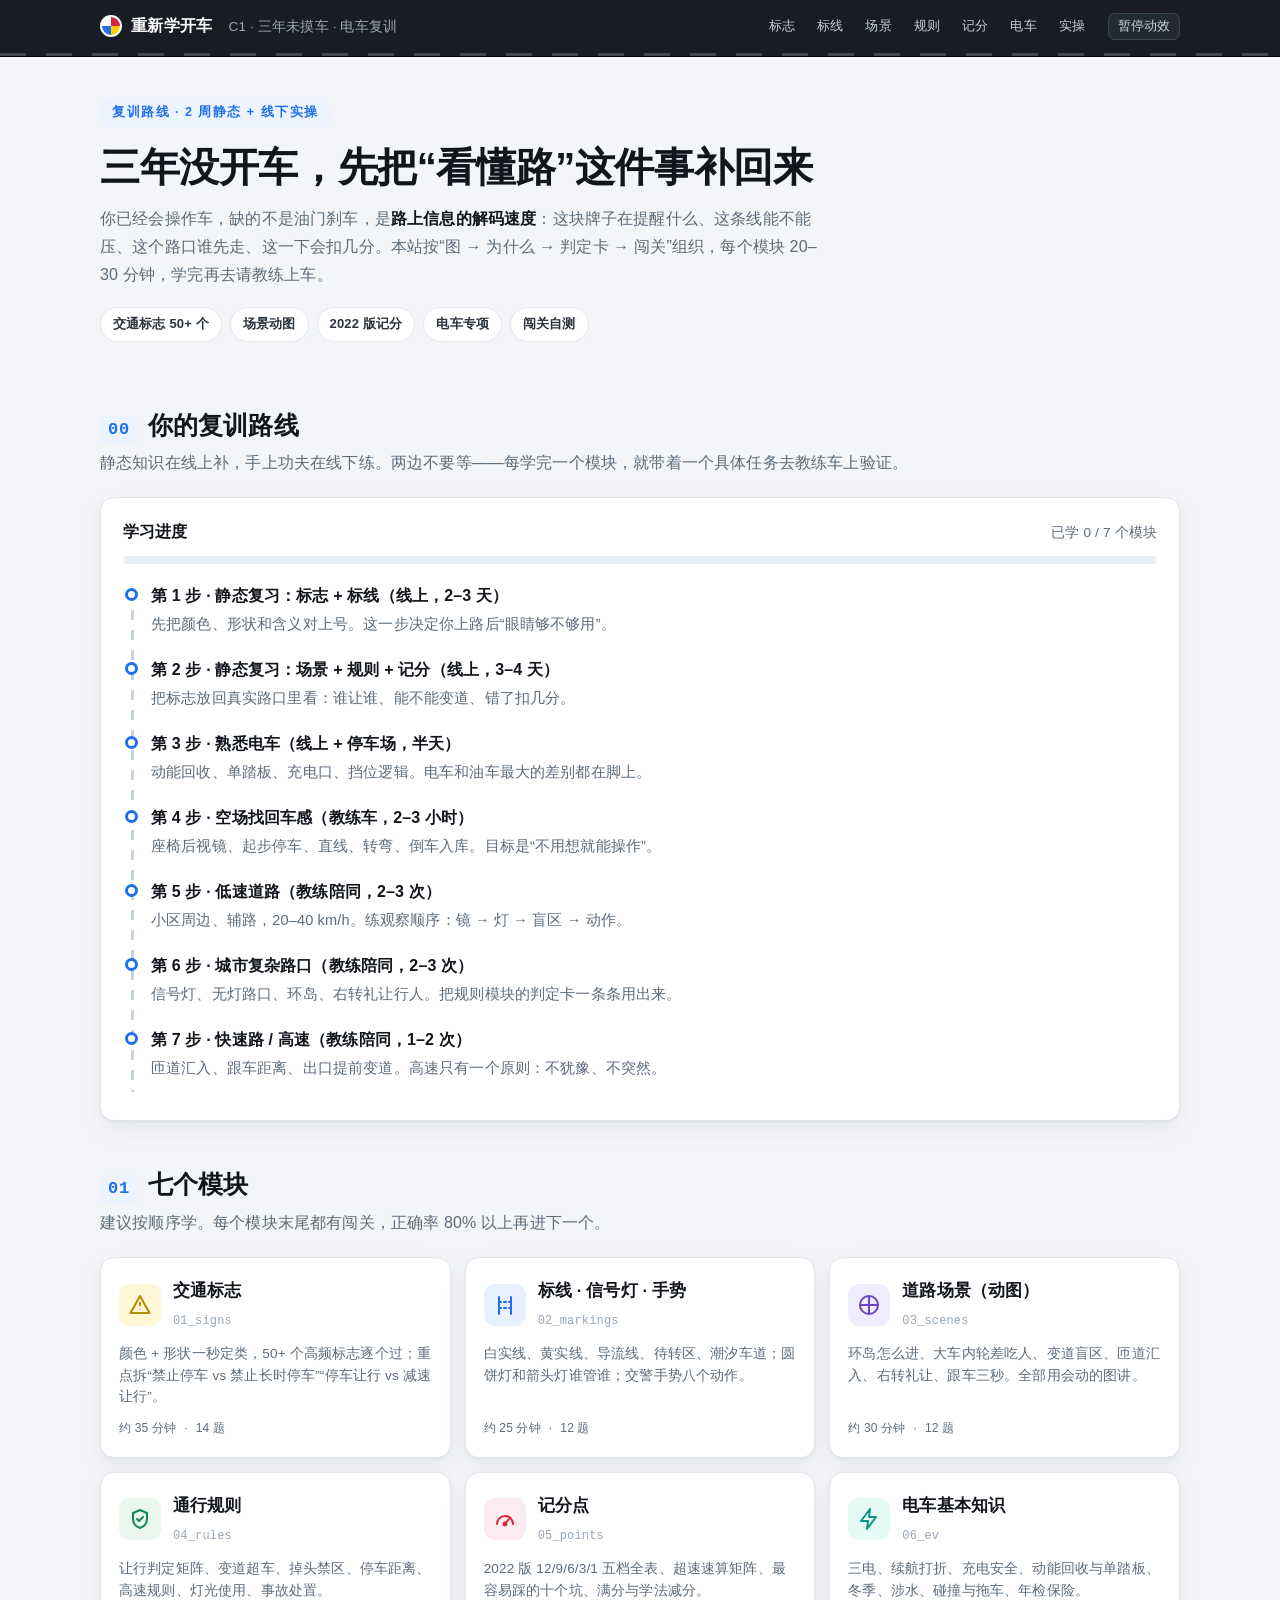
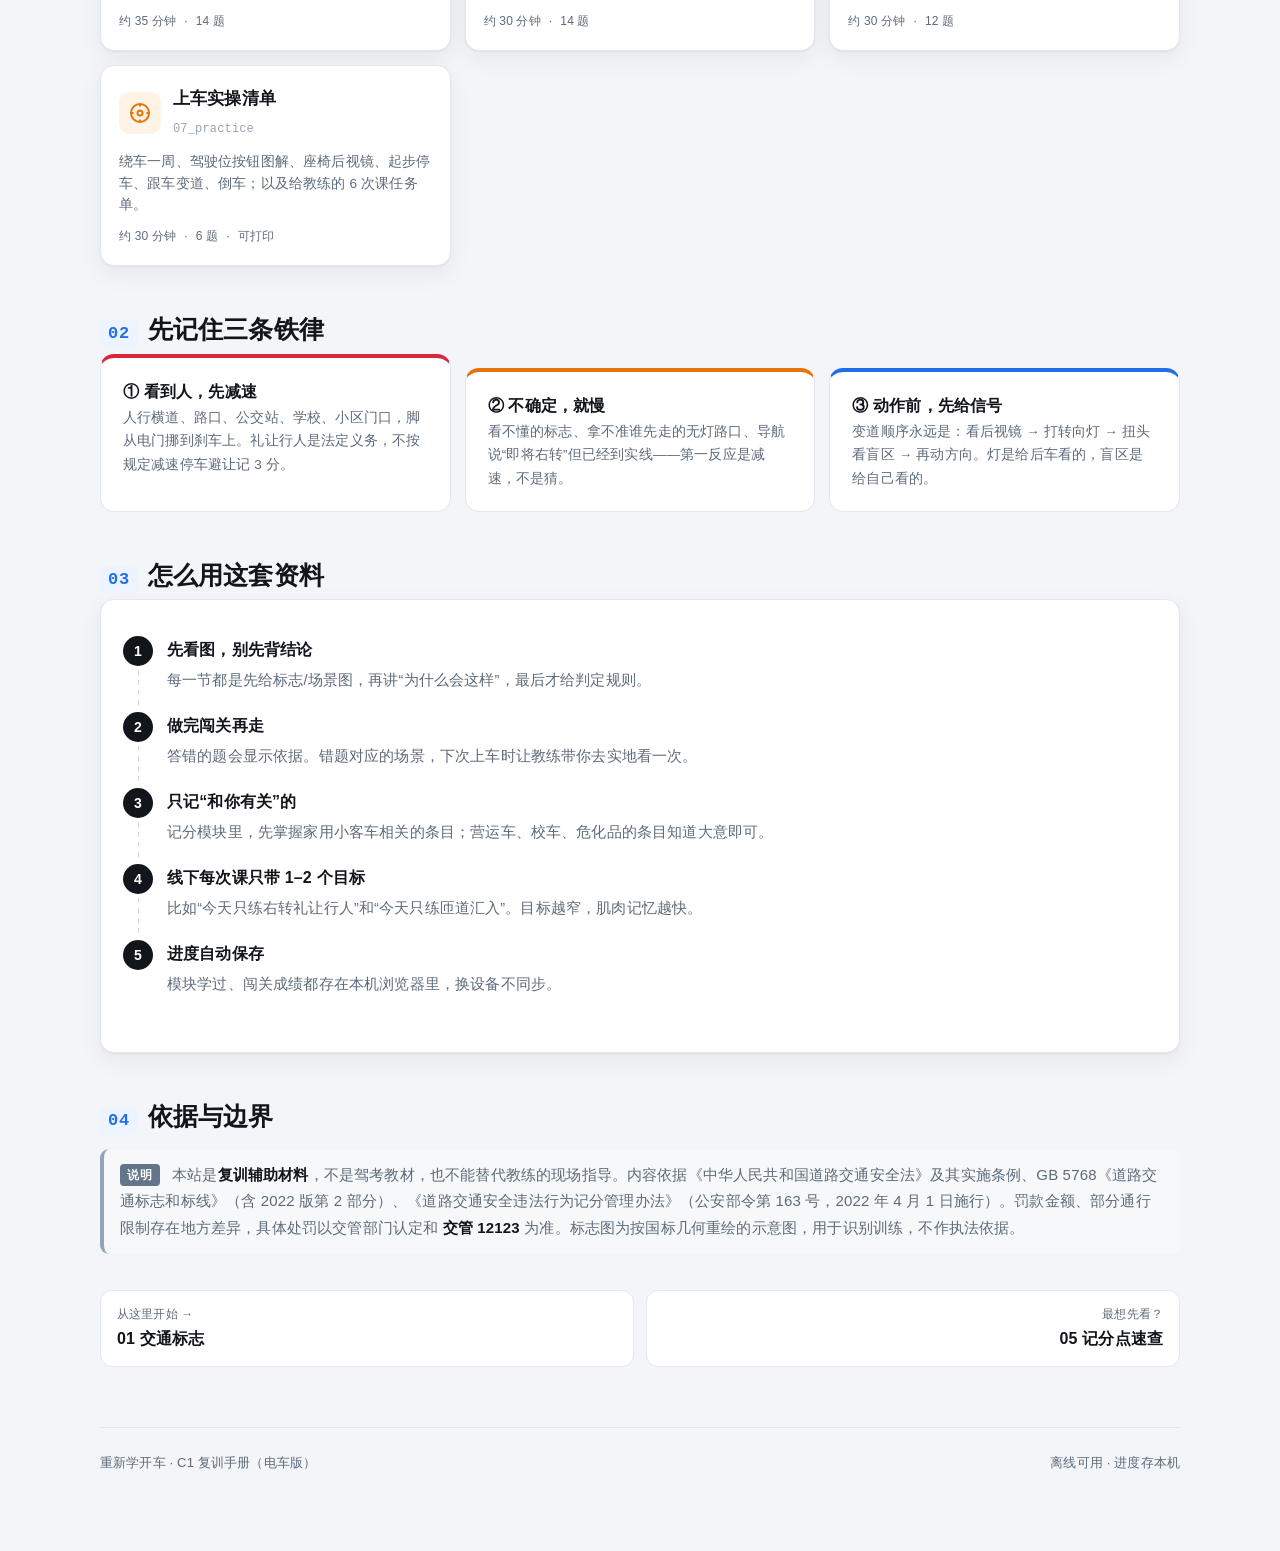
<file: index.html>
<!DOCTYPE html>
<html lang="zh-CN">
<head>
<meta charset="utf-8">
<meta name="viewport" content="width=device-width, initial-scale=1">
<title>重新学开车 · C1 复训手册（电车版）</title>
<meta name="description" content="三年没摸车的 C1 复训手册：交通标志、标线、道路场景、通行规则、记分点、电车知识与上车实操清单。">
<link rel="stylesheet" href="assets/css/style.css?v=20261127">
</head>
<body>

<header class="topbar">
  <div class="topbar-inner">
    <a class="brand" href="index.html"><span class="brand-dot"></span>重新学开车</a>
    <span class="crumb">C1 · 三年未摸车 · 电车复训</span>
    <span class="topbar-spacer"></span>
    <nav class="topbar-nav">
      <a href="01_signs.html">标志</a>
      <a href="02_markings.html">标线</a>
      <a href="03_scenes.html">场景</a>
      <a href="04_rules.html">规则</a>
      <a href="05_points.html">记分</a>
      <a href="06_ev.html">电车</a>
      <a href="07_practice.html">实操</a>
    </nav>
  </div>
</header>

<main class="wrap">

  <section class="hero">
    <span class="eyebrow">复训路线 · 2 周静态 + 线下实操</span>
    <h1>三年没开车，先把“看懂路”这件事补回来</h1>
    <p>你已经会操作车，缺的不是油门刹车，是<b>路上信息的解码速度</b>：这块牌子在提醒什么、这条线能不能压、这个路口谁先走、这一下会扣几分。本站按“图 → 为什么 → 判定卡 → 闯关”组织，每个模块 20–30 分钟，学完再去请教练上车。</p>
    <div class="hero-tags">
      <span class="chip">交通标志 50+ 个</span>
      <span class="chip">场景动图</span>
      <span class="chip">2022 版记分</span>
      <span class="chip">电车专项</span>
      <span class="chip">闯关自测</span>
    </div>
  </section>

  <section class="sec" id="route">
    <h2><span class="num">00</span>你的复训路线</h2>
    <p class="lead">静态知识在线上补，手上功夫在线下练。两边不要等——每学完一个模块，就带着一个具体任务去教练车上验证。</p>

    <div class="card">
      <div class="flex" style="justify-content:space-between">
        <b>学习进度</b>
        <span class="small muted" id="overall-text">已学 0 / 7 个模块</span>
      </div>
      <div class="progress" style="margin:10px 0 18px"><i id="overall-progress" style="width:0%"></i></div>

      <div class="route">
        <div class="route-item" data-mod="01_signs">
          <b>第 1 步 · 静态复习：标志 + 标线（线上，2–3 天）</b>
          <span>先把颜色、形状和含义对上号。这一步决定你上路后“眼睛够不够用”。</span>
        </div>
        <div class="route-item" data-mod="03_scenes">
          <b>第 2 步 · 静态复习：场景 + 规则 + 记分（线上，3–4 天）</b>
          <span>把标志放回真实路口里看：谁让谁、能不能变道、错了扣几分。</span>
        </div>
        <div class="route-item" data-mod="06_ev">
          <b>第 3 步 · 熟悉电车（线上 + 停车场，半天）</b>
          <span>动能回收、单踏板、充电口、挡位逻辑。电车和油车最大的差别都在脚上。</span>
        </div>
        <div class="route-item" data-mod="07_practice">
          <b>第 4 步 · 空场找回车感（教练车，2–3 小时）</b>
          <span>座椅后视镜、起步停车、直线、转弯、倒车入库。目标是“不用想就能操作”。</span>
        </div>
        <div class="route-item">
          <b>第 5 步 · 低速道路（教练陪同，2–3 次）</b>
          <span>小区周边、辅路，20–40 km/h。练观察顺序：镜 → 灯 → 盲区 → 动作。</span>
        </div>
        <div class="route-item">
          <b>第 6 步 · 城市复杂路口（教练陪同，2–3 次）</b>
          <span>信号灯、无灯路口、环岛、右转礼让行人。把规则模块的判定卡一条条用出来。</span>
        </div>
        <div class="route-item">
          <b>第 7 步 · 快速路 / 高速（教练陪同，1–2 次）</b>
          <span>匝道汇入、跟车距离、出口提前变道。高速只有一个原则：不犹豫、不突然。</span>
        </div>
      </div>
    </div>
  </section>

  <section class="sec" id="modules">
    <h2><span class="num">01</span>七个模块</h2>
    <p class="lead">建议按顺序学。每个模块末尾都有闯关，正确率 80% 以上再进下一个。</p>

    <div class="mod-grid">

      <a class="mod" href="01_signs.html" data-mod="01_signs">
        <div class="mod-top">
          <span class="mod-ico" style="background:#fff6d6">
            <svg viewBox="0 0 24 24" fill="none" stroke="#b58900" stroke-width="2" stroke-linejoin="round"><path d="M12 3l9.5 17h-19z"/><path d="M12 9v4M12 16.5v.5"/></svg>
          </span>
          <span><span class="mod-t">交通标志</span><br><span class="num-tag">01_signs</span></span>
        </div>
        <div class="mod-d">颜色 + 形状一秒定类，50+ 个高频标志逐个过；重点拆“禁止停车 vs 禁止长时停车”“停车让行 vs 减速让行”。</div>
        <div class="mod-meta"><span>约 35 分钟</span><span>·</span><span>14 题</span></div>
      </a>

      <a class="mod" href="02_markings.html" data-mod="02_markings">
        <div class="mod-top">
          <span class="mod-ico" style="background:#e8f0ff">
            <svg viewBox="0 0 24 24" fill="none" stroke="#1f6feb" stroke-width="2" stroke-linecap="round"><path d="M6 21V4M18 21V4"/><path d="M6 9h12M6 15h12" stroke-dasharray="2 3"/></svg>
          </span>
          <span><span class="mod-t">标线 · 信号灯 · 手势</span><br><span class="num-tag">02_markings</span></span>
        </div>
        <div class="mod-d">白实线、黄实线、导流线、待转区、潮汐车道；圆饼灯和箭头灯谁管谁；交警手势八个动作。</div>
        <div class="mod-meta"><span>约 25 分钟</span><span>·</span><span>12 题</span></div>
      </a>

      <a class="mod" href="03_scenes.html" data-mod="03_scenes">
        <div class="mod-top">
          <span class="mod-ico" style="background:#f0ecff">
            <svg viewBox="0 0 24 24" fill="none" stroke="#6b46c1" stroke-width="2" stroke-linecap="round"><circle cx="12" cy="12" r="9"/><path d="M12 3v18M3 12h18"/></svg>
          </span>
          <span><span class="mod-t">道路场景（动图）</span><br><span class="num-tag">03_scenes</span></span>
        </div>
        <div class="mod-d">环岛怎么进、大车内轮差吃人、变道盲区、匝道汇入、右转礼让、跟车三秒。全部用会动的图讲。</div>
        <div class="mod-meta"><span>约 30 分钟</span><span>·</span><span>12 题</span></div>
      </a>

      <a class="mod" href="04_rules.html" data-mod="04_rules">
        <div class="mod-top">
          <span class="mod-ico" style="background:#e9f7ef">
            <svg viewBox="0 0 24 24" fill="none" stroke="#0f8a54" stroke-width="2" stroke-linecap="round" stroke-linejoin="round"><path d="M12 3l7 3v6c0 4.5-3 7.5-7 9-4-1.5-7-4.5-7-9V6z"/><path d="M9 12l2 2 4-4"/></svg>
          </span>
          <span><span class="mod-t">通行规则</span><br><span class="num-tag">04_rules</span></span>
        </div>
        <div class="mod-d">让行判定矩阵、变道超车、掉头禁区、停车距离、高速规则、灯光使用、事故处置。</div>
        <div class="mod-meta"><span>约 35 分钟</span><span>·</span><span>14 题</span></div>
      </a>

      <a class="mod" href="05_points.html" data-mod="05_points">
        <div class="mod-top">
          <span class="mod-ico" style="background:#fdecef">
            <svg viewBox="0 0 24 24" fill="none" stroke="#d7263d" stroke-width="2" stroke-linecap="round"><path d="M4 17a8 8 0 1 1 16 0"/><path d="M12 17l4-5"/><circle cx="12" cy="17" r="1.4" fill="#d7263d"/></svg>
          </span>
          <span><span class="mod-t">记分点</span><br><span class="num-tag">05_points</span></span>
        </div>
        <div class="mod-d">2022 版 12/9/6/3/1 五档全表、超速速算矩阵、最容易踩的十个坑、满分与学法减分。</div>
        <div class="mod-meta"><span>约 30 分钟</span><span>·</span><span>14 题</span></div>
      </a>

      <a class="mod" href="06_ev.html" data-mod="06_ev">
        <div class="mod-top">
          <span class="mod-ico" style="background:#e6fbf6">
            <svg viewBox="0 0 24 24" fill="none" stroke="#0d9488" stroke-width="2" stroke-linejoin="round"><path d="M13 2L4 14h7l-1 8 9-12h-7z"/></svg>
          </span>
          <span><span class="mod-t">电车基本知识</span><br><span class="num-tag">06_ev</span></span>
        </div>
        <div class="mod-d">三电、续航打折、充电安全、动能回收与单踏板、冬季、涉水、碰撞与拖车、年检保险。</div>
        <div class="mod-meta"><span>约 30 分钟</span><span>·</span><span>12 题</span></div>
      </a>

      <a class="mod" href="07_practice.html" data-mod="07_practice">
        <div class="mod-top">
          <span class="mod-ico" style="background:#fff3e6">
            <svg viewBox="0 0 24 24" fill="none" stroke="#e8720c" stroke-width="2"><circle cx="12" cy="12" r="9"/><circle cx="12" cy="12" r="2.5"/><path d="M12 3v2.5M12 18.5V21M3 12h2.5M18.5 12H21"/></svg>
          </span>
          <span><span class="mod-t">上车实操清单</span><br><span class="num-tag">07_practice</span></span>
        </div>
        <div class="mod-d">绕车一周、驾驶位按钮图解、座椅后视镜、起步停车、跟车变道、倒车；以及给教练的 6 次课任务单。</div>
        <div class="mod-meta"><span>约 30 分钟</span><span>·</span><span>6 题</span><span>·</span><span>可打印</span></div>
      </a>

    </div>
  </section>

  <section class="sec" id="rules3">
    <h2><span class="num">02</span>先记住三条铁律</h2>
    <div class="grid g3">
      <div class="card flat" style="border-top:4px solid var(--red)">
        <b>① 看到人，先减速</b>
        <p class="small muted mb0">人行横道、路口、公交站、学校、小区门口，脚从电门挪到刹车上。礼让行人是法定义务，不按规定减速停车避让记 3 分。</p>
      </div>
      <div class="card flat" style="border-top:4px solid var(--orange)">
        <b>② 不确定，就慢</b>
        <p class="small muted mb0">看不懂的标志、拿不准谁先走的无灯路口、导航说“即将右转”但已经到实线——第一反应是减速，不是猜。</p>
      </div>
      <div class="card flat" style="border-top:4px solid var(--blue)">
        <b>③ 动作前，先给信号</b>
        <p class="small muted mb0">变道顺序永远是：看后视镜 → 打转向灯 → 扭头看盲区 → 再动方向。灯是给后车看的，盲区是给自己看的。</p>
      </div>
    </div>
  </section>

  <section class="sec" id="how">
    <h2><span class="num">03</span>怎么用这套资料</h2>
    <div class="card">
      <ol class="steps">
        <li><b>先看图，别先背结论</b><span>每一节都是先给标志/场景图，再讲“为什么会这样”，最后才给判定规则。</span></li>
        <li><b>做完闯关再走</b><span>答错的题会显示依据。错题对应的场景，下次上车时让教练带你去实地看一次。</span></li>
        <li><b>只记“和你有关”的</b><span>记分模块里，先掌握家用小客车相关的条目；营运车、校车、危化品的条目知道大意即可。</span></li>
        <li><b>线下每次课只带 1–2 个目标</b><span>比如“今天只练右转礼让行人”和“今天只练匝道汇入”。目标越窄，肌肉记忆越快。</span></li>
        <li><b>进度自动保存</b><span>模块学过、闯关成绩都存在本机浏览器里，换设备不同步。</span></li>
      </ol>
    </div>
  </section>

  <section class="sec" id="notice">
    <h2><span class="num">04</span>依据与边界</h2>
    <div class="note">
      <span class="lbl">说明</span>
      本站是<b>复训辅助材料</b>，不是驾考教材，也不能替代教练的现场指导。内容依据《中华人民共和国道路交通安全法》及其实施条例、GB 5768《道路交通标志和标线》（含 2022 版第 2 部分）、《道路交通安全违法行为记分管理办法》（公安部令第 163 号，2022 年 4 月 1 日施行）。罚款金额、部分通行限制存在地方差异，具体处罚以交管部门认定和 <b>交管 12123</b> 为准。标志图为按国标几何重绘的示意图，用于识别训练，不作执法依据。
    </div>
  </section>

  <div class="pager">
    <a href="01_signs.html">
      <div class="pdir">从这里开始 →</div>
      <div class="pt">01 交通标志</div>
    </a>
    <a href="05_points.html" class="next">
      <div class="pdir">最想先看？</div>
      <div class="pt">05 记分点速查</div>
    </a>
  </div>

  <footer class="foot">
    <div class="fr">
      <span>重新学开车 · C1 复训手册（电车版）</span>
      <span>离线可用 · 进度存本机</span>
    </div>
  </footer>
</main>

<script src="assets/js/signs.js"></script>
<script src="assets/js/app.js?v=20261127"></script>
</body>
</html>
</file>
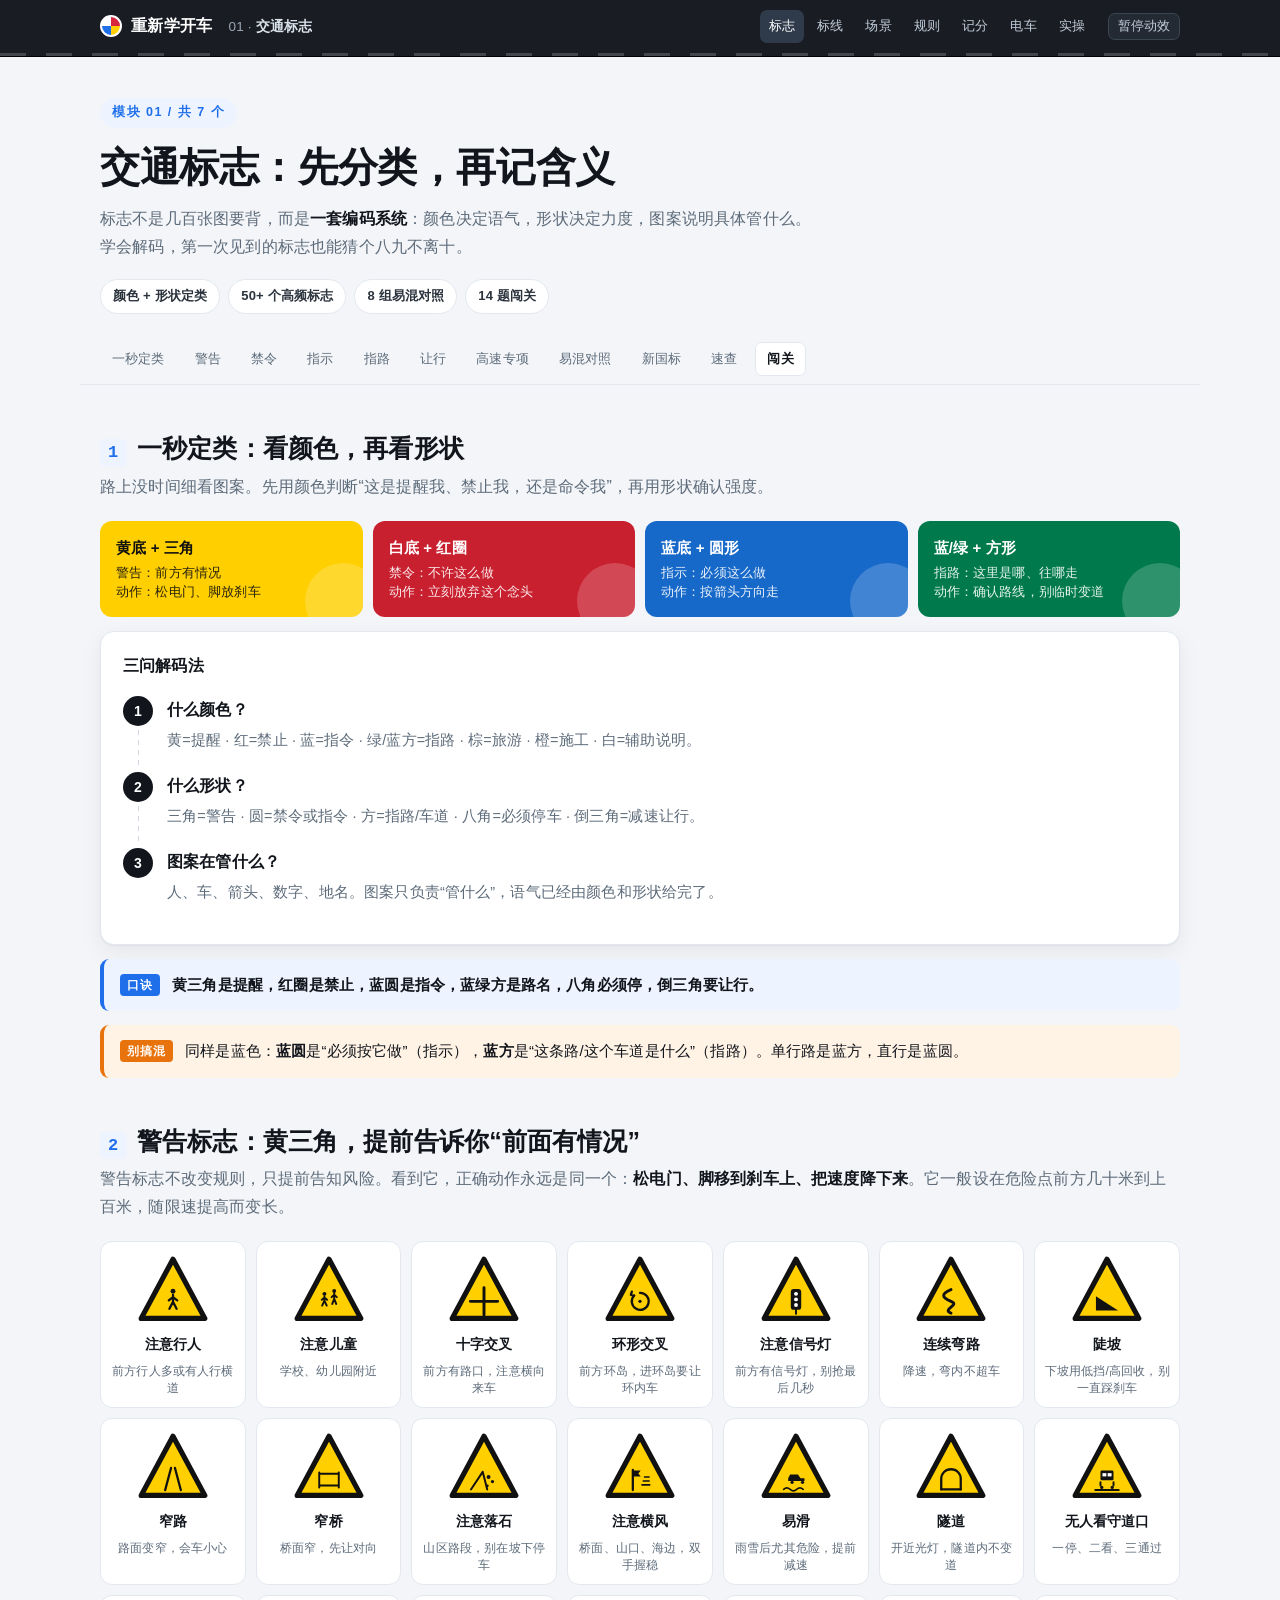
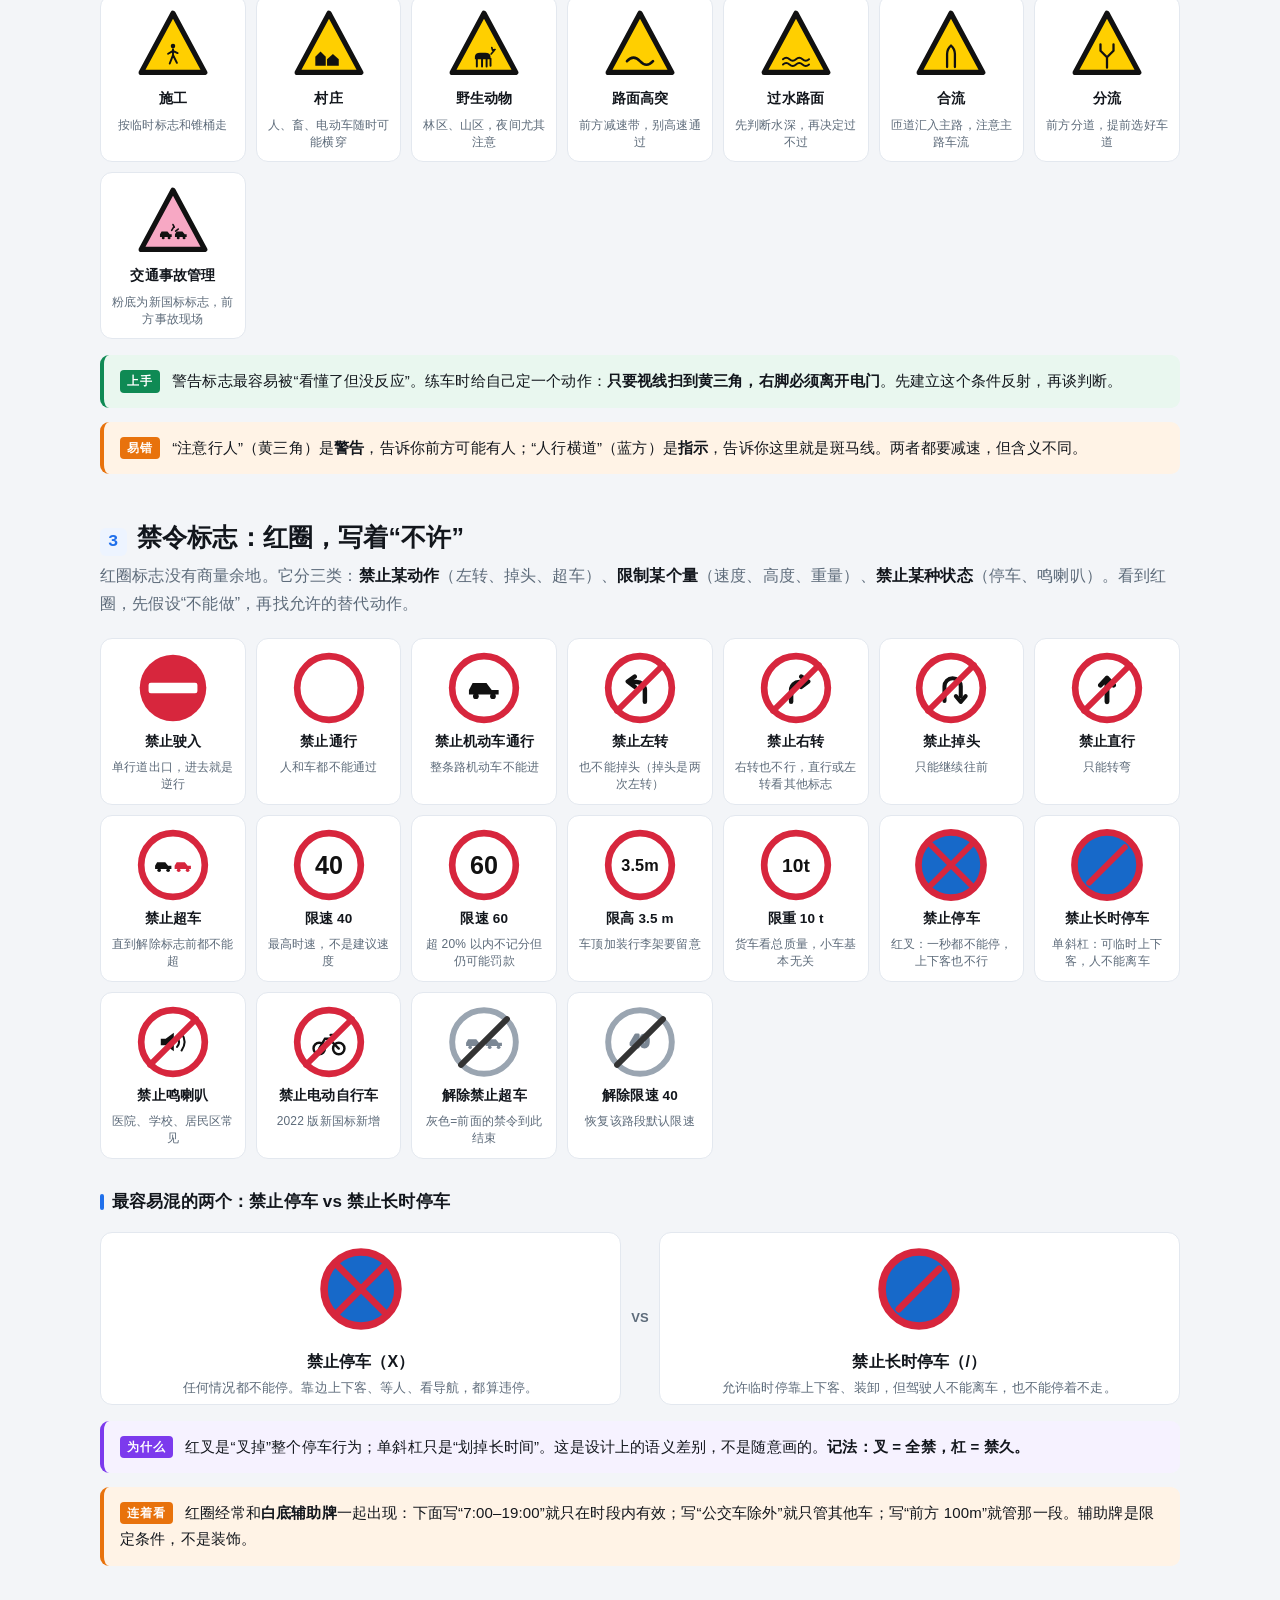
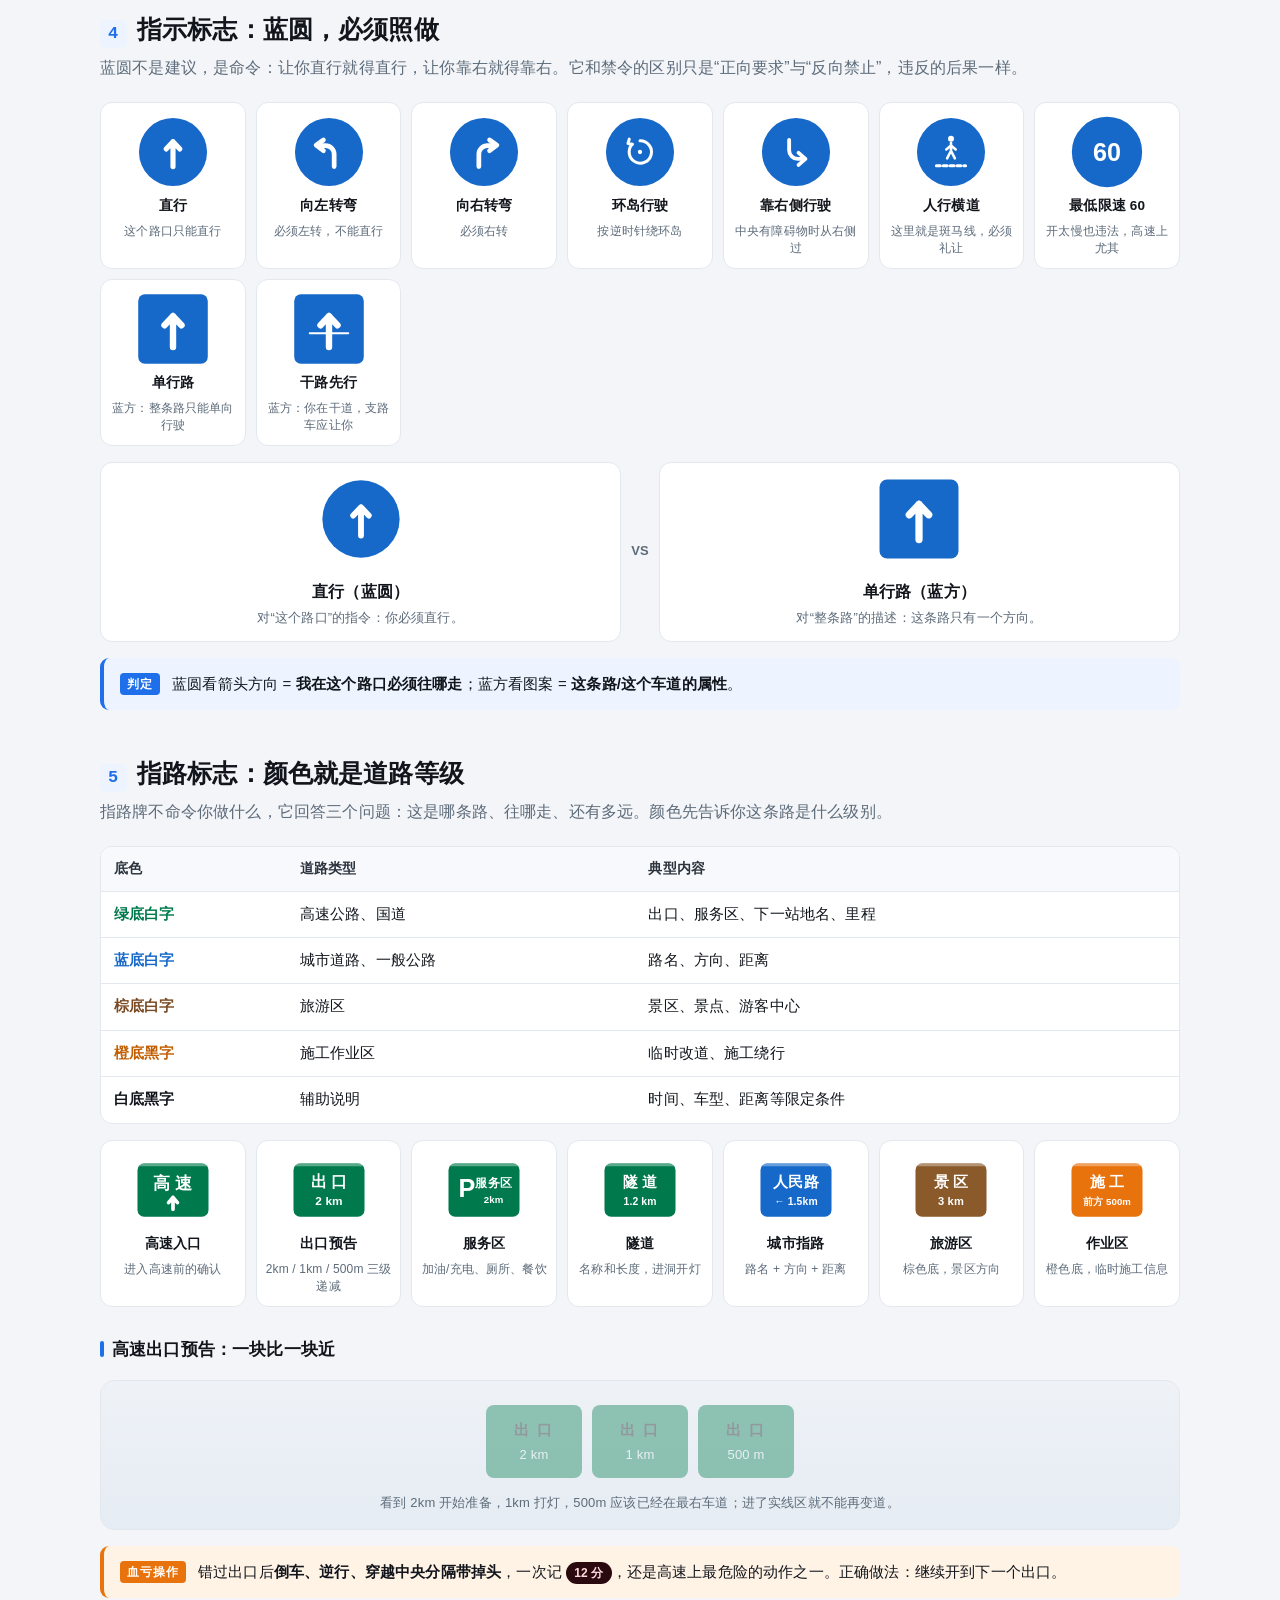
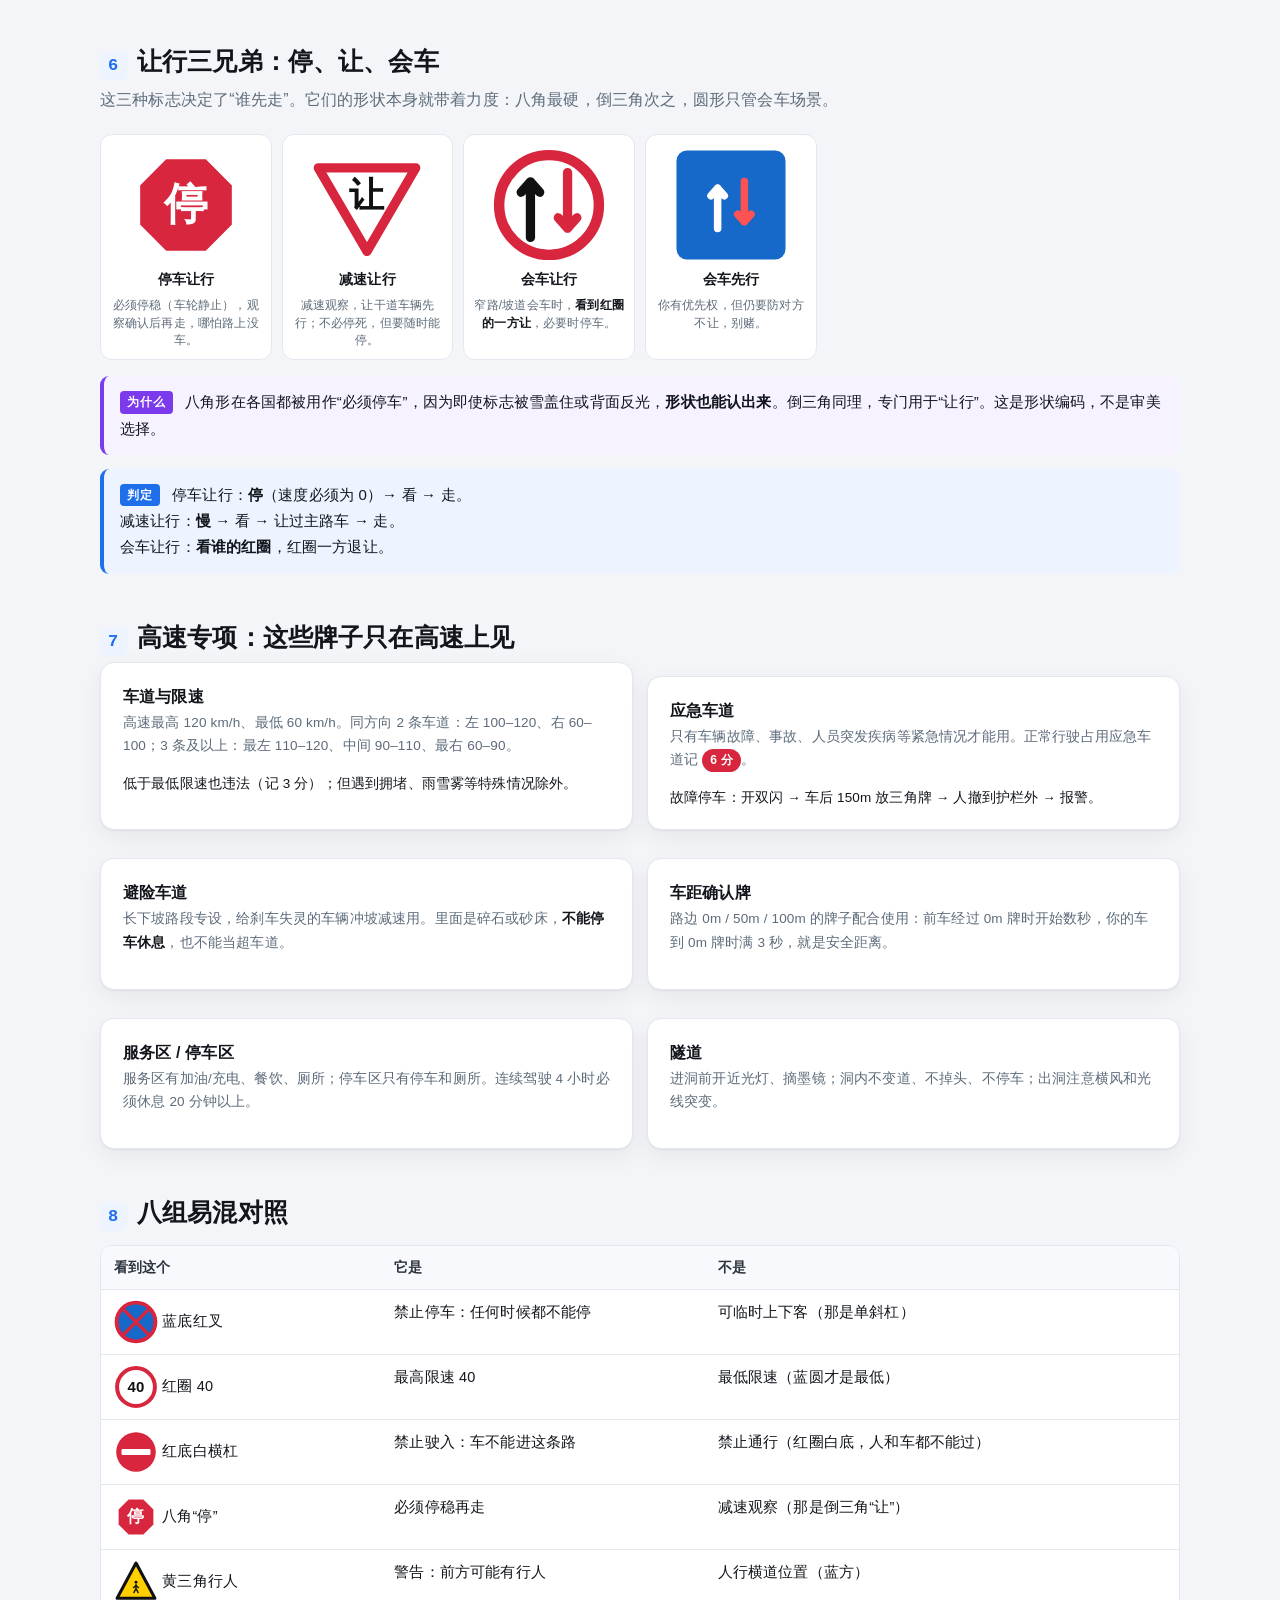
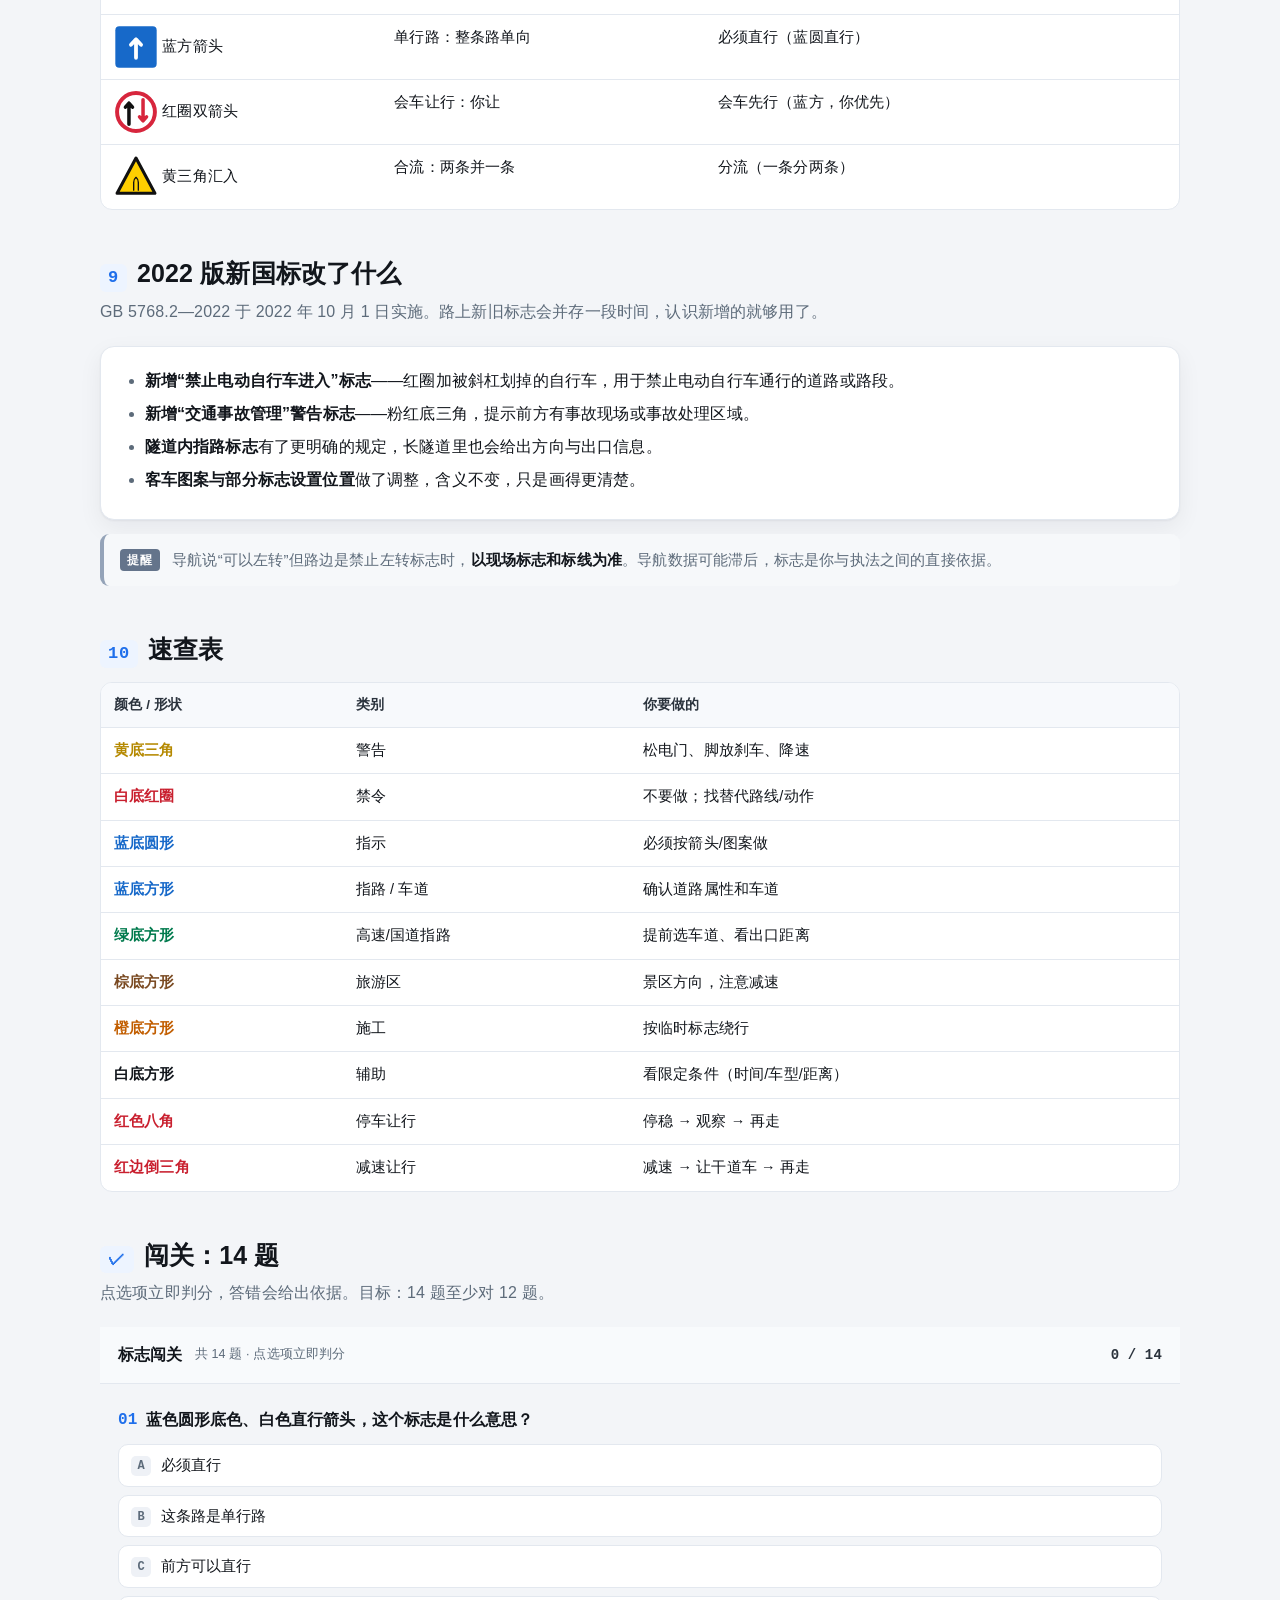
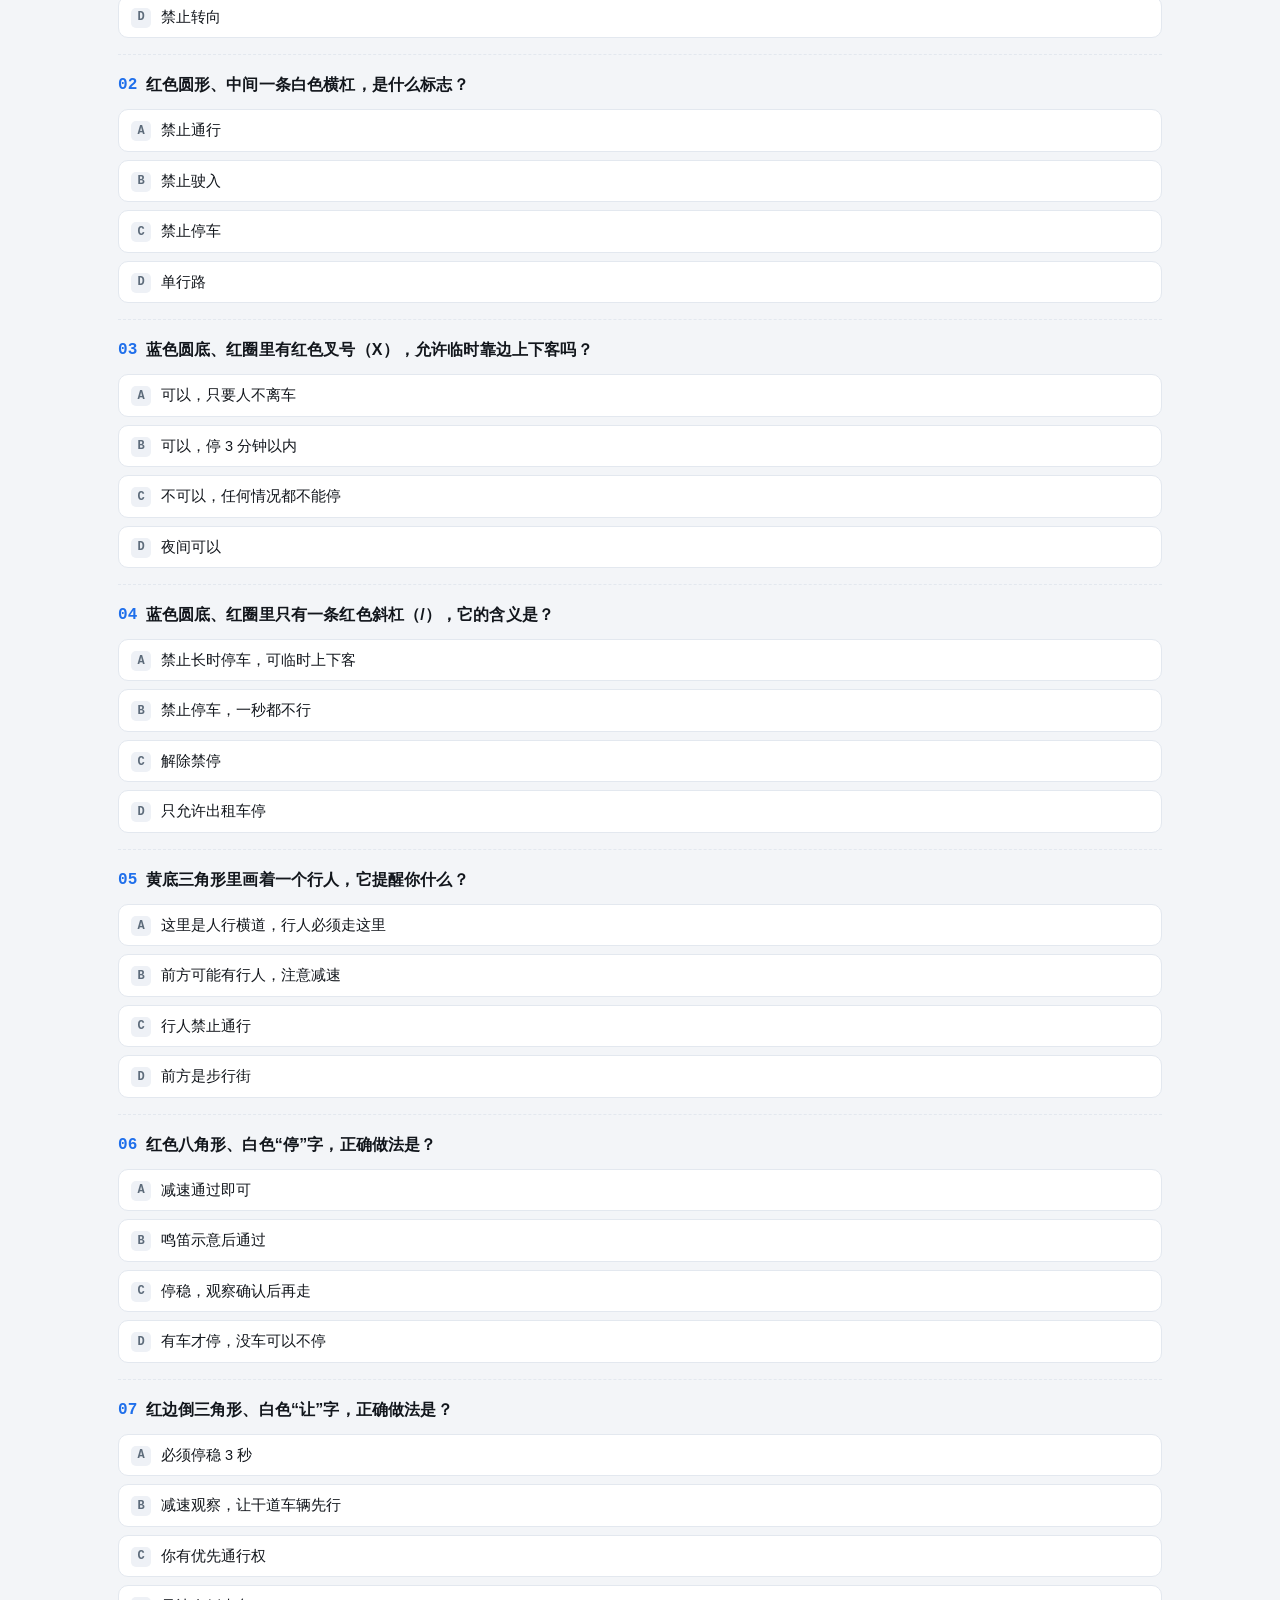
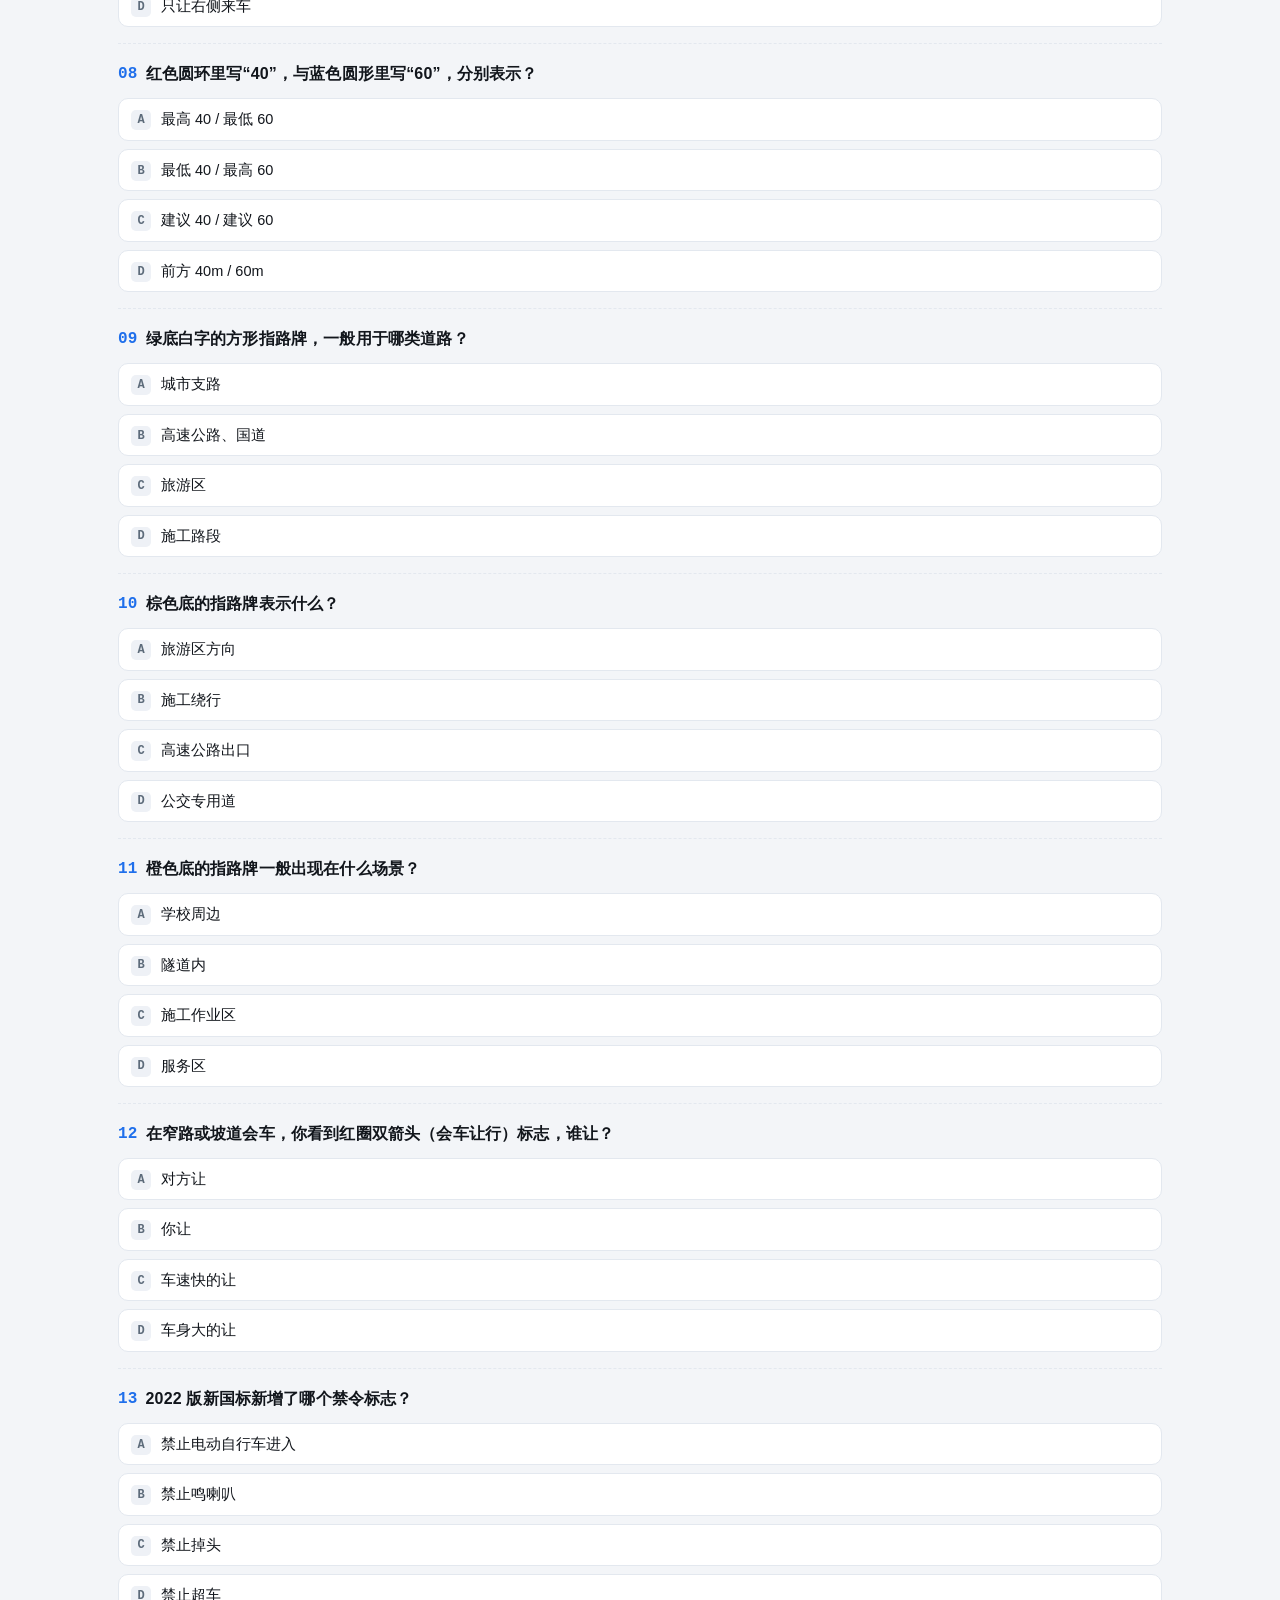
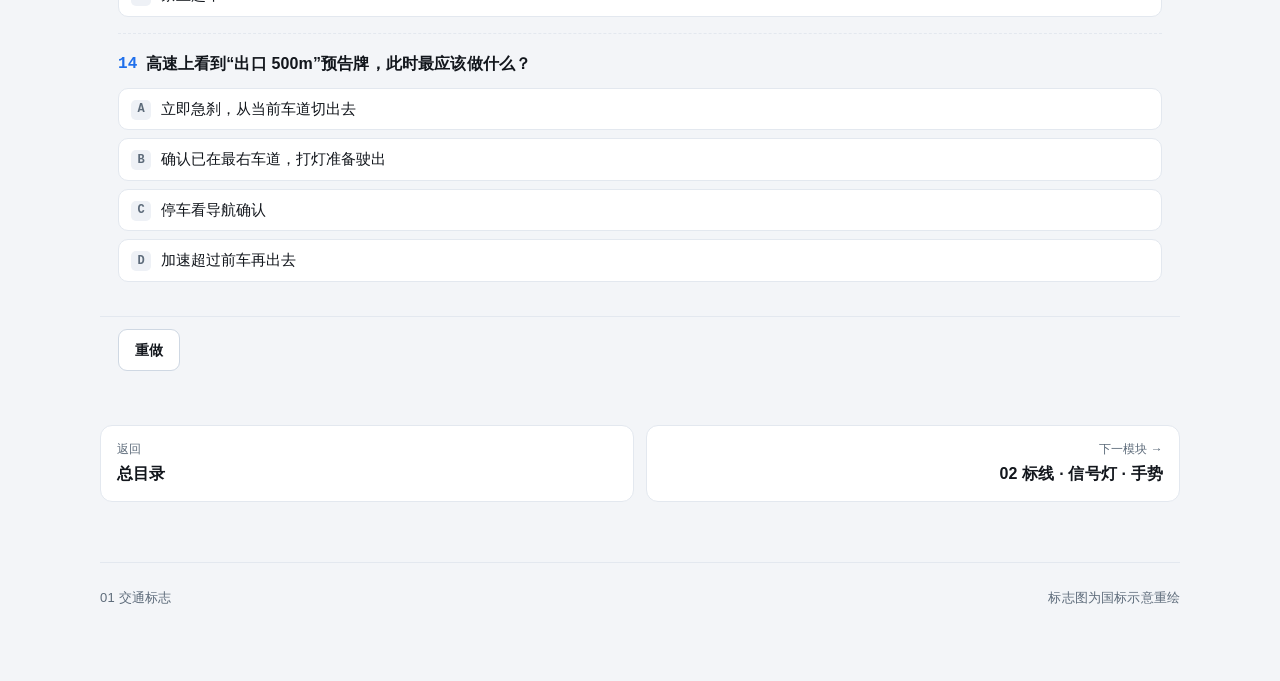
<file: 01_signs.html>
<!DOCTYPE html>
<html lang="zh-CN">
<head>
<meta charset="utf-8">
<meta name="viewport" content="width=device-width, initial-scale=1">
<title>01 交通标志 · 重新学开车</title>
<link rel="stylesheet" href="assets/css/style.css?v=20261127">
<style>
  .decode { display: grid; grid-template-columns: repeat(auto-fit, minmax(160px, 1fr)); gap: 10px; }
  .decode-item { border-radius: 12px; padding: 14px 16px; min-height: 96px; position: relative; overflow: hidden; }
  .decode-item .dt { font-weight: 800; font-size: 15px; margin-bottom: 3px; }
  .decode-item .dd { font-size: 12.5px; line-height: 1.5; opacity: .9; }
  .decode-item .sw { position: absolute; right: -18px; bottom: -22px; width: 76px; height: 76px; border-radius: 50%; background: rgba(255,255,255,.18); }

  @keyframes fadeUp { from { opacity: 0; transform: translateY(10px); } to { opacity: 1; transform: none; } }
  .fade-seq > * { animation: fadeUp .7s ease both; }
  .fade-seq > *:nth-child(2) { animation-delay: .3s; }
  .fade-seq > *:nth-child(3) { animation-delay: .6s; }
  .fade-seq > *:nth-child(4) { animation-delay: .9s; }

  @keyframes slashIn { 0%, 12% { stroke-dashoffset: 80; opacity: .2; } 42%, 88% { stroke-dashoffset: 0; opacity: 1; } 100% { stroke-dashoffset: 80; opacity: .2; } }
  .cmp-anim [data-sign="p-noparking"] svg path { stroke-dasharray: 80; animation: slashIn 4s ease-in-out infinite; }
  .cmp-anim [data-sign="p-noparking"] svg path:nth-of-type(2) { animation-delay: .3s; }
  .cmp-anim [data-sign="p-nolongparking"] svg path { stroke-dasharray: 70; animation: slashIn 4s ease-in-out infinite; }
  .cmp-anim .cmp-box { padding-bottom: 6px; }

  .exitseq { display: flex; gap: 10px; justify-content: center; flex-wrap: wrap; padding: 10px 0 4px; }
  .ex {
    background: #007a4d; color: #fff; border-radius: 8px; padding: 12px 18px; text-align: center;
    min-width: 96px; opacity: .4; animation: light 4.8s ease-in-out infinite; animation-delay: var(--d);
    box-shadow: 0 0 0 0 rgba(0,122,77,0);
  }
  .ex b { display: block; font-size: 15px; letter-spacing: .12em; }
  .ex span { display: block; font-size: 13px; opacity: .9; }
  @keyframes light {
    0%, 33% { opacity: 1; transform: translateY(-2px); box-shadow: 0 6px 16px rgba(0,122,77,.28); }
    42%, 100% { opacity: .4; transform: none; box-shadow: 0 0 0 0 rgba(0,122,77,0); }
  }
  .exitcap { text-align: center; font-size: 13px; color: var(--muted); margin-top: 10px; }
  .sign-item.tall .smean { min-height: 2.9em; }
</style>
</head>
<body data-mod="01_signs">

<header class="topbar">
  <div class="topbar-inner">
    <a class="brand" href="index.html"><span class="brand-dot"></span>重新学开车</a>
    <span class="crumb">01 · <b>交通标志</b></span>
    <span class="topbar-spacer"></span>
    <nav class="topbar-nav">
      <a href="01_signs.html" class="on">标志</a>
      <a href="02_markings.html">标线</a>
      <a href="03_scenes.html">场景</a>
      <a href="04_rules.html">规则</a>
      <a href="05_points.html">记分</a>
      <a href="06_ev.html">电车</a>
      <a href="07_practice.html">实操</a>
    </nav>
  </div>
</header>

<main class="wrap">

  <section class="hero">
    <span class="eyebrow">模块 01 / 共 7 个</span>
    <h1>交通标志：先分类，再记含义</h1>
    <p>标志不是几百张图要背，而是<b>一套编码系统</b>：颜色决定语气，形状决定力度，图案说明具体管什么。学会解码，第一次见到的标志也能猜个八九不离十。</p>
    <div class="hero-tags">
      <span class="chip">颜色 + 形状定类</span>
      <span class="chip">50+ 个高频标志</span>
      <span class="chip">8 组易混对照</span>
      <span class="chip">14 题闯关</span>
    </div>
  </section>

  <nav class="toc">
    <a href="#s1" class="on">一秒定类</a>
    <a href="#s2">警告</a>
    <a href="#s3">禁令</a>
    <a href="#s4">指示</a>
    <a href="#s5">指路</a>
    <a href="#s6">让行</a>
    <a href="#s7">高速专项</a>
    <a href="#s8">易混对照</a>
    <a href="#s9">新国标</a>
    <a href="#s10">速查</a>
    <a href="#quiz">闯关</a>
  </nav>

  <!-- ================= 1 ================= -->
  <section class="sec" id="s1">
    <h2><span class="num">1</span>一秒定类：看颜色，再看形状</h2>
    <p class="lead">路上没时间细看图案。先用颜色判断“这是提醒我、禁止我，还是命令我”，再用形状确认强度。</p>

    <div class="decode fade-seq">
      <div class="decode-item" style="background:#ffcf00;color:#111">
        <div class="dt">黄底 + 三角</div>
        <div class="dd">警告：前方有情况<br>动作：松电门、脚放刹车</div>
        <div class="sw"></div>
      </div>
      <div class="decode-item" style="background:#c9202f">
        <div class="dt">白底 + 红圈</div>
        <div class="dd">禁令：不许这么做<br>动作：立刻放弃这个念头</div>
        <div class="sw"></div>
      </div>
      <div class="decode-item" style="background:#1769c9">
        <div class="dt">蓝底 + 圆形</div>
        <div class="dd">指示：必须这么做<br>动作：按箭头方向走</div>
        <div class="sw"></div>
      </div>
      <div class="decode-item" style="background:#007a4d">
        <div class="dt">蓝/绿 + 方形</div>
        <div class="dd">指路：这里是哪、往哪走<br>动作：确认路线，别临时变道</div>
        <div class="sw"></div>
      </div>
    </div>

    <div class="card" style="margin-top:14px">
      <b>三问解码法</b>
      <ol class="steps" style="margin-bottom:0">
        <li><b>什么颜色？</b><span>黄=提醒 · 红=禁止 · 蓝=指令 · 绿/蓝方=指路 · 棕=旅游 · 橙=施工 · 白=辅助说明。</span></li>
        <li><b>什么形状？</b><span>三角=警告 · 圆=禁令或指令 · 方=指路/车道 · 八角=必须停车 · 倒三角=减速让行。</span></li>
        <li><b>图案在管什么？</b><span>人、车、箭头、数字、地名。图案只负责“管什么”，语气已经由颜色和形状给完了。</span></li>
      </ol>
    </div>

    <div class="rule">
      <span class="lbl">口诀</span>
      <b>黄三角是提醒，红圈是禁止，蓝圆是指令，蓝绿方是路名，八角必须停，倒三角要让行。</b>
    </div>

    <div class="trap">
      <span class="lbl">别搞混</span>
      同样是蓝色：<b>蓝圆</b>是“必须按它做”（指示），<b>蓝方</b>是“这条路/这个车道是什么”（指路）。单行路是蓝方，直行是蓝圆。
    </div>
  </section>

  <!-- ================= 2 ================= -->
  <section class="sec" id="s2">
    <h2><span class="num">2</span>警告标志：黄三角，提前告诉你“前面有情况”</h2>
    <p class="lead">警告标志不改变规则，只提前告知风险。看到它，正确动作永远是同一个：<b>松电门、脚移到刹车上、把速度降下来</b>。它一般设在危险点前方几十米到上百米，随限速提高而变长。</p>

    <div class="sign-grid">
      <div class="sign-item"><span class="sign" data-sign="w-crosswalk"></span><span class="sname">注意行人</span><span class="smean">前方行人多或有人行横道</span></div>
      <div class="sign-item"><span class="sign" data-sign="w-children"></span><span class="sname">注意儿童</span><span class="smean">学校、幼儿园附近</span></div>
      <div class="sign-item"><span class="sign" data-sign="w-cross"></span><span class="sname">十字交叉</span><span class="smean">前方有路口，注意横向来车</span></div>
      <div class="sign-item"><span class="sign" data-sign="w-roundabout"></span><span class="sname">环形交叉</span><span class="smean">前方环岛，进环岛要让环内车</span></div>
      <div class="sign-item"><span class="sign" data-sign="w-signal"></span><span class="sname">注意信号灯</span><span class="smean">前方有信号灯，别抢最后几秒</span></div>
      <div class="sign-item"><span class="sign" data-sign="w-curves"></span><span class="sname">连续弯路</span><span class="smean">降速，弯内不超车</span></div>
      <div class="sign-item"><span class="sign" data-sign="w-steep"></span><span class="sname">陡坡</span><span class="smean">下坡用低挡/高回收，别一直踩刹车</span></div>
      <div class="sign-item"><span class="sign" data-sign="w-narrow"></span><span class="sname">窄路</span><span class="smean">路面变窄，会车小心</span></div>
      <div class="sign-item"><span class="sign" data-sign="w-bridge"></span><span class="sname">窄桥</span><span class="smean">桥面窄，先让对向</span></div>
      <div class="sign-item"><span class="sign" data-sign="w-rock"></span><span class="sname">注意落石</span><span class="smean">山区路段，别在坡下停车</span></div>
      <div class="sign-item"><span class="sign" data-sign="w-wind"></span><span class="sname">注意横风</span><span class="smean">桥面、山口、海边，双手握稳</span></div>
      <div class="sign-item"><span class="sign" data-sign="w-slip"></span><span class="sname">易滑</span><span class="smean">雨雪后尤其危险，提前减速</span></div>
      <div class="sign-item"><span class="sign" data-sign="w-tunnel"></span><span class="sname">隧道</span><span class="smean">开近光灯，隧道内不变道</span></div>
      <div class="sign-item"><span class="sign" data-sign="w-rail"></span><span class="sname">无人看守道口</span><span class="smean">一停、二看、三通过</span></div>
      <div class="sign-item"><span class="sign" data-sign="w-build"></span><span class="sname">施工</span><span class="smean">按临时标志和锥桶走</span></div>
      <div class="sign-item"><span class="sign" data-sign="w-village"></span><span class="sname">村庄</span><span class="smean">人、畜、电动车随时可能横穿</span></div>
      <div class="sign-item"><span class="sign" data-sign="w-animal"></span><span class="sname">野生动物</span><span class="smean">林区、山区，夜间尤其注意</span></div>
      <div class="sign-item"><span class="sign" data-sign="w-bump"></span><span class="sname">路面高突</span><span class="smean">前方减速带，别高速通过</span></div>
      <div class="sign-item"><span class="sign" data-sign="w-flood"></span><span class="sname">过水路面</span><span class="smean">先判断水深，再决定过不过</span></div>
      <div class="sign-item"><span class="sign" data-sign="w-merge"></span><span class="sname">合流</span><span class="smean">匝道汇入主路，注意主路车流</span></div>
      <div class="sign-item"><span class="sign" data-sign="w-fork"></span><span class="sname">分流</span><span class="smean">前方分道，提前选好车道</span></div>
      <div class="sign-item"><span class="sign" data-sign="w-accident"></span><span class="sname">交通事故管理</span><span class="smean">粉底为新国标标志，前方事故现场</span></div>
    </div>

    <div class="tip">
      <span class="lbl">上手</span>
      警告标志最容易被“看懂了但没反应”。练车时给自己定一个动作：<b>只要视线扫到黄三角，右脚必须离开电门</b>。先建立这个条件反射，再谈判断。
    </div>

    <div class="trap">
      <span class="lbl">易错</span>
      “注意行人”（黄三角）是<b>警告</b>，告诉你前方可能有人；“人行横道”（蓝方）是<b>指示</b>，告诉你这里就是斑马线。两者都要减速，但含义不同。
    </div>
  </section>

  <!-- ================= 3 ================= -->
  <section class="sec" id="s3">
    <h2><span class="num">3</span>禁令标志：红圈，写着“不许”</h2>
    <p class="lead">红圈标志没有商量余地。它分三类：<b>禁止某动作</b>（左转、掉头、超车）、<b>限制某个量</b>（速度、高度、重量）、<b>禁止某种状态</b>（停车、鸣喇叭）。看到红圈，先假设“不能做”，再找允许的替代动作。</p>

    <div class="sign-grid">
      <div class="sign-item"><span class="sign" data-sign="p-noentry"></span><span class="sname">禁止驶入</span><span class="smean">单行道出口，进去就是逆行</span></div>
      <div class="sign-item"><span class="sign" data-sign="p-nopass"></span><span class="sname">禁止通行</span><span class="smean">人和车都不能通过</span></div>
      <div class="sign-item"><span class="sign" data-sign="p-novehicle"></span><span class="sname">禁止机动车通行</span><span class="smean">整条路机动车不能进</span></div>
      <div class="sign-item"><span class="sign" data-sign="p-left"></span><span class="sname">禁止左转</span><span class="smean">也不能掉头（掉头是两次左转）</span></div>
      <div class="sign-item"><span class="sign" data-sign="p-right"></span><span class="sname">禁止右转</span><span class="smean">右转也不行，直行或左转看其他标志</span></div>
      <div class="sign-item"><span class="sign" data-sign="p-uturn"></span><span class="sname">禁止掉头</span><span class="smean">只能继续往前</span></div>
      <div class="sign-item"><span class="sign" data-sign="p-straight"></span><span class="sname">禁止直行</span><span class="smean">只能转弯</span></div>
      <div class="sign-item"><span class="sign" data-sign="p-overtake"></span><span class="sname">禁止超车</span><span class="smean">直到解除标志前都不能超</span></div>
      <div class="sign-item"><span class="sign" data-sign="p-speed40"></span><span class="sname">限速 40</span><span class="smean">最高时速，不是建议速度</span></div>
      <div class="sign-item"><span class="sign" data-sign="p-speed60"></span><span class="sname">限速 60</span><span class="smean">超 20% 以内不记分但仍可能罚款</span></div>
      <div class="sign-item"><span class="sign" data-sign="p-height"></span><span class="sname">限高 3.5 m</span><span class="smean">车顶加装行李架要留意</span></div>
      <div class="sign-item"><span class="sign" data-sign="p-weight"></span><span class="sname">限重 10 t</span><span class="smean">货车看总质量，小车基本无关</span></div>
      <div class="sign-item"><span class="sign" data-sign="p-noparking"></span><span class="sname">禁止停车</span><span class="smean">红叉：一秒都不能停，上下客也不行</span></div>
      <div class="sign-item"><span class="sign" data-sign="p-nolongparking"></span><span class="sname">禁止长时停车</span><span class="smean">单斜杠：可临时上下客，人不能离车</span></div>
      <div class="sign-item"><span class="sign" data-sign="p-horn"></span><span class="sname">禁止鸣喇叭</span><span class="smean">医院、学校、居民区常见</span></div>
      <div class="sign-item"><span class="sign" data-sign="p-ebike"></span><span class="sname">禁止电动自行车</span><span class="smean">2022 版新国标新增</span></div>
      <div class="sign-item"><span class="sign" data-sign="p-end-overtake"></span><span class="sname">解除禁止超车</span><span class="smean">灰色=前面的禁令到此结束</span></div>
      <div class="sign-item"><span class="sign" data-sign="p-end-40"></span><span class="sname">解除限速 40</span><span class="smean">恢复该路段默认限速</span></div>
    </div>

    <h3 class="sub">最容易混的两个：禁止停车 vs 禁止长时停车</h3>
    <div class="cmp-anim">
      <div class="compare">
        <div class="cmp-box">
          <span class="sign" data-sign="p-noparking"></span>
          <div class="cmp-title">禁止停车（X）</div>
          <div class="cmp-desc">任何情况都不能停。靠边上下客、等人、看导航，都算违停。</div>
        </div>
        <div class="vs">VS</div>
        <div class="cmp-box">
          <span class="sign" data-sign="p-nolongparking"></span>
          <div class="cmp-title">禁止长时停车（/）</div>
          <div class="cmp-desc">允许临时停靠上下客、装卸，但驾驶人不能离车，也不能停着不走。</div>
        </div>
      </div>
    </div>

    <div class="why">
      <span class="lbl">为什么</span>
      红叉是“叉掉”整个停车行为；单斜杠只是“划掉长时间”。这是设计上的语义差别，不是随意画的。<b>记法：叉 = 全禁，杠 = 禁久。</b>
    </div>

    <div class="trap">
      <span class="lbl">连着看</span>
      红圈经常和<b>白底辅助牌</b>一起出现：下面写“7:00–19:00”就只在时段内有效；写“公交车除外”就只管其他车；写“前方 100m”就管那一段。辅助牌是限定条件，不是装饰。
    </div>
  </section>

  <!-- ================= 4 ================= -->
  <section class="sec" id="s4">
    <h2><span class="num">4</span>指示标志：蓝圆，必须照做</h2>
    <p class="lead">蓝圆不是建议，是命令：让你直行就得直行，让你靠右就得靠右。它和禁令的区别只是“正向要求”与“反向禁止”，违反的后果一样。</p>

    <div class="sign-grid">
      <div class="sign-item"><span class="sign" data-sign="m-straight"></span><span class="sname">直行</span><span class="smean">这个路口只能直行</span></div>
      <div class="sign-item"><span class="sign" data-sign="m-left"></span><span class="sname">向左转弯</span><span class="smean">必须左转，不能直行</span></div>
      <div class="sign-item"><span class="sign" data-sign="m-right"></span><span class="sname">向右转弯</span><span class="smean">必须右转</span></div>
      <div class="sign-item"><span class="sign" data-sign="m-roundabout"></span><span class="sname">环岛行驶</span><span class="smean">按逆时针绕环岛</span></div>
      <div class="sign-item"><span class="sign" data-sign="m-keepright"></span><span class="sname">靠右侧行驶</span><span class="smean">中央有障碍物时从右侧过</span></div>
      <div class="sign-item"><span class="sign" data-sign="m-crosswalk"></span><span class="sname">人行横道</span><span class="smean">这里就是斑马线，必须礼让</span></div>
      <div class="sign-item"><span class="sign" data-sign="m-min60"></span><span class="sname">最低限速 60</span><span class="smean">开太慢也违法，高速上尤其</span></div>
      <div class="sign-item"><span class="sign" data-sign="s-oneway"></span><span class="sname">单行路</span><span class="smean">蓝方：整条路只能单向行驶</span></div>
      <div class="sign-item"><span class="sign" data-sign="s-priority"></span><span class="sname">干路先行</span><span class="smean">蓝方：你在干道，支路车应让你</span></div>
    </div>

    <div class="compare">
      <div class="cmp-box">
        <span class="sign" data-sign="m-straight"></span>
        <div class="cmp-title">直行（蓝圆）</div>
        <div class="cmp-desc">对“这个路口”的指令：你必须直行。</div>
      </div>
      <div class="vs">VS</div>
      <div class="cmp-box">
        <span class="sign" data-sign="s-oneway"></span>
        <div class="cmp-title">单行路（蓝方）</div>
        <div class="cmp-desc">对“整条路”的描述：这条路只有一个方向。</div>
      </div>
    </div>

    <div class="rule">
      <span class="lbl">判定</span>
      蓝圆看箭头方向 = <b>我在这个路口必须往哪走</b>；蓝方看图案 = <b>这条路/这个车道的属性</b>。
    </div>
  </section>

  <!-- ================= 5 ================= -->
  <section class="sec" id="s5">
    <h2><span class="num">5</span>指路标志：颜色就是道路等级</h2>
    <p class="lead">指路牌不命令你做什么，它回答三个问题：这是哪条路、往哪走、还有多远。颜色先告诉你这条路是什么级别。</p>

    <div class="tbl-wrap compact">
      <table>
        <thead><tr><th>底色</th><th>道路类型</th><th>典型内容</th></tr></thead>
        <tbody>
          <tr><td><b style="color:#007a4d">绿底白字</b></td><td>高速公路、国道</td><td>出口、服务区、下一站地名、里程</td></tr>
          <tr><td><b style="color:#1769c9">蓝底白字</b></td><td>城市道路、一般公路</td><td>路名、方向、距离</td></tr>
          <tr><td><b style="color:#7a4a22">棕底白字</b></td><td>旅游区</td><td>景区、景点、游客中心</td></tr>
          <tr><td><b style="color:#c25e00">橙底黑字</b></td><td>施工作业区</td><td>临时改道、施工绕行</td></tr>
          <tr><td><b>白底黑字</b></td><td>辅助说明</td><td>时间、车型、距离等限定条件</td></tr>
        </tbody>
      </table>
    </div>

    <div class="sign-grid">
      <div class="sign-item"><span class="sign" data-sign="g-highway"></span><span class="sname">高速入口</span><span class="smean">进入高速前的确认</span></div>
      <div class="sign-item"><span class="sign" data-sign="g-exit"></span><span class="sname">出口预告</span><span class="smean">2km / 1km / 500m 三级递减</span></div>
      <div class="sign-item"><span class="sign" data-sign="g-service"></span><span class="sname">服务区</span><span class="smean">加油/充电、厕所、餐饮</span></div>
      <div class="sign-item"><span class="sign" data-sign="g-tunnel"></span><span class="sname">隧道</span><span class="smean">名称和长度，进洞开灯</span></div>
      <div class="sign-item"><span class="sign" data-sign="g-city"></span><span class="sname">城市指路</span><span class="smean">路名 + 方向 + 距离</span></div>
      <div class="sign-item"><span class="sign" data-sign="g-tour"></span><span class="sname">旅游区</span><span class="smean">棕色底，景区方向</span></div>
      <div class="sign-item"><span class="sign" data-sign="g-work"></span><span class="sname">作业区</span><span class="smean">橙色底，临时施工信息</span></div>
    </div>

    <h3 class="sub">高速出口预告：一块比一块近</h3>
    <div class="stage">
      <div class="exitseq">
        <div class="ex" style="--d:0s"><b>出 口</b><span>2 km</span></div>
        <div class="ex" style="--d:1.7s"><b>出 口</b><span>1 km</span></div>
        <div class="ex" style="--d:3.4s"><b>出 口</b><span>500 m</span></div>
      </div>
      <div class="exitcap">看到 2km 开始准备，1km 打灯，500m 应该已经在最右车道；进了实线区就不能再变道。</div>
    </div>

    <div class="trap">
      <span class="lbl">血亏操作</span>
      错过出口后<b>倒车、逆行、穿越中央分隔带掉头</b>，一次记 <span class="badge b12">12 分</span>，还是高速上最危险的动作之一。正确做法：继续开到下一个出口。
    </div>
  </section>

  <!-- ================= 6 ================= -->
  <section class="sec" id="s6">
    <h2><span class="num">6</span>让行三兄弟：停、让、会车</h2>
    <p class="lead">这三种标志决定了“谁先走”。它们的形状本身就带着力度：八角最硬，倒三角次之，圆形只管会车场景。</p>

    <div class="sign-grid" style="grid-template-columns:repeat(auto-fill,minmax(170px,1fr))">
      <div class="sign-item tall"><span class="sign lg" data-sign="s-stop"></span><span class="sname">停车让行</span><span class="smean">必须停稳（车轮静止），观察确认后再走，哪怕路上没车。</span></div>
      <div class="sign-item tall"><span class="sign lg" data-sign="s-yield"></span><span class="sname">减速让行</span><span class="smean">减速观察，让干道车辆先行；不必停死，但要随时能停。</span></div>
      <div class="sign-item tall"><span class="sign lg" data-sign="s-yieldcircle"></span><span class="sname">会车让行</span><span class="smean">窄路/坡道会车时，<b>看到红圈的一方让</b>，必要时停车。</span></div>
      <div class="sign-item tall"><span class="sign lg" data-sign="s-prioritycircle"></span><span class="sname">会车先行</span><span class="smean">你有优先权，但仍要防对方不让，别赌。</span></div>
    </div>

    <div class="why">
      <span class="lbl">为什么</span>
      八角形在各国都被用作“必须停车”，因为即使标志被雪盖住或背面反光，<b>形状也能认出来</b>。倒三角同理，专门用于“让行”。这是形状编码，不是审美选择。
    </div>

    <div class="rule">
      <span class="lbl">判定</span>
      停车让行：<b>停</b>（速度必须为 0）→ 看 → 走。<br>
      减速让行：<b>慢</b> → 看 → 让过主路车 → 走。<br>
      会车让行：<b>看谁的红圈</b>，红圈一方退让。
    </div>
  </section>

  <!-- ================= 7 ================= -->
  <section class="sec" id="s7">
    <h2><span class="num">7</span>高速专项：这些牌子只在高速上见</h2>

    <div class="grid g2">
      <div class="card">
        <b>车道与限速</b>
        <p class="small muted">高速最高 120 km/h、最低 60 km/h。同方向 2 条车道：左 100–120、右 60–100；3 条及以上：最左 110–120、中间 90–110、最右 60–90。</p>
        <p class="small mb0">低于最低限速也违法（记 3 分）；但遇到拥堵、雨雪雾等特殊情况除外。</p>
      </div>
      <div class="card">
        <b>应急车道</b>
        <p class="small muted">只有车辆故障、事故、人员突发疾病等紧急情况才能用。正常行驶占用应急车道记 <span class="badge b6">6 分</span>。</p>
        <p class="small mb0">故障停车：开双闪 → 车后 150m 放三角牌 → 人撤到护栏外 → 报警。</p>
      </div>
      <div class="card">
        <b>避险车道</b>
        <p class="small muted">长下坡路段专设，给刹车失灵的车辆冲坡减速用。里面是碎石或砂床，<b>不能停车休息</b>，也不能当超车道。</p>
      </div>
      <div class="card">
        <b>车距确认牌</b>
        <p class="small muted">路边 0m / 50m / 100m 的牌子配合使用：前车经过 0m 牌时开始数秒，你的车到 0m 牌时满 3 秒，就是安全距离。</p>
      </div>
      <div class="card">
        <b>服务区 / 停车区</b>
        <p class="small muted">服务区有加油/充电、餐饮、厕所；停车区只有停车和厕所。连续驾驶 4 小时必须休息 20 分钟以上。</p>
      </div>
      <div class="card">
        <b>隧道</b>
        <p class="small muted">进洞前开近光灯、摘墨镜；洞内不变道、不掉头、不停车；出洞注意横风和光线突变。</p>
      </div>
    </div>
  </section>

  <!-- ================= 8 ================= -->
  <section class="sec" id="s8">
    <h2><span class="num">8</span>八组易混对照</h2>

    <div class="tbl-wrap">
      <table>
        <thead><tr><th style="width:26%">看到这个</th><th style="width:30%">它是</th><th>不是</th></tr></thead>
        <tbody>
          <tr><td><span class="sign sm" data-sign="p-noparking"></span> 蓝底红叉</td><td>禁止停车：任何时候都不能停</td><td>可临时上下客（那是单斜杠）</td></tr>
          <tr><td><span class="sign sm" data-sign="p-speed40"></span> 红圈 40</td><td>最高限速 40</td><td>最低限速（蓝圆才是最低）</td></tr>
          <tr><td><span class="sign sm" data-sign="p-noentry"></span> 红底白横杠</td><td>禁止驶入：车不能进这条路</td><td>禁止通行（红圈白底，人和车都不能过）</td></tr>
          <tr><td><span class="sign sm" data-sign="s-stop"></span> 八角“停”</td><td>必须停稳再走</td><td>减速观察（那是倒三角“让”）</td></tr>
          <tr><td><span class="sign sm" data-sign="w-crosswalk"></span> 黄三角行人</td><td>警告：前方可能有行人</td><td>人行横道位置（蓝方）</td></tr>
          <tr><td><span class="sign sm" data-sign="s-oneway"></span> 蓝方箭头</td><td>单行路：整条路单向</td><td>必须直行（蓝圆直行）</td></tr>
          <tr><td><span class="sign sm" data-sign="s-yieldcircle"></span> 红圈双箭头</td><td>会车让行：你让</td><td>会车先行（蓝方，你优先）</td></tr>
          <tr><td><span class="sign sm" data-sign="w-merge"></span> 黄三角汇入</td><td>合流：两条并一条</td><td>分流（一条分两条）</td></tr>
        </tbody>
      </table>
    </div>
  </section>

  <!-- ================= 9 ================= -->
  <section class="sec" id="s9">
    <h2><span class="num">9</span>2022 版新国标改了什么</h2>
    <p class="lead">GB 5768.2—2022 于 2022 年 10 月 1 日实施。路上新旧标志会并存一段时间，认识新增的就够用了。</p>
    <div class="card">
      <ul class="mb0">
        <li><b>新增“禁止电动自行车进入”标志</b>——红圈加被斜杠划掉的自行车，用于禁止电动自行车通行的道路或路段。</li>
        <li><b>新增“交通事故管理”警告标志</b>——粉红底三角，提示前方有事故现场或事故处理区域。</li>
        <li><b>隧道内指路标志</b>有了更明确的规定，长隧道里也会给出方向与出口信息。</li>
        <li><b>客车图案与部分标志设置位置</b>做了调整，含义不变，只是画得更清楚。</li>
      </ul>
    </div>
    <div class="note">
      <span class="lbl">提醒</span>
      导航说“可以左转”但路边是禁止左转标志时，<b>以现场标志和标线为准</b>。导航数据可能滞后，标志是你与执法之间的直接依据。
    </div>
  </section>

  <!-- ================= 10 ================= -->
  <section class="sec" id="s10">
    <h2><span class="num">10</span>速查表</h2>
    <div class="tbl-wrap">
      <table>
        <thead><tr><th>颜色 / 形状</th><th>类别</th><th>你要做的</th></tr></thead>
        <tbody>
          <tr><td><b style="color:#b58900">黄底三角</b></td><td>警告</td><td>松电门、脚放刹车、降速</td></tr>
          <tr><td><b style="color:#c9202f">白底红圈</b></td><td>禁令</td><td>不要做；找替代路线/动作</td></tr>
          <tr><td><b style="color:#1769c9">蓝底圆形</b></td><td>指示</td><td>必须按箭头/图案做</td></tr>
          <tr><td><b style="color:#1769c9">蓝底方形</b></td><td>指路 / 车道</td><td>确认道路属性和车道</td></tr>
          <tr><td><b style="color:#007a4d">绿底方形</b></td><td>高速/国道指路</td><td>提前选车道、看出口距离</td></tr>
          <tr><td><b style="color:#7a4a22">棕底方形</b></td><td>旅游区</td><td>景区方向，注意减速</td></tr>
          <tr><td><b style="color:#c25e00">橙底方形</b></td><td>施工</td><td>按临时标志绕行</td></tr>
          <tr><td><b>白底方形</b></td><td>辅助</td><td>看限定条件（时间/车型/距离）</td></tr>
          <tr><td><b style="color:#c9202f">红色八角</b></td><td>停车让行</td><td>停稳 → 观察 → 再走</td></tr>
          <tr><td><b style="color:#c9202f">红边倒三角</b></td><td>减速让行</td><td>减速 → 让干道车 → 再走</td></tr>
        </tbody>
      </table>
    </div>
  </section>

  <!-- ================= QUIZ ================= -->
  <section class="sec" id="quiz">
    <h2><span class="num">✓</span>闯关：14 题</h2>
    <p class="lead">点选项立即判分，答错会给出依据。目标：14 题至少对 12 题。</p>
    <div id="quiz1"></div>
  </section>

  <div class="pager">
    <a href="index.html"><div class="pdir">返回</div><div class="pt">总目录</div></a>
    <a href="02_markings.html" class="next"><div class="pdir">下一模块 →</div><div class="pt">02 标线 · 信号灯 · 手势</div></a>
  </div>

  <footer class="foot">
    <div class="fr"><span>01 交通标志</span><span>标志图为国标示意重绘</span></div>
  </footer>
</main>

<script src="assets/js/signs.js"></script>
<script src="assets/js/app.js?v=20261127"></script>
<script>
Driving.quiz("#quiz1", {
  id: "signs-01",
  title: "标志闯关",
  qs: [
    {
      q: "蓝色圆形底色、白色直行箭头，这个标志是什么意思？",
      o: ["必须直行", "这条路是单行路", "前方可以直行", "禁止转向"],
      a: 0,
      why: "蓝圆是“指示标志”，表示必须按箭头方向行驶。单行路是蓝底方形（指路），注意区分圆形和方形。"
    },
    {
      q: "红色圆形、中间一条白色横杠，是什么标志？",
      o: ["禁止通行", "禁止驶入", "禁止停车", "单行路"],
      a: 1,
      why: "红底白横杠是“禁止驶入”，多设在单行道的出口，误入就是逆行。禁止通行是红圈白底、没有图案。"
    },
    {
      q: "蓝色圆底、红圈里有红色叉号（X），允许临时靠边上下客吗？",
      o: ["可以，只要人不离车", "可以，停 3 分钟以内", "不可以，任何情况都不能停", "夜间可以"],
      a: 2,
      why: "红叉表示“禁止车辆停放”，临时上下客也算停车。允许临时停靠的是单斜杠（禁止长时停车）。"
    },
    {
      q: "蓝色圆底、红圈里只有一条红色斜杠（/），它的含义是？",
      o: ["禁止长时停车，可临时上下客", "禁止停车，一秒都不行", "解除禁停", "只允许出租车停"],
      a: 0,
      why: "单斜杠是“禁止长时停车”：可以临时上下客或装卸，但驾驶人不能离车，也不能停着不走。"
    },
    {
      q: "黄底三角形里画着一个行人，它提醒你什么？",
      o: ["这里是人行横道，行人必须走这里", "前方可能有行人，注意减速", "行人禁止通行", "前方是步行街"],
      a: 1,
      why: "黄三角是警告标志，提示前方有行人出没的风险，不等于“人行横道”的位置。人行横道是蓝底方形指示标志。"
    },
    {
      q: "红色八角形、白色“停”字，正确做法是？",
      o: ["减速通过即可", "鸣笛示意后通过", "停稳，观察确认后再走", "有车才停，没车可以不停"],
      a: 2,
      why: "停车让行的“停”是硬要求：车轮必须停住，观察确认安全后再通过，即使路上暂时没车也要停。"
    },
    {
      q: "红边倒三角形、白色“让”字，正确做法是？",
      o: ["必须停稳 3 秒", "减速观察，让干道车辆先行", "你有优先通行权", "只让右侧来车"],
      a: 1,
      why: "减速让行不要求停死，但必须减速到随时能停，并让干道车辆先通过。"
    },
    {
      q: "红色圆环里写“40”，与蓝色圆形里写“60”，分别表示？",
      o: ["最高 40 / 最低 60", "最低 40 / 最高 60", "建议 40 / 建议 60", "前方 40m / 60m"],
      a: 0,
      why: "红圈数字是最高限速，蓝圆数字是最低限速。高速上开太慢同样违法，低于最低限速记 3 分。"
    },
    {
      q: "绿底白字的方形指路牌，一般用于哪类道路？",
      o: ["城市支路", "高速公路、国道", "旅游区", "施工路段"],
      a: 1,
      why: "绿底白字用于高速公路和国道；城市道路一般用蓝底白字；棕色是旅游区；橙色是施工作业区。"
    },
    {
      q: "棕色底的指路牌表示什么？",
      o: ["旅游区方向", "施工绕行", "高速公路出口", "公交专用道"],
      a: 0,
      why: "棕色底白字是旅游区标志，告诉你景区、景点的方向和距离。"
    },
    {
      q: "橙色底的指路牌一般出现在什么场景？",
      o: ["学校周边", "隧道内", "施工作业区", "服务区"],
      a: 2,
      why: "橙色用于施工作业区，属于临时性标志，提示改道、绕行或施工信息。"
    },
    {
      q: "在窄路或坡道会车，你看到红圈双箭头（会车让行）标志，谁让？",
      o: ["对方让", "你让", "车速快的让", "车身大的让"],
      a: 1,
      why: "会车让行标志设在需要让行的一方，看到红圈的一方必须让行，必要时停车。蓝底方形的会车先行才表示你优先。"
    },
    {
      q: "2022 版新国标新增了哪个禁令标志？",
      o: ["禁止电动自行车进入", "禁止鸣喇叭", "禁止掉头", "禁止超车"],
      a: 0,
      why: "GB 5768.2—2022 新增“禁止电动自行车进入”标志；同版还新增了粉红底的“交通事故管理”警告标志。"
    },
    {
      q: "高速上看到“出口 500m”预告牌，此时最应该做什么？",
      o: ["立即急刹，从当前车道切出去", "确认已在最右车道，打灯准备驶出", "停车看导航确认", "加速超过前车再出去"],
      a: 1,
      why: "500m 时应该已经完成变道、在最右车道。此时急刹跨道极危险；如果已经错过，继续到下一个出口，绝不倒车。"
    }
  ]
});
</script>
</body>
</html>
</file>
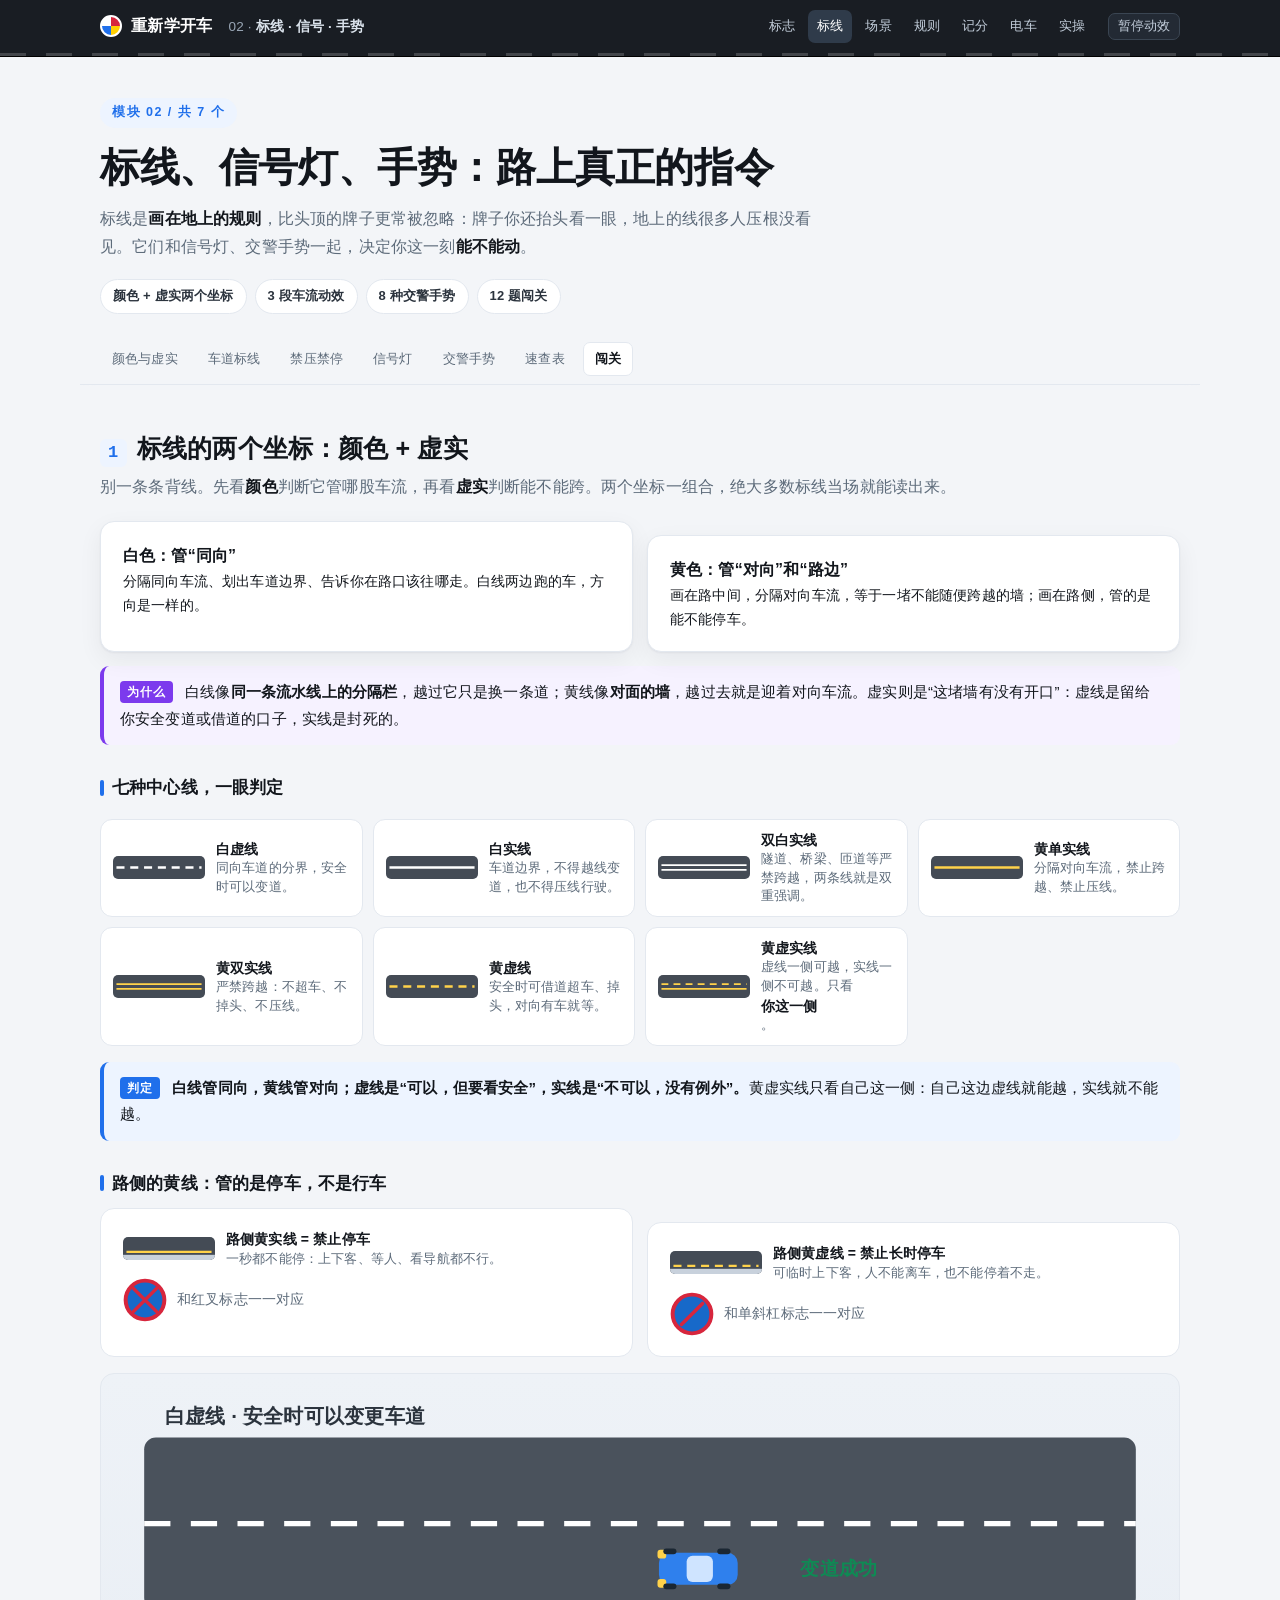
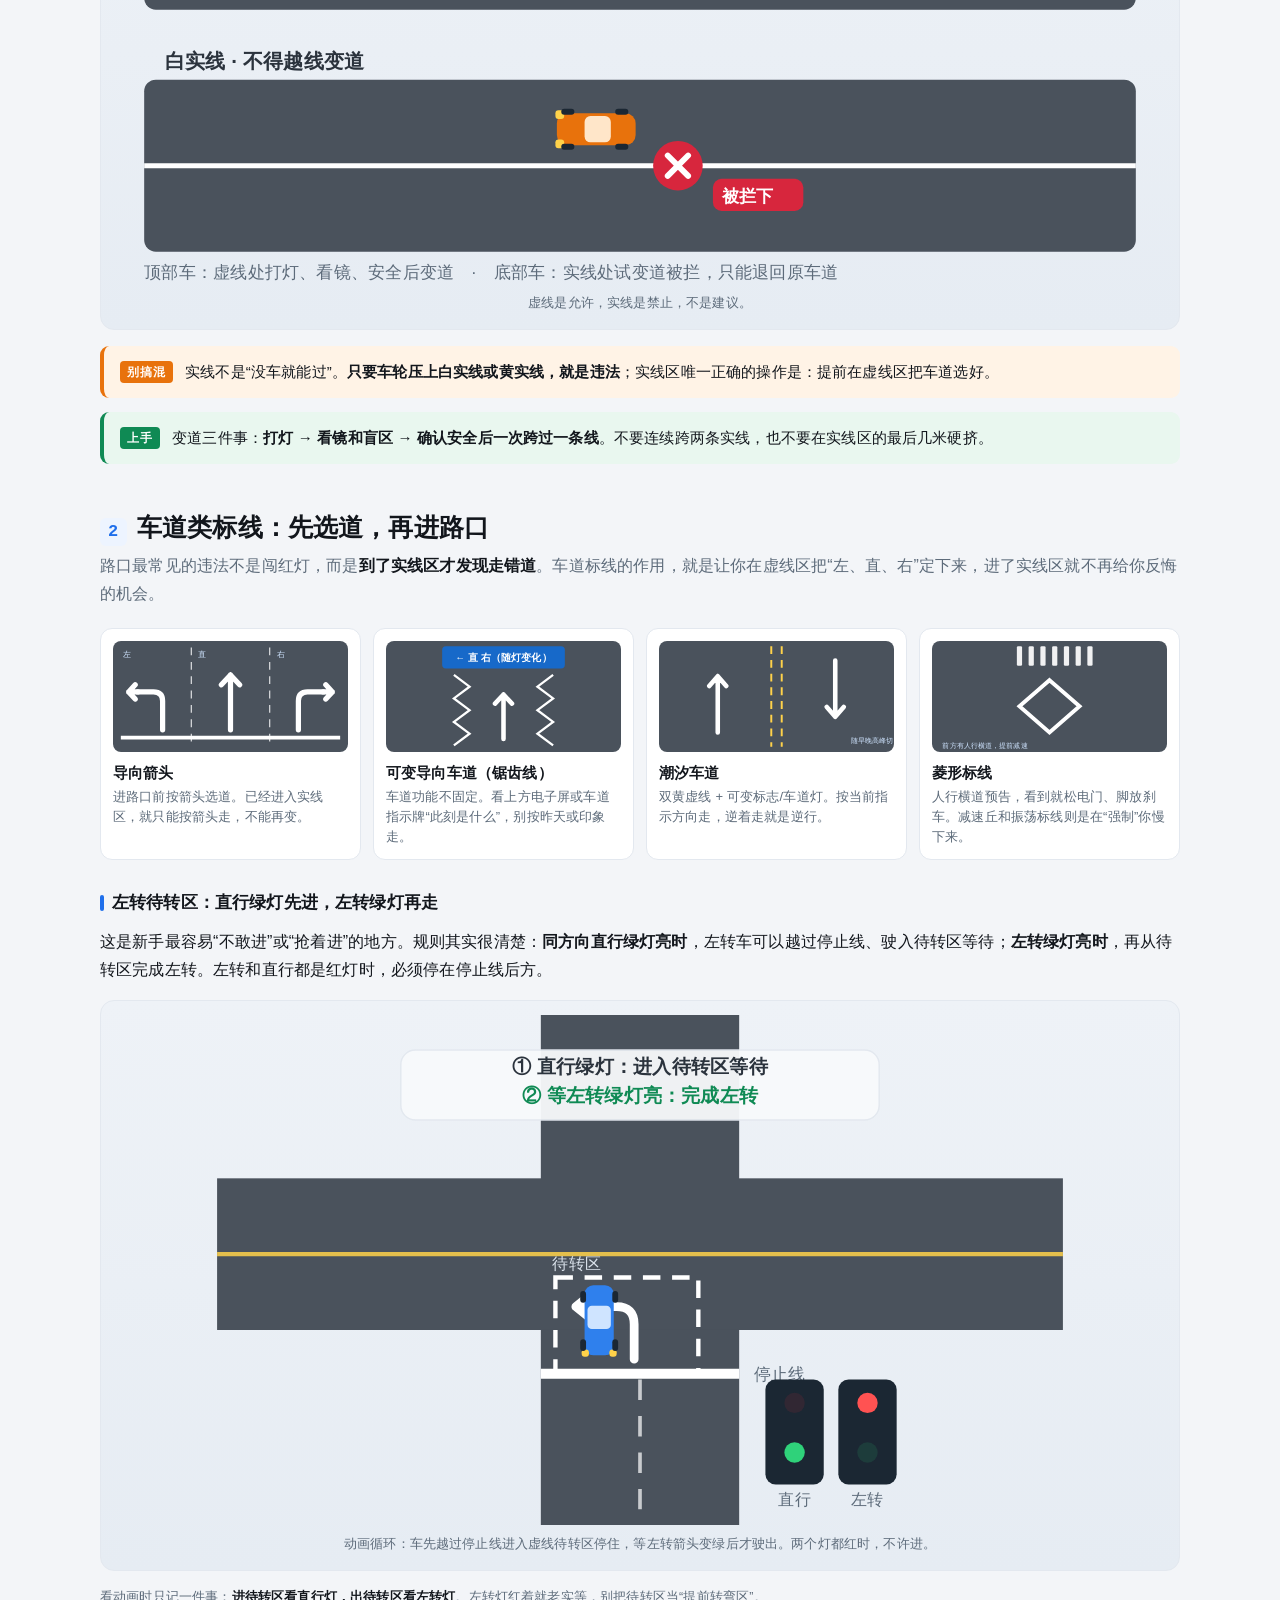
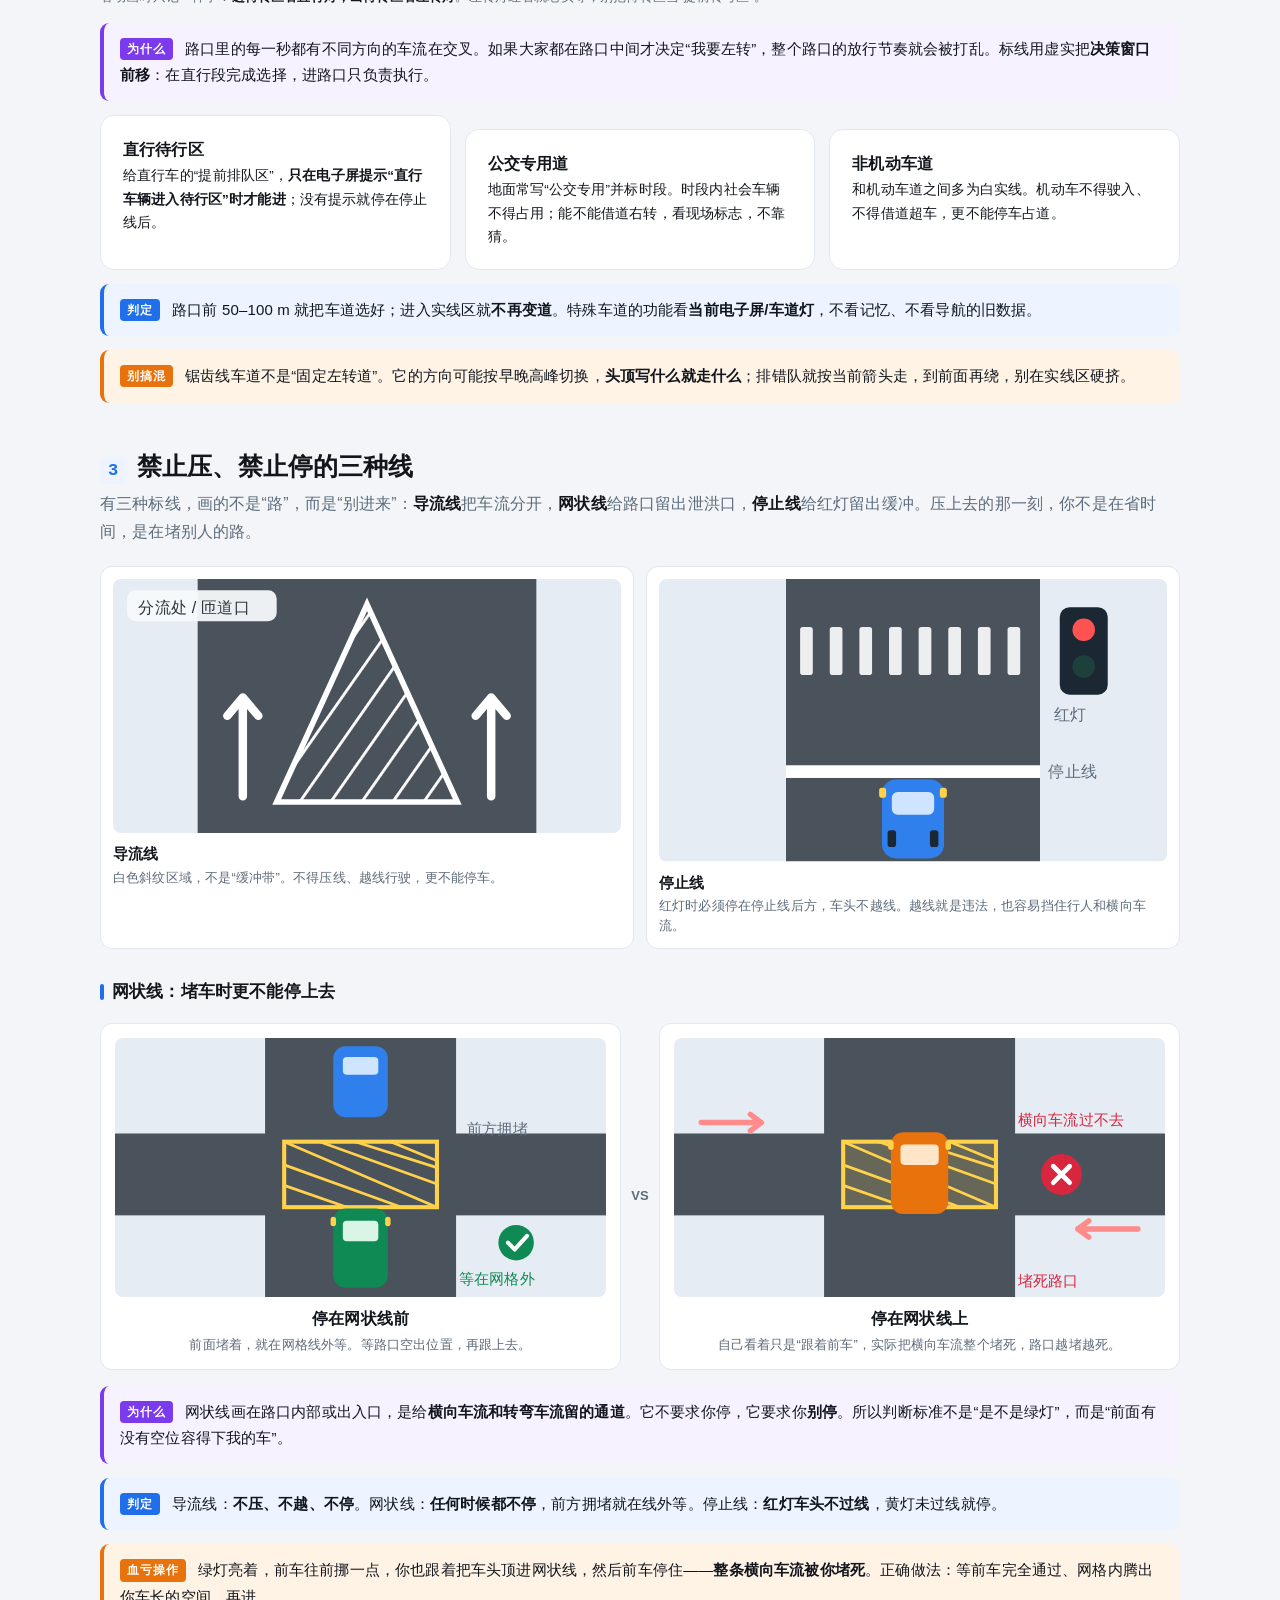
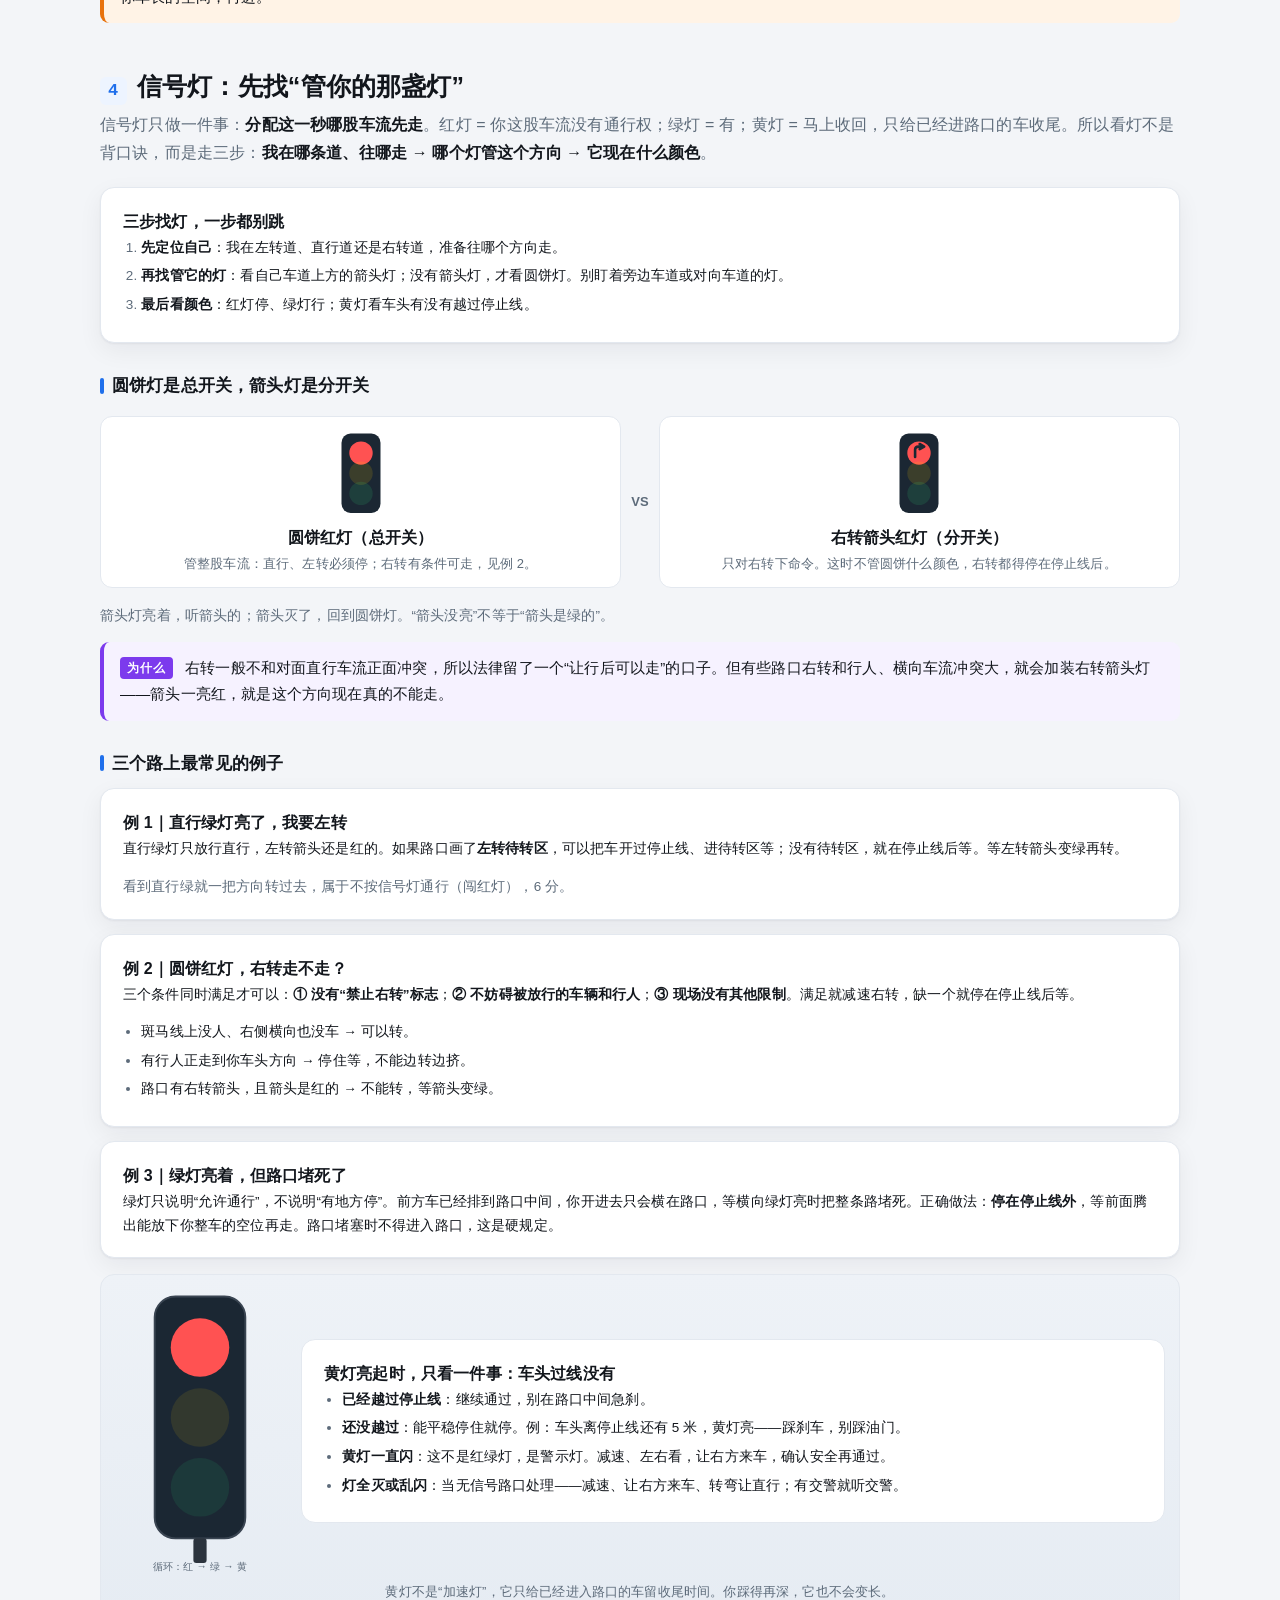
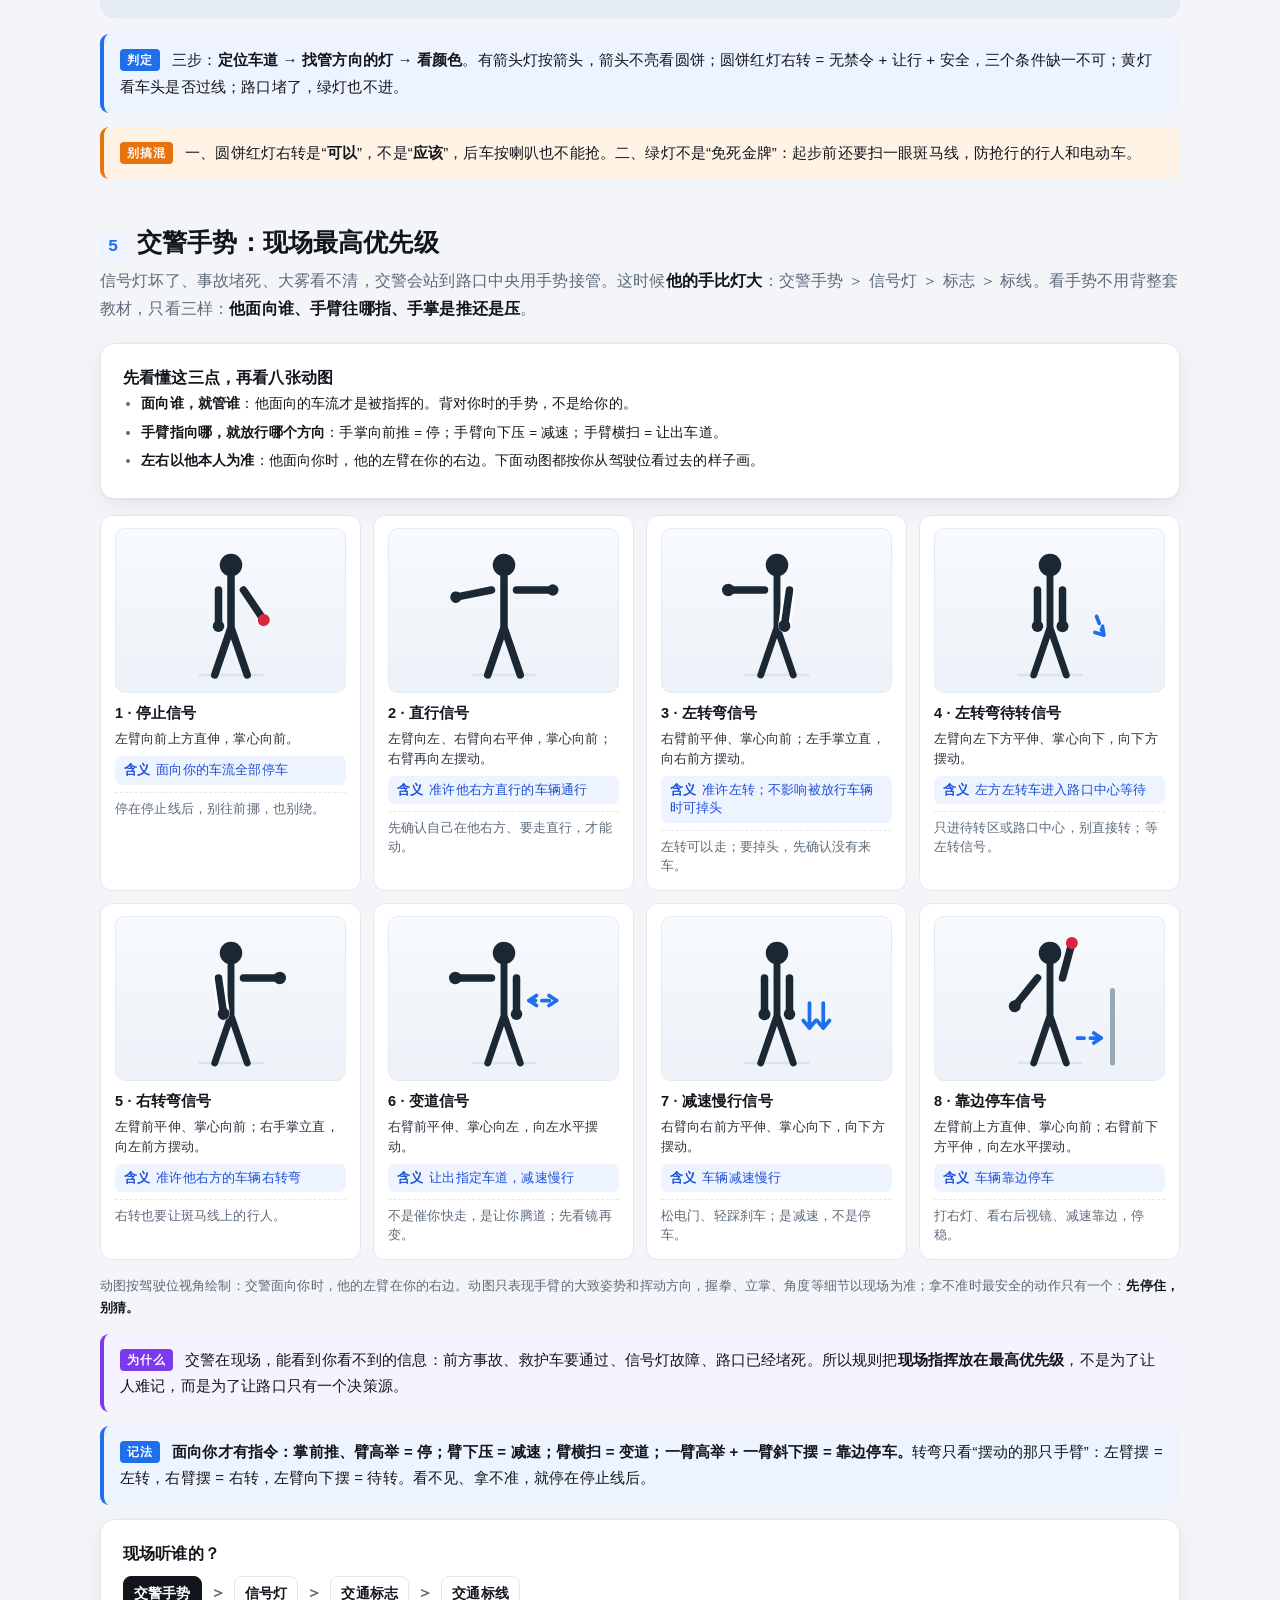
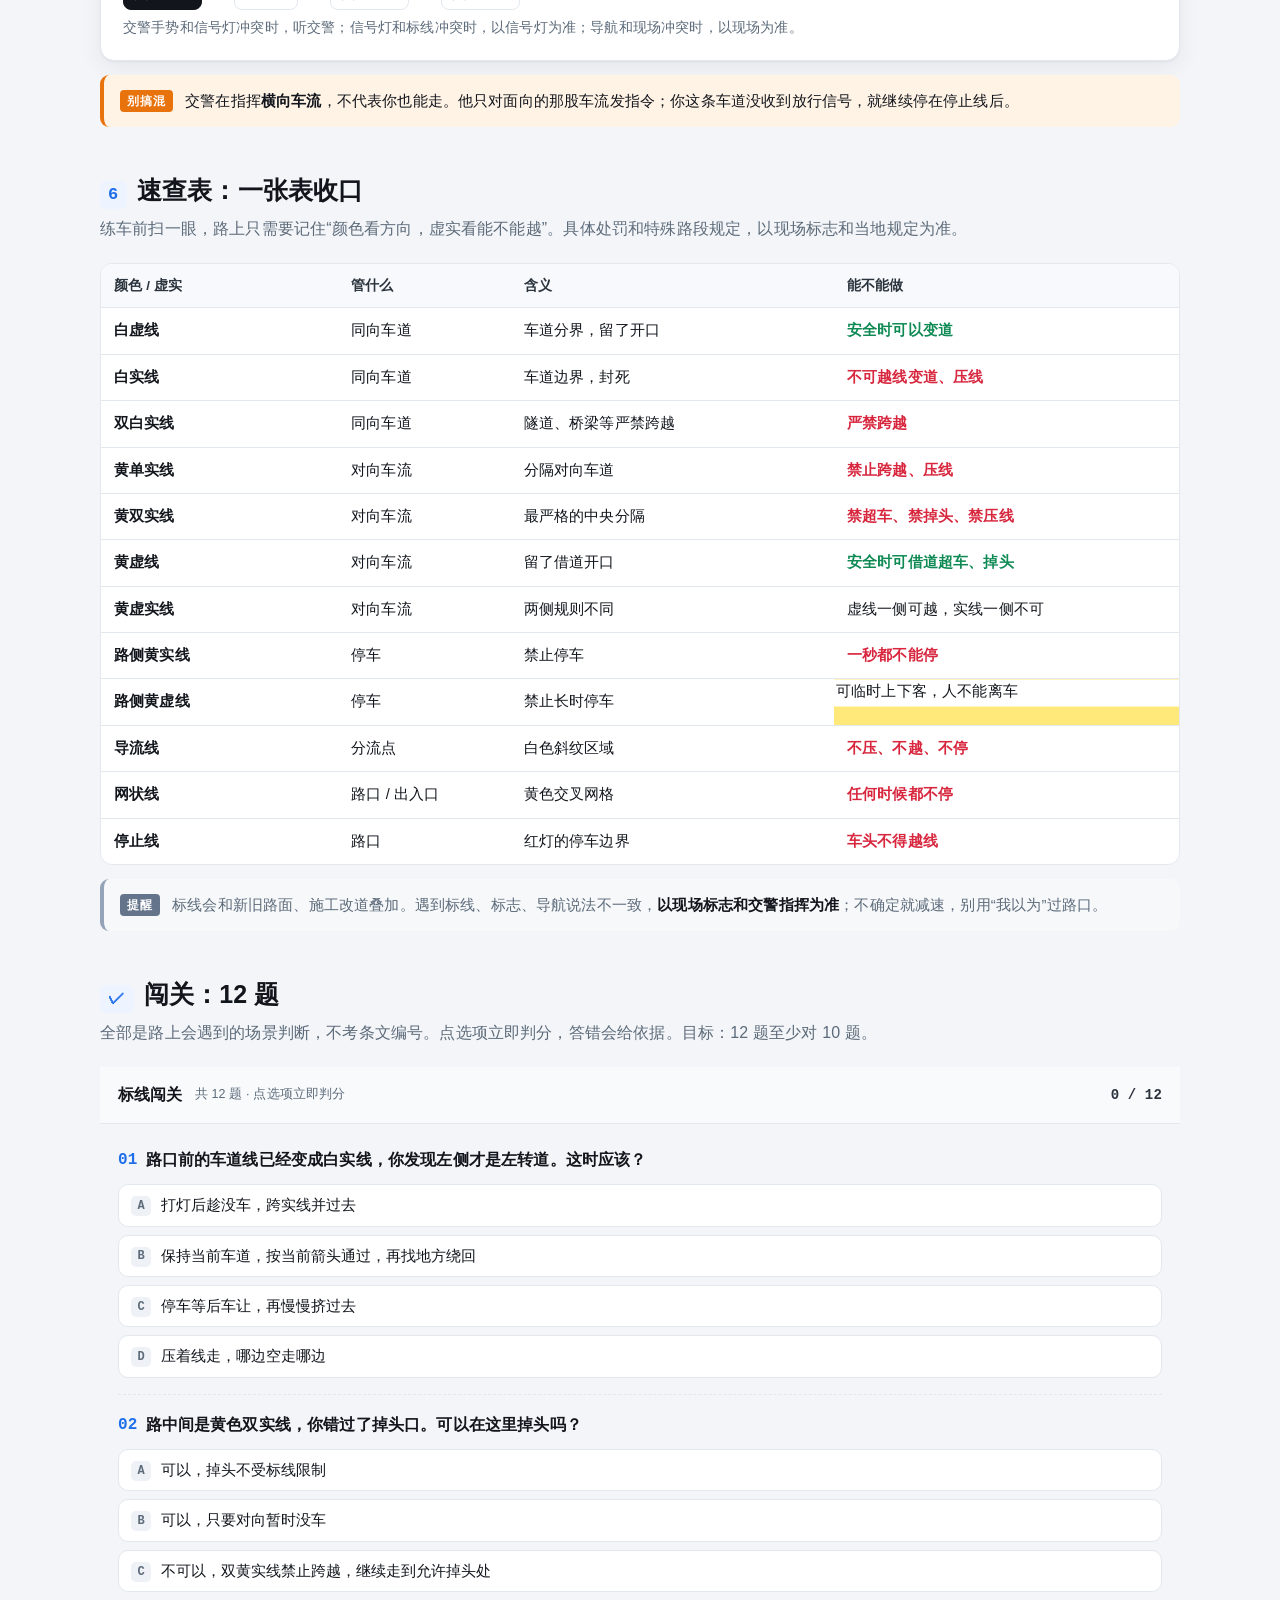
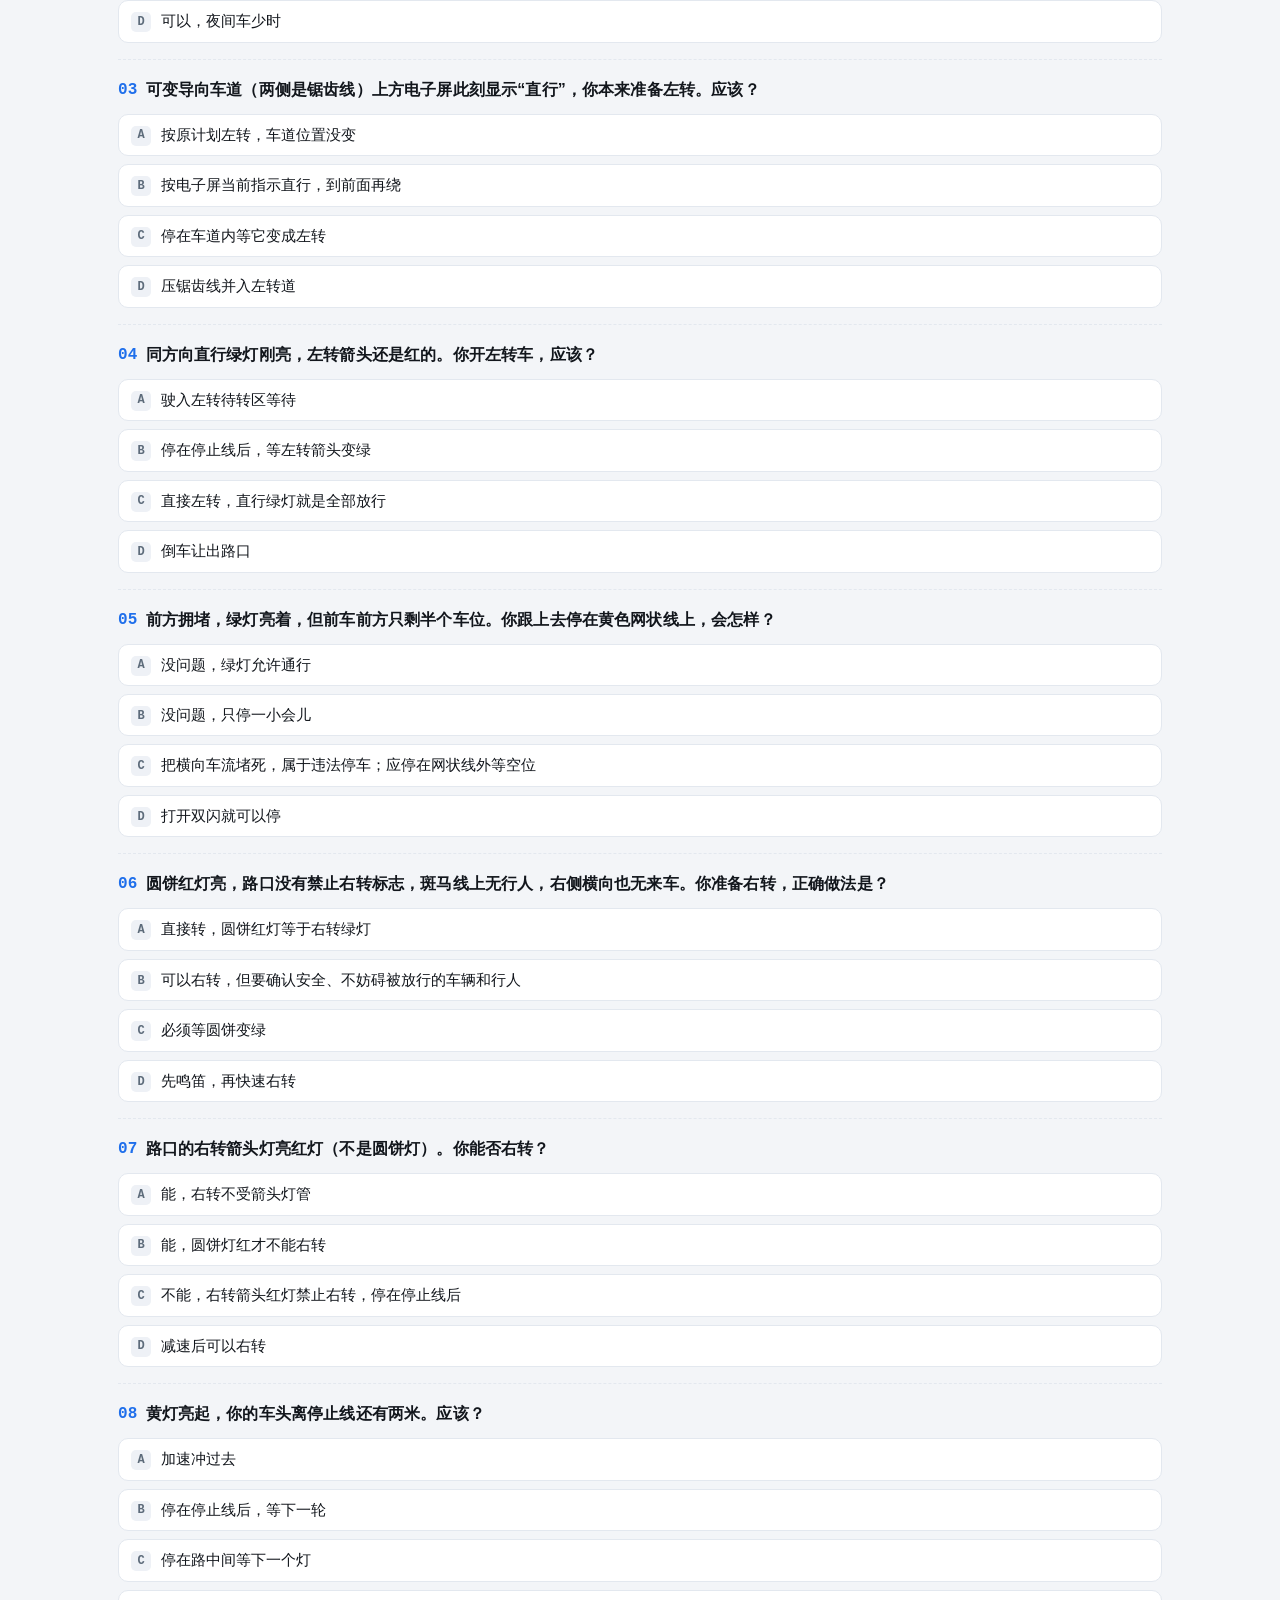
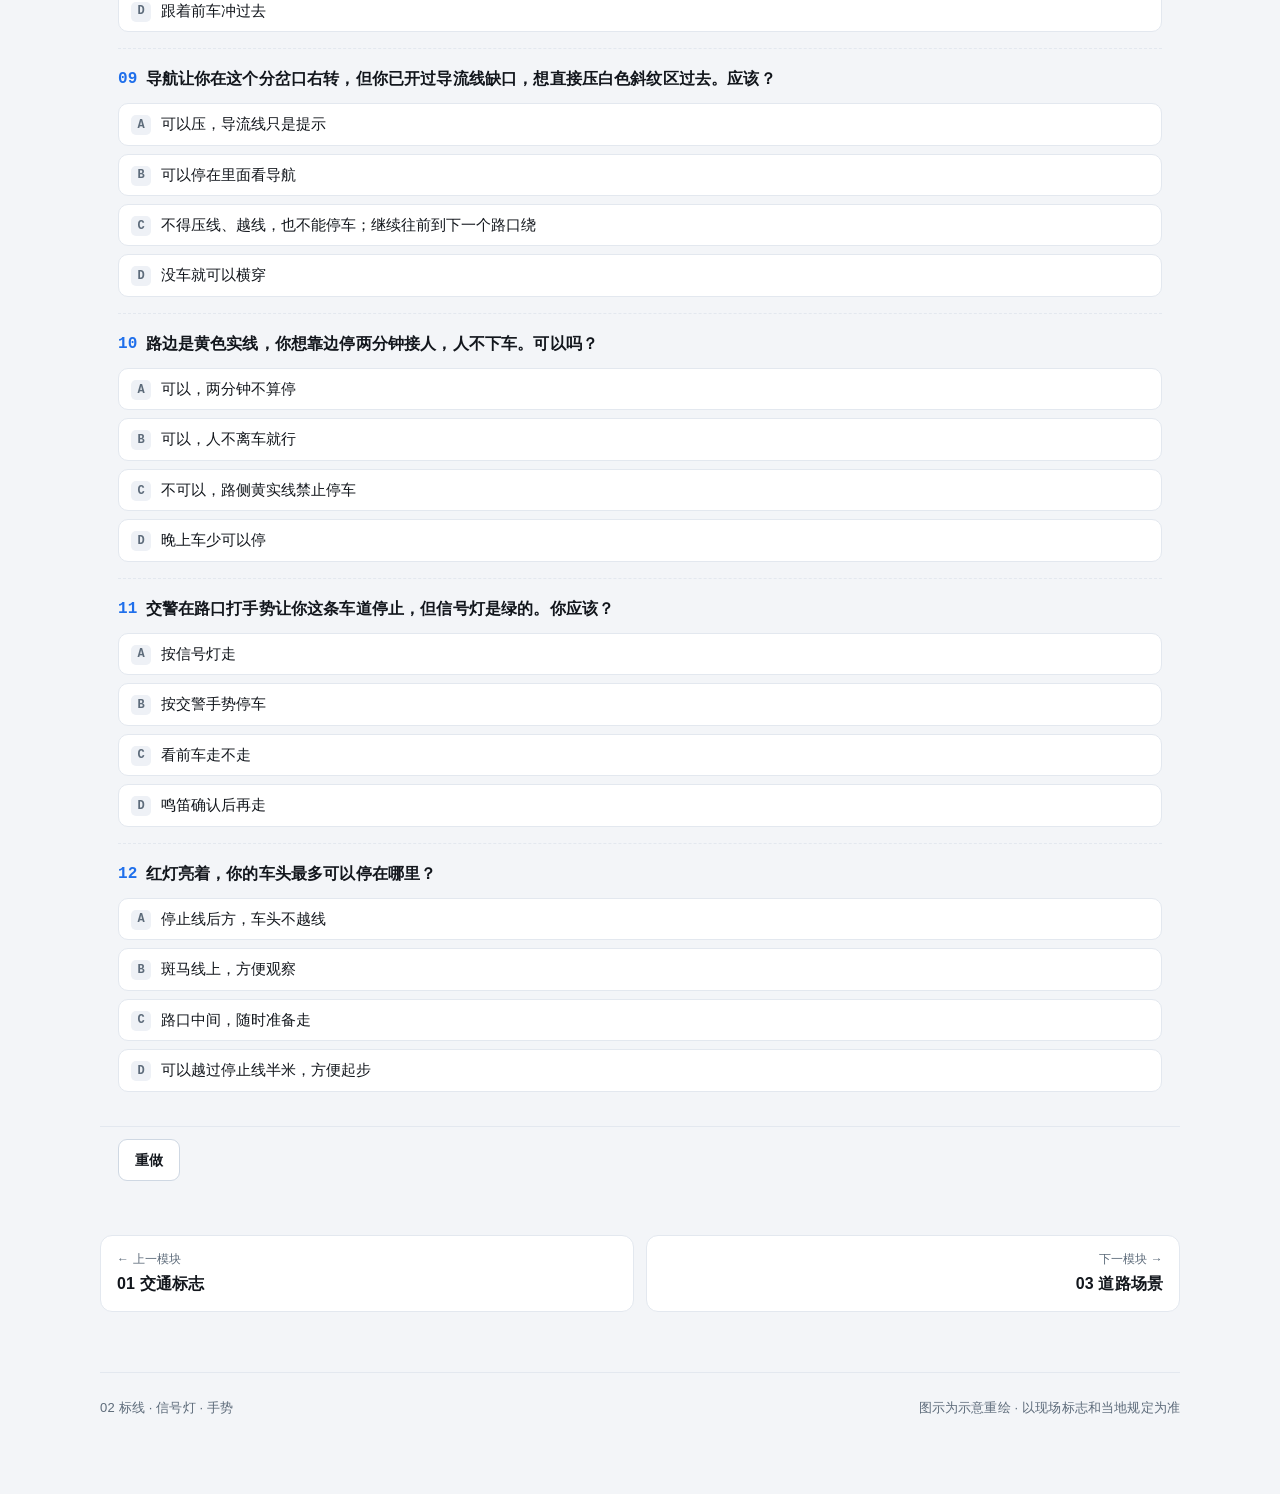
<file: 02_markings.html>
<!DOCTYPE html>
<html lang="zh-CN">
<head>
<meta charset="utf-8">
<meta name="viewport" content="width=device-width, initial-scale=1">
<title>02 标线 · 信号灯 · 手势 · 重新学开车</title>
<link rel="stylesheet" href="assets/css/style.css?v=20261127">
<style>
  /* 标线小样 */
  .lines { display: grid; grid-template-columns: repeat(auto-fill, minmax(236px, 1fr)); gap: 10px; margin: 16px 0; }
  .litem {
    display: flex; align-items: center; gap: 11px; min-width: 0;
    background: #fff; border: 1px solid var(--line); border-radius: 12px; padding: 10px 12px;
  }
  .litem > svg { width: 92px; flex: none; height: auto; display: block; border-radius: 5px; }
  .litem .lt { min-width: 0; }
  .litem b { display: block; font-size: 14px; line-height: 1.45; }
  .litem span { display: block; font-size: 12.5px; color: var(--muted); line-height: 1.5; }

  /* 第一节 变道动画：两辆车，虚线通过 / 实线被拦 */
  @keyframes carPass {
    0%, 7%   { transform: translate(80px, 62px); }
    32%      { transform: translate(300px, 62px); }
    48%, 64% { transform: translate(400px, 124px); }
    92%, 100%{ transform: translate(648px, 124px); }
  }
  @keyframes carBlock {
    0%, 7%   { transform: translate(70px, 234px); }
    26%      { transform: translate(300px, 234px); }
    38%, 58% { transform: translate(330px, 234px); }
    70%, 88% { transform: translate(250px, 234px); }
    100%     { transform: translate(70px, 234px); }
  }
  .car-a { transform: translate(400px, 124px); animation: carPass 8s ease-in-out infinite; }
  .car-b { transform: translate(330px, 234px); animation: carBlock 8s ease-in-out infinite; }
  @keyframes haltShow {
    0%, 33%   { opacity: 0; }
    40%, 70%  { opacity: 1; }
    80%, 100% { opacity: 0; }
  }
  .halt { opacity: 1; animation: haltShow 8s ease-in-out infinite; }
  .stage text { font-family: inherit; }

  /* 第二节 左转待转区 */
  @keyframes waitTurn {
    0%        { offset-distance: 0%; }
    16%, 52%  { offset-distance: 38%; }
    68%, 80%  { offset-distance: 100%; }
    100%      { offset-distance: 0%; }
  }
  .turn-car {
    offset-path: path("M 360 322 L 360 250 L 332 250 L 332 205 L 230 172 L 112 172");
    offset-rotate: auto;
    offset-distance: 38%;
    animation: waitTurn 9s ease-in-out infinite;
  }
  @keyframes lStraight {
    0%, 46%   { opacity: 1; }
    52%, 100% { opacity: .12; }
  }
  @keyframes lLeft {
    0%, 46%   { opacity: .12; }
    54%, 92%  { opacity: 1; }
    100%      { opacity: .12; }
  }
  @keyframes lLeftRed {
    0%, 46%   { opacity: 1; }
    54%, 92%  { opacity: .12; }
    100%      { opacity: 1; }
  }
  .lamp-straight { animation: lStraight 9s linear infinite; }
  .lamp-left { animation: lLeft 9s linear infinite; }
  .lamp-left-red { animation: lLeftRed 9s linear infinite; }

  /* 车道类小卡 */
  .marks { display: grid; grid-template-columns: repeat(auto-fit, minmax(240px, 1fr)); gap: 12px; margin: 16px 0; }
  .mark { background: #fff; border: 1px solid var(--line); border-radius: 12px; padding: 12px; min-width: 0; }
  .mark > svg { width: 100%; height: auto; display: block; border-radius: 8px; margin-bottom: 9px; }
  .mark b { display: block; font-size: 14.5px; }
  .mark span { display: block; font-size: 13px; color: var(--muted); line-height: 1.55; }

  /* 第三节 网状线对比 */
  @keyframes gridWarn {
    0%, 100% { stroke-opacity: .5; }
    50%      { stroke-opacity: 1; }
  }
  .grid-warn { animation: gridWarn 2.2s ease-in-out infinite; }
  @keyframes voxPulse {
    0%, 100% { opacity: 1; }
    50%      { opacity: .35; }
  }
  .vox { animation: voxPulse 2.2s ease-in-out infinite; }

  /* 第四节 信号灯循环 */
  @keyframes sigRed {
    0%, 32%   { opacity: 1; }
    36%, 100% { opacity: .1; }
  }
  @keyframes sigGreen {
    0%, 35%   { opacity: .1; }
    38%, 68%  { opacity: 1; }
    72%, 100% { opacity: .1; }
  }
  @keyframes sigYellow {
    0%, 71%   { opacity: .1; }
    74%, 90%  { opacity: 1; }
    94%, 100% { opacity: .1; }
  }
  .sig-r { animation: sigRed 9s linear infinite; }
  .sig-g { opacity: .1; animation: sigGreen 9s linear infinite; }
  .sig-y { opacity: .1; animation: sigYellow 9s linear infinite; }
  .sigflex { display: grid; grid-template-columns: 170px minmax(0, 1fr); gap: 16px; align-items: center; }
  .sigflex svg { width: 100%; max-width: 170px; margin: 0 auto; }

  /* 第五节 手势卡（动图） */
  .gcards { display: grid; grid-template-columns: repeat(auto-fill, minmax(232px, 1fr)); gap: 12px; margin: 16px 0; }
  .gcard { background: #fff; border: 1px solid var(--line); border-radius: 12px; padding: 12px 14px 14px; min-width: 0; }
  .gfig { background: linear-gradient(180deg, #f7fafe, #edf2f8); border: 1px solid #e4ebf3; border-radius: 10px; padding: 6px 4px 2px; margin-bottom: 10px; }
  .gfig svg { width: 100%; max-width: 150px; height: auto; display: block; margin: 0 auto; }
  .gcard b { display: block; font-size: 14.5px; line-height: 1.4; }
  .gcard .gdo { font-size: 12.8px; color: var(--ink-2); line-height: 1.55; margin: 6px 0 0; }
  .gcard .grel { font-size: 12.5px; line-height: 1.5; margin: 7px 0 0; padding: 5px 9px; background: #eef4ff; border-radius: 7px; color: #1d4ed8; }
  .gcard .grel b { display: inline; font-size: 12.5px; color: #1d4ed8; margin-right: 6px; }
  .gcard .gkey { font-size: 12.5px; color: var(--muted); line-height: 1.5; margin: 7px 0 0; border-top: 1px dashed var(--line); padding-top: 7px; }
  .prio { display: flex; flex-wrap: wrap; gap: 8px; align-items: center; font-weight: 800; }
  .prio .pchip { background: #fff; border: 1px solid var(--line); border-radius: 8px; padding: 4px 10px; font-size: 14px; }
  .prio .pchip.hot { background: var(--ink); color: #fff; border-color: var(--ink); }
  .prio .pgt { color: var(--muted); font-weight: 700; }

  @media (max-width: 760px) {
    .sigflex { grid-template-columns: 1fr; }
    .sigflex svg { max-width: 150px; }
    .lines { grid-template-columns: 1fr; }
    .gcards { grid-template-columns: 1fr 1fr; }
    .gcard { padding: 10px 10px 12px; }
    .gfig svg { max-width: 124px; }
    .litem > svg { width: 84px; }
  }
  @media (max-width: 420px) {
    .gcards { grid-template-columns: 1fr; }
    .gfig svg { max-width: 156px; }
  }
  .sec { scroll-margin-top: 104px; }
</style>
</head>
<body data-mod="02_markings">

<header class="topbar">
  <div class="topbar-inner">
    <a class="brand" href="index.html"><span class="brand-dot"></span>重新学开车</a>
    <span class="crumb">02 · <b>标线 · 信号 · 手势</b></span>
    <span class="topbar-spacer"></span>
    <nav class="topbar-nav">
      <a href="01_signs.html">标志</a>
      <a href="02_markings.html" class="on">标线</a>
      <a href="03_scenes.html">场景</a>
      <a href="04_rules.html">规则</a>
      <a href="05_points.html">记分</a>
      <a href="06_ev.html">电车</a>
      <a href="07_practice.html">实操</a>
    </nav>
  </div>
</header>

<main class="wrap">

  <section class="hero">
    <span class="eyebrow">模块 02 / 共 7 个</span>
    <h1>标线、信号灯、手势：路上真正的指令</h1>
    <p>标线是<b>画在地上的规则</b>，比头顶的牌子更常被忽略：牌子你还抬头看一眼，地上的线很多人压根没看见。它们和信号灯、交警手势一起，决定你这一刻<b>能不能动</b>。</p>
    <div class="hero-tags">
      <span class="chip">颜色 + 虚实两个坐标</span>
      <span class="chip">3 段车流动效</span>
      <span class="chip">8 种交警手势</span>
      <span class="chip">12 题闯关</span>
    </div>
  </section>

  <nav class="toc">
    <a href="#s1" class="on">颜色与虚实</a>
    <a href="#s2">车道标线</a>
    <a href="#s3">禁压禁停</a>
    <a href="#s4">信号灯</a>
    <a href="#s5">交警手势</a>
    <a href="#s6">速查表</a>
    <a href="#quiz">闯关</a>
  </nav>

  <!-- ================= 1 ================= -->
  <section class="sec" id="s1">
    <h2><span class="num">1</span>标线的两个坐标：颜色 + 虚实</h2>
    <p class="lead">别一条条背线。先看<b>颜色</b>判断它管哪股车流，再看<b>虚实</b>判断能不能跨。两个坐标一组合，绝大多数标线当场就能读出来。</p>

    <div class="grid g2">
      <div class="card">
        <b>白色：管“同向”</b>
        <p class="small mb0">分隔同向车流、划出车道边界、告诉你在路口该往哪走。白线两边跑的车，方向是一样的。</p>
      </div>
      <div class="card">
        <b>黄色：管“对向”和“路边”</b>
        <p class="small mb0">画在路中间，分隔对向车流，等于一堵不能随便跨越的墙；画在路侧，管的是能不能停车。</p>
      </div>
    </div>

    <div class="why">
      <span class="lbl">为什么</span>
      白线像<b>同一条流水线上的分隔栏</b>，越过它只是换一条道；黄线像<b>对面的墙</b>，越过去就是迎着对向车流。虚实则是“这堵墙有没有开口”：虚线是留给你安全变道或借道的口子，实线是封死的。
    </div>

    <h3 class="sub">七种中心线，一眼判定</h3>
    <div class="lines">
      <div class="litem">
        <svg viewBox="0 0 160 40" role="img" aria-label="白色虚线"><rect width="160" height="40" rx="6" fill="#444b55"/><line x1="6" y1="20" x2="154" y2="20" stroke="#fff" stroke-width="4" stroke-dasharray="14 10"/></svg>
        <div class="lt"><b>白虚线</b><span>同向车道的分界，安全时可以变道。</span></div>
      </div>
      <div class="litem">
        <svg viewBox="0 0 160 40" role="img" aria-label="白色实线"><rect width="160" height="40" rx="6" fill="#444b55"/><line x1="6" y1="20" x2="154" y2="20" stroke="#fff" stroke-width="4"/></svg>
        <div class="lt"><b>白实线</b><span>车道边界，不得越线变道，也不得压线行驶。</span></div>
      </div>
      <div class="litem">
        <svg viewBox="0 0 160 40" role="img" aria-label="双白实线"><rect width="160" height="40" rx="6" fill="#444b55"/><line x1="6" y1="16" x2="154" y2="16" stroke="#fff" stroke-width="3"/><line x1="6" y1="24" x2="154" y2="24" stroke="#fff" stroke-width="3"/></svg>
        <div class="lt"><b>双白实线</b><span>隧道、桥梁、匝道等严禁跨越，两条线就是双重强调。</span></div>
      </div>
      <div class="litem">
        <svg viewBox="0 0 160 40" role="img" aria-label="黄色单实线"><rect width="160" height="40" rx="6" fill="#444b55"/><line x1="6" y1="20" x2="154" y2="20" stroke="#ffd24a" stroke-width="4"/></svg>
        <div class="lt"><b>黄单实线</b><span>分隔对向车流，禁止跨越、禁止压线。</span></div>
      </div>
      <div class="litem">
        <svg viewBox="0 0 160 40" role="img" aria-label="黄色双实线"><rect width="160" height="40" rx="6" fill="#444b55"/><line x1="6" y1="16" x2="154" y2="16" stroke="#ffd24a" stroke-width="3"/><line x1="6" y1="24" x2="154" y2="24" stroke="#ffd24a" stroke-width="3"/></svg>
        <div class="lt"><b>黄双实线</b><span>严禁跨越：不超车、不掉头、不压线。</span></div>
      </div>
      <div class="litem">
        <svg viewBox="0 0 160 40" role="img" aria-label="黄色虚线"><rect width="160" height="40" rx="6" fill="#444b55"/><line x1="6" y1="20" x2="154" y2="20" stroke="#ffd24a" stroke-width="4" stroke-dasharray="14 10"/></svg>
        <div class="lt"><b>黄虚线</b><span>安全时可借道超车、掉头，对向有车就等。</span></div>
      </div>
      <div class="litem">
        <svg viewBox="0 0 160 40" role="img" aria-label="黄色虚实线"><rect width="160" height="40" rx="6" fill="#444b55"/><line x1="6" y1="16" x2="154" y2="16" stroke="#ffd24a" stroke-width="3" stroke-dasharray="12 9"/><line x1="6" y1="24" x2="154" y2="24" stroke="#ffd24a" stroke-width="3"/></svg>
        <div class="lt"><b>黄虚实线</b><span>虚线一侧可越，实线一侧不可越。只看<b>你这一侧</b>。</span></div>
      </div>
    </div>

    <div class="rule">
      <span class="lbl">判定</span>
      <b>白线管同向，黄线管对向；虚线是“可以，但要看安全”，实线是“不可以，没有例外”。</b>黄虚实线只看自己这一侧：自己这边虚线就能越，实线就不能越。
    </div>

    <h3 class="sub">路侧的黄线：管的是停车，不是行车</h3>
    <div class="grid g2">
      <div class="card flat">
        <div class="litem mb0" style="border:0;padding:0">
          <svg viewBox="0 0 160 40" role="img" aria-label="路侧黄色实线"><rect width="160" height="40" rx="6" fill="#444b55"/><rect x="0" y="31" width="160" height="9" fill="#c8d1dc"/><line x1="6" y1="26" x2="154" y2="26" stroke="#ffd24a" stroke-width="4"/></svg>
          <div class="lt"><b>路侧黄实线 = 禁止停车</b><span>一秒都不能停：上下客、等人、看导航都不行。</span></div>
        </div>
        <div class="flex" style="margin-top:10px">
          <span class="sign sm" data-sign="p-noparking"></span>
          <span class="small muted">和红叉标志一一对应</span>
        </div>
      </div>
      <div class="card flat">
        <div class="litem mb0" style="border:0;padding:0">
          <svg viewBox="0 0 160 40" role="img" aria-label="路侧黄色虚线"><rect width="160" height="40" rx="6" fill="#444b55"/><rect x="0" y="31" width="160" height="9" fill="#c8d1dc"/><line x1="6" y1="26" x2="154" y2="26" stroke="#ffd24a" stroke-width="4" stroke-dasharray="14 10"/></svg>
          <div class="lt"><b>路侧黄虚线 = 禁止长时停车</b><span>可临时上下客，人不能离车，也不能停着不走。</span></div>
        </div>
        <div class="flex" style="margin-top:10px">
          <span class="sign sm" data-sign="p-nolongparking"></span>
          <span class="small muted">和单斜杠标志一一对应</span>
        </div>
      </div>
    </div>

    <div class="stage">
      <svg viewBox="0 0 720 340" role="img" aria-label="动画：车辆在虚线处变道成功，在实线处被拦下">
        <text x="34" y="24" font-size="14" font-weight="700" fill="#2b333d">白虚线 · 安全时可以变更车道</text>
        <rect x="20" y="34" width="680" height="118" rx="8" fill="#4a525c"/>
        <line x1="20" y1="93" x2="700" y2="93" stroke="#fff" stroke-width="3.5" stroke-dasharray="18 14"/>
        <rect x="20" y="200" width="680" height="118" rx="8" fill="#4a525c"/>
        <text x="34" y="192" font-size="14" font-weight="700" fill="#2b333d">白实线 · 不得越线变道</text>
        <line x1="20" y1="259" x2="700" y2="259" stroke="#fff" stroke-width="3.5"/>

        <g class="car-a">
          <rect x="-27" y="-11" width="54" height="22" rx="7" fill="#2f80ed"/>
          <rect x="-8" y="-9" width="18" height="18" rx="4" fill="#cfe4ff"/>
          <rect x="-28" y="-13" width="6" height="6" rx="2" fill="#ffd24a"/>
          <rect x="-28" y="7" width="6" height="6" rx="2" fill="#ffd24a"/>
          <rect x="-24" y="-14" width="9" height="4" rx="2" fill="#1b2733"/>
          <rect x="-24" y="10" width="9" height="4" rx="2" fill="#1b2733"/>
          <rect x="13" y="-14" width="9" height="4" rx="2" fill="#1b2733"/>
          <rect x="13" y="10" width="9" height="4" rx="2" fill="#1b2733"/>
        </g>
        <g class="car-b">
          <rect x="-27" y="-11" width="54" height="22" rx="7" fill="#e8720c"/>
          <rect x="-8" y="-9" width="18" height="18" rx="4" fill="#ffe6c9"/>
          <rect x="-28" y="-13" width="6" height="6" rx="2" fill="#ffd24a"/>
          <rect x="-28" y="7" width="6" height="6" rx="2" fill="#ffd24a"/>
          <rect x="-24" y="-14" width="9" height="4" rx="2" fill="#1b2733"/>
          <rect x="-24" y="10" width="9" height="4" rx="2" fill="#1b2733"/>
          <rect x="13" y="-14" width="9" height="4" rx="2" fill="#1b2733"/>
          <rect x="13" y="10" width="9" height="4" rx="2" fill="#1b2733"/>
        </g>
        <g class="halt">
          <circle cx="386" cy="259" r="17" fill="#d7263d"/>
          <path d="M379 252l14 14M393 252l-14 14" stroke="#fff" stroke-width="4" stroke-linecap="round"/>
        </g>
        <rect x="410" y="268" width="62" height="22" rx="6" fill="#d7263d"/>
        <text x="416" y="284" font-size="12" font-weight="700" fill="#fff">被拦下</text>
        <text x="470" y="128" font-size="13" font-weight="700" fill="#0f8a54">变道成功</text>
        <text x="20" y="336" font-size="11.5" fill="#5d6b7a">顶部车：虚线处打灯、看镜、安全后变道　·　底部车：实线处试变道被拦，只能退回原车道</text>
      </svg>
      <div class="stage-cap">虚线是允许，实线是禁止，不是建议。</div>
    </div>

    <div class="trap">
      <span class="lbl">别搞混</span>
      实线不是“没车就能过”。<b>只要车轮压上白实线或黄实线，就是违法</b>；实线区唯一正确的操作是：提前在虚线区把车道选好。
    </div>
    <div class="tip">
      <span class="lbl">上手</span>
      变道三件事：<b>打灯 → 看镜和盲区 → 确认安全后一次跨过一条线</b>。不要连续跨两条实线，也不要在实线区的最后几米硬挤。
    </div>
  </section>

  <!-- ================= 2 ================= -->
  <section class="sec" id="s2">
    <h2><span class="num">2</span>车道类标线：先选道，再进路口</h2>
    <p class="lead">路口最常见的违法不是闯红灯，而是<b>到了实线区才发现走错道</b>。车道标线的作用，就是让你在虚线区把“左、直、右”定下来，进了实线区就不再给你反悔的机会。</p>

    <div class="marks">
      <div class="mark">
        <svg viewBox="0 0 360 170" role="img" aria-label="导向箭头：三条车道分别为左转、直行、右转">
          <rect width="360" height="170" rx="8" fill="#4a525c"/>
          <line x1="120" y1="10" x2="120" y2="160" stroke="#fff" stroke-width="2" stroke-dasharray="12 10" opacity=".75"/>
          <line x1="240" y1="10" x2="240" y2="160" stroke="#fff" stroke-width="2" stroke-dasharray="12 10" opacity=".75"/>
          <line x1="12" y1="148" x2="348" y2="148" stroke="#fff" stroke-width="6"/>
          <path d="M76 136V92q0-14-14-14H38" fill="none" stroke="#fff" stroke-width="8" stroke-linecap="round"/>
          <path d="M38 78l-14 0 10-11M38 78l-14 0 10 11" fill="none" stroke="#fff" stroke-width="8" stroke-linecap="round" stroke-linejoin="round"/>
          <path d="M180 136V52M180 52l-14 15M180 52l14 15" fill="none" stroke="#fff" stroke-width="8" stroke-linecap="round" stroke-linejoin="round"/>
          <path d="M284 136V92q0-14 14-14h24" fill="none" stroke="#fff" stroke-width="8" stroke-linecap="round"/>
          <path d="M322 78l14 0-10-11M322 78l14 0-10 11" fill="none" stroke="#fff" stroke-width="8" stroke-linecap="round" stroke-linejoin="round"/>
          <text x="16" y="24" font-size="13" fill="#cfe4ff">左</text>
          <text x="130" y="24" font-size="13" fill="#cfe4ff">直</text>
          <text x="252" y="24" font-size="13" fill="#cfe4ff">右</text>
        </svg>
        <b>导向箭头</b>
        <span>进路口前按箭头选道。已经进入实线区，就只能按箭头走，不能再变。</span>
      </div>

      <div class="mark">
        <svg viewBox="0 0 360 170" role="img" aria-label="锯齿线表示可变导向车道">
          <rect width="360" height="170" rx="8" fill="#4a525c"/>
          <rect x="86" y="8" width="188" height="34" rx="6" fill="#1769c9"/>
          <text x="180" y="31" text-anchor="middle" font-size="15" font-weight="700" fill="#fff">← 直 右（随灯变化）</text>
          <polyline points="104,52 128,70 104,88 128,106 104,124 128,142 104,160" fill="none" stroke="#fff" stroke-width="3.5"/>
          <polyline points="256,52 232,70 256,88 232,106 256,124 232,142 256,160" fill="none" stroke="#fff" stroke-width="3.5"/>
          <path d="M180 150V82M180 82l-13 14M180 82l13 14" fill="none" stroke="#fff" stroke-width="7" stroke-linecap="round" stroke-linejoin="round"/>
        </svg>
        <b>可变导向车道（锯齿线）</b>
        <span>车道功能不固定。看上方电子屏或车道指示牌“此刻是什么”，别按昨天或印象走。</span>
      </div>

      <div class="mark">
        <svg viewBox="0 0 360 170" role="img" aria-label="潮汐车道：双黄虚线与对向箭头">
          <rect width="360" height="170" rx="8" fill="#4a525c"/>
          <line x1="172" y1="8" x2="172" y2="162" stroke="#ffd24a" stroke-width="3" stroke-dasharray="12 9"/>
          <line x1="188" y1="8" x2="188" y2="162" stroke="#ffd24a" stroke-width="3" stroke-dasharray="12 9"/>
          <path d="M90 140V54M90 54l-13 15M90 54l13 15" fill="none" stroke="#fff" stroke-width="7" stroke-linecap="round" stroke-linejoin="round"/>
          <path d="M270 30v86M270 116l-13-15M270 116l13-15" fill="none" stroke="#fff" stroke-width="7" stroke-linecap="round" stroke-linejoin="round"/>
          <text x="294" y="156" font-size="11" fill="#cfe4ff">随早晚高峰切换</text>
        </svg>
        <b>潮汐车道</b>
        <span>双黄虚线 + 可变标志/车道灯。按当前指示方向走，逆着走就是逆行。</span>
      </div>

      <div class="mark">
        <svg viewBox="0 0 360 170" role="img" aria-label="菱形标线预告前方人行横道">
          <rect width="360" height="170" rx="8" fill="#4a525c"/>
          <g fill="#fff" opacity=".92">
            <rect x="130" y="8" width="8" height="30" rx="2"/><rect x="148" y="8" width="8" height="30" rx="2"/>
            <rect x="166" y="8" width="8" height="30" rx="2"/><rect x="184" y="8" width="8" height="30" rx="2"/>
            <rect x="202" y="8" width="8" height="30" rx="2"/><rect x="220" y="8" width="8" height="30" rx="2"/>
            <rect x="238" y="8" width="8" height="30" rx="2"/>
          </g>
          <polygon points="180,60 226,100 180,140 134,100" fill="none" stroke="#fff" stroke-width="6"/>
          <text x="16" y="164" font-size="11" fill="#cfe4ff">前方有人行横道，提前减速</text>
        </svg>
        <b>菱形标线</b>
        <span>人行横道预告，看到就松电门、脚放刹车。减速丘和振荡标线则是在“强制”你慢下来。</span>
      </div>
    </div>

    <h3 class="sub">左转待转区：直行绿灯先进，左转绿灯再走</h3>
    <p>这是新手最容易“不敢进”或“抢着进”的地方。规则其实很清楚：<b>同方向直行绿灯亮时</b>，左转车可以越过停止线、驶入待转区等待；<b>左转绿灯亮时</b>，再从待转区完成左转。左转和直行都是红灯时，必须停在停止线后方。</p>

    <div class="stage">
      <svg viewBox="0 0 720 350" role="img" aria-label="动画：直行绿灯时左转车进入待转区，左转绿灯后通过">
        <rect x="292" y="0" width="136" height="350" fill="#4a525c"/>
        <rect x="70" y="112" width="580" height="104" fill="#4a525c"/>
        <line x1="360" y1="250" x2="360" y2="350" stroke="#fff" stroke-width="2.5" stroke-dasharray="14 11" opacity=".7"/>
        <line x1="70" y1="164" x2="650" y2="164" stroke="#ffd24a" stroke-width="3" opacity=".85"/>
        <line x1="292" y1="246" x2="428" y2="246" stroke="#fff" stroke-width="7"/>
        <text x="438" y="250" font-size="11.5" fill="#5d6b7a">停止线</text>
        <rect x="302" y="180" width="98" height="66" fill="none" stroke="#fff" stroke-width="3" stroke-dasharray="12 8"/>
        <path d="M356 236V212q0-12-12-12h-26" fill="none" stroke="#fff" stroke-width="6" stroke-linecap="round" stroke-linejoin="round"/>
        <path d="M326 192l-10 8 10 8" fill="none" stroke="#fff" stroke-width="6" stroke-linecap="round" stroke-linejoin="round"/>
        <text x="300" y="174" font-size="11" fill="#dbe3ec">待转区</text>

        <g>
          <rect x="446" y="250" width="40" height="72" rx="7" fill="#1b2733"/>
          <circle cx="466" cy="266" r="7" fill="#d7263d" opacity=".12"/>
          <circle class="lamp-straight" cx="466" cy="300" r="7" fill="#2fd27a"/>
          <text x="466" y="336" font-size="11" text-anchor="middle" fill="#5d6b7a">直行</text>
        </g>
        <g>
          <rect x="496" y="250" width="40" height="72" rx="7" fill="#1b2733"/>
          <circle class="lamp-left-red" cx="516" cy="266" r="7" fill="#ff5252"/>
          <circle class="lamp-left" cx="516" cy="300" r="7" fill="#2fd27a" opacity=".12"/>
          <text x="516" y="336" font-size="11" text-anchor="middle" fill="#5d6b7a">左转</text>
        </g>

        <g class="turn-car">
          <rect x="-24" y="-10" width="48" height="20" rx="6" fill="#2f80ed"/>
          <rect x="-6" y="-8" width="16" height="16" rx="3" fill="#cfe4ff"/>
          <rect x="-25" y="-12" width="5" height="5" rx="2" fill="#ffd24a"/>
          <rect x="-25" y="7" width="5" height="5" rx="2" fill="#ffd24a"/>
          <rect x="-21" y="-13" width="8" height="4" rx="2" fill="#1b2733"/>
          <rect x="-21" y="9" width="8" height="4" rx="2" fill="#1b2733"/>
          <rect x="12" y="-13" width="8" height="4" rx="2" fill="#1b2733"/>
          <rect x="12" y="9" width="8" height="4" rx="2" fill="#1b2733"/>
        </g>
        <rect x="196" y="24" width="328" height="48" rx="10" fill="#f8fafc" opacity=".95" stroke="#e3e8ef"/>
        <text x="360" y="40" text-anchor="middle" font-size="13" font-weight="700" fill="#2b333d">① 直行绿灯：进入待转区等待</text>
        <text x="360" y="60" text-anchor="middle" font-size="13" font-weight="700" fill="#0f8a54">② 等左转绿灯亮：完成左转</text>
      </svg>
      <div class="stage-cap">动画循环：车先越过停止线进入虚线待转区停住，等左转箭头变绿后才驶出。两个灯都红时，不许进。</div>
    </div>
    <p class="anim-note">看动画时只记一件事：<b>进待转区看直行灯，出待转区看左转灯</b>。左转灯红着就老实等，别把待转区当“提前转弯区”。</p>

    <div class="why">
      <span class="lbl">为什么</span>
      路口里的每一秒都有不同方向的车流在交叉。如果大家都在路口中间才决定“我要左转”，整个路口的放行节奏就会被打乱。标线用虚实把<b>决策窗口前移</b>：在直行段完成选择，进路口只负责执行。
    </div>

    <div class="grid g3">
      <div class="card flat">
        <b>直行待行区</b>
        <p class="small mb0">给直行车的“提前排队区”，<b>只在电子屏提示“直行车辆进入待行区”时才能进</b>；没有提示就停在停止线后。</p>
      </div>
      <div class="card flat">
        <b>公交专用道</b>
        <p class="small mb0">地面常写“公交专用”并标时段。时段内社会车辆不得占用；能不能借道右转，看现场标志，不靠猜。</p>
      </div>
      <div class="card flat">
        <b>非机动车道</b>
        <p class="small mb0">和机动车道之间多为白实线。机动车不得驶入、不得借道超车，更不能停车占道。</p>
      </div>
    </div>

    <div class="rule">
      <span class="lbl">判定</span>
      路口前 50–100 m 就把车道选好；进入实线区就<b>不再变道</b>。特殊车道的功能看<b>当前电子屏/车道灯</b>，不看记忆、不看导航的旧数据。
    </div>

    <div class="trap">
      <span class="lbl">别搞混</span>
      锯齿线车道不是“固定左转道”。它的方向可能按早晚高峰切换，<b>头顶写什么就走什么</b>；排错队就按当前箭头走，到前面再绕，别在实线区硬挤。
    </div>
  </section>

  <!-- ================= 3 ================= -->
  <section class="sec" id="s3">
    <h2><span class="num">3</span>禁止压、禁止停的三种线</h2>
    <p class="lead">有三种标线，画的不是“路”，而是“别进来”：<b>导流线</b>把车流分开，<b>网状线</b>给路口留出泄洪口，<b>停止线</b>给红灯留出缓冲。压上去的那一刻，你不是在省时间，是在堵别人的路。</p>

    <div class="marks">
      <div class="mark">
        <svg viewBox="0 0 360 180" role="img" aria-label="导流线：分流处的白色斜纹区域">
          <rect width="360" height="180" fill="#e6ecf3"/>
          <rect x="60" y="0" width="240" height="180" fill="#4a525c"/>
          <clipPath id="flowclip"><polygon points="180,18 244,158 116,158"/></clipPath>
          <defs>
            <pattern id="hatch02" width="18" height="18" patternUnits="userSpaceOnUse" patternTransform="rotate(35)">
              <line x1="0" y1="0" x2="0" y2="18" stroke="#fff" stroke-width="4"/>
            </pattern>
          </defs>
          <polygon points="180,18 244,158 116,158" fill="#4a525c" stroke="#fff" stroke-width="4"/>
          <g clip-path="url(#flowclip)"><polygon points="180,18 244,158 116,158" fill="url(#hatch02)"/></g>
          <path d="M92 154V84M92 84l-11 13M92 84l11 13" fill="none" stroke="#fff" stroke-width="6" stroke-linecap="round" stroke-linejoin="round"/>
          <path d="M268 154V84M268 84l-11 13M268 84l11 13" fill="none" stroke="#fff" stroke-width="6" stroke-linecap="round" stroke-linejoin="round"/>
          <rect x="10" y="8" width="106" height="22" rx="6" fill="#f8fafc" opacity=".94"/>
          <text x="18" y="24" font-size="11.5" fill="#2b333d">分流处 / 匝道口</text>
        </svg>
        <b>导流线</b>
        <span>白色斜纹区域，不是“缓冲带”。不得压线、越线行驶，更不能停车。</span>
      </div>
      <div class="mark">
        <svg viewBox="0 0 360 200" role="img" aria-label="停止线：红灯时车辆停在停止线后方">
          <rect width="360" height="200" fill="#e6ecf3"/>
          <rect x="90" y="0" width="180" height="200" fill="#4a525c"/>
          <g fill="#fff" opacity=".9">
            <rect x="100" y="34" width="9" height="34" rx="2"/><rect x="121" y="34" width="9" height="34" rx="2"/>
            <rect x="142" y="34" width="9" height="34" rx="2"/><rect x="163" y="34" width="9" height="34" rx="2"/>
            <rect x="184" y="34" width="9" height="34" rx="2"/><rect x="205" y="34" width="9" height="34" rx="2"/>
            <rect x="226" y="34" width="9" height="34" rx="2"/><rect x="247" y="34" width="9" height="34" rx="2"/>
          </g>
          <rect x="90" y="132" width="180" height="9" fill="#fff"/>
          <text x="276" y="140" font-size="11" fill="#5d6b7a">停止线</text>
          <g transform="translate(180 170)">
            <rect x="-22" y="-28" width="44" height="56" rx="10" fill="#2f80ed"/>
            <rect x="-15" y="-19" width="30" height="16" rx="4" fill="#cfe4ff"/>
            <rect x="-24" y="-22" width="5" height="7" rx="2" fill="#ffd24a"/>
            <rect x="19" y="-22" width="5" height="7" rx="2" fill="#ffd24a"/>
            <rect x="-18" y="8" width="6" height="12" rx="2" fill="#1b2733"/>
            <rect x="12" y="8" width="6" height="12" rx="2" fill="#1b2733"/>
          </g>
          <rect x="284" y="20" width="34" height="62" rx="7" fill="#1b2733"/>
          <circle cx="301" cy="36" r="8" fill="#ff5252"/>
          <circle cx="301" cy="62" r="8" fill="#2fd27a" opacity=".15"/>
          <text x="280" y="100" font-size="11" fill="#5d6b7a">红灯</text>
        </svg>
        <b>停止线</b>
        <span>红灯时必须停在停止线后方，车头不越线。越线就是违法，也容易挡住行人和横向车流。</span>
      </div>
    </div>

    <h3 class="sub">网状线：堵车时更不能停上去</h3>
    <div class="compare">
      <div class="cmp-box">
        <svg class="cmp-svg" viewBox="0 0 360 190" role="img" aria-label="车辆在网状线外等待" style="width:100%;height:auto;display:block;border-radius:8px">
          <rect width="360" height="190" fill="#e6ecf3"/>
          <rect x="110" y="0" width="140" height="190" fill="#4a525c"/>
          <rect x="0" y="70" width="360" height="60" fill="#4a525c"/>
          <rect x="124" y="76" width="112" height="48" fill="none" stroke="#ffd24a" stroke-width="3"/>
          <g stroke="#ffd24a" stroke-width="2">
            <line x1="124" y1="76" x2="236" y2="124"/><line x1="150" y1="76" x2="236" y2="107"/>
            <line x1="124" y1="93" x2="210" y2="124"/><line x1="176" y1="76" x2="236" y2="95"/>
            <line x1="202" y1="76" x2="236" y2="90"/><line x1="124" y1="108" x2="170" y2="124"/>
          </g>
          <g transform="translate(180 155)">
            <rect x="-20" y="-30" width="40" height="58" rx="9" fill="#0f8a54"/>
            <rect x="-13" y="-21" width="26" height="15" rx="3" fill="#d8f5e6"/>
            <rect x="-22" y="-24" width="4" height="7" rx="2" fill="#ffd24a"/>
            <rect x="18" y="-24" width="4" height="7" rx="2" fill="#ffd24a"/>
          </g>
          <g transform="translate(180 32)">
            <rect x="-20" y="-26" width="40" height="52" rx="9" fill="#2f80ed"/>
            <rect x="-13" y="-18" width="26" height="13" rx="3" fill="#cfe4ff"/>
          </g>
          <circle cx="294" cy="150" r="13" fill="#0f8a54"/>
          <path d="M288 150l5 5 9-10" fill="none" stroke="#fff" stroke-width="3" stroke-linecap="round" stroke-linejoin="round"/>
          <text x="258" y="70" font-size="11" fill="#5d6b7a">前方拥堵</text>
          <text x="252" y="180" font-size="11" fill="#0f8a54">等在网格外</text>
        </svg>
        <div class="cmp-title">停在网状线前</div>
        <div class="cmp-desc">前面堵着，就在网格线外等。等路口空出位置，再跟上去。</div>
      </div>
      <div class="vs">VS</div>
      <div class="cmp-box">
        <svg class="cmp-svg" viewBox="0 0 360 190" role="img" aria-label="车辆停在网状线上堵死路口" style="width:100%;height:auto;display:block;border-radius:8px">
          <rect width="360" height="190" fill="#e6ecf3"/>
          <rect x="110" y="0" width="140" height="190" fill="#4a525c"/>
          <rect x="0" y="70" width="360" height="60" fill="#4a525c"/>
          <rect class="grid-warn" x="124" y="76" width="112" height="48" fill="rgba(255,210,74,.16)" stroke="#ffd24a" stroke-width="3"/>
          <g stroke="#ffd24a" stroke-width="2">
            <line x1="124" y1="76" x2="236" y2="124"/><line x1="150" y1="76" x2="236" y2="107"/>
            <line x1="124" y1="93" x2="210" y2="124"/><line x1="176" y1="76" x2="236" y2="95"/>
            <line x1="202" y1="76" x2="236" y2="90"/><line x1="124" y1="108" x2="170" y2="124"/>
          </g>
          <g transform="translate(180 100)">
            <rect x="-21" y="-31" width="42" height="60" rx="9" fill="#e8720c"/>
            <rect x="-14" y="-22" width="28" height="15" rx="3" fill="#ffe6c9"/>
            <rect x="-23" y="-25" width="4" height="7" rx="2" fill="#ffd24a"/>
            <rect x="19" y="-25" width="4" height="7" rx="2" fill="#ffd24a"/>
          </g>
          <g class="vox" transform="translate(284 100)">
            <circle r="15" fill="#d7263d"/>
            <path d="M-6 -6 L6 6 M6 -6 L-6 6" stroke="#fff" stroke-width="3.5" stroke-linecap="round"/>
          </g>
          <path d="M20 62h44M64 62l-8-6M64 62l-8 6" fill="none" stroke="#ff8b8b" stroke-width="4" stroke-linecap="round" stroke-linejoin="round"/>
          <path d="M340 140h-44M296 140l8-6M296 140l8 6" fill="none" stroke="#ff8b8b" stroke-width="4" stroke-linecap="round" stroke-linejoin="round"/>
          <text x="252" y="64" font-size="11" fill="#d7263d">横向车流过不去</text>
          <text x="252" y="182" font-size="11" fill="#d7263d">堵死路口</text>
        </svg>
        <div class="cmp-title">停在网状线上</div>
        <div class="cmp-desc">自己看着只是“跟着前车”，实际把横向车流整个堵死，路口越堵越死。</div>
      </div>
    </div>

    <div class="why">
      <span class="lbl">为什么</span>
      网状线画在路口内部或出入口，是给<b>横向车流和转弯车流留的通道</b>。它不要求你停，它要求你<b>别停</b>。所以判断标准不是“是不是绿灯”，而是“前面有没有空位容得下我的车”。
    </div>

    <div class="rule">
      <span class="lbl">判定</span>
      导流线：<b>不压、不越、不停</b>。网状线：<b>任何时候都不停</b>，前方拥堵就在线外等。停止线：<b>红灯车头不过线</b>，黄灯未过线就停。
    </div>

    <div class="trap">
      <span class="lbl">血亏操作</span>
      绿灯亮着，前车往前挪一点，你也跟着把车头顶进网状线，然后前车停住——<b>整条横向车流被你堵死</b>。正确做法：等前车完全通过、网格内腾出你车长的空间，再进。
    </div>
  </section>

  <!-- ================= 4 ================= -->
  <section class="sec" id="s4">
    <h2><span class="num">4</span>信号灯：先找“管你的那盏灯”</h2>
    <p class="lead">信号灯只做一件事：<b>分配这一秒哪股车流先走</b>。红灯 = 你这股车流没有通行权；绿灯 = 有；黄灯 = 马上收回，只给已经进路口的车收尾。所以看灯不是背口诀，而是走三步：<b>我在哪条道、往哪走 → 哪个灯管这个方向 → 它现在什么颜色</b>。</p>

    <div class="card">
      <b>三步找灯，一步都别跳</b>
      <ol class="mb0 small">
        <li><b>先定位自己</b>：我在左转道、直行道还是右转道，准备往哪个方向走。</li>
        <li><b>再找管它的灯</b>：看自己车道上方的箭头灯；没有箭头灯，才看圆饼灯。别盯着旁边车道或对向车道的灯。</li>
        <li><b>最后看颜色</b>：红灯停、绿灯行；黄灯看车头有没有越过停止线。</li>
      </ol>
    </div>

    <h3 class="sub">圆饼灯是总开关，箭头灯是分开关</h3>

    <div class="compare">
      <div class="cmp-box">
        <svg viewBox="0 0 200 130" role="img" aria-label="圆饼红灯" style="width:130px;max-width:100%;height:auto;display:block;margin:0 auto">
          <rect x="70" y="4" width="60" height="122" rx="14" fill="#1b2733"/>
          <circle cx="100" cy="34" r="18" fill="#ff5252"/>
          <circle cx="100" cy="65" r="18" fill="#ffcf00" opacity=".14"/>
          <circle cx="100" cy="96" r="18" fill="#2fd27a" opacity=".14"/>
        </svg>
        <div class="cmp-title">圆饼红灯（总开关）</div>
        <div class="cmp-desc">管整股车流：直行、左转必须停；右转有条件可走，见例 2。</div>
      </div>
      <div class="vs">VS</div>
      <div class="cmp-box">
        <svg viewBox="0 0 200 130" role="img" aria-label="右转箭头红灯" style="width:130px;max-width:100%;height:auto;display:block;margin:0 auto">
          <rect x="70" y="4" width="60" height="122" rx="14" fill="#1b2733"/>
          <circle cx="100" cy="34" r="18" fill="#ff5252"/>
          <path d="M94 40V29q0-5 5-5h7" fill="none" stroke="#1b2733" stroke-width="4" stroke-linecap="round"/>
          <path d="M101 20l7 4-7 4" fill="none" stroke="#1b2733" stroke-width="4" stroke-linecap="round" stroke-linejoin="round"/>
          <circle cx="100" cy="65" r="18" fill="#ffcf00" opacity=".14"/>
          <circle cx="100" cy="96" r="18" fill="#2fd27a" opacity=".14"/>
        </svg>
        <div class="cmp-title">右转箭头红灯（分开关）</div>
        <div class="cmp-desc">只对右转下命令。这时不管圆饼什么颜色，右转都得停在停止线后。</div>
      </div>
    </div>

    <p class="small muted" style="margin:14px 0 0">箭头灯亮着，听箭头的；箭头灭了，回到圆饼灯。“箭头没亮”不等于“箭头是绿的”。</p>

    <div class="why">
      <span class="lbl">为什么</span>
      右转一般不和对面直行车流正面冲突，所以法律留了一个“让行后可以走”的口子。但有些路口右转和行人、横向车流冲突大，就会加装右转箭头灯——箭头一亮红，就是这个方向现在真的不能走。
    </div>

    <h3 class="sub">三个路上最常见的例子</h3>

    <div class="card">
      <b>例 1｜直行绿灯亮了，我要左转</b>
      <p class="small">直行绿灯只放行直行，左转箭头还是红的。如果路口画了<b>左转待转区</b>，可以把车开过停止线、进待转区等；没有待转区，就在停止线后等。等左转箭头变绿再转。</p>
      <p class="small mb0 muted">看到直行绿就一把方向转过去，属于不按信号灯通行（闯红灯），6 分。</p>
    </div>

    <div class="card">
      <b>例 2｜圆饼红灯，右转走不走？</b>
      <p class="small">三个条件同时满足才可以：<b>① 没有“禁止右转”标志</b>；<b>② 不妨碍被放行的车辆和行人</b>；<b>③ 现场没有其他限制</b>。满足就减速右转，缺一个就停在停止线后等。</p>
      <ul class="mb0 small">
        <li>斑马线上没人、右侧横向也没车 → 可以转。</li>
        <li>有行人正走到你车头方向 → 停住等，不能边转边挤。</li>
        <li>路口有右转箭头，且箭头是红的 → 不能转，等箭头变绿。</li>
      </ul>
    </div>

    <div class="card">
      <b>例 3｜绿灯亮着，但路口堵死了</b>
      <p class="small mb0">绿灯只说明“允许通行”，不说明“有地方停”。前方车已经排到路口中间，你开进去只会横在路口，等横向绿灯亮时把整条路堵死。正确做法：<b>停在停止线外</b>，等前面腾出能放下你整车的空位再走。路口堵塞时不得进入路口，这是硬规定。</p>
    </div>

    <div class="stage">
      <div class="sigflex">
        <svg viewBox="0 0 180 300" role="img" aria-label="红绿黄循环的信号灯">
          <rect x="42" y="8" width="96" height="256" rx="22" fill="#1b2733" stroke="#3a4552" stroke-width="2"/>
          <circle class="sig-r" cx="90" cy="62" r="31" fill="#ff5252"/>
          <circle class="sig-y" cx="90" cy="136" r="31" fill="#ffcf00"/>
          <circle class="sig-g" cx="90" cy="210" r="31" fill="#2fd27a"/>
          <rect x="83" y="264" width="14" height="26" rx="3" fill="#2b333d"/>
          <text x="90" y="298" text-anchor="middle" font-size="11" fill="#5d6b7a">循环：红 → 绿 → 黄</text>
        </svg>
        <div class="card flat" style="margin:0">
          <b>黄灯亮起时，只看一件事：车头过线没有</b>
          <ul class="mb0 small">
            <li><b>已经越过停止线</b>：继续通过，别在路口中间急刹。</li>
            <li><b>还没越过</b>：能平稳停住就停。例：车头离停止线还有 5 米，黄灯亮——踩刹车，别踩油门。</li>
            <li><b>黄灯一直闪</b>：这不是红绿灯，是警示灯。减速、左右看，让右方来车，确认安全再通过。</li>
            <li><b>灯全灭或乱闪</b>：当无信号路口处理——减速、让右方来车、转弯让直行；有交警就听交警。</li>
          </ul>
        </div>
      </div>
      <div class="stage-cap">黄灯不是“加速灯”，它只给已经进入路口的车留收尾时间。你踩得再深，它也不会变长。</div>
    </div>

    <div class="rule">
      <span class="lbl">判定</span>
      三步：<b>定位车道 → 找管方向的灯 → 看颜色</b>。有箭头灯按箭头，箭头不亮看圆饼；圆饼红灯右转 = 无禁令 + 让行 + 安全，三个条件缺一不可；黄灯看车头是否过线；路口堵了，绿灯也不进。
    </div>

    <div class="trap">
      <span class="lbl">别搞混</span>
      一、圆饼红灯右转是“<b>可以</b>”，不是“<b>应该</b>”，后车按喇叭也不能抢。二、绿灯不是“免死金牌”：起步前还要扫一眼斑马线，防抢行的行人和电动车。
    </div>
  </section>

  <!-- ================= 5 ================= -->
  <section class="sec" id="s5">
    <h2><span class="num">5</span>交警手势：现场最高优先级</h2>
    <p class="lead">信号灯坏了、事故堵死、大雾看不清，交警会站到路口中央用手势接管。这时候<b>他的手比灯大</b>：交警手势 ＞ 信号灯 ＞ 标志 ＞ 标线。看手势不用背整套教材，只看三样：<b>他面向谁、手臂往哪指、手掌是推还是压</b>。</p>

    <div class="card">
      <b>先看懂这三点，再看八张动图</b>
      <ul class="mb0 small">
        <li><b>面向谁，就管谁</b>：他面向的车流才是被指挥的。背对你时的手势，不是给你的。</li>
        <li><b>手臂指向哪，就放行哪个方向</b>：手掌向前推 = 停；手臂向下压 = 减速；手臂横扫 = 让出车道。</li>
        <li><b>左右以他本人为准</b>：他面向你时，他的左臂在你的右边。下面动图都按你从驾驶位看过去的样子画。</li>
      </ul>
    </div>

    <div class="gcards">
      <div class="gcard">
        <div class="gfig">
          <svg viewBox="0 0 120 124" role="img" aria-label="停止信号动画：一只手臂向上直伸，手掌向前">
            <line x1="34" y1="112" x2="86" y2="112" stroke="#dbe3ec" stroke-width="2"/>
            <circle cx="60" cy="24" r="9" fill="#1b2733"/>
            <path d="M60 33v41M60 74l-13 38M60 74l13 38" fill="none" stroke="#1b2733" stroke-width="6" stroke-linecap="round"/>
            <g transform="translate(50,44)"><line x1="0" y1="0" x2="0" y2="29" stroke="#1b2733" stroke-width="6" stroke-linecap="round"/><circle cx="0" cy="29" r="4.6" fill="#1b2733"/></g>
            <g transform="translate(70,44)">
              <g>
                <animateTransform attributeName="transform" type="rotate" values="0;-165;-165;0" keyTimes="0;.18;.82;1" dur="3.6s" repeatCount="indefinite"/>
                <line x1="0" y1="0" x2="0" y2="29" stroke="#1b2733" stroke-width="6" stroke-linecap="round"/>
                <circle cx="0" cy="29" r="4.8" fill="#d7263d"/>
              </g>
            </g>
          </svg>
        </div>
        <b>1 · 停止信号</b>
        <p class="gdo">左臂向前上方直伸，掌心向前。</p>
        <p class="grel"><b>含义</b>面向你的车流全部停车</p>
        <p class="gkey">停在停止线后，别往前挪，也别绕。</p>
      </div>
      <div class="gcard">
        <div class="gfig">
          <svg viewBox="0 0 120 124" role="img" aria-label="直行信号动画：双臂平伸，一只手臂向左摆动">
            <line x1="34" y1="112" x2="86" y2="112" stroke="#dbe3ec" stroke-width="2"/>
            <circle cx="60" cy="24" r="9" fill="#1b2733"/>
            <path d="M60 33v41M60 74l-13 38M60 74l13 38" fill="none" stroke="#1b2733" stroke-width="6" stroke-linecap="round"/>
            <g transform="translate(70,44) rotate(-90)"><line x1="0" y1="0" x2="0" y2="29" stroke="#1b2733" stroke-width="6" stroke-linecap="round"/><circle cx="0" cy="29" r="4.6" fill="#1b2733"/></g>
            <g transform="translate(50,44)">
              <g>
                <animateTransform attributeName="transform" type="rotate" values="0;90;90;72;90;72;90;0" keyTimes="0;.16;.28;.4;.52;.64;.8;1" dur="4.2s" repeatCount="indefinite"/>
                <line x1="0" y1="0" x2="0" y2="29" stroke="#1b2733" stroke-width="6" stroke-linecap="round"/>
                <circle cx="0" cy="29" r="4.6" fill="#1b2733"/>
              </g>
            </g>
          </svg>
        </div>
        <b>2 · 直行信号</b>
        <p class="gdo">左臂向左、右臂向右平伸，掌心向前；右臂再向左摆动。</p>
        <p class="grel"><b>含义</b>准许他右方直行的车辆通行</p>
        <p class="gkey">先确认自己在他右方、要走直行，才能动。</p>
      </div>
      <div class="gcard">
        <div class="gfig">
          <svg viewBox="0 0 120 124" role="img" aria-label="左转弯信号动画：一臂平伸，另一臂扫向另一侧">
            <line x1="34" y1="112" x2="86" y2="112" stroke="#dbe3ec" stroke-width="2"/>
            <circle cx="60" cy="24" r="9" fill="#1b2733"/>
            <path d="M60 33v41M60 74l-13 38M60 74l13 38" fill="none" stroke="#1b2733" stroke-width="5.5" stroke-linecap="round"/>
            <g transform="translate(50,44) rotate(90)"><line x1="0" y1="0" x2="0" y2="29" stroke="#1b2733" stroke-width="6" stroke-linecap="round"/><circle cx="0" cy="29" r="5" fill="#1b2733"/></g>
            <g transform="translate(70,44)">
              <g>
                <animateTransform attributeName="transform" type="rotate" values="0;68;56;80;68;0;0" keyTimes="0;.2;.34;.48;.62;.9;1" dur="4s" repeatCount="indefinite"/>
                <line x1="0" y1="0" x2="0" y2="29" stroke="#fff" stroke-width="10" stroke-linecap="round"/>
                <line x1="0" y1="0" x2="0" y2="29" stroke="#1b2733" stroke-width="6" stroke-linecap="round"/>
                <circle cx="0" cy="29" r="4.8" fill="#1b2733"/>
              </g>
            </g>
          </svg>
        </div>
        <b>3 · 左转弯信号</b>
        <p class="gdo">右臂前平伸、掌心向前；左手掌立直，向右前方摆动。</p>
        <p class="grel"><b>含义</b>准许左转；不影响被放行车辆时可掉头</p>
        <p class="gkey">左转可以走；要掉头，先确认没有来车。</p>
      </div>
      <div class="gcard">
        <div class="gfig">
          <svg viewBox="0 0 120 124" role="img" aria-label="左转弯待转信号动画：一只手臂向左下方摆动">
            <line x1="34" y1="112" x2="86" y2="112" stroke="#dbe3ec" stroke-width="2"/>
            <circle cx="60" cy="24" r="9" fill="#1b2733"/>
            <path d="M60 33v41M60 74l-13 38M60 74l13 38" fill="none" stroke="#1b2733" stroke-width="5.5" stroke-linecap="round"/>
            <g transform="translate(50,44)"><line x1="0" y1="0" x2="0" y2="29" stroke="#1b2733" stroke-width="6" stroke-linecap="round"/><circle cx="0" cy="29" r="4.6" fill="#1b2733"/></g>
            <g transform="translate(70,44)">
              <g>
                <animateTransform attributeName="transform" type="rotate" values="0;-48;-34;-60;-48;0;0" keyTimes="0;.2;.34;.48;.62;.9;1" dur="3.8s" repeatCount="indefinite"/>
                <line x1="0" y1="0" x2="0" y2="29" stroke="#1b2733" stroke-width="6" stroke-linecap="round"/>
                <circle cx="0" cy="29" r="4.8" fill="#1b2733"/>
              </g>
            </g>
            <g stroke="#1f6feb" stroke-width="3" stroke-linecap="round" fill="none">
              <path d="M96 62l7 18" stroke-dasharray="6 5"><animate attributeName="stroke-dashoffset" values="0;-22" dur="1.1s" repeatCount="indefinite"/></path>
              <path d="M103 80l-7-2M103 80l-1-7"/>
            </g>
          </svg>
        </div>
        <b>4 · 左转弯待转信号</b>
        <p class="gdo">左臂向左下方平伸、掌心向下，向下方摆动。</p>
        <p class="grel"><b>含义</b>左方左转车进入路口中心等待</p>
        <p class="gkey">只进待转区或路口中心，别直接转；等左转信号。</p>
      </div>
      <div class="gcard">
        <div class="gfig">
          <svg viewBox="0 0 120 124" role="img" aria-label="右转弯信号动画：一臂平伸，另一臂扫向另一侧">
            <line x1="34" y1="112" x2="86" y2="112" stroke="#dbe3ec" stroke-width="2"/>
            <circle cx="60" cy="24" r="9" fill="#1b2733"/>
            <path d="M60 33v41M60 74l-13 38M60 74l13 38" fill="none" stroke="#1b2733" stroke-width="5.5" stroke-linecap="round"/>
            <g transform="translate(70,44) rotate(-90)"><line x1="0" y1="0" x2="0" y2="29" stroke="#1b2733" stroke-width="6" stroke-linecap="round"/><circle cx="0" cy="29" r="5" fill="#1b2733"/></g>
            <g transform="translate(50,44)">
              <g>
                <animateTransform attributeName="transform" type="rotate" values="0;-68;-56;-80;-68;0;0" keyTimes="0;.2;.34;.48;.62;.9;1" dur="4s" repeatCount="indefinite"/>
                <line x1="0" y1="0" x2="0" y2="29" stroke="#fff" stroke-width="10" stroke-linecap="round"/>
                <line x1="0" y1="0" x2="0" y2="29" stroke="#1b2733" stroke-width="6" stroke-linecap="round"/>
                <circle cx="0" cy="29" r="4.8" fill="#1b2733"/>
              </g>
            </g>
          </svg>
        </div>
        <b>5 · 右转弯信号</b>
        <p class="gdo">左臂前平伸、掌心向前；右手掌立直，向左前方摆动。</p>
        <p class="grel"><b>含义</b>准许他右方的车辆右转弯</p>
        <p class="gkey">右转也要让斑马线上的行人。</p>
      </div>
      <div class="gcard">
        <div class="gfig">
          <svg viewBox="0 0 120 124" role="img" aria-label="变道信号动画：一只手臂平伸并水平摆动">
            <line x1="34" y1="112" x2="86" y2="112" stroke="#dbe3ec" stroke-width="2"/>
            <circle cx="60" cy="24" r="9" fill="#1b2733"/>
            <path d="M60 33v41M60 74l-13 38M60 74l13 38" fill="none" stroke="#1b2733" stroke-width="5.5" stroke-linecap="round"/>
            <g transform="translate(50,44) rotate(90)"><line x1="0" y1="0" x2="0" y2="29" stroke="#1b2733" stroke-width="6" stroke-linecap="round"/><circle cx="0" cy="29" r="5" fill="#1b2733"/></g>
            <g transform="translate(70,44)"><line x1="0" y1="0" x2="0" y2="29" stroke="#1b2733" stroke-width="6" stroke-linecap="round"/><circle cx="0" cy="29" r="4.6" fill="#1b2733"/></g>
            <g stroke="#1f6feb" stroke-width="3" stroke-linecap="round" fill="none">
              <path d="M80 62h22" stroke-dasharray="6 5"><animate attributeName="stroke-dashoffset" values="0;-22" dur="1s" repeatCount="indefinite"/></path>
              <path d="M102 62l-6-4M102 62l-6 4M80 62l6-4M80 62l6 4"/>
            </g>
          </svg>
        </div>
        <b>6 · 变道信号</b>
        <p class="gdo">右臂前平伸、掌心向左，向左水平摆动。</p>
        <p class="grel"><b>含义</b>让出指定车道，减速慢行</p>
        <p class="gkey">不是催你快走，是让你腾道；先看镜再变。</p>
      </div>
      <div class="gcard">
        <div class="gfig">
          <svg viewBox="0 0 120 124" role="img" aria-label="减速慢行信号动画：一只手臂向下压">
            <line x1="34" y1="112" x2="86" y2="112" stroke="#dbe3ec" stroke-width="2"/>
            <circle cx="60" cy="24" r="9" fill="#1b2733"/>
            <path d="M60 33v41M60 74l-13 38M60 74l13 38" fill="none" stroke="#1b2733" stroke-width="5.5" stroke-linecap="round"/>
            <g transform="translate(70,44)"><line x1="0" y1="0" x2="0" y2="29" stroke="#1b2733" stroke-width="6" stroke-linecap="round"/><circle cx="0" cy="29" r="4.6" fill="#1b2733"/></g>
            <g transform="translate(50,44)">
              <g>
                <animateTransform attributeName="transform" type="rotate" values="0;48;34;58;48;0;0" keyTimes="0;.2;.34;.48;.62;.9;1" dur="3.6s" repeatCount="indefinite"/>
                <line x1="0" y1="0" x2="0" y2="29" stroke="#1b2733" stroke-width="6" stroke-linecap="round"/>
                <circle cx="0" cy="29" r="4.8" fill="#1b2733"/>
              </g>
            </g>
            <g stroke="#1f6feb" stroke-width="3" stroke-linecap="round" fill="none">
              <path d="M86 64v20M86 84l-5-6M86 84l5-6"/>
              <path d="M97 64v20M97 84l-5-6M97 84l5-6"/>
            </g>
          </svg>
        </div>
        <b>7 · 减速慢行信号</b>
        <p class="gdo">右臂向右前方平伸、掌心向下，向下方摆动。</p>
        <p class="grel"><b>含义</b>车辆减速慢行</p>
        <p class="gkey">松电门、轻踩刹车；是减速，不是停车。</p>
      </div>
      <div class="gcard">
        <div class="gfig">
          <svg viewBox="0 0 120 124" role="img" aria-label="靠边停车信号动画：一臂上举，另一臂指向路侧">
            <line x1="34" y1="112" x2="86" y2="112" stroke="#dbe3ec" stroke-width="2"/>
            <circle cx="60" cy="24" r="9" fill="#1b2733"/>
            <path d="M60 33v41M60 74l-13 38M60 74l13 38" fill="none" stroke="#1b2733" stroke-width="5.5" stroke-linecap="round"/>
            <line x1="110" y1="54" x2="110" y2="112" stroke="#9aa7b6" stroke-width="4" stroke-linecap="round"/>
            <g transform="translate(70,44) rotate(-165)"><line x1="0" y1="0" x2="0" y2="29" stroke="#1b2733" stroke-width="6" stroke-linecap="round"/><circle cx="0" cy="29" r="4.8" fill="#d7263d"/></g>
            <g transform="translate(50,44)">
              <g>
                <animateTransform attributeName="transform" type="rotate" values="48;22;48" keyTimes="0;.5;1" dur="1.9s" repeatCount="indefinite"/>
                <line x1="0" y1="0" x2="0" y2="29" stroke="#1b2733" stroke-width="6" stroke-linecap="round"/>
                <circle cx="0" cy="29" r="4.8" fill="#1b2733"/>
              </g>
            </g>
            <g stroke="#1f6feb" stroke-width="3" stroke-linecap="round" fill="none">
              <path d="M82 92h17" stroke-dasharray="6 5"><animate attributeName="stroke-dashoffset" values="0;-22" dur="1s" repeatCount="indefinite"/></path>
              <path d="M101 92l-6-4M101 92l-6 4"/>
            </g>
          </svg>
        </div>
        <b>8 · 靠边停车信号</b>
        <p class="gdo">左臂前上方直伸、掌心向前；右臂前下方平伸，向左水平摆动。</p>
        <p class="grel"><b>含义</b>车辆靠边停车</p>
        <p class="gkey">打右灯、看右后视镜、减速靠边，停稳。</p>
      </div>
    </div>
    <p class="anim-note">动图按驾驶位视角绘制：交警面向你时，他的左臂在你的右边。动图只表现手臂的大致姿势和挥动方向，握拳、立掌、角度等细节以现场为准；拿不准时最安全的动作只有一个：<b>先停住，别猜。</b></p>

    <div class="why">
      <span class="lbl">为什么</span>
      交警在现场，能看到你看不到的信息：前方事故、救护车要通过、信号灯故障、路口已经堵死。所以规则把<b>现场指挥放在最高优先级</b>，不是为了让人难记，而是为了让路口只有一个决策源。
    </div>

    <div class="rule">
      <span class="lbl">记法</span>
      <b>面向你才有指令：掌前推、臂高举 = 停；臂下压 = 减速；臂横扫 = 变道；一臂高举 + 一臂斜下摆 = 靠边停车。</b>转弯只看“摆动的那只手臂”：左臂摆 = 左转，右臂摆 = 右转，左臂向下摆 = 待转。看不见、拿不准，就停在停止线后。
    </div>

    <div class="card">
      <b>现场听谁的？</b>
      <div class="prio" style="margin:8px 0 6px">
        <span class="pchip hot">交警手势</span><span class="pgt">＞</span>
        <span class="pchip">信号灯</span><span class="pgt">＞</span>
        <span class="pchip">交通标志</span><span class="pgt">＞</span>
        <span class="pchip">交通标线</span>
      </div>
      <p class="small mb0 muted">交警手势和信号灯冲突时，听交警；信号灯和标线冲突时，以信号灯为准；导航和现场冲突时，以现场为准。</p>
    </div>

    <div class="trap">
      <span class="lbl">别搞混</span>
      交警在指挥<b>横向车流</b>，不代表你也能走。他只对面向的那股车流发指令；你这条车道没收到放行信号，就继续停在停止线后。
    </div>
  </section>

  <!-- ================= 6 ================= -->
  <section class="sec" id="s6">
    <h2><span class="num">6</span>速查表：一张表收口</h2>
    <p class="lead">练车前扫一眼，路上只需要记住“颜色看方向，虚实看能不能越”。具体处罚和特殊路段规定，以现场标志和当地规定为准。</p>
    <div class="tbl-wrap">
      <table>
        <thead><tr><th style="width:22%">颜色 / 虚实</th><th style="width:16%">管什么</th><th style="width:30%">含义</th><th>能不能做</th></tr></thead>
        <tbody>
          <tr><td><b>白虚线</b></td><td>同向车道</td><td>车道分界，留了开口</td><td class="hl-g">安全时可以变道</td></tr>
          <tr><td><b>白实线</b></td><td>同向车道</td><td>车道边界，封死</td><td class="hl-r">不可越线变道、压线</td></tr>
          <tr><td><b>双白实线</b></td><td>同向车道</td><td>隧道、桥梁等严禁跨越</td><td class="hl-r">严禁跨越</td></tr>
          <tr><td><b>黄单实线</b></td><td>对向车流</td><td>分隔对向车道</td><td class="hl-r">禁止跨越、压线</td></tr>
          <tr><td><b>黄双实线</b></td><td>对向车流</td><td>最严格的中央分隔</td><td class="hl-r">禁超车、禁掉头、禁压线</td></tr>
          <tr><td><b>黄虚线</b></td><td>对向车流</td><td>留了借道开口</td><td class="hl-g">安全时可借道超车、掉头</td></tr>
          <tr><td><b>黄虚实线</b></td><td>对向车流</td><td>两侧规则不同</td><td>虚线一侧可越，实线一侧不可</td></tr>
          <tr><td><b>路侧黄实线</b></td><td>停车</td><td>禁止停车</td><td class="hl-r">一秒都不能停</td></tr>
          <tr><td><b>路侧黄虚线</b></td><td>停车</td><td>禁止长时停车</td><td class="hl-y">可临时上下客，人不能离车</td></tr>
          <tr><td><b>导流线</b></td><td>分流点</td><td>白色斜纹区域</td><td class="hl-r">不压、不越、不停</td></tr>
          <tr><td><b>网状线</b></td><td>路口 / 出入口</td><td>黄色交叉网格</td><td class="hl-r">任何时候都不停</td></tr>
          <tr><td><b>停止线</b></td><td>路口</td><td>红灯的停车边界</td><td class="hl-r">车头不得越线</td></tr>
        </tbody>
      </table>
    </div>
    <div class="note">
      <span class="lbl">提醒</span>
      标线会和新旧路面、施工改道叠加。遇到标线、标志、导航说法不一致，<b>以现场标志和交警指挥为准</b>；不确定就减速，别用“我以为”过路口。
    </div>
  </section>

  <!-- ================= QUIZ ================= -->
  <section class="sec" id="quiz">
    <h2><span class="num">✓</span>闯关：12 题</h2>
    <p class="lead">全部是路上会遇到的场景判断，不考条文编号。点选项立即判分，答错会给依据。目标：12 题至少对 10 题。</p>
    <div id="quiz1"></div>
  </section>

  <div class="pager">
    <a href="01_signs.html"><div class="pdir">← 上一模块</div><div class="pt">01 交通标志</div></a>
    <a href="03_scenes.html" class="next"><div class="pdir">下一模块 →</div><div class="pt">03 道路场景</div></a>
  </div>

  <footer class="foot">
    <div class="fr"><span>02 标线 · 信号灯 · 手势</span><span>图示为示意重绘 · 以现场标志和当地规定为准</span></div>
  </footer>
</main>

<script src="assets/js/signs.js"></script>
<script src="assets/js/app.js?v=20261127"></script>
<script>
Driving.quiz("#quiz1", {
  id: "02_markings-01",
  title: "标线闯关",
  qs: [
    {
      q: "路口前的车道线已经变成白实线，你发现左侧才是左转道。这时应该？",
      o: ["打灯后趁没车，跨实线并过去", "保持当前车道，按当前箭头通过，再找地方绕回", "停车等后车让，再慢慢挤过去", "压着线走，哪边空走哪边"],
      a: 1,
      why: "白实线区不得越线变道，压线、跨线都属违法。已经进入实线区，只能按当前车道的箭头通过，到前面再绕。"
    },
    {
      q: "路中间是黄色双实线，你错过了掉头口。可以在这里掉头吗？",
      o: ["可以，掉头不受标线限制", "可以，只要对向暂时没车", "不可以，双黄实线禁止跨越，继续走到允许掉头处", "可以，夜间车少时"],
      a: 2,
      why: "双黄实线严禁跨越，掉头、超车、压线都不行。要走到允许掉头的位置，或黄色虚线、有掉头缺口的地方再掉。"
    },
    {
      q: "可变导向车道（两侧是锯齿线）上方电子屏此刻显示“直行”，你本来准备左转。应该？",
      o: ["按原计划左转，车道位置没变", "按电子屏当前指示直行，到前面再绕", "停在车道内等它变成左转", "压锯齿线并入左转道"],
      a: 1,
      why: "可变导向车道的方向由当前的电子屏或车道指示决定，不是固定的。进入后按当前指示走，不能临时变道。"
    },
    {
      q: "同方向直行绿灯刚亮，左转箭头还是红的。你开左转车，应该？",
      o: ["驶入左转待转区等待", "停在停止线后，等左转箭头变绿", "直接左转，直行绿灯就是全部放行", "倒车让出路口"],
      a: 0,
      why: "同方向直行绿灯亮时，左转车可以越过停止线进入待转区等待；左转绿灯亮后，再从待转区完成左转。"
    },
    {
      q: "前方拥堵，绿灯亮着，但前车前方只剩半个车位。你跟上去停在黄色网状线上，会怎样？",
      o: ["没问题，绿灯允许通行", "没问题，只停一小会儿", "把横向车流堵死，属于违法停车；应停在网状线外等空位", "打开双闪就可以停"],
      a: 2,
      why: "网状线任何时候都禁止停车。能不能进要看前方有没有空位，而不是看灯是不是绿的；堵在网格上会把路口越堵越死。"
    },
    {
      q: "圆饼红灯亮，路口没有禁止右转标志，斑马线上无行人，右侧横向也无来车。你准备右转，正确做法是？",
      o: ["直接转，圆饼红灯等于右转绿灯", "可以右转，但要确认安全、不妨碍被放行的车辆和行人", "必须等圆饼变绿", "先鸣笛，再快速右转"],
      a: 1,
      why: "圆饼红灯在无禁止右转标志、且不妨碍被放行车辆和行人的前提下可以右转。这是“可以”，仍要看斑马线和横向车流。"
    },
    {
      q: "路口的右转箭头灯亮红灯（不是圆饼灯）。你能否右转？",
      o: ["能，右转不受箭头灯管", "能，圆饼灯红才不能右转", "不能，右转箭头红灯禁止右转，停在停止线后", "减速后可以右转"],
      a: 2,
      why: "有右转箭头灯时按箭头走：箭头红就是禁止右转，圆饼红灯的右转规则不再适用；箭头不亮才回到圆饼灯判断。"
    },
    {
      q: "黄灯亮起，你的车头离停止线还有两米。应该？",
      o: ["加速冲过去", "停在停止线后，等下一轮", "停在路中间等下一个灯", "跟着前车冲过去"],
      a: 1,
      why: "黄灯时还没越过停止线，应停车等待；已越过停止线才可以继续通过。黄灯不是加速灯。"
    },
    {
      q: "导航让你在这个分岔口右转，但你已开过导流线缺口，想直接压白色斜纹区过去。应该？",
      o: ["可以压，导流线只是提示", "可以停在里面看导航", "不得压线、越线，也不能停车；继续往前到下一个路口绕", "没车就可以横穿"],
      a: 2,
      why: "导流线用来分隔车流，不得压线、越线行驶，更不能停车。错过就继续走，不要在分流点硬切。"
    },
    {
      q: "路边是黄色实线，你想靠边停两分钟接人，人不下车。可以吗？",
      o: ["可以，两分钟不算停", "可以，人不离车就行", "不可以，路侧黄实线禁止停车", "晚上车少可以停"],
      a: 2,
      why: "路侧黄实线表示禁止停车，临时上下客、等人都不行。允许临时上下客的是路侧黄虚线（禁止长时停车），且人不能离车。"
    },
    {
      q: "交警在路口打手势让你这条车道停止，但信号灯是绿的。你应该？",
      o: ["按信号灯走", "按交警手势停车", "看前车走不走", "鸣笛确认后再走"],
      a: 1,
      why: "现场指挥优先级最高：交警手势 > 信号灯 > 标志 > 标线。交警面向你的车道示意停止，就必须停。"
    },
    {
      q: "红灯亮着，你的车头最多可以停在哪里？",
      o: ["停止线后方，车头不越线", "斑马线上，方便观察", "路口中间，随时准备走", "可以越过停止线半米，方便起步"],
      a: 0,
      why: "红灯必须在停止线后方停车，车头越线即违法，也不能占用人行横道和路口内部。"
    }
  ]
});
</script>
</body>
</html>
</file>
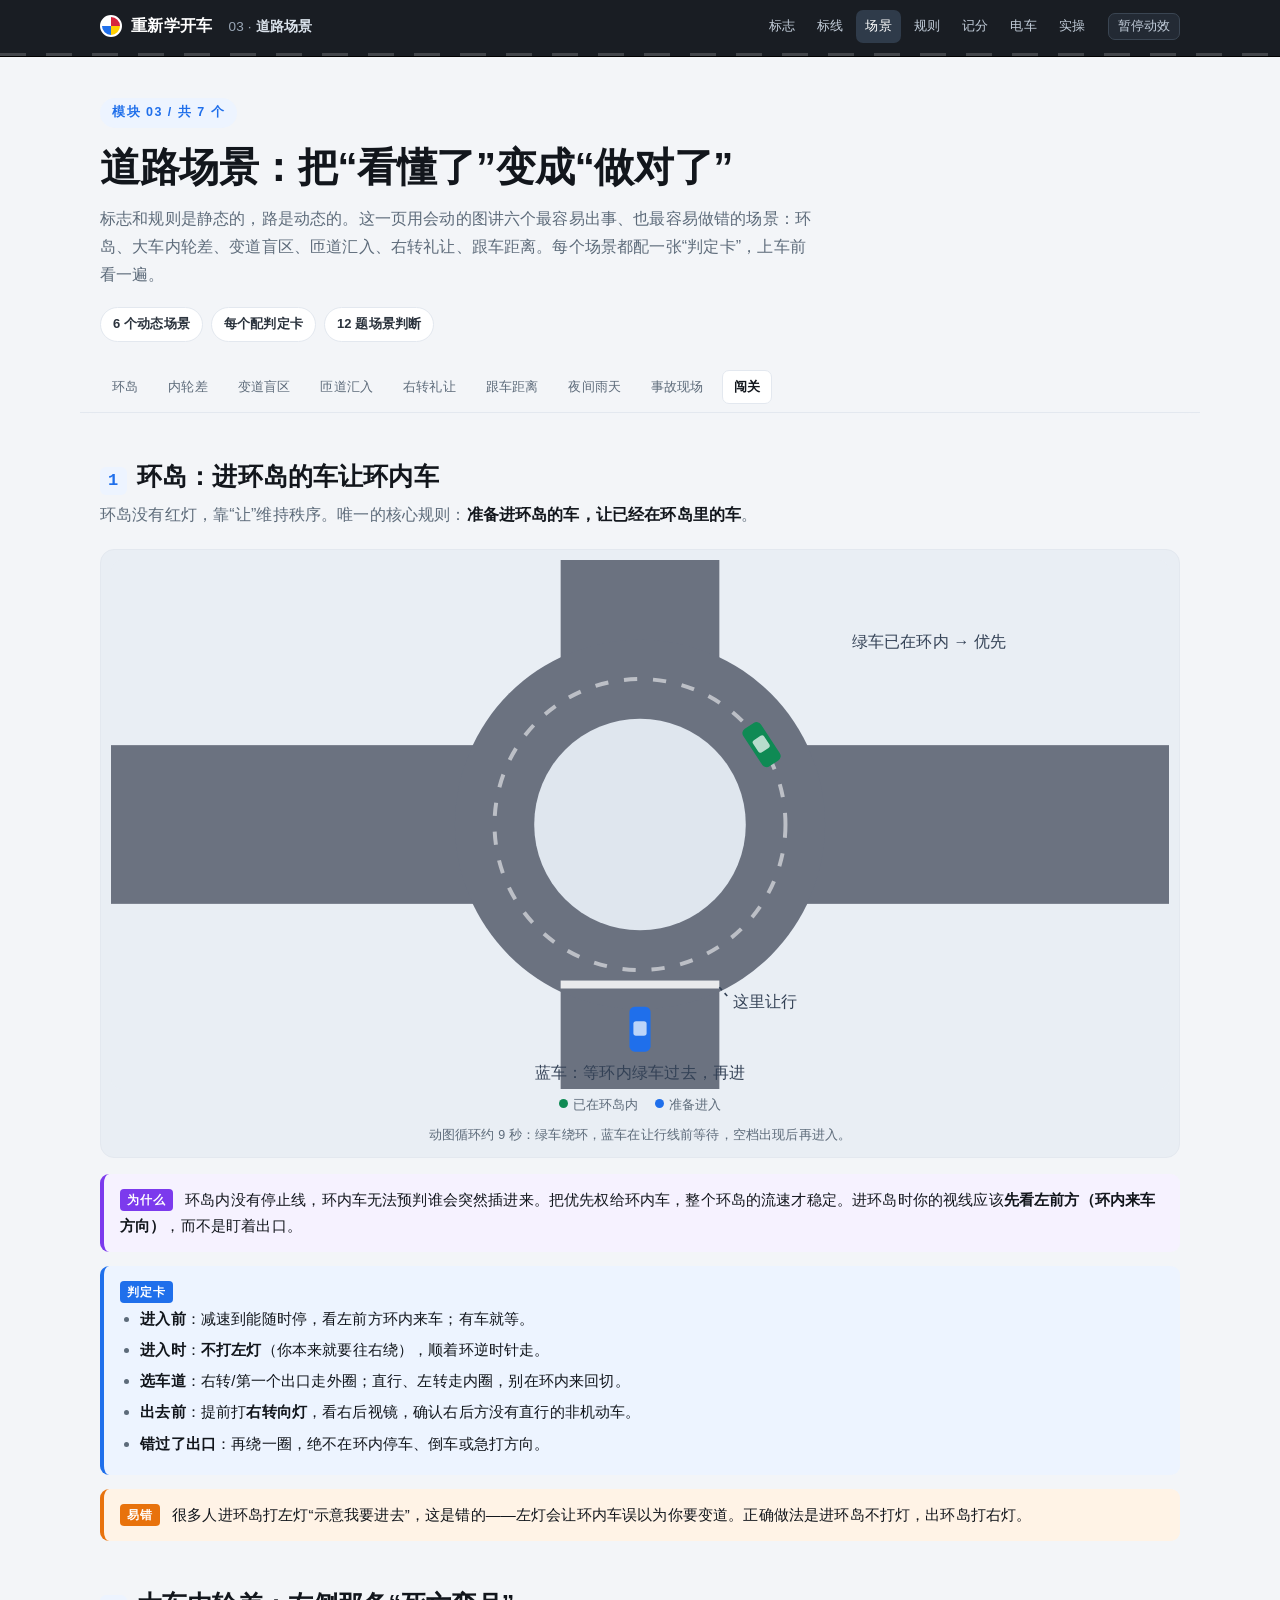
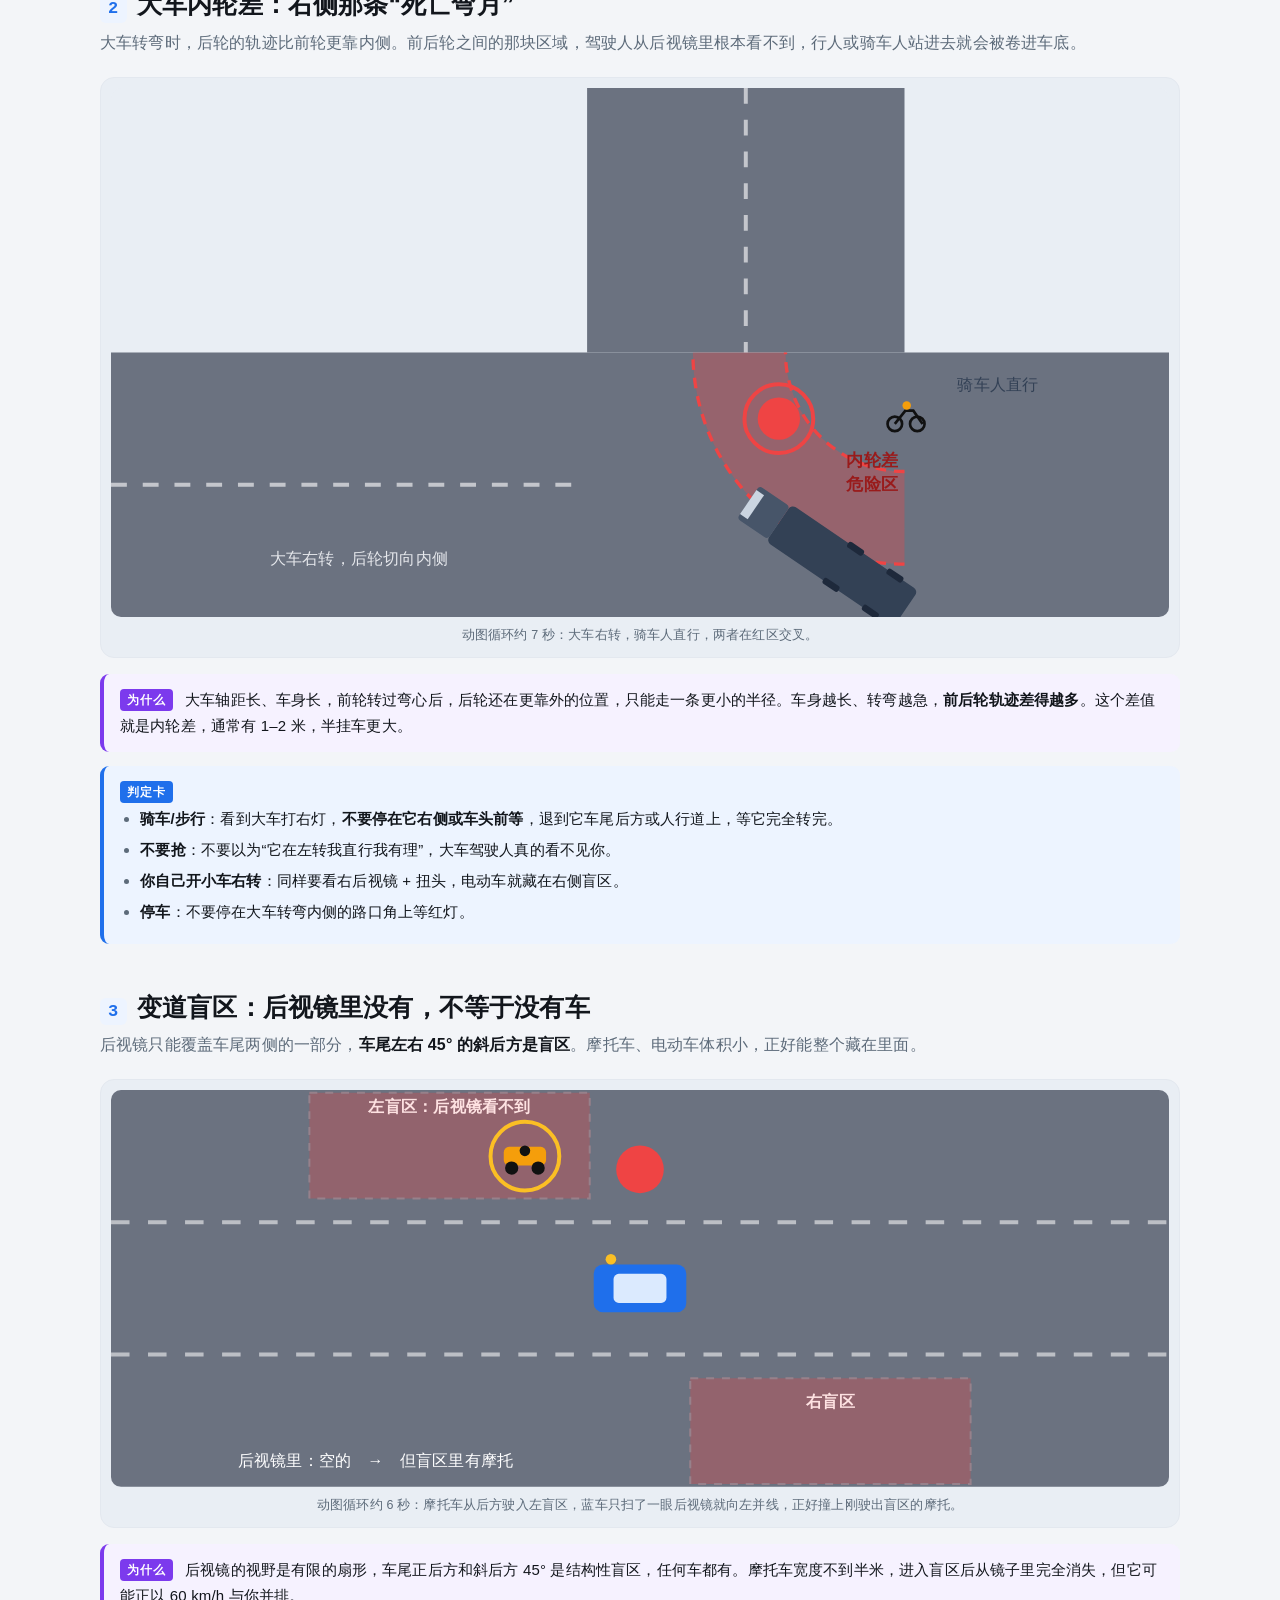
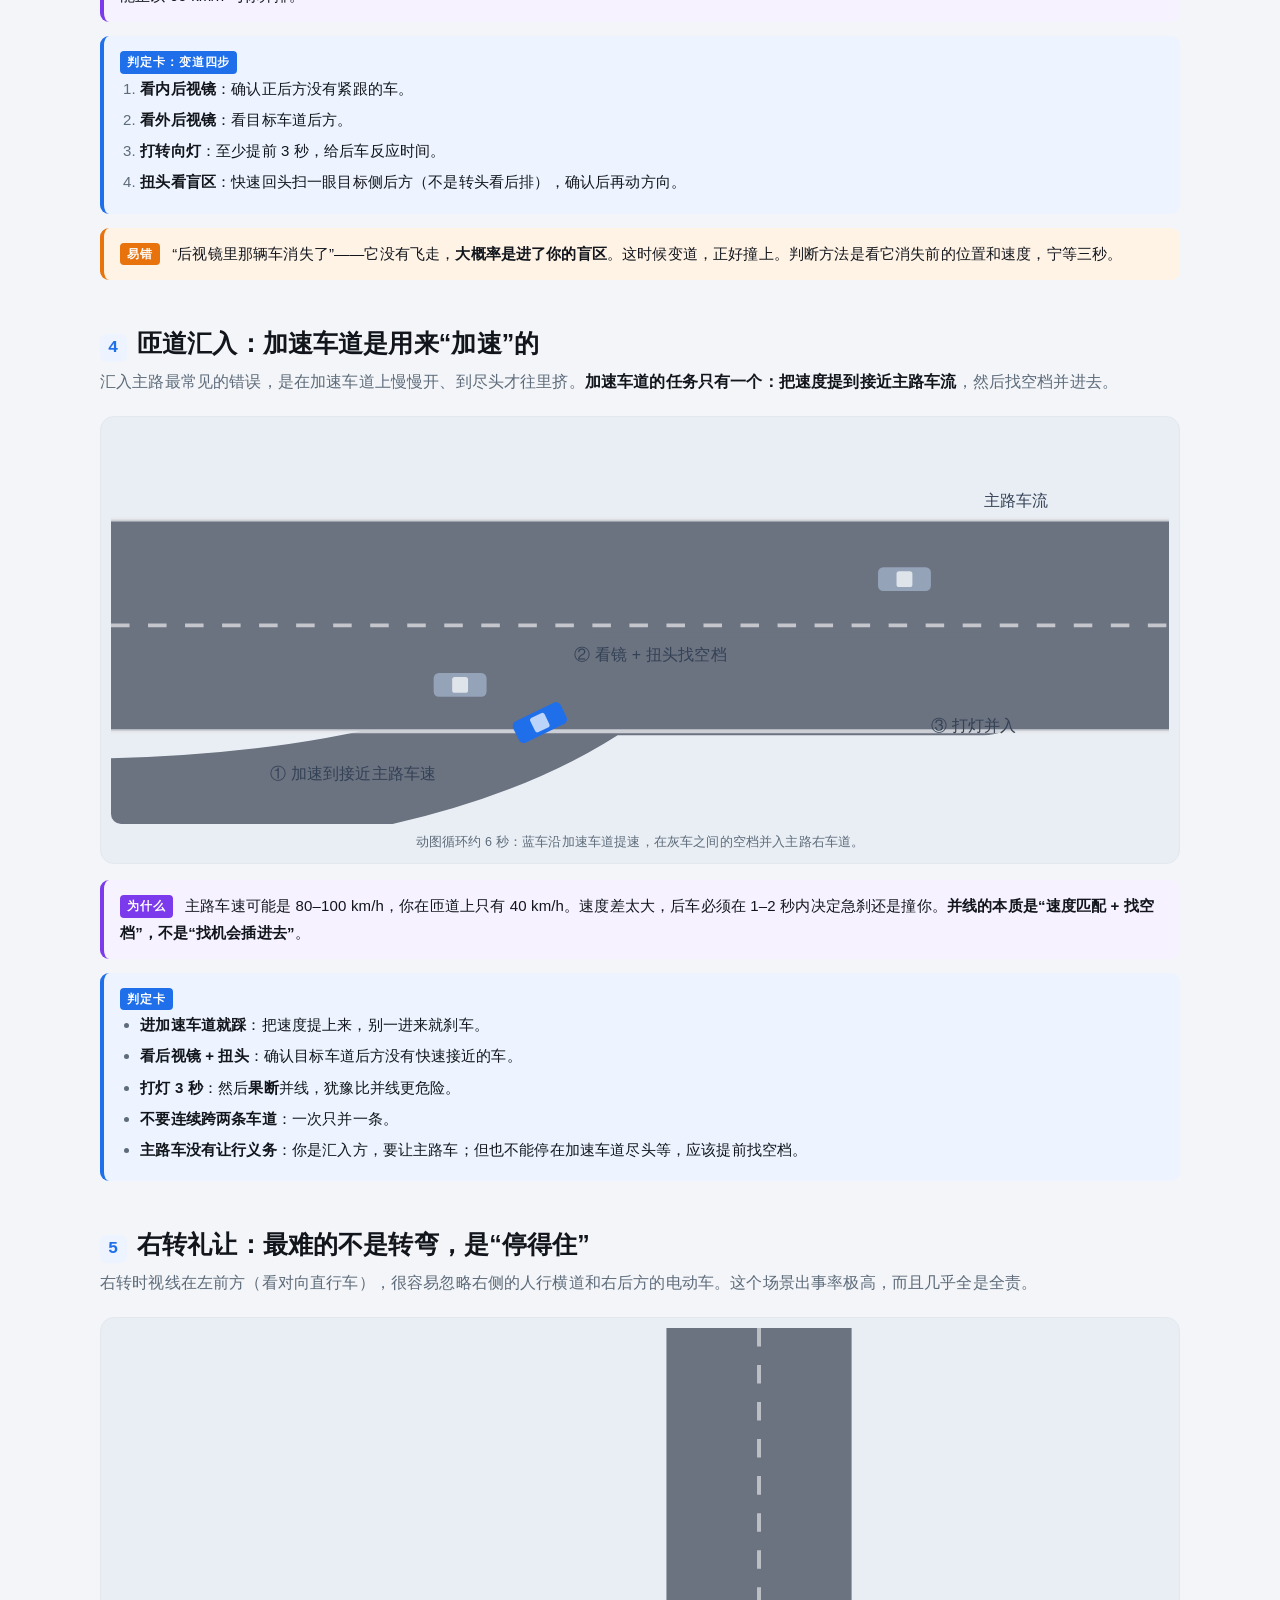
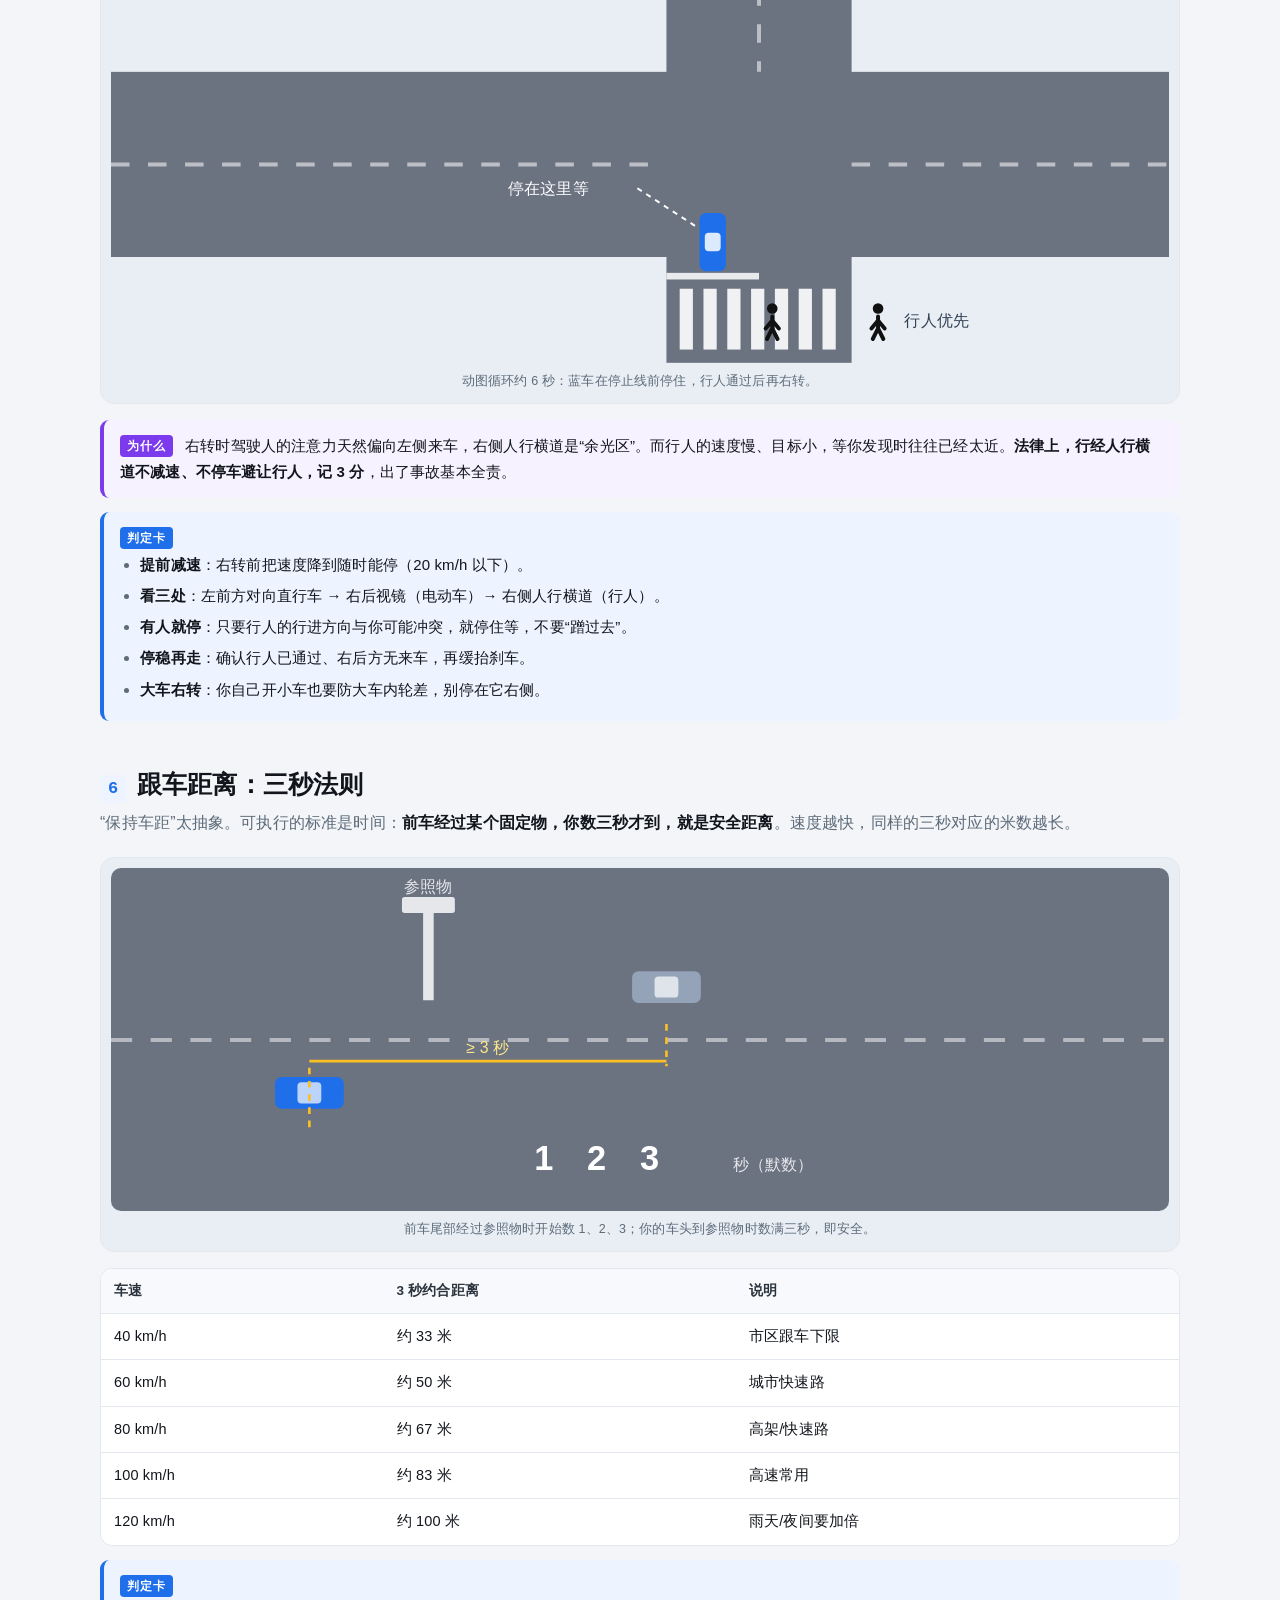
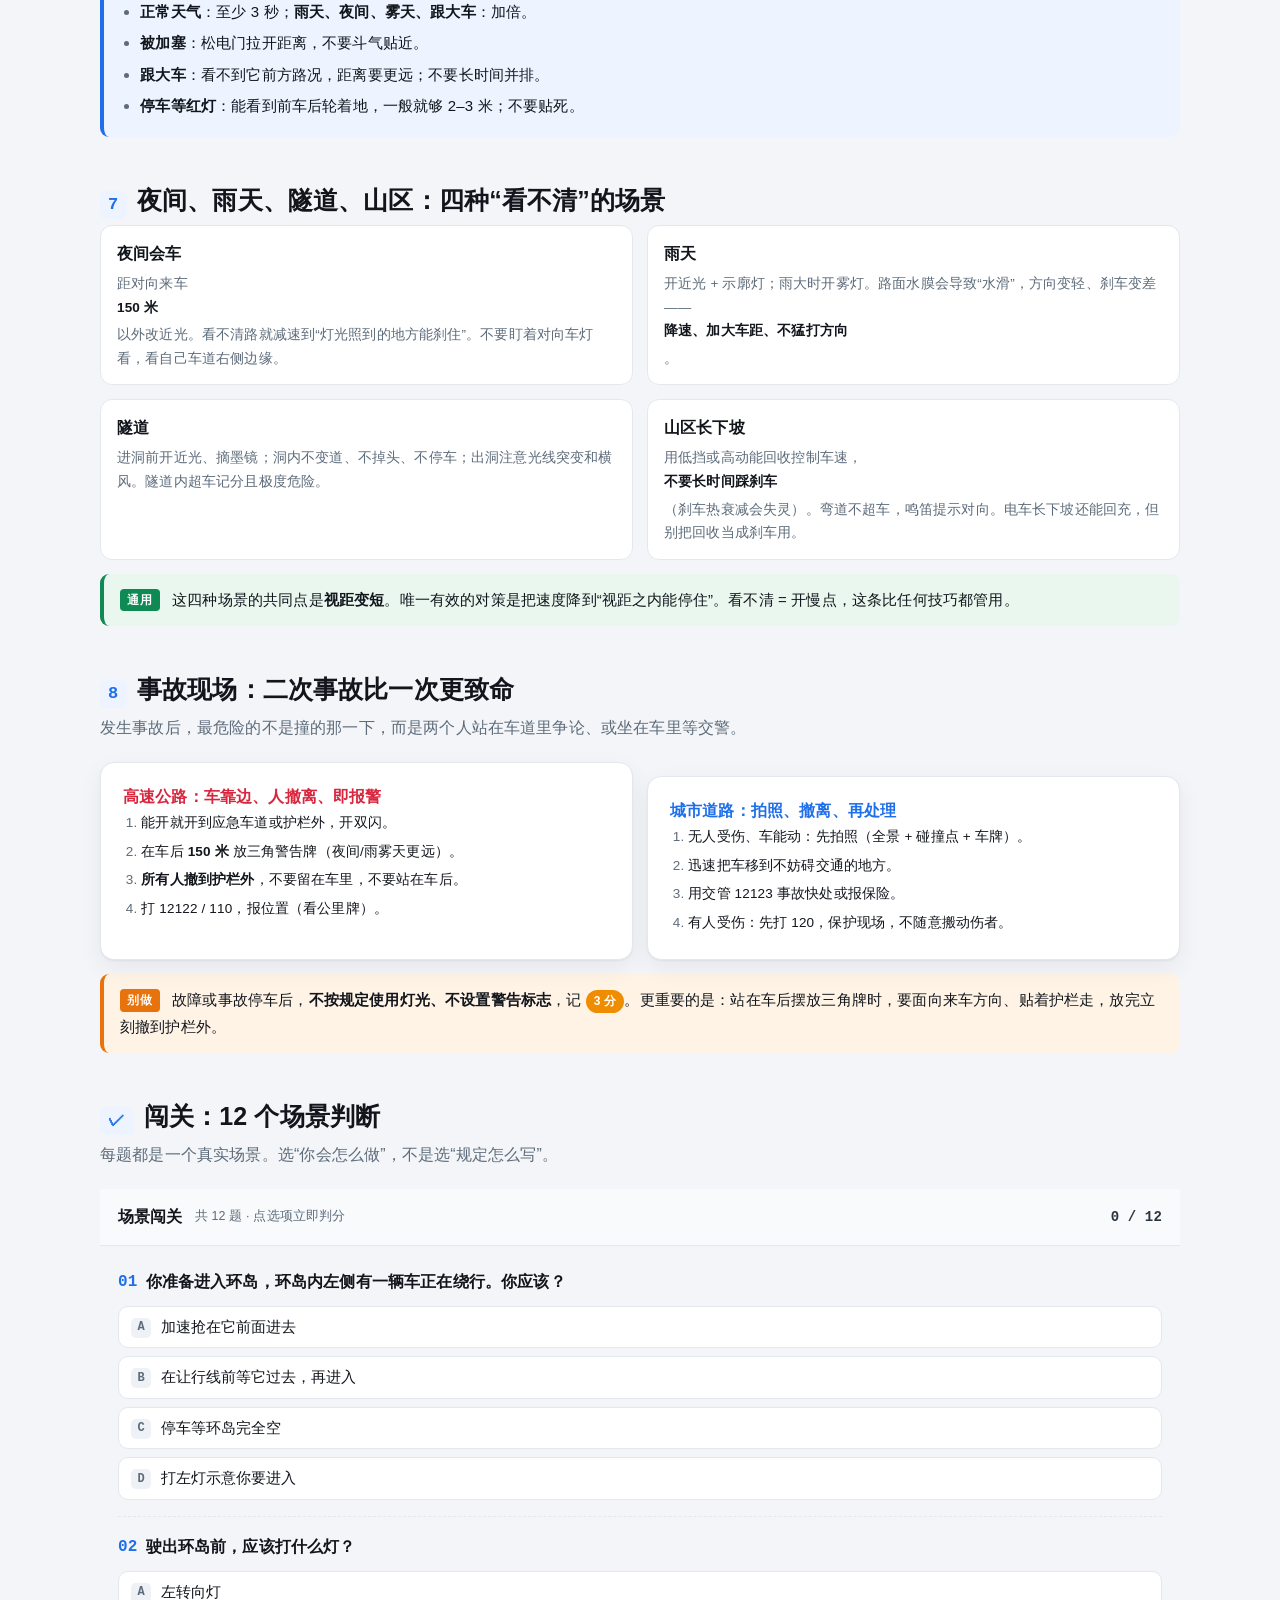
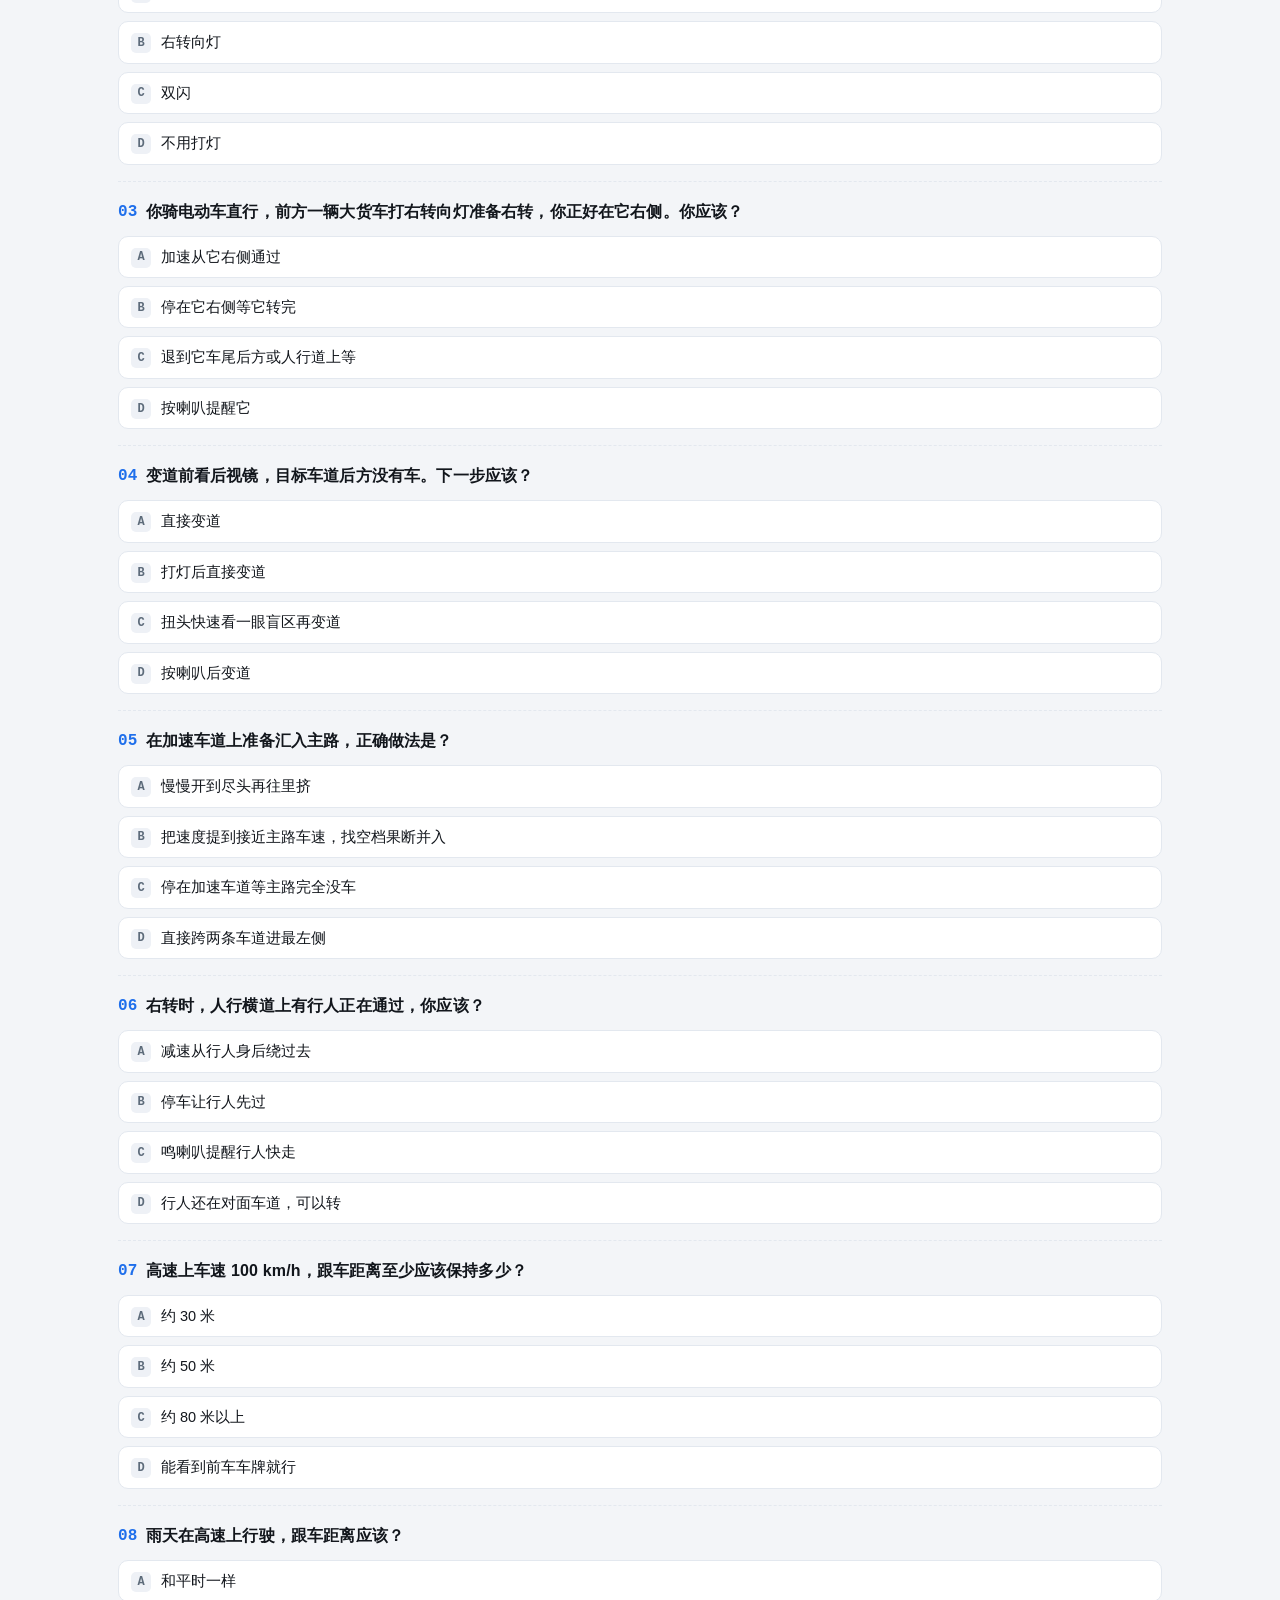
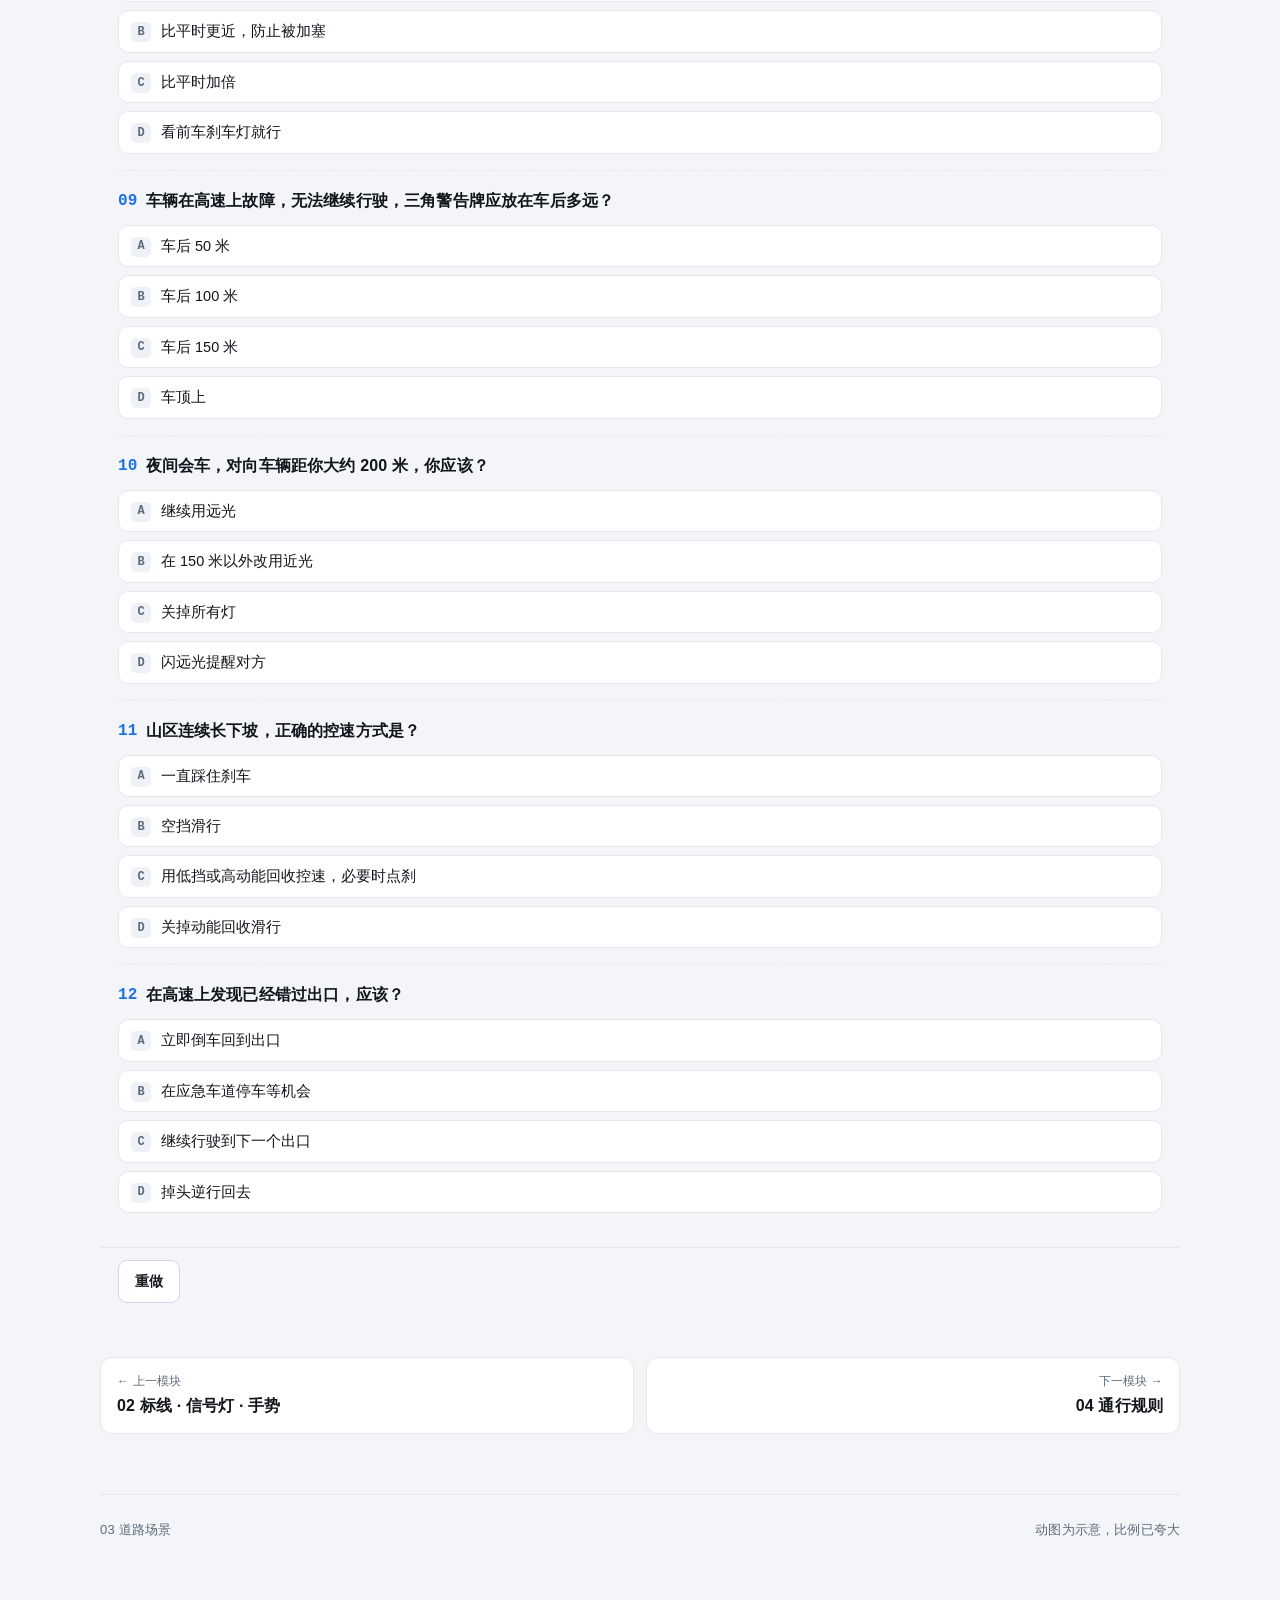
<file: 03_scenes.html>
<!DOCTYPE html>
<html lang="zh-CN">
<head>
<meta charset="utf-8">
<meta name="viewport" content="width=device-width, initial-scale=1">
<title>03 道路场景 · 重新学开车</title>
<link rel="stylesheet" href="assets/css/style.css?v=20261127">
<style>
  .scene {
    background: #e9eef4; border: 1px solid var(--line); border-radius: 14px;
    padding: 10px; margin: 16px 0; overflow: hidden;
  }
  .scene svg { width: 100%; height: auto; display: block; border-radius: 10px; }
  .scene-cap { font-size: 12.5px; color: var(--muted); margin-top: 8px; text-align: center; }
  .scene-legend { display: flex; gap: 16px; flex-wrap: wrap; font-size: 12.5px; color: var(--muted); justify-content: center; margin-top: 6px; }
  .scene-legend .dot { display: inline-block; width: 9px; height: 9px; border-radius: 50%; margin-right: 5px; vertical-align: 1px; }
  .scene text { font-family: -apple-system, "PingFang SC", "Microsoft YaHei", sans-serif; }
  .card-mini { background: #fff; border: 1px solid var(--line); border-radius: 12px; padding: 14px 16px; }
  .card-mini b { display: block; margin-bottom: 4px; }

  @keyframes hitflash { 0%, 58% { opacity: 0; } 62%, 70% { opacity: .95; } 80%, 100% { opacity: 0; } }
  .hit { animation: hitflash 7s linear infinite; }
  @keyframes bikeblink { 0%, 100% { opacity: 1; } 50% { opacity: .25; } }
  .warn-blink { animation: bikeblink 1.2s ease-in-out infinite; }
  @keyframes count3 { 0%, 8% { opacity: 1; } 30%, 100% { opacity: .15; } }
  .c1 { animation: count3 3.9s linear infinite; }
  .c2 { animation: count3 3.9s linear infinite; animation-delay: 1.3s; }
  .c3 { animation: count3 3.9s linear infinite; animation-delay: 2.6s; }
</style>
</head>
<body data-mod="03_scenes">

<header class="topbar">
  <div class="topbar-inner">
    <a class="brand" href="index.html"><span class="brand-dot"></span>重新学开车</a>
    <span class="crumb">03 · <b>道路场景</b></span>
    <span class="topbar-spacer"></span>
    <nav class="topbar-nav">
      <a href="01_signs.html">标志</a>
      <a href="02_markings.html">标线</a>
      <a href="03_scenes.html" class="on">场景</a>
      <a href="04_rules.html">规则</a>
      <a href="05_points.html">记分</a>
      <a href="06_ev.html">电车</a>
      <a href="07_practice.html">实操</a>
    </nav>
  </div>
</header>

<main class="wrap">

  <section class="hero">
    <span class="eyebrow">模块 03 / 共 7 个</span>
    <h1>道路场景：把“看懂了”变成“做对了”</h1>
    <p>标志和规则是静态的，路是动态的。这一页用会动的图讲六个最容易出事、也最容易做错的场景：环岛、大车内轮差、变道盲区、匝道汇入、右转礼让、跟车距离。每个场景都配一张“判定卡”，上车前看一遍。</p>
    <div class="hero-tags">
      <span class="chip">6 个动态场景</span>
      <span class="chip">每个配判定卡</span>
      <span class="chip">12 题场景判断</span>
    </div>
  </section>

  <nav class="toc">
    <a href="#s1" class="on">环岛</a>
    <a href="#s2">内轮差</a>
    <a href="#s3">变道盲区</a>
    <a href="#s4">匝道汇入</a>
    <a href="#s5">右转礼让</a>
    <a href="#s6">跟车距离</a>
    <a href="#s7">夜间雨天</a>
    <a href="#s8">事故现场</a>
    <a href="#quiz">闯关</a>
  </nav>

  <!-- 1 环岛 -->
  <section class="sec" id="s1">
    <h2><span class="num">1</span>环岛：进环岛的车让环内车</h2>
    <p class="lead">环岛没有红灯，靠“让”维持秩序。唯一的核心规则：<b>准备进环岛的车，让已经在环岛里的车</b>。</p>

    <div class="scene">
      <svg viewBox="0 0 800 400" xmlns="http://www.w3.org/2000/svg" xmlns:xlink="http://www.w3.org/1999/xlink" role="img" aria-label="环岛动画：蓝车在入口等待，绿车沿环岛行驶">
        <defs>
          <path id="ringPath" d="M400 310A110 110 0 1 0 400 90A110 110 0 1 0 400 310" fill="none"/>
          <path id="enterPath" d="M400 380L400 310A110 110 0 1 0 400 90" fill="none"/>
          <g id="carShape">
            <rect x="-17" y="-8" width="34" height="16" rx="4" fill="currentColor"/>
            <rect x="-5" y="-5" width="11" height="10" rx="2" fill="#fff" opacity=".7"/>
          </g>
        </defs>
        <rect width="800" height="400" fill="#e9eef4"/>
        <rect x="340" y="0" width="120" height="95" fill="#6b7280"/>
        <rect x="340" y="320" width="120" height="80" fill="#6b7280"/>
        <rect x="0" y="140" width="285" height="120" fill="#6b7280"/>
        <rect x="515" y="140" width="285" height="120" fill="#6b7280"/>
        <circle cx="400" cy="200" r="140" fill="#6b7280"/>
        <circle cx="400" cy="200" r="80" fill="#dfe6ee"/>
        <circle cx="400" cy="200" r="110" fill="none" stroke="#fff" stroke-width="3" stroke-dasharray="10 12" opacity=".55"/>
        <rect x="340" y="318" width="120" height="6" fill="#fff" opacity=".85"/>
        <text x="470" y="338" font-size="12" fill="#334155">这里让行</text>
        <path d="M460 323L468 332" stroke="#334155" stroke-width="1.2" stroke-dasharray="3 3"/>

        <!-- 环内绿车 -->
        <g>
          <animateMotion dur="9s" repeatCount="indefinite" rotate="auto">
            <mpath xlink:href="#ringPath"/>
          </animateMotion>
          <use xlink:href="#carShape" color="#0f8a54"/>
        </g>
        <!-- 入口蓝车：先停住，再进入 -->
        <g>
          <animateMotion dur="9s" repeatCount="indefinite" rotate="auto" keyPoints="0;0;1" keyTimes="0;0.3;1">
            <mpath xlink:href="#enterPath"/>
          </animateMotion>
          <use xlink:href="#carShape" color="#1f6feb"/>
        </g>
        <text x="400" y="392" text-anchor="middle" font-size="12" fill="#334155">蓝车：等环内绿车过去，再进</text>
        <text x="560" y="66" font-size="12" fill="#334155">绿车已在环内 → 优先</text>
      </svg>
      <div class="scene-legend">
        <span><i class="dot" style="background:#0f8a54"></i>已在环岛内</span>
        <span><i class="dot" style="background:#1f6feb"></i>准备进入</span>
      </div>
      <div class="scene-cap">动图循环约 9 秒：绿车绕环，蓝车在让行线前等待，空档出现后再进入。</div>
    </div>

    <div class="why">
      <span class="lbl">为什么</span>
      环岛内没有停止线，环内车无法预判谁会突然插进来。把优先权给环内车，整个环岛的流速才稳定。进环岛时你的视线应该<b>先看左前方（环内来车方向）</b>，而不是盯着出口。
    </div>

    <div class="rule">
      <span class="lbl">判定卡</span>
      <ul class="mb0">
        <li><b>进入前</b>：减速到能随时停，看左前方环内来车；有车就等。</li>
        <li><b>进入时</b>：<b>不打左灯</b>（你本来就要往右绕），顺着环逆时针走。</li>
        <li><b>选车道</b>：右转/第一个出口走外圈；直行、左转走内圈，别在环内来回切。</li>
        <li><b>出去前</b>：提前打<b>右转向灯</b>，看右后视镜，确认右后方没有直行的非机动车。</li>
        <li><b>错过了出口</b>：再绕一圈，绝不在环内停车、倒车或急打方向。</li>
      </ul>
    </div>

    <div class="trap">
      <span class="lbl">易错</span>
      很多人进环岛打左灯“示意我要进去”，这是错的——左灯会让环内车误以为你要变道。正确做法是进环岛不打灯，出环岛打右灯。
    </div>
  </section>

  <!-- 2 内轮差 -->
  <section class="sec" id="s2">
    <h2><span class="num">2</span>大车内轮差：右侧那条“死亡弯月”</h2>
    <p class="lead">大车转弯时，后轮的轨迹比前轮更靠内侧。前后轮之间的那块区域，驾驶人从后视镜里根本看不到，行人或骑车人站进去就会被卷进车底。</p>

    <div class="scene">
      <svg viewBox="0 0 800 400" xmlns="http://www.w3.org/2000/svg" xmlns:xlink="http://www.w3.org/1999/xlink" role="img" aria-label="大车右转内轮差动画：骑车人直行进入危险区">
        <defs>
          <path id="truckPath" d="M800 360L600 360A160 160 0 0 1 440 200L440 -20" fill="none"/>
          <path id="bikePath" d="M800 250L280 250" fill="none"/>
          <g id="truckShape">
            <rect x="-110" y="-17" width="116" height="34" rx="4" fill="#334155"/>
            <rect x="6" y="-15" width="28" height="30" rx="3" fill="#475569"/>
            <rect x="27" y="-11" width="7" height="22" fill="#cbd5e1"/>
            <rect x="-96" y="-19" width="14" height="5" rx="2" fill="#1e293b"/>
            <rect x="-60" y="-19" width="14" height="5" rx="2" fill="#1e293b"/>
            <rect x="-96" y="14" width="14" height="5" rx="2" fill="#1e293b"/>
            <rect x="-60" y="14" width="14" height="5" rx="2" fill="#1e293b"/>
          </g>
          <g id="bikeShape">
            <circle cx="-8" cy="4" r="5.5" fill="none" stroke="#111" stroke-width="2"/>
            <circle cx="9" cy="4" r="5.5" fill="none" stroke="#111" stroke-width="2"/>
            <path d="M-8 4L0 -6h6l7 10" fill="none" stroke="#111" stroke-width="2"/>
            <circle cx="1" cy="-10" r="3.2" fill="#f59e0b"/>
          </g>
        </defs>
        <rect width="800" height="400" fill="#e9eef4"/>
        <rect x="0" y="200" width="800" height="200" fill="#6b7280"/>
        <rect x="360" y="0" width="240" height="200" fill="#6b7280"/>
        <line x1="0" y1="300" x2="360" y2="300" stroke="#fff" stroke-width="3" stroke-dasharray="12 12" opacity=".6"/>
        <line x1="480" y1="0" x2="480" y2="200" stroke="#fff" stroke-width="3" stroke-dasharray="12 12" opacity=".6"/>

        <!-- 内轮差危险区 -->
        <path d="M600 360A160 160 0 0 1 440 200L510 200A90 90 0 0 0 600 290Z" fill="#ef4444" opacity=".32"/>
        <path d="M600 360A160 160 0 0 1 440 200" fill="none" stroke="#ef4444" stroke-width="2.5" stroke-dasharray="8 6"/>
        <path d="M600 290A90 90 0 0 1 510 200" fill="none" stroke="#ef4444" stroke-width="2.5" stroke-dasharray="8 6"/>
        <text x="556" y="286" font-size="13" font-weight="700" fill="#991b1b">内轮差</text>
        <text x="556" y="304" font-size="13" font-weight="700" fill="#991b1b">危险区</text>

        <!-- 碰撞点 -->
        <circle class="hit" cx="505" cy="250" r="16" fill="#ef4444"/>
        <circle class="hit" cx="505" cy="250" r="26" fill="none" stroke="#ef4444" stroke-width="3"/>

        <!-- 大车 -->
        <g>
          <animateMotion dur="7s" repeatCount="indefinite" rotate="auto">
            <mpath xlink:href="#truckPath"/>
          </animateMotion>
          <use xlink:href="#truckShape"/>
        </g>
        <!-- 骑车人 -->
        <g>
          <animateMotion dur="7s" repeatCount="indefinite" begin="0.4s">
            <mpath xlink:href="#bikePath"/>
          </animateMotion>
          <use xlink:href="#bikeShape"/>
        </g>
        <text x="640" y="228" font-size="12" fill="#334155">骑车人直行</text>
        <text x="120" y="360" font-size="12" fill="#e5e7eb">大车右转，后轮切向内侧</text>
      </svg>
      <div class="scene-cap">动图循环约 7 秒：大车右转，骑车人直行，两者在红区交叉。</div>
    </div>

    <div class="why">
      <span class="lbl">为什么</span>
      大车轴距长、车身长，前轮转过弯心后，后轮还在更靠外的位置，只能走一条更小的半径。车身越长、转弯越急，<b>前后轮轨迹差得越多</b>。这个差值就是内轮差，通常有 1–2 米，半挂车更大。
    </div>

    <div class="rule">
      <span class="lbl">判定卡</span>
      <ul class="mb0">
        <li><b>骑车/步行</b>：看到大车打右灯，<b>不要停在它右侧或车头前等</b>，退到它车尾后方或人行道上，等它完全转完。</li>
        <li><b>不要抢</b>：不要以为“它在左转我直行我有理”，大车驾驶人真的看不见你。</li>
        <li><b>你自己开小车右转</b>：同样要看右后视镜 + 扭头，电动车就藏在右侧盲区。</li>
        <li><b>停车</b>：不要停在大车转弯内侧的路口角上等红灯。</li>
      </ul>
    </div>
  </section>

  <!-- 3 盲区 -->
  <section class="sec" id="s3">
    <h2><span class="num">3</span>变道盲区：后视镜里没有，不等于没有车</h2>
    <p class="lead">后视镜只能覆盖车尾两侧的一部分，<b>车尾左右 45° 的斜后方是盲区</b>。摩托车、电动车体积小，正好能整个藏在里面。</p>

    <div class="scene">
      <svg viewBox="0 0 800 300" xmlns="http://www.w3.org/2000/svg" xmlns:xlink="http://www.w3.org/1999/xlink" role="img" aria-label="变道盲区动画：摩托车在左侧相邻车道的盲区里，蓝车向左变道时相撞">
        <defs>
          <path id="motoPath" d="M110 50L505 50" fill="none"/>
          <g id="motoShape">
            <rect x="-16" y="-7" width="32" height="14" rx="4" fill="#f59e0b"/>
            <circle cx="-10" cy="9" r="5" fill="#111"/>
            <circle cx="10" cy="9" r="5" fill="#111"/>
            <circle cx="0" cy="-4" r="4" fill="#111"/>
          </g>
        </defs>
        <rect width="800" height="300" fill="#6b7280"/>
        <line x1="0" y1="100" x2="800" y2="100" stroke="#fff" stroke-width="3" stroke-dasharray="14 14" opacity=".55"/>
        <line x1="0" y1="200" x2="800" y2="200" stroke="#fff" stroke-width="3" stroke-dasharray="14 14" opacity=".55"/>

        <!-- 盲区：向左变道时看左后方，向右变道时看右后方 -->
        <path d="M150 2L362 2L362 82L150 82Z" fill="#ef4444" opacity=".3" stroke="#fca5a5" stroke-width="1.5" stroke-dasharray="6 6"/>
        <path d="M438 218L650 218L650 298L438 298Z" fill="#ef4444" opacity=".3" stroke="#fca5a5" stroke-width="1.5" stroke-dasharray="6 6"/>
        <text x="256" y="17" text-anchor="middle" font-size="12" fill="#fee2e2" font-weight="700">左盲区：后视镜看不到</text>
        <text x="544" y="240" text-anchor="middle" font-size="12" fill="#fee2e2" font-weight="700">右盲区</text>

        <!-- ego：直行后向左变道，进入摩托所在车道 -->
        <g>
          <animateTransform attributeName="transform" type="translate" values="0 0;0 0;0 -100;0 -100" keyTimes="0;.62;.74;1" dur="6s" repeatCount="indefinite"/>
          <rect x="365" y="132" width="70" height="36" rx="7" fill="#1f6feb"/>
          <rect x="380" y="139" width="40" height="22" rx="4" fill="#dbeafe"/>
          <circle cx="378" cy="128" r="4" fill="#fbbf24"/>
        </g>

        <!-- 摩托车：在左侧相邻车道，从后方赶上来（画在蓝车之上，碰撞时才看得见） -->
        <g>
          <animateMotion dur="6s" repeatCount="indefinite">
            <mpath xlink:href="#motoPath"/>
          </animateMotion>
          <circle class="warn-blink" r="26" fill="none" stroke="#fbbf24" stroke-width="3"/>
          <use xlink:href="#motoShape"/>
        </g>
        <circle class="hit" cx="400" cy="60" r="18" fill="#ef4444"/>

        <text x="200" y="284" text-anchor="middle" font-size="12" fill="#fff">后视镜里：空的　→　但盲区里有摩托</text>
      </svg>
      <div class="scene-cap">动图循环约 6 秒：摩托车从后方驶入左盲区，蓝车只扫了一眼后视镜就向左并线，正好撞上刚驶出盲区的摩托。</div>
    </div>

    <div class="why">
      <span class="lbl">为什么</span>
      后视镜的视野是有限的扇形，车尾正后方和斜后方 45° 是结构性盲区，任何车都有。摩托车宽度不到半米，进入盲区后从镜子里完全消失，但它可能正以 60 km/h 与你并排。
    </div>

    <div class="rule">
      <span class="lbl">判定卡：变道四步</span>
      <ol class="mb0">
        <li><b>看内后视镜</b>：确认正后方没有紧跟的车。</li>
        <li><b>看外后视镜</b>：看目标车道后方。</li>
        <li><b>打转向灯</b>：至少提前 3 秒，给后车反应时间。</li>
        <li><b>扭头看盲区</b>：快速回头扫一眼目标侧后方（不是转头看后排），确认后再动方向。</li>
      </ol>
    </div>

    <div class="trap">
      <span class="lbl">易错</span>
      “后视镜里那辆车消失了”——它没有飞走，<b>大概率是进了你的盲区</b>。这时候变道，正好撞上。判断方法是看它消失前的位置和速度，宁等三秒。
    </div>
  </section>

  <!-- 4 匝道汇入 -->
  <section class="sec" id="s4">
    <h2><span class="num">4</span>匝道汇入：加速车道是用来“加速”的</h2>
    <p class="lead">汇入主路最常见的错误，是在加速车道上慢慢开、到尽头才往里挤。<b>加速车道的任务只有一个：把速度提到接近主路车流</b>，然后找空档并进去。</p>

    <div class="scene">
      <svg viewBox="0 0 800 300" xmlns="http://www.w3.org/2000/svg" xmlns:xlink="http://www.w3.org/1999/xlink" role="img" aria-label="匝道汇入动画：蓝车沿加速车道提速并入主路">
        <defs>
          <path id="rampPath" d="M-30 288Q240 286 372 196L660 196" fill="none"/>
          <path id="mainA" d="M-140 115L940 115" fill="none"/>
          <path id="mainB" d="M-140 195L940 195" fill="none"/>
          <g id="car2">
            <rect x="-20" y="-9" width="40" height="18" rx="4" fill="currentColor"/>
            <rect x="-6" y="-6" width="12" height="12" rx="2" fill="#fff" opacity=".7"/>
          </g>
        </defs>
        <rect width="800" height="300" fill="#e9eef4"/>
        <rect x="0" y="70" width="800" height="160" fill="#6b7280"/>
        <path d="M-30 288Q240 286 372 196L660 196" stroke="#6b7280" stroke-width="74" fill="none" stroke-linecap="round"/>
        <line x1="0" y1="150" x2="800" y2="150" stroke="#fff" stroke-width="3" stroke-dasharray="14 14" opacity=".6"/>
        <line x1="0" y1="70" x2="800" y2="70" stroke="#e5e7eb" stroke-width="3" opacity=".8"/>
        <line x1="0" y1="230" x2="800" y2="230" stroke="#e5e7eb" stroke-width="3" opacity=".8"/>

        <!-- 主路车 -->
        <g>
          <animateMotion dur="4.5s" repeatCount="indefinite">
            <mpath xlink:href="#mainA"/>
          </animateMotion>
          <use xlink:href="#car2" color="#94a3b8"/>
        </g>
        <g>
          <animateMotion dur="4.5s" repeatCount="indefinite" begin="1.4s">
            <mpath xlink:href="#mainB"/>
          </animateMotion>
          <use xlink:href="#car2" color="#94a3b8"/>
        </g>

        <!-- ego -->
        <g>
          <animateMotion dur="6s" repeatCount="indefinite" rotate="auto">
            <mpath xlink:href="#rampPath"/>
          </animateMotion>
          <use xlink:href="#car2" color="#1f6feb"/>
        </g>
        <text x="120" y="266" font-size="12" fill="#334155">① 加速到接近主路车速</text>
        <text x="350" y="176" font-size="12" fill="#334155">② 看镜 + 扭头找空档</text>
        <text x="620" y="230" font-size="12" fill="#334155">③ 打灯并入</text>
        <text x="660" y="60" font-size="12" fill="#334155">主路车流</text>
      </svg>
      <div class="scene-cap">动图循环约 6 秒：蓝车沿加速车道提速，在灰车之间的空档并入主路右车道。</div>
    </div>

    <div class="why">
      <span class="lbl">为什么</span>
      主路车速可能是 80–100 km/h，你在匝道上只有 40 km/h。速度差太大，后车必须在 1–2 秒内决定急刹还是撞你。<b>并线的本质是“速度匹配 + 找空档”，不是“找机会插进去”</b>。
    </div>

    <div class="rule">
      <span class="lbl">判定卡</span>
      <ul class="mb0">
        <li><b>进加速车道就踩</b>：把速度提上来，别一进来就刹车。</li>
        <li><b>看后视镜 + 扭头</b>：确认目标车道后方没有快速接近的车。</li>
        <li><b>打灯 3 秒</b>：然后<b>果断</b>并线，犹豫比并线更危险。</li>
        <li><b>不要连续跨两条车道</b>：一次只并一条。</li>
        <li><b>主路车没有让行义务</b>：你是汇入方，要让主路车；但也不能停在加速车道尽头等，应该提前找空档。</li>
      </ul>
    </div>
  </section>

  <!-- 5 右转礼让 -->
  <section class="sec" id="s5">
    <h2><span class="num">5</span>右转礼让：最难的不是转弯，是“停得住”</h2>
    <p class="lead">右转时视线在左前方（看对向直行车），很容易忽略右侧的人行横道和右后方的电动车。这个场景出事率极高，而且几乎全是全责。</p>

    <div class="scene">
      <svg viewBox="0 0 800 480" xmlns="http://www.w3.org/2000/svg" xmlns:xlink="http://www.w3.org/1999/xlink" role="img" aria-label="右转礼让动画：蓝车在人行横道前停车，等待行人通过">
        <defs>
          <path id="turnPath" d="M40 365L400 365Q455 365 455 386L455 470" fill="none"/>
          <path id="pedPath" d="M440 447L580 447" fill="none"/>
          <g id="egoShape">
            <rect x="-22" y="-10" width="44" height="20" rx="5" fill="#1f6feb"/>
            <rect x="-7" y="-6" width="14" height="12" rx="3" fill="#dbeafe"/>
          </g>
          <g id="pedShape">
            <circle cx="0" cy="-8" r="4" fill="#111"/>
            <path d="M0 -2v9M0 1l-5 6M0 1l5 6M0 7l-4 8M0 7l4 8" stroke="#111" stroke-width="3" stroke-linecap="round" fill="none"/>
          </g>
        </defs>
        <rect width="800" height="480" fill="#e9eef4"/>
        <rect x="0" y="260" width="800" height="140" fill="#6b7280"/>
        <rect x="420" y="0" width="140" height="480" fill="#6b7280"/>
        <line x1="0" y1="330" x2="420" y2="330" stroke="#fff" stroke-width="3" stroke-dasharray="14 14" opacity=".55"/>
        <line x1="560" y1="330" x2="800" y2="330" stroke="#fff" stroke-width="3" stroke-dasharray="14 14" opacity=".55"/>
        <line x1="490" y1="0" x2="490" y2="260" stroke="#fff" stroke-width="3" stroke-dasharray="14 14" opacity=".55"/>

        <!-- 南侧人行横道 -->
        <g fill="#fff" opacity=".9">
          <rect x="430" y="424" width="10" height="46"/><rect x="448" y="424" width="10" height="46"/>
          <rect x="466" y="424" width="10" height="46"/><rect x="484" y="424" width="10" height="46"/>
          <rect x="502" y="424" width="10" height="46"/><rect x="520" y="424" width="10" height="46"/>
          <rect x="538" y="424" width="10" height="46"/>
        </g>
        <!-- 停止线：在南向车道、人行横道之前 -->
        <rect x="420" y="412" width="70" height="5" fill="#fff" opacity=".85"/>

        <!-- 行人 -->
        <g>
          <animateMotion dur="6s" repeatCount="indefinite" keyPoints="0;1;1" keyTimes="0;0.48;1">
            <mpath xlink:href="#pedPath"/>
          </animateMotion>
          <use xlink:href="#pedShape"/>
        </g>
        <use xlink:href="#pedShape" x="500" y="447"/>

        <!-- ego：停在停止线前，行人过完再走 -->
        <g>
          <animateMotion dur="6s" repeatCount="indefinite" rotate="auto" keyPoints="0;0.84;0.84;1" keyTimes="0;0.5;0.66;1">
            <mpath xlink:href="#turnPath"/>
          </animateMotion>
          <use xlink:href="#egoShape"/>
        </g>
        <text x="300" y="352" font-size="12" fill="#fff">停在这里等</text>
        <path d="M398 348L444 378" stroke="#fff" stroke-width="1.5" stroke-dasharray="4 4"/>
        <text x="600" y="452" font-size="12" fill="#334155">行人优先</text>
      </svg>
      <div class="scene-cap">动图循环约 6 秒：蓝车在停止线前停住，行人通过后再右转。</div>
    </div>

    <div class="why">
      <span class="lbl">为什么</span>
      右转时驾驶人的注意力天然偏向左侧来车，右侧人行横道是“余光区”。而行人的速度慢、目标小，等你发现时往往已经太近。<b>法律上，行经人行横道不减速、不停车避让行人，记 3 分</b>，出了事故基本全责。
    </div>

    <div class="rule">
      <span class="lbl">判定卡</span>
      <ul class="mb0">
        <li><b>提前减速</b>：右转前把速度降到随时能停（20 km/h 以下）。</li>
        <li><b>看三处</b>：左前方对向直行车 → 右后视镜（电动车）→ 右侧人行横道（行人）。</li>
        <li><b>有人就停</b>：只要行人的行进方向与你可能冲突，就停住等，不要“蹭过去”。</li>
        <li><b>停稳再走</b>：确认行人已通过、右后方无来车，再缓抬刹车。</li>
        <li><b>大车右转</b>：你自己开小车也要防大车内轮差，别停在它右侧。</li>
      </ul>
    </div>
  </section>

  <!-- 6 跟车 -->
  <section class="sec" id="s6">
    <h2><span class="num">6</span>跟车距离：三秒法则</h2>
    <p class="lead">“保持车距”太抽象。可执行的标准是时间：<b>前车经过某个固定物，你数三秒才到，就是安全距离</b>。速度越快，同样的三秒对应的米数越长。</p>

    <div class="scene">
      <svg viewBox="0 0 800 260" xmlns="http://www.w3.org/2000/svg" xmlns:xlink="http://www.w3.org/1999/xlink" role="img" aria-label="三秒跟车法则示意">
        <defs>
          <g id="car3">
            <rect x="-26" y="-12" width="52" height="24" rx="5" fill="currentColor"/>
            <rect x="-9" y="-8" width="18" height="16" rx="3" fill="#fff" opacity=".7"/>
          </g>
        </defs>
        <rect width="800" height="260" fill="#6b7280"/>
        <line x1="0" y1="130" x2="800" y2="130" stroke="#fff" stroke-width="3" stroke-dasharray="16 14" opacity=".5"/>
        <rect x="236" y="30" width="8" height="70" fill="#e5e7eb"/>
        <rect x="220" y="22" width="40" height="12" rx="2" fill="#e5e7eb"/>
        <text x="240" y="18" text-anchor="middle" font-size="12" fill="#e5e7eb">参照物</text>

        <use xlink:href="#car3" x="420" y="90" color="#94a3b8"/>
        <use xlink:href="#car3" x="150" y="170" color="#1f6feb"/>

        <path d="M420 118L420 150" stroke="#fbbf24" stroke-width="2" stroke-dasharray="5 5"/>
        <path d="M150 196L150 150" stroke="#fbbf24" stroke-width="2" stroke-dasharray="5 5"/>
        <path d="M150 146H420" stroke="#fbbf24" stroke-width="2"/>
        <text x="285" y="140" text-anchor="middle" font-size="12" fill="#fde68a">≥ 3 秒</text>

        <g font-size="26" font-weight="800" fill="#fff">
          <text class="c1" x="320" y="228">1</text>
          <text class="c2" x="360" y="228">2</text>
          <text class="c3" x="400" y="228">3</text>
        </g>
        <text x="470" y="228" font-size="12" fill="#e5e7eb">秒（默数）</text>
      </svg>
      <div class="scene-cap">前车尾部经过参照物时开始数 1、2、3；你的车头到参照物时数满三秒，即安全。</div>
    </div>

    <div class="tbl-wrap compact">
      <table>
        <thead><tr><th>车速</th><th>3 秒约合距离</th><th>说明</th></tr></thead>
        <tbody>
          <tr><td>40 km/h</td><td>约 33 米</td><td>市区跟车下限</td></tr>
          <tr><td>60 km/h</td><td>约 50 米</td><td>城市快速路</td></tr>
          <tr><td>80 km/h</td><td>约 67 米</td><td>高架/快速路</td></tr>
          <tr><td>100 km/h</td><td>约 83 米</td><td>高速常用</td></tr>
          <tr><td>120 km/h</td><td>约 100 米</td><td>雨天/夜间要加倍</td></tr>
        </tbody>
      </table>
    </div>

    <div class="rule">
      <span class="lbl">判定卡</span>
      <ul class="mb0">
        <li><b>正常天气</b>：至少 3 秒；<b>雨天、夜间、雾天、跟大车</b>：加倍。</li>
        <li><b>被加塞</b>：松电门拉开距离，不要斗气贴近。</li>
        <li><b>跟大车</b>：看不到它前方路况，距离要更远；不要长时间并排。</li>
        <li><b>停车等红灯</b>：能看到前车后轮着地，一般就够 2–3 米；不要贴死。</li>
      </ul>
    </div>
  </section>

  <!-- 7 夜间雨天 -->
  <section class="sec" id="s7">
    <h2><span class="num">7</span>夜间、雨天、隧道、山区：四种“看不清”的场景</h2>
    <div class="grid g2">
      <div class="card-mini">
        <b>夜间会车</b>
        <p class="small muted mb0">距对向来车 <b>150 米</b> 以外改近光。看不清路就减速到“灯光照到的地方能刹住”。不要盯着对向车灯看，看自己车道右侧边缘。</p>
      </div>
      <div class="card-mini">
        <b>雨天</b>
        <p class="small muted mb0">开近光 + 示廓灯；雨大时开雾灯。路面水膜会导致“水滑”，方向变轻、刹车变差——<b>降速、加大车距、不猛打方向</b>。</p>
      </div>
      <div class="card-mini">
        <b>隧道</b>
        <p class="small muted mb0">进洞前开近光、摘墨镜；洞内不变道、不掉头、不停车；出洞注意光线突变和横风。隧道内超车记分且极度危险。</p>
      </div>
      <div class="card-mini">
        <b>山区长下坡</b>
        <p class="small muted mb0">用低挡或高动能回收控制车速，<b>不要长时间踩刹车</b>（刹车热衰减会失灵）。弯道不超车，鸣笛提示对向。电车长下坡还能回充，但别把回收当成刹车用。</p>
      </div>
    </div>

    <div class="tip">
      <span class="lbl">通用</span>
      这四种场景的共同点是<b>视距变短</b>。唯一有效的对策是把速度降到“视距之内能停住”。看不清 = 开慢点，这条比任何技巧都管用。
    </div>
  </section>

  <!-- 8 事故现场 -->
  <section class="sec" id="s8">
    <h2><span class="num">8</span>事故现场：二次事故比一次更致命</h2>
    <p class="lead">发生事故后，最危险的不是撞的那一下，而是两个人站在车道里争论、或坐在车里等交警。</p>

    <div class="grid g2">
      <div class="card">
        <b style="color:var(--red)">高速公路：车靠边、人撤离、即报警</b>
        <ol class="small" style="margin-bottom:0">
          <li>能开就开到应急车道或护栏外，开双闪。</li>
          <li>在车后 <b>150 米</b> 放三角警告牌（夜间/雨雾天更远）。</li>
          <li><b>所有人撤到护栏外</b>，不要留在车里，不要站在车后。</li>
          <li>打 12122 / 110，报位置（看公里牌）。</li>
        </ol>
      </div>
      <div class="card">
        <b style="color:var(--blue)">城市道路：拍照、撤离、再处理</b>
        <ol class="small" style="margin-bottom:0">
          <li>无人受伤、车能动：先拍照（全景 + 碰撞点 + 车牌）。</li>
          <li>迅速把车移到不妨碍交通的地方。</li>
          <li>用交管 12123 事故快处或报保险。</li>
          <li>有人受伤：先打 120，保护现场，不随意搬动伤者。</li>
        </ol>
      </div>
    </div>

    <div class="trap">
      <span class="lbl">别做</span>
      故障或事故停车后，<b>不按规定使用灯光、不设置警告标志</b>，记 <span class="badge b3">3 分</span>。更重要的是：站在车后摆放三角牌时，要面向来车方向、贴着护栏走，放完立刻撤到护栏外。
    </div>
  </section>

  <!-- quiz -->
  <section class="sec" id="quiz">
    <h2><span class="num">✓</span>闯关：12 个场景判断</h2>
    <p class="lead">每题都是一个真实场景。选“你会怎么做”，不是选“规定怎么写”。</p>
    <div id="quiz1"></div>
  </section>

  <div class="pager">
    <a href="02_markings.html"><div class="pdir">← 上一模块</div><div class="pt">02 标线 · 信号灯 · 手势</div></a>
    <a href="04_rules.html" class="next"><div class="pdir">下一模块 →</div><div class="pt">04 通行规则</div></a>
  </div>

  <footer class="foot">
    <div class="fr"><span>03 道路场景</span><span>动图为示意，比例已夸大</span></div>
  </footer>
</main>

<script src="assets/js/signs.js"></script>
<script src="assets/js/app.js?v=20261127"></script>
<script>
Driving.quiz("#quiz1", {
  id: "scenes-01",
  title: "场景闯关",
  qs: [
    {
      q: "你准备进入环岛，环岛内左侧有一辆车正在绕行。你应该？",
      o: ["加速抢在它前面进去", "在让行线前等它过去，再进入", "停车等环岛完全空", "打左灯示意你要进入"],
      a: 1,
      why: "进环岛的车让已经在环岛内的车。只需等环内车过去、出现安全空档即可进入，不必等整个环岛空。进环岛不打左灯。"
    },
    {
      q: "驶出环岛前，应该打什么灯？",
      o: ["左转向灯", "右转向灯", "双闪", "不用打灯"],
      a: 1,
      why: "出环岛是向右驶出，提前打右转向灯并看右后视镜，确认右后方没有直行的非机动车。"
    },
    {
      q: "你骑电动车直行，前方一辆大货车打右转向灯准备右转，你正好在它右侧。你应该？",
      o: ["加速从它右侧通过", "停在它右侧等它转完", "退到它车尾后方或人行道上等", "按喇叭提醒它"],
      a: 2,
      why: "大车右转存在内轮差，右侧是驾驶人看不到的“死亡弯月”。正确做法是远离它右侧和车头前方，退到车尾后方或人行道上等它转完。"
    },
    {
      q: "变道前看后视镜，目标车道后方没有车。下一步应该？",
      o: ["直接变道", "打灯后直接变道", "扭头快速看一眼盲区再变道", "按喇叭后变道"],
      a: 2,
      why: "后视镜有结构性盲区，摩托车、电动车可能完全藏在里面。变道四步：看镜 → 打灯 → 扭头看盲区 → 动方向。"
    },
    {
      q: "在加速车道上准备汇入主路，正确做法是？",
      o: ["慢慢开到尽头再往里挤", "把速度提到接近主路车速，找空档果断并入", "停在加速车道等主路完全没车", "直接跨两条车道进最左侧"],
      a: 1,
      why: "加速车道的作用就是加速。速度差太大时后车来不及反应；应提速到接近主路车速，看镜、打灯、找空档后果断并入，一次只并一条车道。"
    },
    {
      q: "右转时，人行横道上有行人正在通过，你应该？",
      o: ["减速从行人身后绕过去", "停车让行人先过", "鸣喇叭提醒行人快走", "行人还在对面车道，可以转"],
      a: 1,
      why: "行经人行横道应减速，遇行人正在通过必须停车让行。不按规定减速、停车、避让行人记 3 分。"
    },
    {
      q: "高速上车速 100 km/h，跟车距离至少应该保持多少？",
      o: ["约 30 米", "约 50 米", "约 80 米以上", "能看到前车车牌就行"],
      a: 2,
      why: "三秒法则：100 km/h 时 3 秒约 83 米。雨天、夜间要加倍。"
    },
    {
      q: "雨天在高速上行驶，跟车距离应该？",
      o: ["和平时一样", "比平时更近，防止被加塞", "比平时加倍", "看前车刹车灯就行"],
      a: 2,
      why: "雨天路面附着力下降、刹车距离变长、视线变差，跟车距离应加倍，同时降低车速。"
    },
    {
      q: "车辆在高速上故障，无法继续行驶，三角警告牌应放在车后多远？",
      o: ["车后 50 米", "车后 100 米", "车后 150 米", "车顶上"],
      a: 2,
      why: "高速上应在车后 150 米设置警告标志（夜间、雨雾天更远），开双闪，人员撤到护栏外并报警。"
    },
    {
      q: "夜间会车，对向车辆距你大约 200 米，你应该？",
      o: ["继续用远光", "在 150 米以外改用近光", "关掉所有灯", "闪远光提醒对方"],
      a: 1,
      why: "夜间会车应在距对向来车 150 米以外改用近光灯，避免晃到对方驾驶人。"
    },
    {
      q: "山区连续长下坡，正确的控速方式是？",
      o: ["一直踩住刹车", "空挡滑行", "用低挡或高动能回收控速，必要时点刹", "关掉动能回收滑行"],
      a: 2,
      why: "长时间踩刹车会导致刹车热衰减甚至失灵。应利用低挡/高回收控制车速，配合间歇点刹。空挡滑行更危险。"
    },
    {
      q: "在高速上发现已经错过出口，应该？",
      o: ["立即倒车回到出口", "在应急车道停车等机会", "继续行驶到下一个出口", "掉头逆行回去"],
      a: 2,
      why: "高速上倒车、逆行、穿越中央分隔带掉头一次记 12 分，且极易致命。错过就继续开到下一个出口。"
    }
  ]
});
</script>
</body>
</html>
</file>
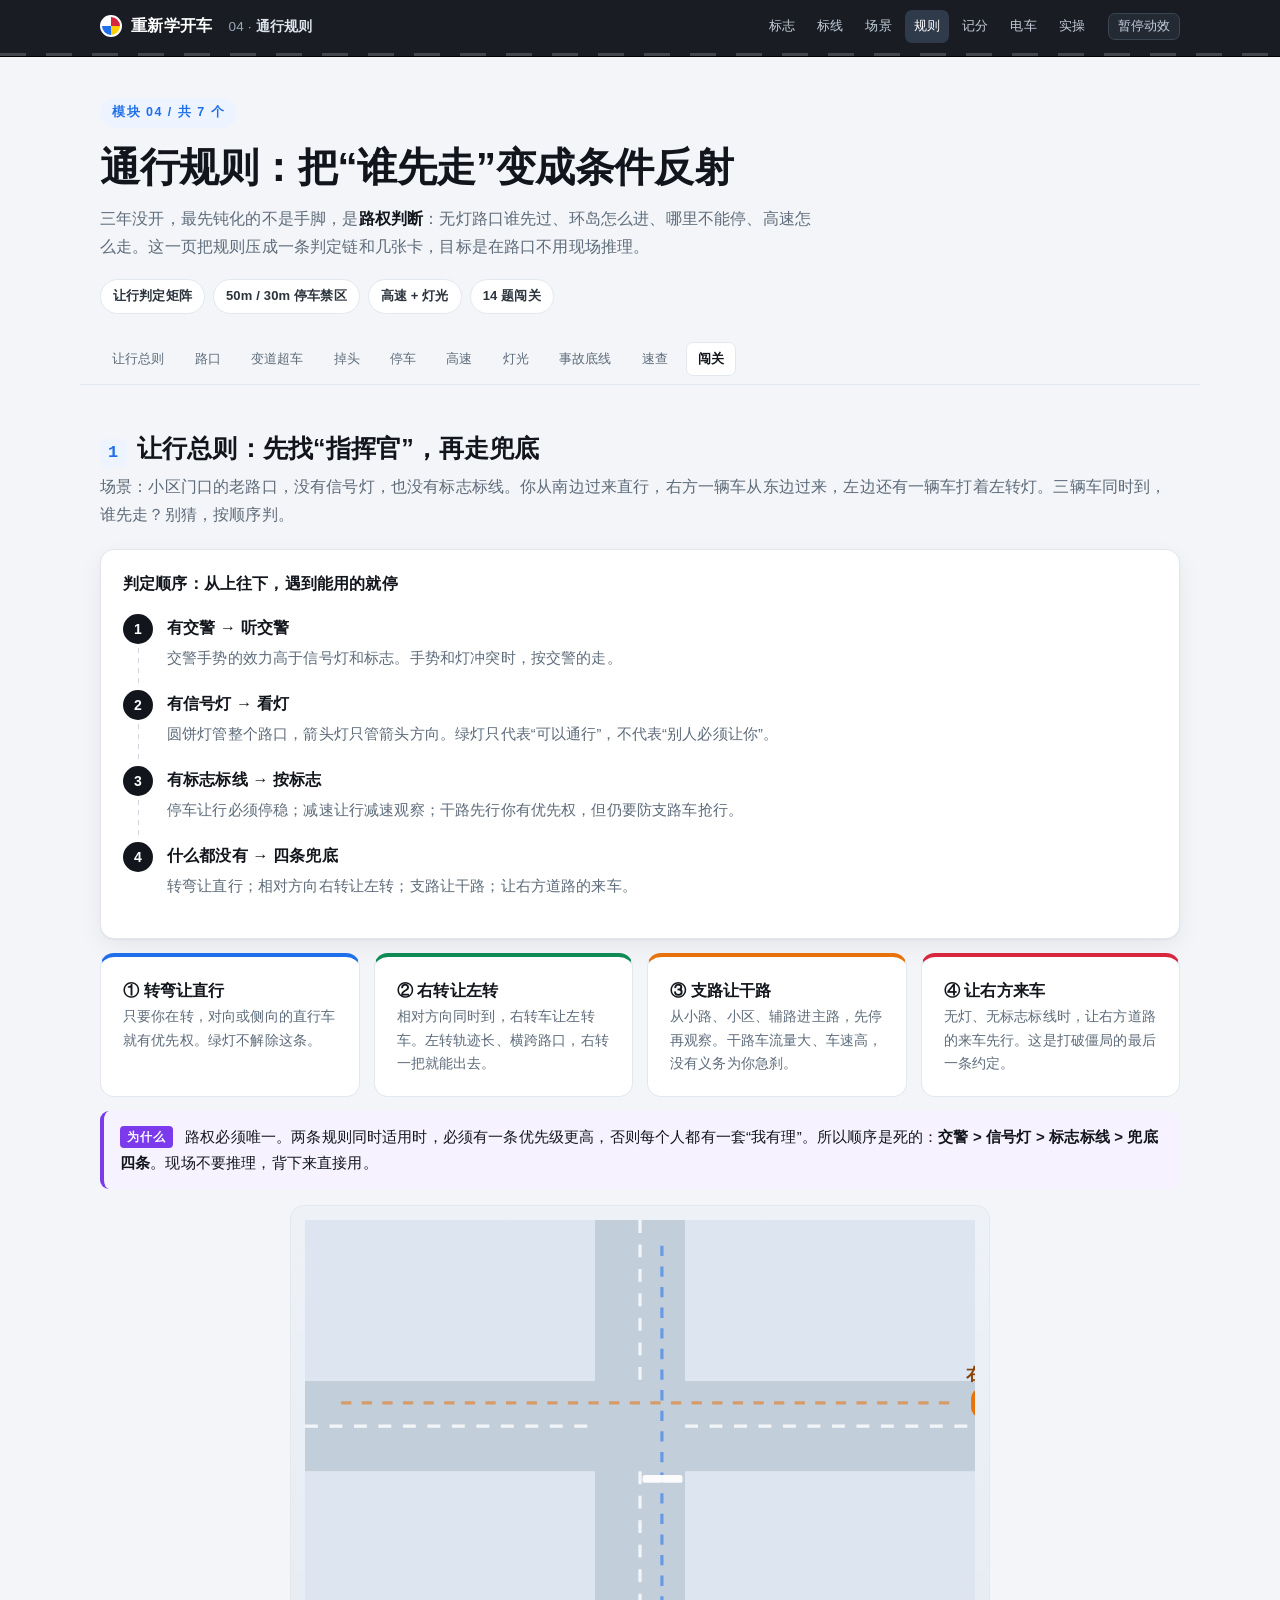
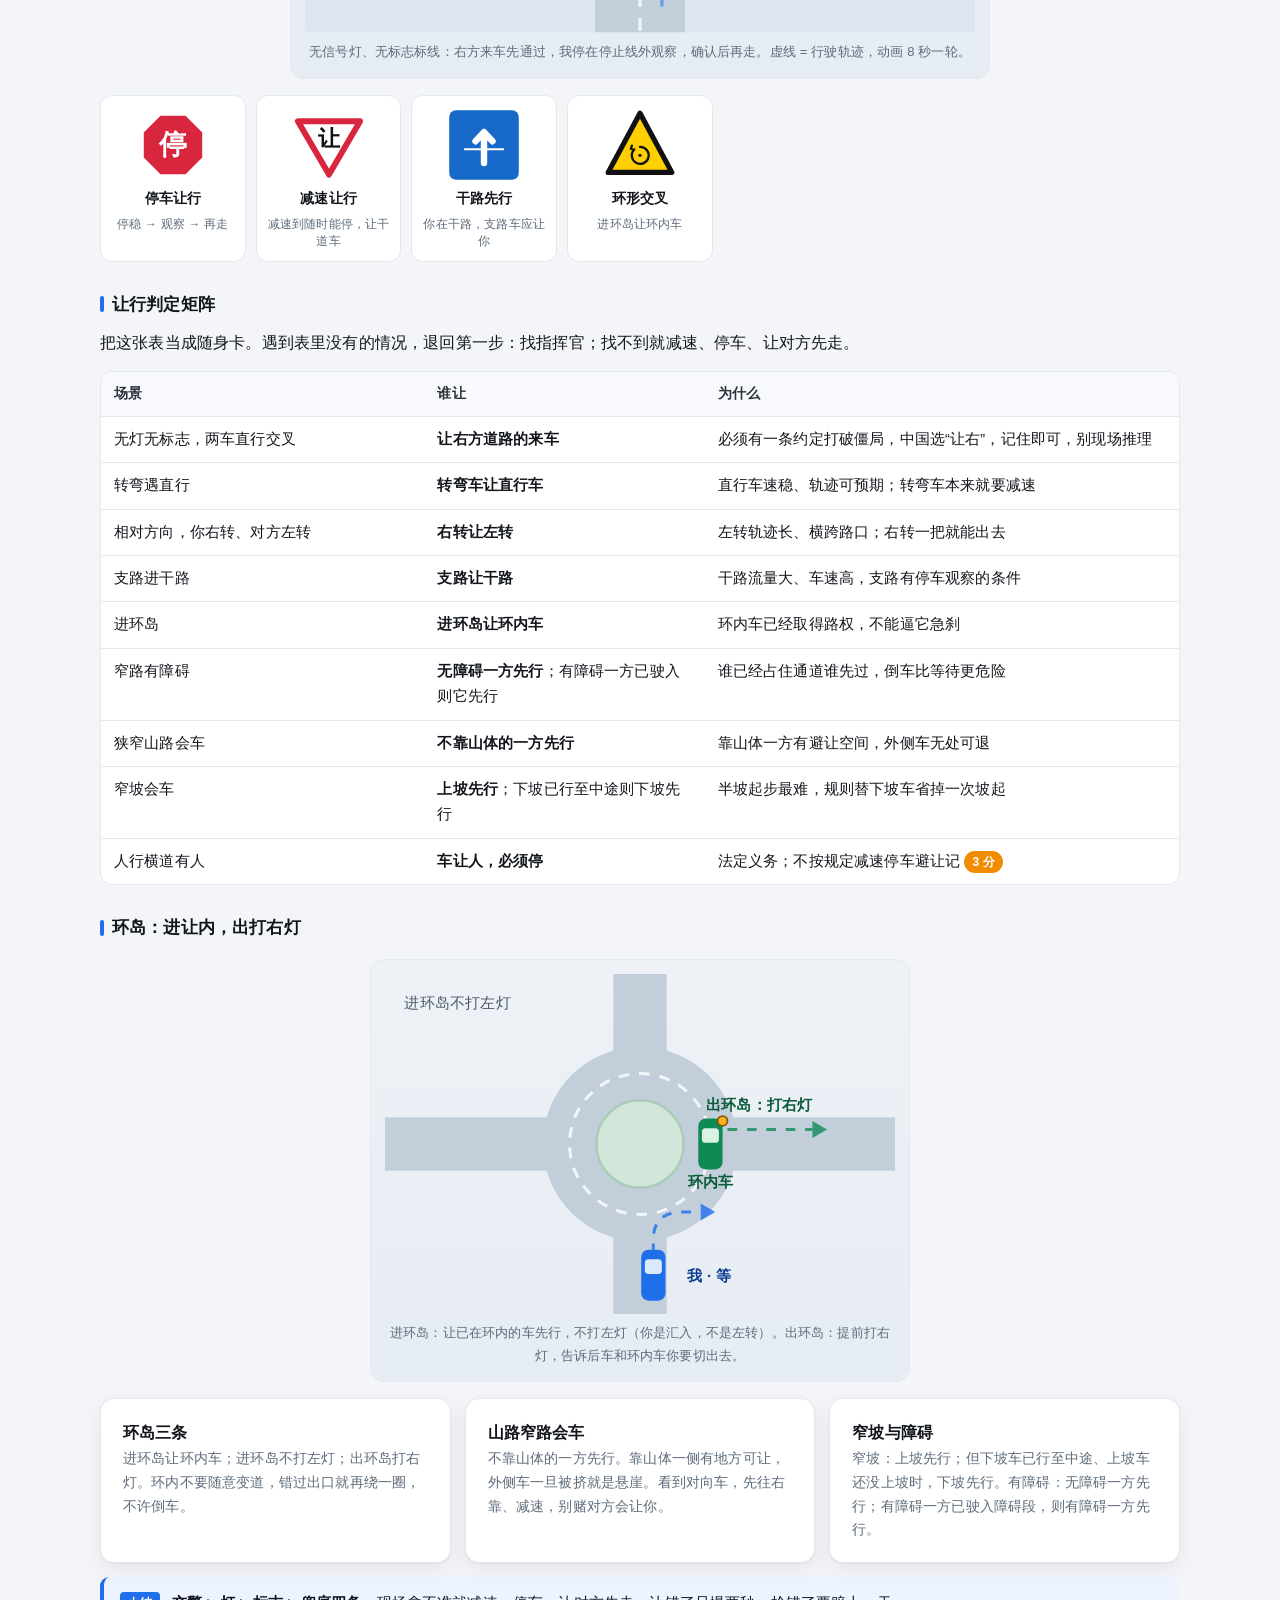
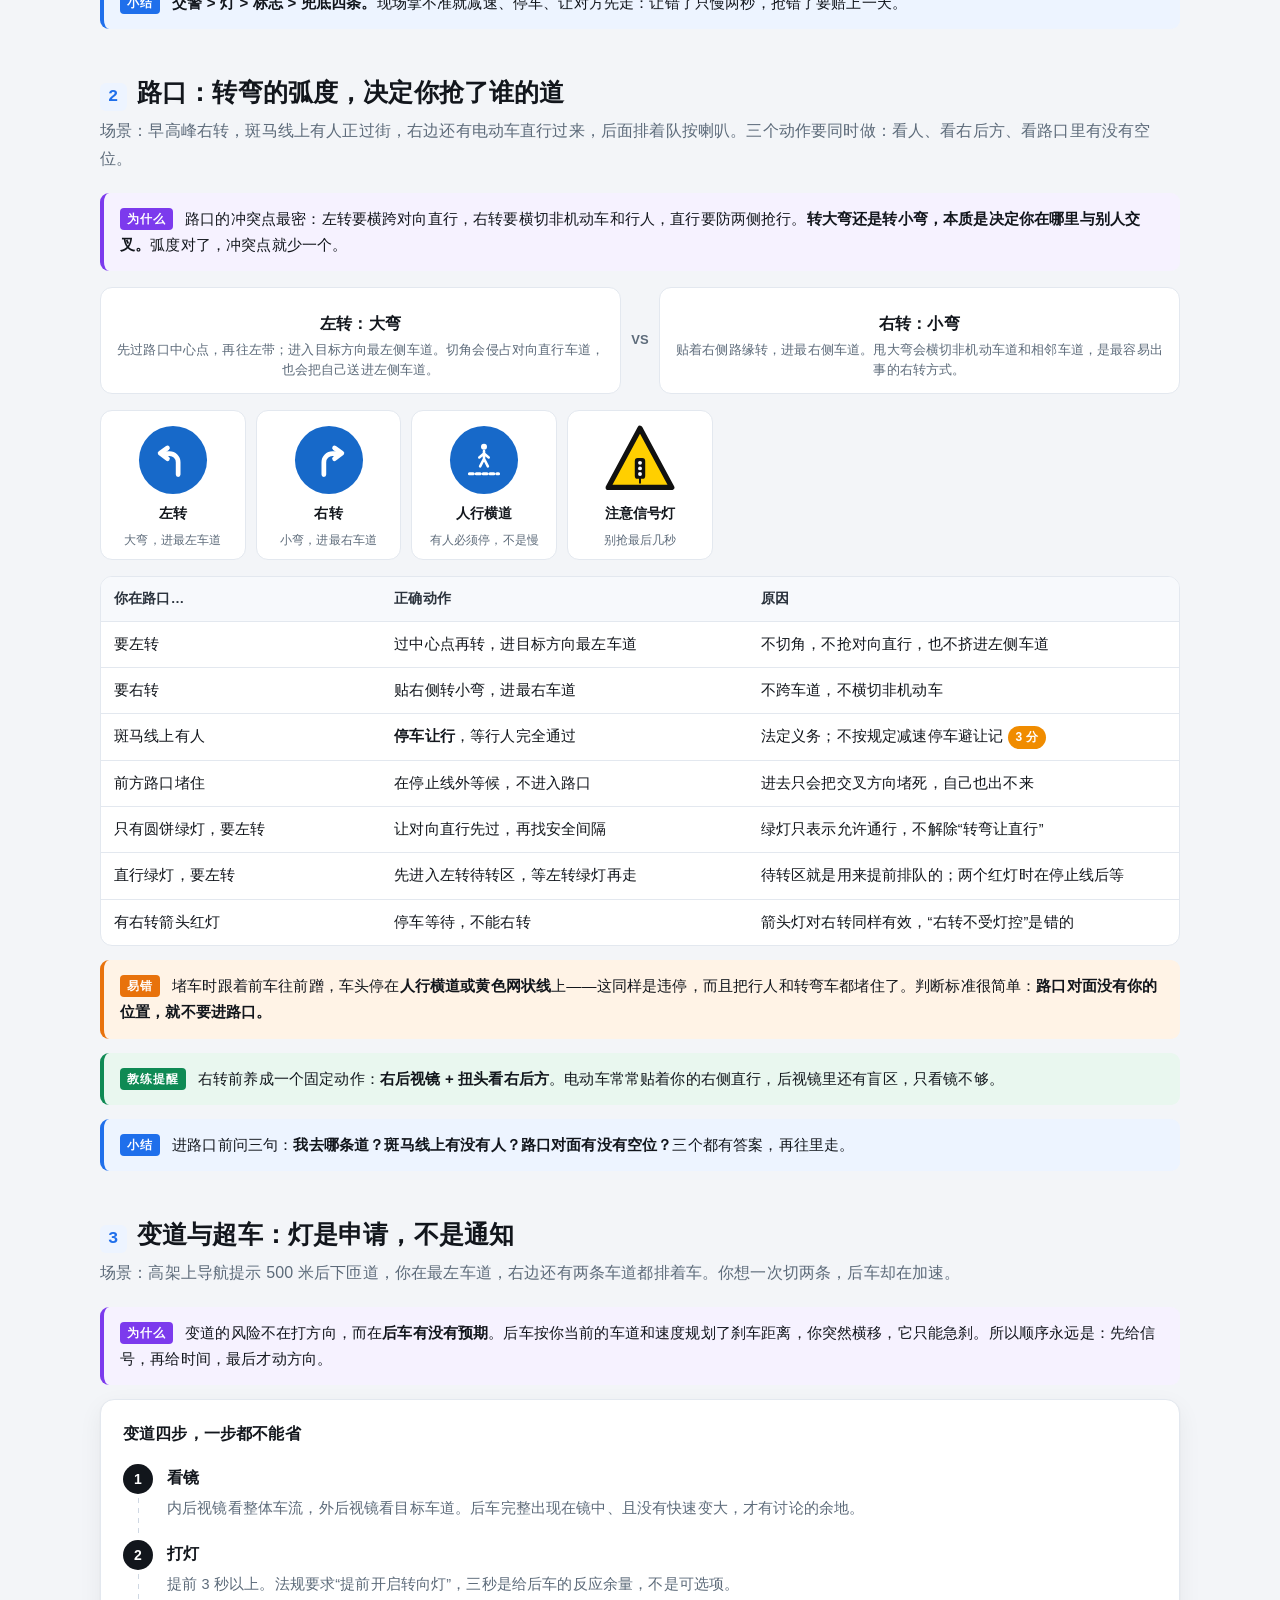
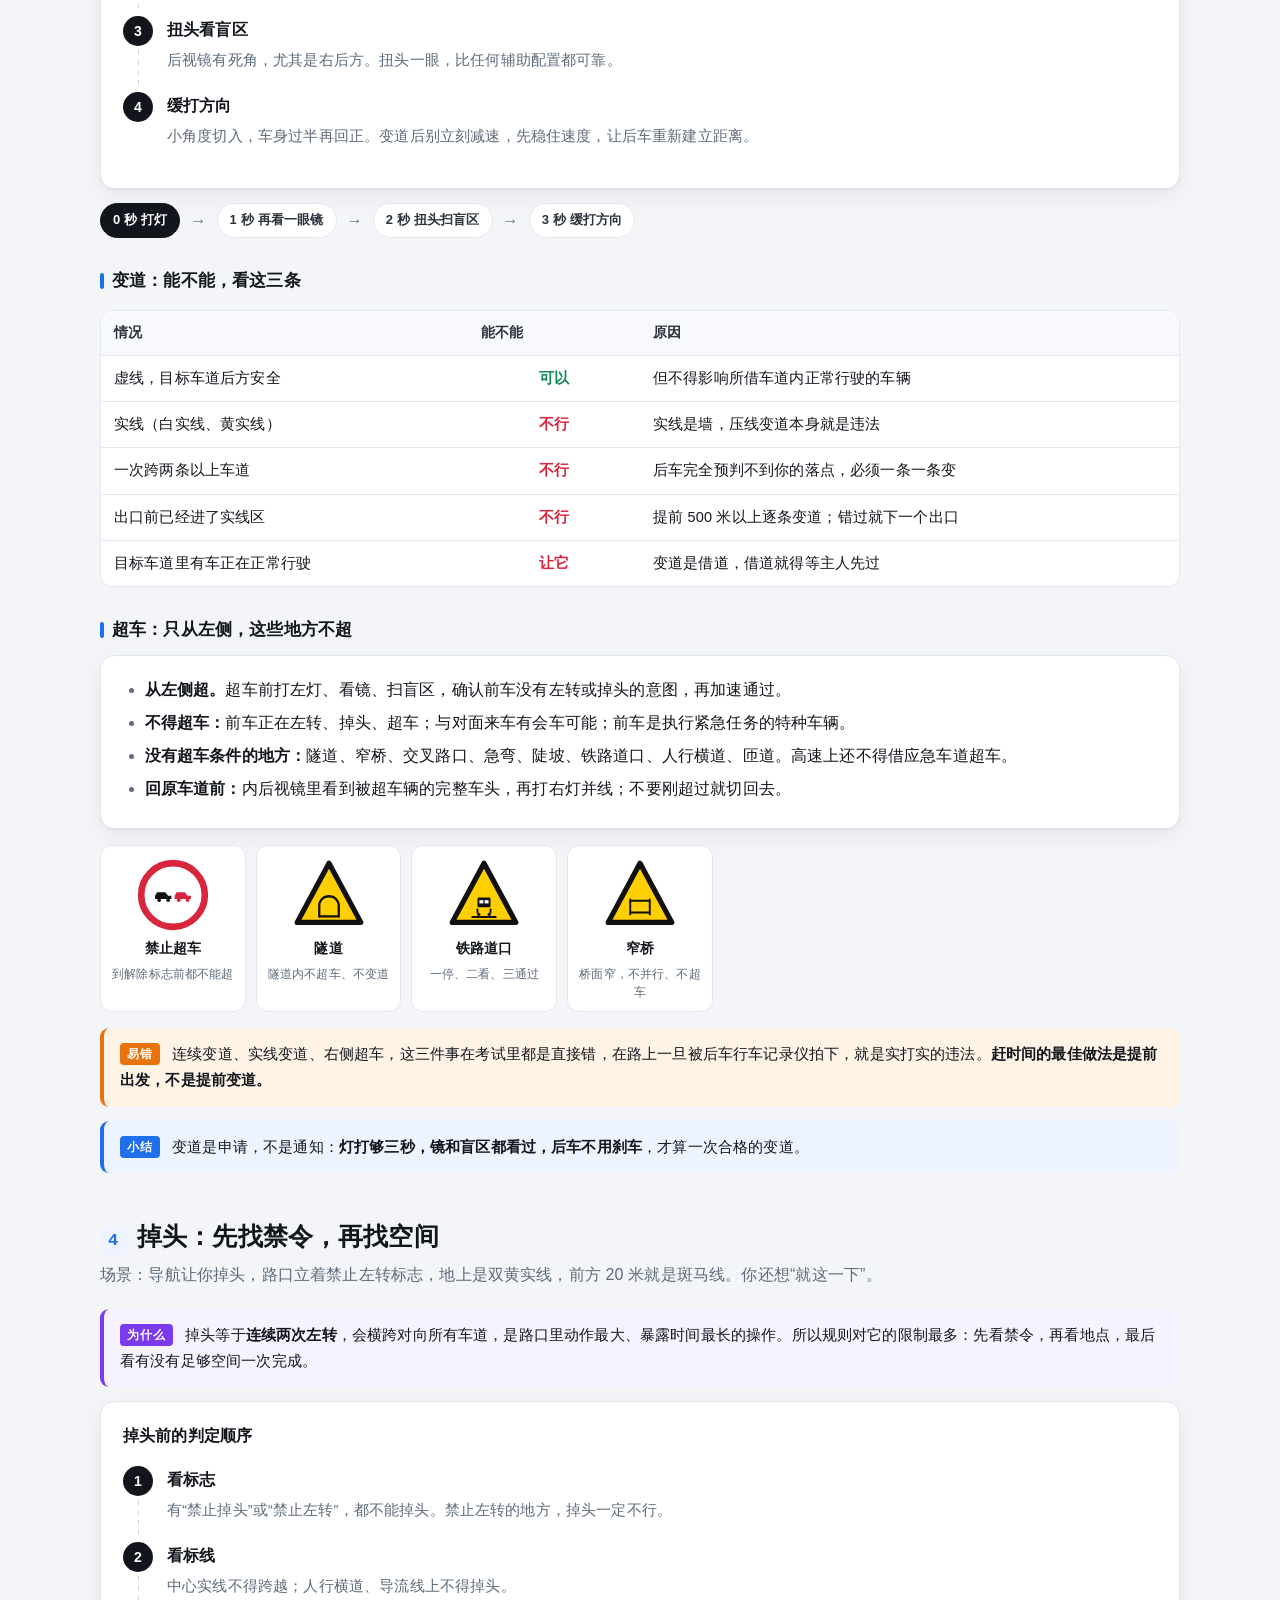
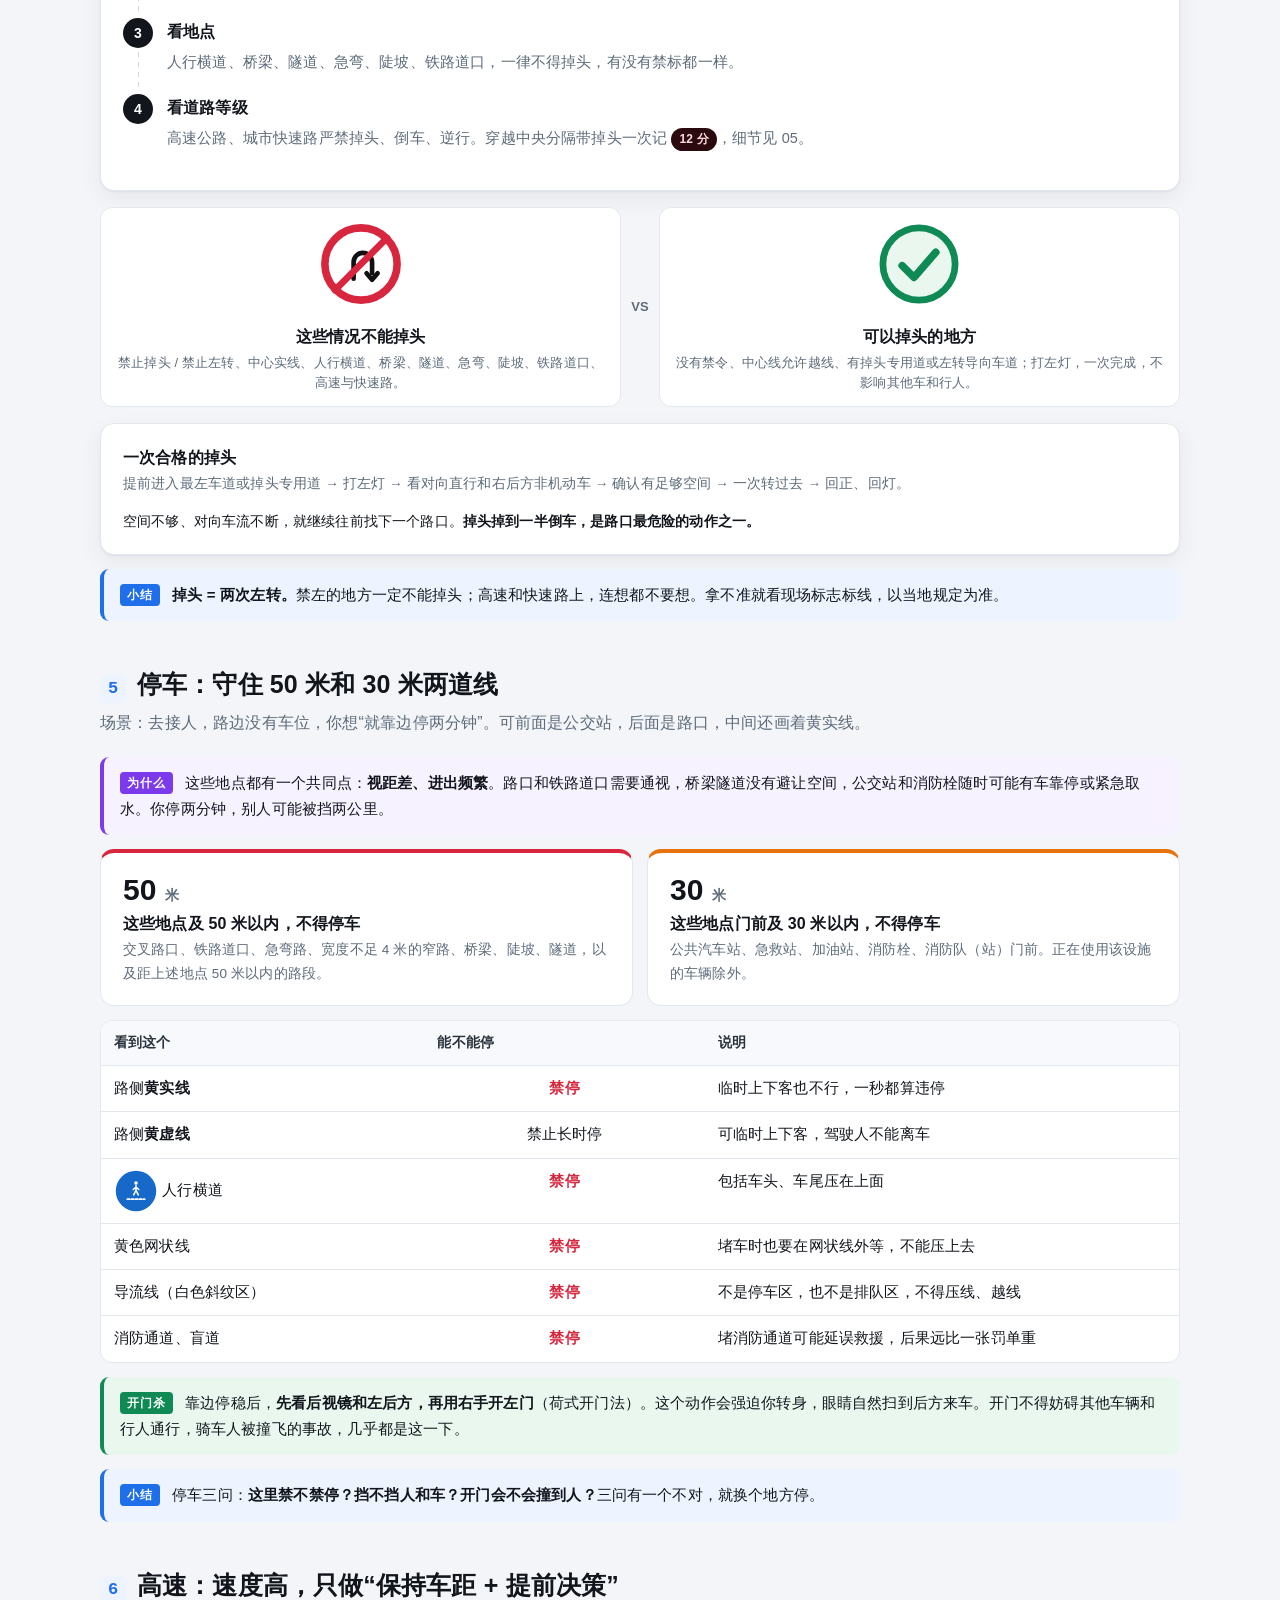
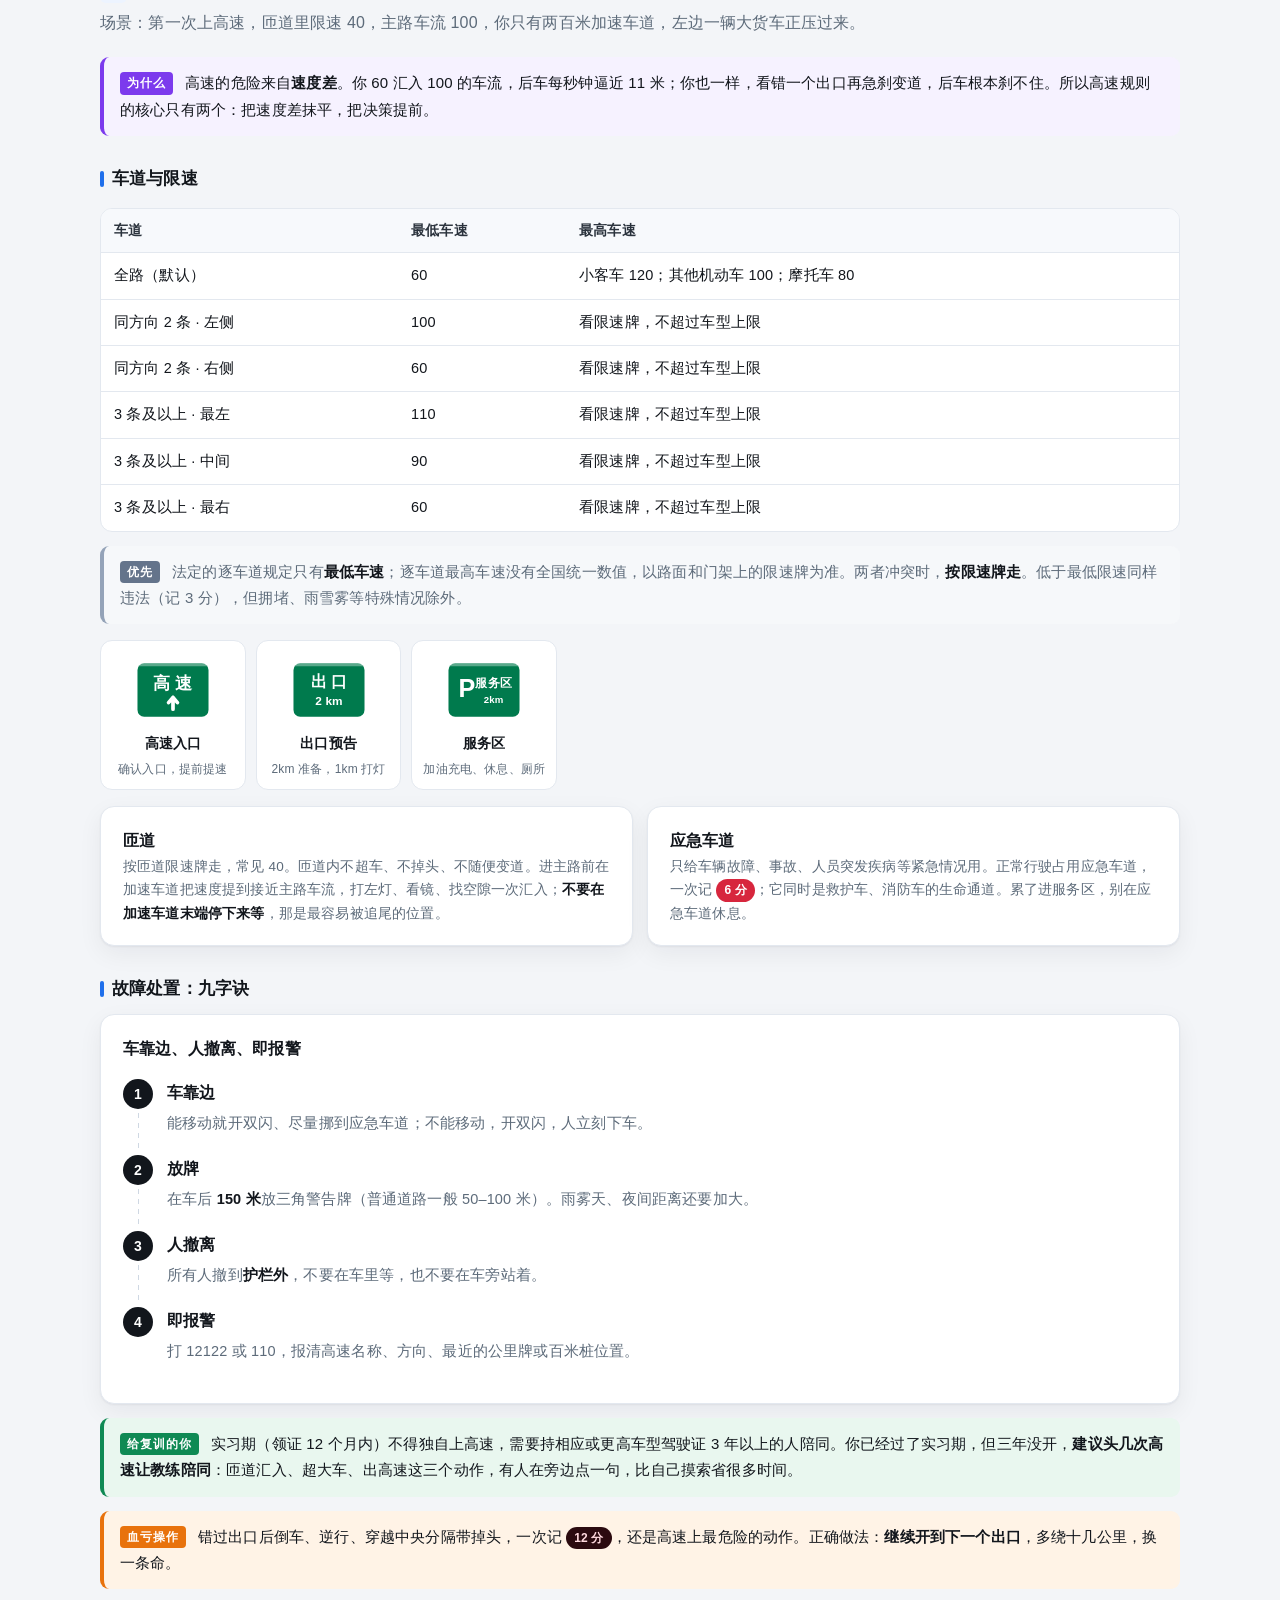
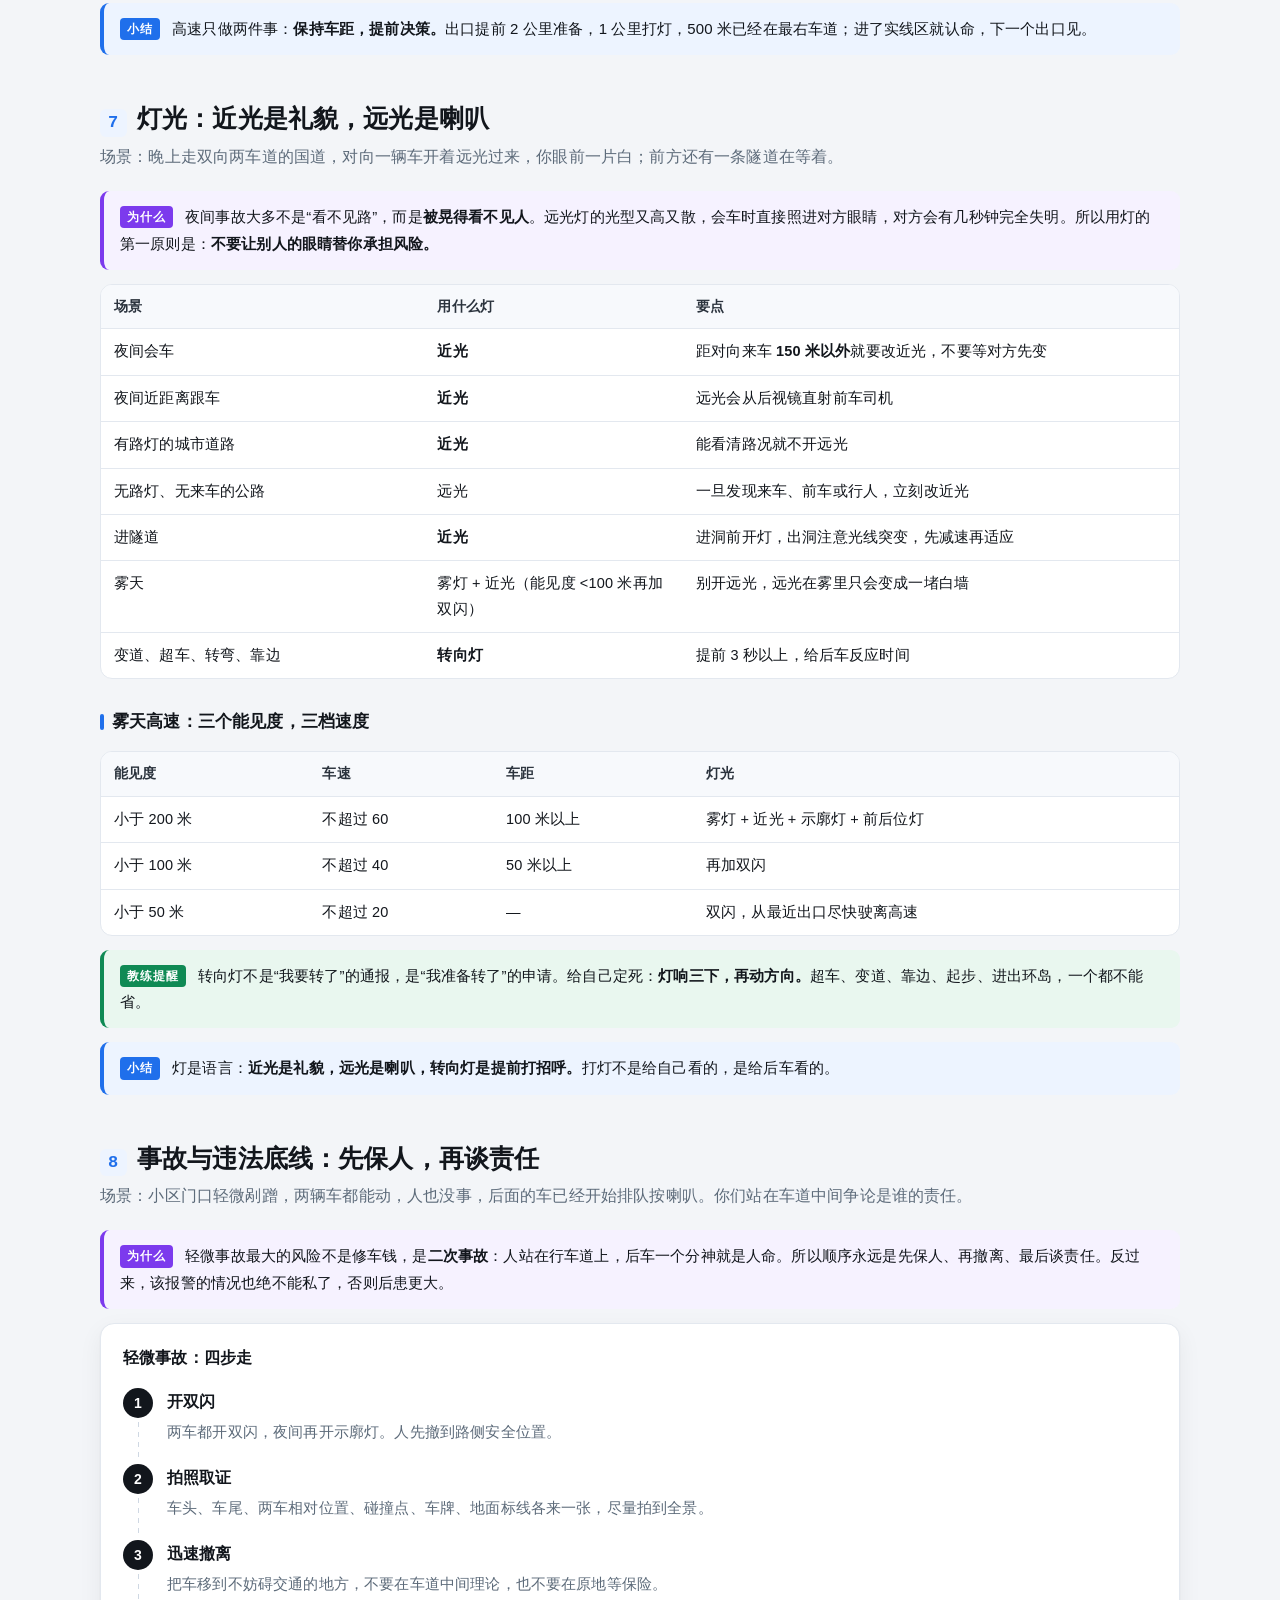
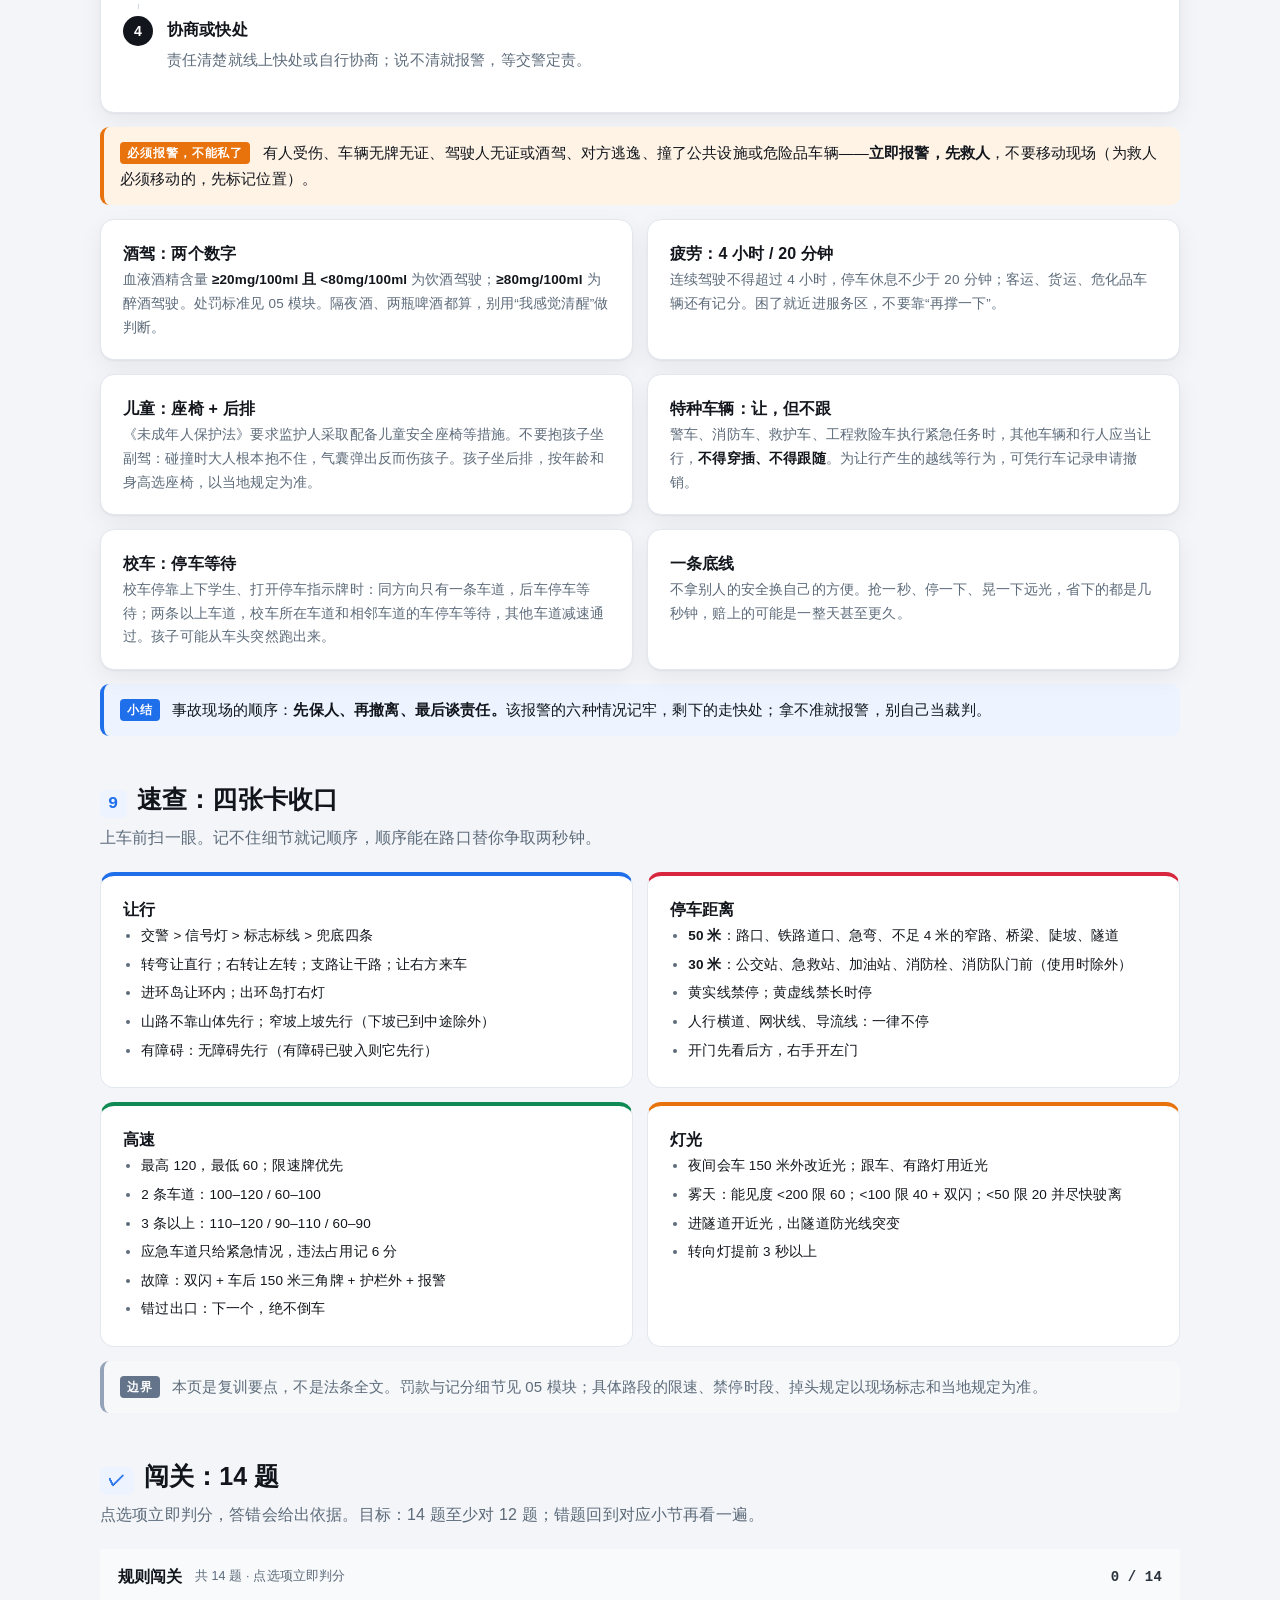
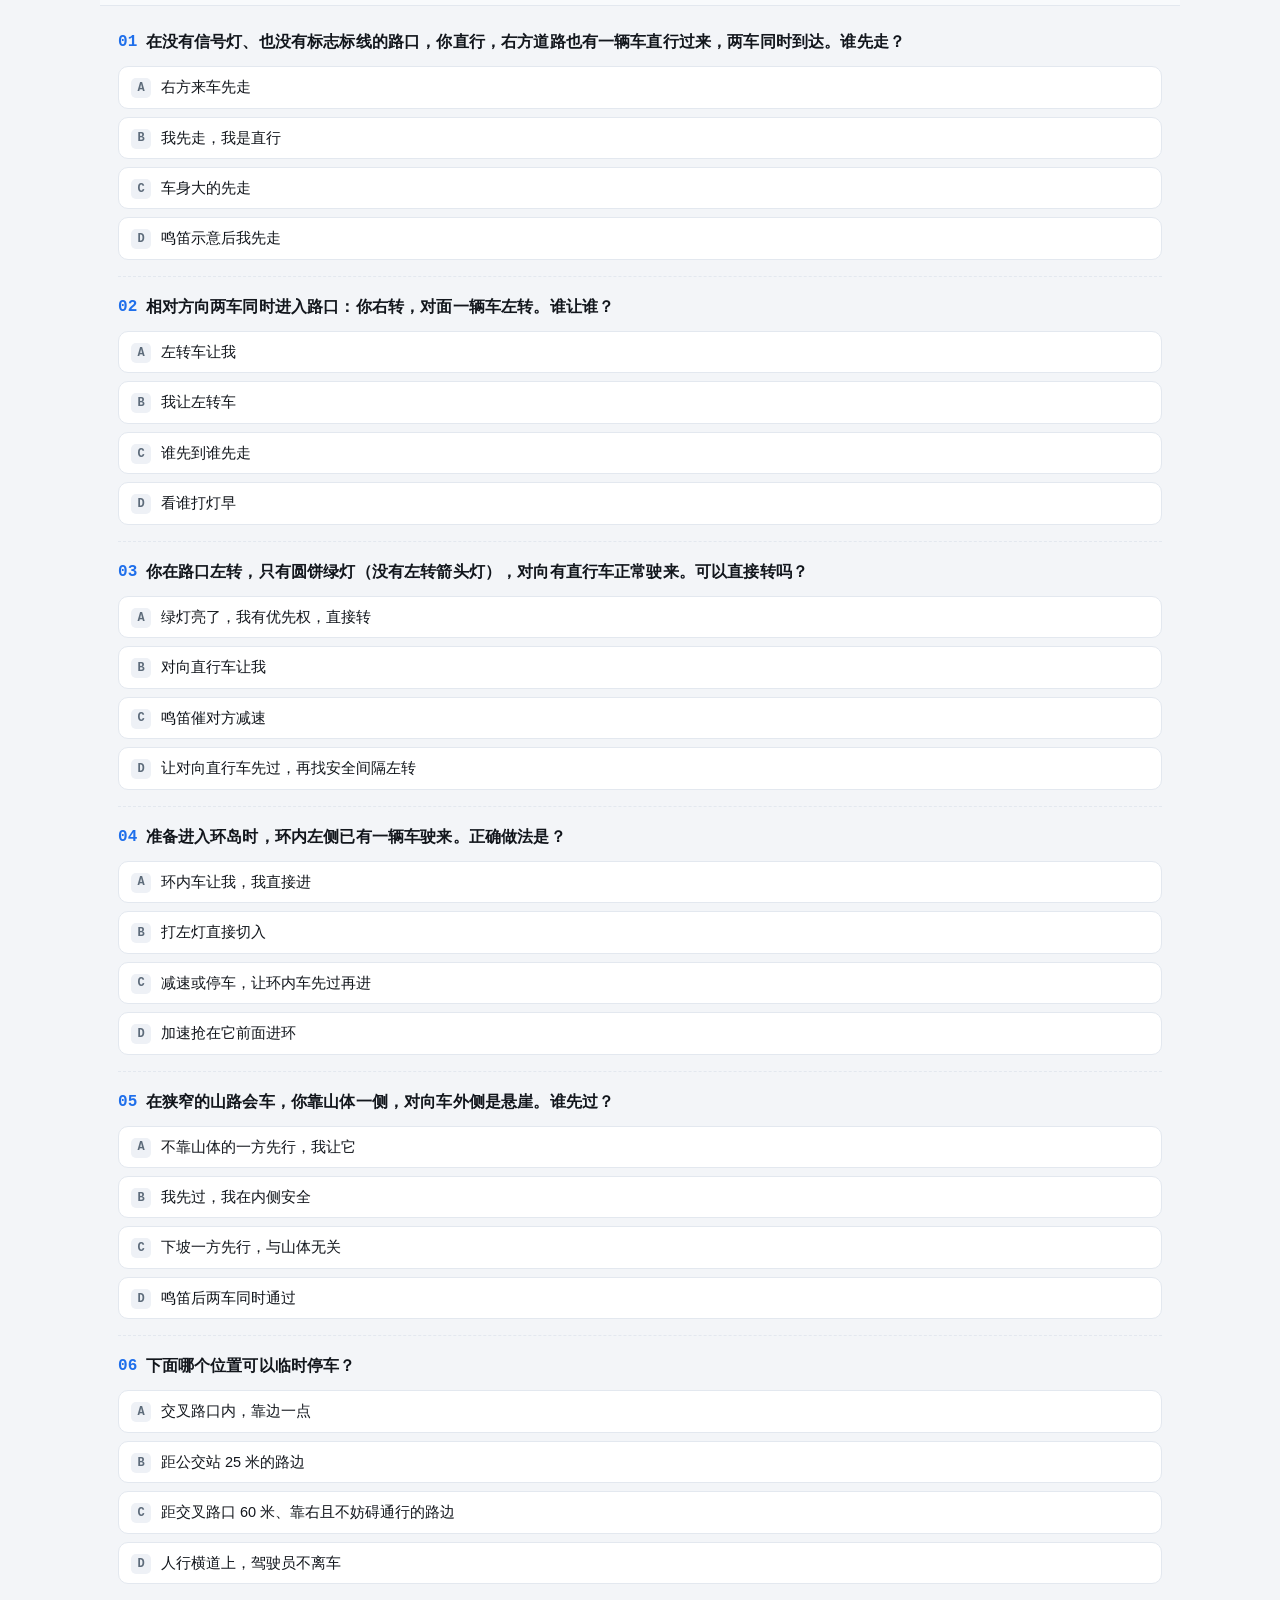
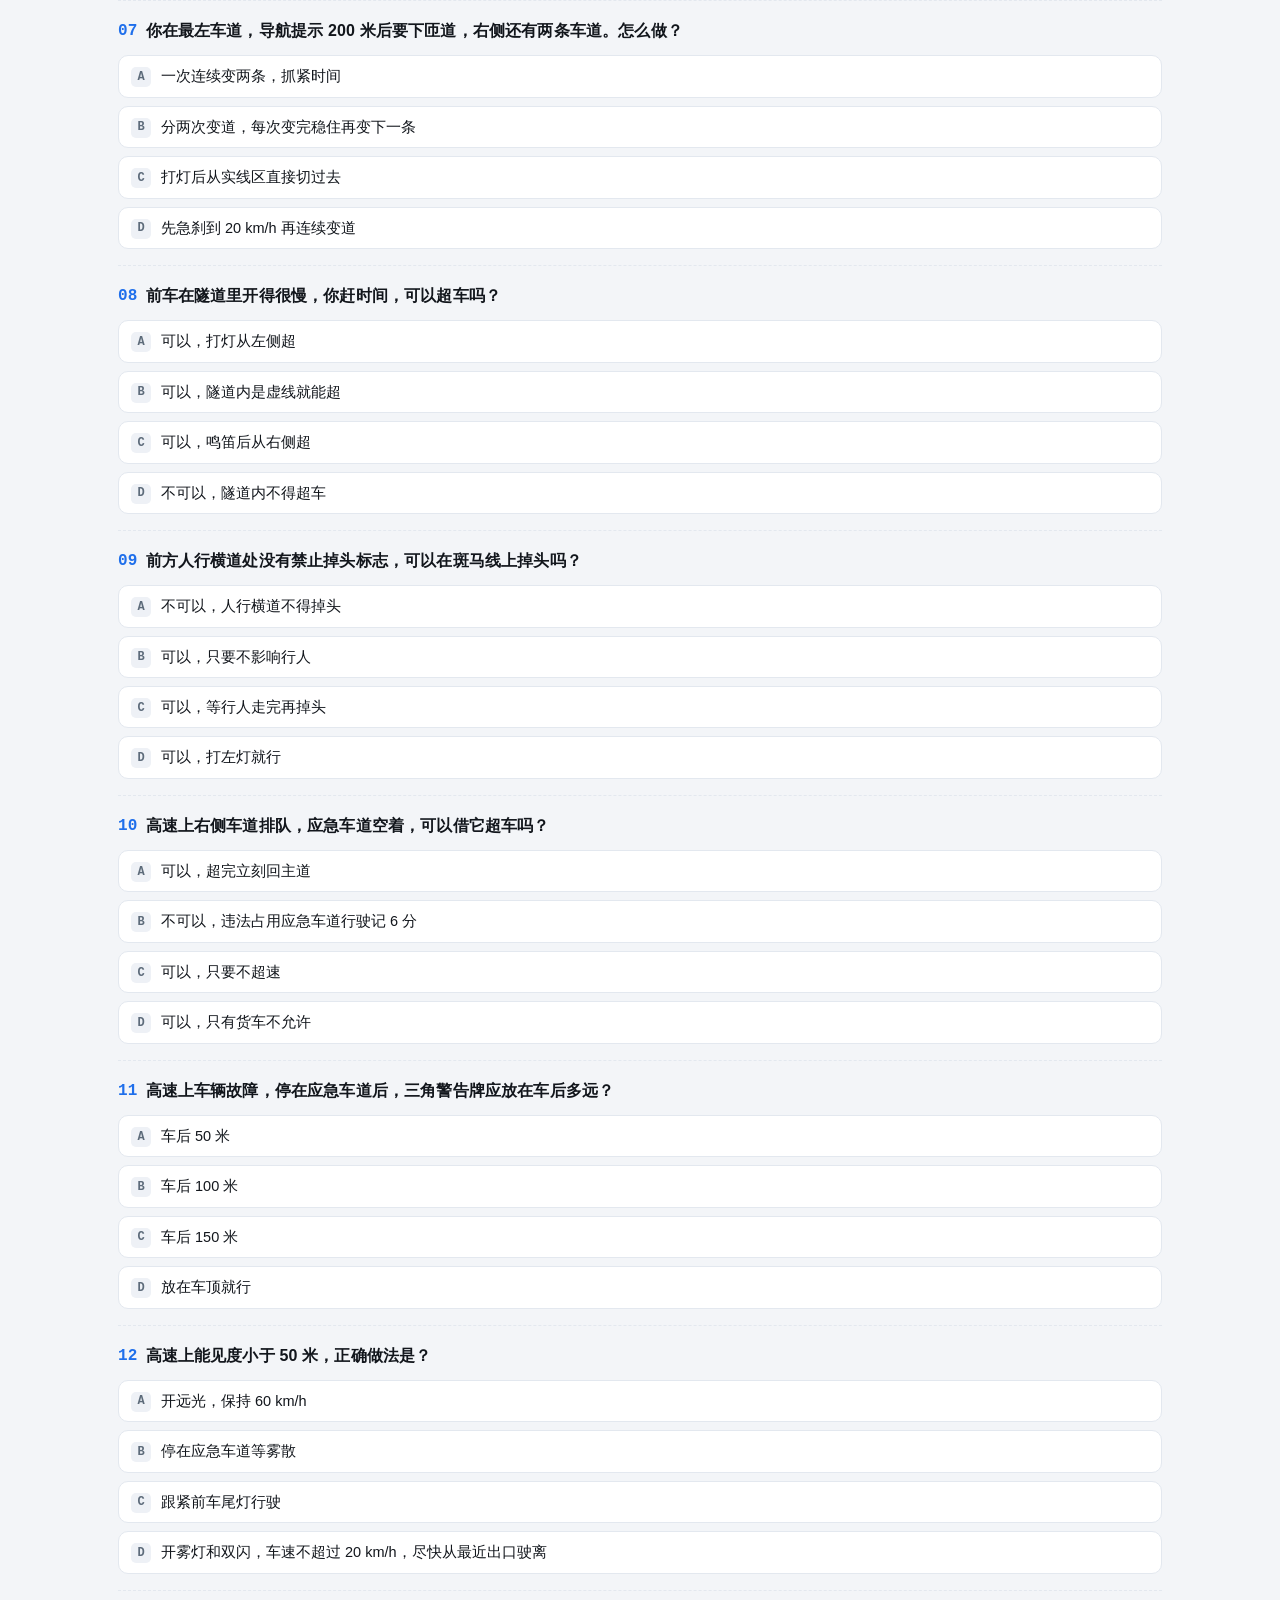
<file: 04_rules.html>
<!DOCTYPE html>
<html lang="zh-CN">
<head>
<meta charset="utf-8">
<meta name="viewport" content="width=device-width, initial-scale=1">
<title>04 通行规则 · 重新学开车</title>
<link rel="stylesheet" href="assets/css/style.css?v=20261127">
<style>
  .grid > .card + .card { margin-top: 0; }
  .stage svg text { font-family: inherit; }
  .cross-stage { max-width: 700px; margin-left: auto; margin-right: auto; }
  .rb-stage { max-width: 540px; margin-left: auto; margin-right: auto; }
  .bigm { font-size: 30px; font-weight: 800; line-height: 1.1; margin-bottom: 4px; }
  .bigm small { font-size: 14px; font-weight: 700; color: var(--muted); }

  /* 无信号路口：右方来车先通过 */
  @keyframes crossA {
    0%   { transform: translateX(0); }
    36%  { transform: translateX(-300px); }
    62%  { transform: translateX(-580px); }
    100% { transform: translateX(-580px); }
  }
  @keyframes crossB {
    0%   { transform: translateY(0); }
    24%  { transform: translateY(-125px); }
    46%  { transform: translateY(-125px); }
    76%  { transform: translateY(-410px); }
    100% { transform: translateY(-410px); }
  }
  @keyframes brakeOn {
    0%, 20% { opacity: 0; }
    24%, 45% { opacity: 1; }
    50%, 100% { opacity: 0; }
  }
  @keyframes waitTag {
    0%, 18% { opacity: 0; }
    24%, 44% { opacity: 1; }
    50%, 100% { opacity: 0; }
  }
  .car-a { animation: crossA 8s linear infinite; }
  .car-b { animation: crossB 8s linear infinite; }
  .brake { opacity: 0; animation: brakeOn 8s linear infinite; }
  .wait-tag { opacity: 0; animation: waitTag 8s linear infinite; }

  /* 关掉动效时给一张静态定格：右方车在路口、我车在停止线前 */
  html.motion-off .car-a { transform: translateX(-300px); }
  html.motion-off .car-b { transform: translateY(-125px); }
  html.motion-off .brake, html.motion-off .wait-tag { opacity: 1; }
</style>
</head>
<body data-mod="04_rules">

<header class="topbar">
  <div class="topbar-inner">
    <a class="brand" href="index.html"><span class="brand-dot"></span>重新学开车</a>
    <span class="crumb">04 · <b>通行规则</b></span>
    <span class="topbar-spacer"></span>
    <nav class="topbar-nav">
      <a href="01_signs.html">标志</a>
      <a href="02_markings.html">标线</a>
      <a href="03_scenes.html">场景</a>
      <a href="04_rules.html" class="on">规则</a>
      <a href="05_points.html">记分</a>
      <a href="06_ev.html">电车</a>
      <a href="07_practice.html">实操</a>
    </nav>
  </div>
</header>

<main class="wrap">

  <section class="hero">
    <span class="eyebrow">模块 04 / 共 7 个</span>
    <h1>通行规则：把“谁先走”变成条件反射</h1>
    <p>三年没开，最先钝化的不是手脚，是<b>路权判断</b>：无灯路口谁先过、环岛怎么进、哪里不能停、高速怎么走。这一页把规则压成一条判定链和几张卡，目标是在路口不用现场推理。</p>
    <div class="hero-tags">
      <span class="chip">让行判定矩阵</span>
      <span class="chip">50m / 30m 停车禁区</span>
      <span class="chip">高速 + 灯光</span>
      <span class="chip">14 题闯关</span>
    </div>
  </section>

  <nav class="toc">
    <a href="#s1" class="on">让行总则</a>
    <a href="#s2">路口</a>
    <a href="#s3">变道超车</a>
    <a href="#s4">掉头</a>
    <a href="#s5">停车</a>
    <a href="#s6">高速</a>
    <a href="#s7">灯光</a>
    <a href="#s8">事故底线</a>
    <a href="#s9">速查</a>
    <a href="#quiz">闯关</a>
  </nav>

  <!-- ================= 1 ================= -->
  <section class="sec" id="s1">
    <h2><span class="num">1</span>让行总则：先找“指挥官”，再走兜底</h2>
    <p class="lead">场景：小区门口的老路口，没有信号灯，也没有标志标线。你从南边过来直行，右方一辆车从东边过来，左边还有一辆车打着左转灯。三辆车同时到，谁先走？别猜，按顺序判。</p>

    <div class="card">
      <b>判定顺序：从上往下，遇到能用的就停</b>
      <ol class="steps" style="margin-bottom:0">
        <li><b>有交警 → 听交警</b><span>交警手势的效力高于信号灯和标志。手势和灯冲突时，按交警的走。</span></li>
        <li><b>有信号灯 → 看灯</b><span>圆饼灯管整个路口，箭头灯只管箭头方向。绿灯只代表“可以通行”，不代表“别人必须让你”。</span></li>
        <li><b>有标志标线 → 按标志</b><span>停车让行必须停稳；减速让行减速观察；干路先行你有优先权，但仍要防支路车抢行。</span></li>
        <li><b>什么都没有 → 四条兜底</b><span>转弯让直行；相对方向右转让左转；支路让干路；让右方道路的来车。</span></li>
      </ol>
    </div>

    <div class="grid g4" style="margin-top:14px">
      <div class="card flat" style="border-top:4px solid var(--blue)">
        <b>① 转弯让直行</b>
        <p class="small muted mb0">只要你在转，对向或侧向的直行车就有优先权。绿灯不解除这条。</p>
      </div>
      <div class="card flat" style="border-top:4px solid var(--green)">
        <b>② 右转让左转</b>
        <p class="small muted mb0">相对方向同时到，右转车让左转车。左转轨迹长、横跨路口，右转一把就能出去。</p>
      </div>
      <div class="card flat" style="border-top:4px solid var(--orange)">
        <b>③ 支路让干路</b>
        <p class="small muted mb0">从小路、小区、辅路进主路，先停再观察。干路车流量大、车速高，没有义务为你急刹。</p>
      </div>
      <div class="card flat" style="border-top:4px solid var(--red)">
        <b>④ 让右方来车</b>
        <p class="small muted mb0">无灯、无标志标线时，让右方道路的来车先行。这是打破僵局的最后一条约定。</p>
      </div>
    </div>

    <div class="why">
      <span class="lbl">为什么</span>
      路权必须唯一。两条规则同时适用时，必须有一条优先级更高，否则每个人都有一套“我有理”。所以顺序是死的：<b>交警 &gt; 信号灯 &gt; 标志标线 &gt; 兜底四条</b>。现场不要推理，背下来直接用。
    </div>

    <div class="stage cross-stage">
      <svg viewBox="0 0 520 320" role="img" aria-label="无信号灯路口让行动画：右方来车先通过，蓝车在停止线前等待后通行">
        <rect x="0" y="0" width="225" height="125" fill="#dde6f0"/>
        <rect x="295" y="0" width="225" height="125" fill="#dde6f0"/>
        <rect x="0" y="195" width="225" height="125" fill="#dde6f0"/>
        <rect x="295" y="195" width="225" height="125" fill="#dde6f0"/>
        <rect x="225" y="0" width="70" height="320" fill="#c3cedb"/>
        <rect x="0" y="125" width="520" height="70" fill="#c3cedb"/>
        <g stroke="#f7fafc" stroke-width="2.5" stroke-dasharray="10 9" opacity=".9">
          <line x1="0" y1="160" x2="225" y2="160"/>
          <line x1="295" y1="160" x2="520" y2="160"/>
          <line x1="260" y1="0" x2="260" y2="125"/>
          <line x1="260" y1="195" x2="260" y2="320"/>
        </g>
        <line class="flow" x1="500" y1="142" x2="20" y2="142" stroke="#e8720c" stroke-width="2.5" opacity=".55"/>
        <line class="flow" x1="277" y1="300" x2="277" y2="20" stroke="#1f6feb" stroke-width="2.5" opacity=".55"/>
        <rect x="262" y="198" width="31" height="6" rx="2" fill="#fff" opacity=".95"/>
        <g transform="translate(277 355)">
          <g class="car-b">
            <g transform="rotate(-90)">
              <rect x="-23" y="-11" width="46" height="22" rx="7" fill="#1f6feb"/>
              <rect x="1" y="-8" width="13" height="16" rx="3" fill="#dbe9ff"/>
              <rect class="brake" x="-23" y="-11" width="4.5" height="22" rx="2" fill="#ff5b5b"/>
            </g>
            <text x="-30" y="5" text-anchor="end" font-size="13" font-weight="700" fill="#0b3d91">我</text>
          </g>
        </g>
        <g transform="translate(540 142)">
          <g class="car-a">
            <g transform="rotate(180)">
              <rect x="-23" y="-11" width="46" height="22" rx="7" fill="#e8720c"/>
              <rect x="1" y="-8" width="13" height="16" rx="3" fill="#ffe9cf"/>
            </g>
            <text x="0" y="-18" text-anchor="middle" font-size="13" font-weight="700" fill="#8a4408">右方来车</text>
          </g>
        </g>
        <g class="wait-tag">
          <rect x="306" y="203" width="68" height="26" rx="8" fill="#0f8a54"/>
          <text x="340" y="221" text-anchor="middle" font-size="13" font-weight="700" fill="#fff">让右方</text>
        </g>
      </svg>
      <div class="stage-cap">无信号灯、无标志标线：右方来车先通过，我停在停止线外观察，确认后再走。虚线 = 行驶轨迹，动画 8 秒一轮。</div>
    </div>

    <div class="sign-grid">
      <div class="sign-item"><span class="sign" data-sign="s-stop"></span><span class="sname">停车让行</span><span class="smean">停稳 → 观察 → 再走</span></div>
      <div class="sign-item"><span class="sign" data-sign="s-yield"></span><span class="sname">减速让行</span><span class="smean">减速到随时能停，让干道车</span></div>
      <div class="sign-item"><span class="sign" data-sign="s-priority"></span><span class="sname">干路先行</span><span class="smean">你在干路，支路车应让你</span></div>
      <div class="sign-item"><span class="sign" data-sign="w-roundabout"></span><span class="sname">环形交叉</span><span class="smean">进环岛让环内车</span></div>
    </div>

    <h3 class="sub">让行判定矩阵</h3>
    <p>把这张表当成随身卡。遇到表里没有的情况，退回第一步：找指挥官；找不到就减速、停车、让对方先走。</p>
    <div class="tbl-wrap">
      <table>
        <thead><tr><th style="width:30%">场景</th><th style="width:26%">谁让</th><th>为什么</th></tr></thead>
        <tbody>
          <tr><td>无灯无标志，两车直行交叉</td><td><b>让右方道路的来车</b></td><td>必须有一条约定打破僵局，中国选“让右”，记住即可，别现场推理</td></tr>
          <tr><td>转弯遇直行</td><td><b>转弯车让直行车</b></td><td>直行车速稳、轨迹可预期；转弯车本来就要减速</td></tr>
          <tr><td>相对方向，你右转、对方左转</td><td><b>右转让左转</b></td><td>左转轨迹长、横跨路口；右转一把就能出去</td></tr>
          <tr><td>支路进干路</td><td><b>支路让干路</b></td><td>干路流量大、车速高，支路有停车观察的条件</td></tr>
          <tr><td>进环岛</td><td><b>进环岛让环内车</b></td><td>环内车已经取得路权，不能逼它急刹</td></tr>
          <tr><td>窄路有障碍</td><td><b>无障碍一方先行</b>；有障碍一方已驶入则它先行</td><td>谁已经占住通道谁先过，倒车比等待更危险</td></tr>
          <tr><td>狭窄山路会车</td><td><b>不靠山体的一方先行</b></td><td>靠山体一方有避让空间，外侧车无处可退</td></tr>
          <tr><td>窄坡会车</td><td><b>上坡先行</b>；下坡已行至中途则下坡先行</td><td>半坡起步最难，规则替下坡车省掉一次坡起</td></tr>
          <tr><td>人行横道有人</td><td><b>车让人，必须停</b></td><td>法定义务；不按规定减速停车避让记 <span class="badge b3">3 分</span></td></tr>
        </tbody>
      </table>
    </div>

    <h3 class="sub">环岛：进让内，出打右灯</h3>
    <div class="stage rb-stage">
      <svg viewBox="0 0 420 280" role="img" aria-label="环岛进出示意：进环岛让环内车，出环岛打右转灯">
        <g fill="#c3cedb">
          <rect x="0" y="118" width="146" height="44"/>
          <rect x="274" y="118" width="146" height="44"/>
          <rect x="188" y="0" width="44" height="80"/>
          <rect x="188" y="200" width="44" height="80"/>
          <circle cx="210" cy="140" r="80"/>
        </g>
        <circle cx="210" cy="140" r="36" fill="#cfe6d8" stroke="#a9cdb8" stroke-width="2"/>
        <circle cx="210" cy="140" r="58" fill="none" stroke="#f7fafc" stroke-width="2.5" stroke-dasharray="9 8" opacity=".9"/>
        <path class="flow" d="M 221 262 L 221 218 Q 221 198 242 196 L 260 196" fill="none" stroke="#1f6feb" stroke-width="2.5" opacity=".8"/>
        <polygon points="260,189 272,196 260,203" fill="#1f6feb" opacity=".8"/>
        <path class="flow" d="M 282 128 Q 294 128 304 128 L 352 128" fill="none" stroke="#0f8a54" stroke-width="2.5" opacity=".8"/>
        <polygon points="352,121 364,128 352,135" fill="#0f8a54" opacity=".8"/>
        <g transform="translate(221 248)">
          <g transform="rotate(-90)">
            <rect x="-21" y="-10" width="42" height="20" rx="6" fill="#1f6feb"/>
            <rect x="1" y="-7" width="12" height="14" rx="3" fill="#dbe9ff"/>
          </g>
          <text x="28" y="5" font-size="12.5" font-weight="700" fill="#0b3d91">我 · 等</text>
        </g>
        <g transform="translate(268 140)">
          <g transform="rotate(-90)">
            <rect x="-21" y="-10" width="42" height="20" rx="6" fill="#0f8a54"/>
            <rect x="1" y="-7" width="12" height="14" rx="3" fill="#d9f2e4"/>
            <circle class="blink" cx="19" cy="10" r="4" fill="#ffb020" stroke="#8a5a00" stroke-width="1.5"/>
          </g>
          <text x="0" y="35" text-anchor="middle" font-size="12.5" font-weight="700" fill="#0b5c3a">环内车</text>
        </g>
        <text x="16" y="28" font-size="12.5" fill="#4a5a6a">进环岛不打左灯</text>
        <text x="352" y="112" text-anchor="end" font-size="12.5" font-weight="700" fill="#0b5c3a">出环岛：打右灯</text>
      </svg>
      <div class="stage-cap">进环岛：让已在环内的车先行，不打左灯（你是汇入，不是左转）。出环岛：提前打右灯，告诉后车和环内车你要切出去。</div>
    </div>

    <div class="grid g3">
      <div class="card">
        <b>环岛三条</b>
        <p class="small muted mb0">进环岛让环内车；进环岛不打左灯；出环岛打右灯。环内不要随意变道，错过出口就再绕一圈，不许倒车。</p>
      </div>
      <div class="card">
        <b>山路窄路会车</b>
        <p class="small muted mb0">不靠山体的一方先行。靠山体一侧有地方可让，外侧车一旦被挤就是悬崖。看到对向车，先往右靠、减速，别赌对方会让你。</p>
      </div>
      <div class="card">
        <b>窄坡与障碍</b>
        <p class="small muted mb0">窄坡：上坡先行；但下坡车已行至中途、上坡车还没上坡时，下坡先行。有障碍：无障碍一方先行；有障碍一方已驶入障碍段，则有障碍一方先行。</p>
      </div>
    </div>

    <div class="rule">
      <span class="lbl">小结</span>
      <b>交警 &gt; 灯 &gt; 标志 &gt; 兜底四条。</b>现场拿不准就减速、停车、让对方先走：让错了只慢两秒，抢错了要赔上一天。
    </div>
  </section>

  <!-- ================= 2 ================= -->
  <section class="sec" id="s2">
    <h2><span class="num">2</span>路口：转弯的弧度，决定你抢了谁的道</h2>
    <p class="lead">场景：早高峰右转，斑马线上有人正过街，右边还有电动车直行过来，后面排着队按喇叭。三个动作要同时做：看人、看右后方、看路口里有没有空位。</p>

    <div class="why">
      <span class="lbl">为什么</span>
      路口的冲突点最密：左转要横跨对向直行，右转要横切非机动车和行人，直行要防两侧抢行。<b>转大弯还是转小弯，本质是决定你在哪里与别人交叉。</b>弧度对了，冲突点就少一个。
    </div>

    <div class="compare">
      <div class="cmp-box">
        <div class="cmp-title">左转：大弯</div>
        <div class="cmp-desc">先过路口中心点，再往左带；进入目标方向最左侧车道。切角会侵占对向直行车道，也会把自己送进左侧车道。</div>
      </div>
      <div class="vs">VS</div>
      <div class="cmp-box">
        <div class="cmp-title">右转：小弯</div>
        <div class="cmp-desc">贴着右侧路缘转，进最右侧车道。甩大弯会横切非机动车道和相邻车道，是最容易出事的右转方式。</div>
      </div>
    </div>

    <div class="sign-grid">
      <div class="sign-item"><span class="sign" data-sign="m-left"></span><span class="sname">左转</span><span class="smean">大弯，进最左车道</span></div>
      <div class="sign-item"><span class="sign" data-sign="m-right"></span><span class="sname">右转</span><span class="smean">小弯，进最右车道</span></div>
      <div class="sign-item"><span class="sign" data-sign="m-crosswalk"></span><span class="sname">人行横道</span><span class="smean">有人必须停，不是慢</span></div>
      <div class="sign-item"><span class="sign" data-sign="w-signal"></span><span class="sname">注意信号灯</span><span class="smean">别抢最后几秒</span></div>
    </div>

    <div class="tbl-wrap">
      <table>
        <thead><tr><th style="width:26%">你在路口…</th><th style="width:34%">正确动作</th><th>原因</th></tr></thead>
        <tbody>
          <tr><td>要左转</td><td>过中心点再转，进目标方向最左车道</td><td>不切角，不抢对向直行，也不挤进左侧车道</td></tr>
          <tr><td>要右转</td><td>贴右侧转小弯，进最右车道</td><td>不跨车道，不横切非机动车</td></tr>
          <tr><td>斑马线上有人</td><td><b>停车让行</b>，等行人完全通过</td><td>法定义务；不按规定减速停车避让记 <span class="badge b3">3 分</span></td></tr>
          <tr><td>前方路口堵住</td><td>在停止线外等候，不进入路口</td><td>进去只会把交叉方向堵死，自己也出不来</td></tr>
          <tr><td>只有圆饼绿灯，要左转</td><td>让对向直行先过，再找安全间隔</td><td>绿灯只表示允许通行，不解除“转弯让直行”</td></tr>
          <tr><td>直行绿灯，要左转</td><td>先进入左转待转区，等左转绿灯再走</td><td>待转区就是用来提前排队的；两个红灯时在停止线后等</td></tr>
          <tr><td>有右转箭头红灯</td><td>停车等待，不能右转</td><td>箭头灯对右转同样有效，“右转不受灯控”是错的</td></tr>
        </tbody>
      </table>
    </div>

    <div class="trap">
      <span class="lbl">易错</span>
      堵车时跟着前车往前蹭，车头停在<b>人行横道或黄色网状线</b>上——这同样是违停，而且把行人和转弯车都堵住了。判断标准很简单：<b>路口对面没有你的位置，就不要进路口。</b>
    </div>

    <div class="tip">
      <span class="lbl">教练提醒</span>
      右转前养成一个固定动作：<b>右后视镜 + 扭头看右后方</b>。电动车常常贴着你的右侧直行，后视镜里还有盲区，只看镜不够。
    </div>

    <div class="rule">
      <span class="lbl">小结</span>
      进路口前问三句：<b>我去哪条道？斑马线上有没有人？路口对面有没有空位？</b>三个都有答案，再往里走。
    </div>
  </section>

<!-- ================= 3 ================= -->
  <section class="sec" id="s3">
    <h2><span class="num">3</span>变道与超车：灯是申请，不是通知</h2>
    <p class="lead">场景：高架上导航提示 500 米后下匝道，你在最左车道，右边还有两条车道都排着车。你想一次切两条，后车却在加速。</p>

    <div class="why">
      <span class="lbl">为什么</span>
      变道的风险不在打方向，而在<b>后车有没有预期</b>。后车按你当前的车道和速度规划了刹车距离，你突然横移，它只能急刹。所以顺序永远是：先给信号，再给时间，最后才动方向。
    </div>

    <div class="card">
      <b>变道四步，一步都不能省</b>
      <ol class="steps" style="margin-bottom:0">
        <li><b>看镜</b><span>内后视镜看整体车流，外后视镜看目标车道。后车完整出现在镜中、且没有快速变大，才有讨论的余地。</span></li>
        <li><b>打灯</b><span>提前 3 秒以上。法规要求“提前开启转向灯”，三秒是给后车的反应余量，不是可选项。</span></li>
        <li><b>扭头看盲区</b><span>后视镜有死角，尤其是右后方。扭头一眼，比任何辅助配置都可靠。</span></li>
        <li><b>缓打方向</b><span>小角度切入，车身过半再回正。变道后别立刻减速，先稳住速度，让后车重新建立距离。</span></li>
      </ol>
    </div>

    <div class="flex" style="margin:14px 0">
      <span class="chip on">0 秒 打灯</span>
      <span class="muted">→</span>
      <span class="chip">1 秒 再看一眼镜</span>
      <span class="muted">→</span>
      <span class="chip">2 秒 扭头扫盲区</span>
      <span class="muted">→</span>
      <span class="chip">3 秒 缓打方向</span>
    </div>

    <h3 class="sub">变道：能不能，看这三条</h3>
    <div class="tbl-wrap">
      <table>
        <thead><tr><th style="width:34%">情况</th><th style="width:16%">能不能</th><th>原因</th></tr></thead>
        <tbody>
          <tr><td>虚线，目标车道后方安全</td><td class="c"><span class="hl-g">可以</span></td><td>但不得影响所借车道内正常行驶的车辆</td></tr>
          <tr><td>实线（白实线、黄实线）</td><td class="c"><span class="hl-r">不行</span></td><td>实线是墙，压线变道本身就是违法</td></tr>
          <tr><td>一次跨两条以上车道</td><td class="c"><span class="hl-r">不行</span></td><td>后车完全预判不到你的落点，必须一条一条变</td></tr>
          <tr><td>出口前已经进了实线区</td><td class="c"><span class="hl-r">不行</span></td><td>提前 500 米以上逐条变道；错过就下一个出口</td></tr>
          <tr><td>目标车道里有车正在正常行驶</td><td class="c"><span class="hl-r">让它</span></td><td>变道是借道，借道就得等主人先过</td></tr>
        </tbody>
      </table>
    </div>

    <h3 class="sub">超车：只从左侧，这些地方不超</h3>
    <div class="card">
      <ul class="mb0">
        <li><b>从左侧超。</b>超车前打左灯、看镜、扫盲区，确认前车没有左转或掉头的意图，再加速通过。</li>
        <li><b>不得超车：</b>前车正在左转、掉头、超车；与对面来车有会车可能；前车是执行紧急任务的特种车辆。</li>
        <li><b>没有超车条件的地方：</b>隧道、窄桥、交叉路口、急弯、陡坡、铁路道口、人行横道、匝道。高速上还不得借应急车道超车。</li>
        <li><b>回原车道前：</b>内后视镜里看到被超车辆的完整车头，再打右灯并线；不要刚超过就切回去。</li>
      </ul>
    </div>

    <div class="sign-grid">
      <div class="sign-item"><span class="sign" data-sign="p-overtake"></span><span class="sname">禁止超车</span><span class="smean">到解除标志前都不能超</span></div>
      <div class="sign-item"><span class="sign" data-sign="w-tunnel"></span><span class="sname">隧道</span><span class="smean">隧道内不超车、不变道</span></div>
      <div class="sign-item"><span class="sign" data-sign="w-rail"></span><span class="sname">铁路道口</span><span class="smean">一停、二看、三通过</span></div>
      <div class="sign-item"><span class="sign" data-sign="w-bridge"></span><span class="sname">窄桥</span><span class="smean">桥面窄，不并行、不超车</span></div>
    </div>

    <div class="trap">
      <span class="lbl">易错</span>
      连续变道、实线变道、右侧超车，这三件事在考试里都是直接错，在路上一旦被后车行车记录仪拍下，就是实打实的违法。<b>赶时间的最佳做法是提前出发，不是提前变道。</b>
    </div>

    <div class="rule">
      <span class="lbl">小结</span>
      变道是申请，不是通知：<b>灯打够三秒，镜和盲区都看过，后车不用刹车</b>，才算一次合格的变道。
    </div>
  </section>

  <!-- ================= 4 ================= -->
  <section class="sec" id="s4">
    <h2><span class="num">4</span>掉头：先找禁令，再找空间</h2>
    <p class="lead">场景：导航让你掉头，路口立着禁止左转标志，地上是双黄实线，前方 20 米就是斑马线。你还想“就这一下”。</p>

    <div class="why">
      <span class="lbl">为什么</span>
      掉头等于<b>连续两次左转</b>，会横跨对向所有车道，是路口里动作最大、暴露时间最长的操作。所以规则对它的限制最多：先看禁令，再看地点，最后看有没有足够空间一次完成。
    </div>

    <div class="card">
      <b>掉头前的判定顺序</b>
      <ol class="steps" style="margin-bottom:0">
        <li><b>看标志</b><span>有“禁止掉头”或“禁止左转”，都不能掉头。禁止左转的地方，掉头一定不行。</span></li>
        <li><b>看标线</b><span>中心实线不得跨越；人行横道、导流线上不得掉头。</span></li>
        <li><b>看地点</b><span>人行横道、桥梁、隧道、急弯、陡坡、铁路道口，一律不得掉头，有没有禁标都一样。</span></li>
        <li><b>看道路等级</b><span>高速公路、城市快速路严禁掉头、倒车、逆行。穿越中央分隔带掉头一次记 <span class="badge b12">12 分</span>，细节见 05。</span></li>
      </ol>
    </div>

    <div class="compare">
      <div class="cmp-box">
        <span class="sign" data-sign="p-uturn"></span>
        <div class="cmp-title">这些情况不能掉头</div>
        <div class="cmp-desc">禁止掉头 / 禁止左转、中心实线、人行横道、桥梁、隧道、急弯、陡坡、铁路道口、高速与快速路。</div>
      </div>
      <div class="vs">VS</div>
      <div class="cmp-box">
        <svg viewBox="0 0 100 100" width="84" height="84" aria-hidden="true"><circle cx="50" cy="50" r="43" fill="#e9f7ef" stroke="#0f8a54" stroke-width="8"/><path d="M30 52l14 14 26-30" fill="none" stroke="#0f8a54" stroke-width="9" stroke-linecap="round" stroke-linejoin="round"/></svg>
        <div class="cmp-title">可以掉头的地方</div>
        <div class="cmp-desc">没有禁令、中心线允许越线、有掉头专用道或左转导向车道；打左灯，一次完成，不影响其他车和行人。</div>
      </div>
    </div>

    <div class="card">
      <b>一次合格的掉头</b>
      <p class="small muted">提前进入最左车道或掉头专用道 → 打左灯 → 看对向直行和右后方非机动车 → 确认有足够空间 → 一次转过去 → 回正、回灯。</p>
      <p class="small mb0">空间不够、对向车流不断，就继续往前找下一个路口。<b>掉头掉到一半倒车，是路口最危险的动作之一。</b></p>
    </div>

    <div class="rule">
      <span class="lbl">小结</span>
      <b>掉头 = 两次左转。</b>禁左的地方一定不能掉头；高速和快速路上，连想都不要想。拿不准就看现场标志标线，以当地规定为准。
    </div>
  </section>

  <!-- ================= 5 ================= -->
  <section class="sec" id="s5">
    <h2><span class="num">5</span>停车：守住 50 米和 30 米两道线</h2>
    <p class="lead">场景：去接人，路边没有车位，你想“就靠边停两分钟”。可前面是公交站，后面是路口，中间还画着黄实线。</p>

    <div class="why">
      <span class="lbl">为什么</span>
      这些地点都有一个共同点：<b>视距差、进出频繁</b>。路口和铁路道口需要通视，桥梁隧道没有避让空间，公交站和消防栓随时可能有车靠停或紧急取水。你停两分钟，别人可能被挡两公里。
    </div>

    <div class="grid g2">
      <div class="card flat" style="border-top:4px solid var(--red)">
        <div class="bigm">50 <small>米</small></div>
        <b>这些地点及 50 米以内，不得停车</b>
        <p class="small muted mb0">交叉路口、铁路道口、急弯路、宽度不足 4 米的窄路、桥梁、陡坡、隧道，以及距上述地点 50 米以内的路段。</p>
      </div>
      <div class="card flat" style="border-top:4px solid var(--orange)">
        <div class="bigm">30 <small>米</small></div>
        <b>这些地点门前及 30 米以内，不得停车</b>
        <p class="small muted mb0">公共汽车站、急救站、加油站、消防栓、消防队（站）门前。正在使用该设施的车辆除外。</p>
      </div>
    </div>

    <div class="tbl-wrap" style="margin-top:14px">
      <table>
        <thead><tr><th style="width:30%">看到这个</th><th style="width:26%">能不能停</th><th>说明</th></tr></thead>
        <tbody>
          <tr><td>路侧<b>黄实线</b></td><td class="c"><span class="hl-r">禁停</span></td><td>临时上下客也不行，一秒都算违停</td></tr>
          <tr><td>路侧<b>黄虚线</b></td><td class="c">禁止长时停</td><td>可临时上下客，驾驶人不能离车</td></tr>
          <tr><td><span class="sign sm" data-sign="m-crosswalk"></span> 人行横道</td><td class="c"><span class="hl-r">禁停</span></td><td>包括车头、车尾压在上面</td></tr>
          <tr><td>黄色网状线</td><td class="c"><span class="hl-r">禁停</span></td><td>堵车时也要在网状线外等，不能压上去</td></tr>
          <tr><td>导流线（白色斜纹区）</td><td class="c"><span class="hl-r">禁停</span></td><td>不是停车区，也不是排队区，不得压线、越线</td></tr>
          <tr><td>消防通道、盲道</td><td class="c"><span class="hl-r">禁停</span></td><td>堵消防通道可能延误救援，后果远比一张罚单重</td></tr>
        </tbody>
      </table>
    </div>

    <div class="tip">
      <span class="lbl">开门杀</span>
      靠边停稳后，<b>先看后视镜和左后方，再用右手开左门</b>（荷式开门法）。这个动作会强迫你转身，眼睛自然扫到后方来车。开门不得妨碍其他车辆和行人通行，骑车人被撞飞的事故，几乎都是这一下。
    </div>

    <div class="rule">
      <span class="lbl">小结</span>
      停车三问：<b>这里禁不禁停？挡不挡人和车？开门会不会撞到人？</b>三问有一个不对，就换个地方停。
    </div>
  </section>

<!-- ================= 6 ================= -->
  <section class="sec" id="s6">
    <h2><span class="num">6</span>高速：速度高，只做“保持车距 + 提前决策”</h2>
    <p class="lead">场景：第一次上高速，匝道里限速 40，主路车流 100，你只有两百米加速车道，左边一辆大货车正压过来。</p>

    <div class="why">
      <span class="lbl">为什么</span>
      高速的危险来自<b>速度差</b>。你 60 汇入 100 的车流，后车每秒钟逼近 11 米；你也一样，看错一个出口再急刹变道，后车根本刹不住。所以高速规则的核心只有两个：把速度差抹平，把决策提前。
    </div>

    <h3 class="sub">车道与限速</h3>
    <div class="tbl-wrap compact">
      <table>
        <thead><tr><th>车道</th><th>最低车速</th><th>最高车速</th></tr></thead>
        <tbody>
          <tr><td>全路（默认）</td><td>60</td><td>小客车 120；其他机动车 100；摩托车 80</td></tr>
          <tr><td>同方向 2 条 · 左侧</td><td>100</td><td>看限速牌，不超过车型上限</td></tr>
          <tr><td>同方向 2 条 · 右侧</td><td>60</td><td>看限速牌，不超过车型上限</td></tr>
          <tr><td>3 条及以上 · 最左</td><td>110</td><td>看限速牌，不超过车型上限</td></tr>
          <tr><td>3 条及以上 · 中间</td><td>90</td><td>看限速牌，不超过车型上限</td></tr>
          <tr><td>3 条及以上 · 最右</td><td>60</td><td>看限速牌，不超过车型上限</td></tr>
        </tbody>
      </table>
    </div>
    <div class="note">
      <span class="lbl">优先</span>
      法定的逐车道规定只有<b>最低车速</b>；逐车道最高车速没有全国统一数值，以路面和门架上的限速牌为准。两者冲突时，<b>按限速牌走</b>。低于最低限速同样违法（记 3 分），但拥堵、雨雪雾等特殊情况除外。
    </div>

    <div class="sign-grid">
      <div class="sign-item"><span class="sign" data-sign="g-highway"></span><span class="sname">高速入口</span><span class="smean">确认入口，提前提速</span></div>
      <div class="sign-item"><span class="sign" data-sign="g-exit"></span><span class="sname">出口预告</span><span class="smean">2km 准备，1km 打灯</span></div>
      <div class="sign-item"><span class="sign" data-sign="g-service"></span><span class="sname">服务区</span><span class="smean">加油充电、休息、厕所</span></div>
    </div>

    <div class="grid g2">
      <div class="card">
        <b>匝道</b>
        <p class="small muted mb0">按匝道限速牌走，常见 40。匝道内不超车、不掉头、不随便变道。进主路前在加速车道把速度提到接近主路车流，打左灯、看镜、找空隙一次汇入；<b>不要在加速车道末端停下来等</b>，那是最容易被追尾的位置。</p>
      </div>
      <div class="card">
        <b>应急车道</b>
        <p class="small muted mb0">只给车辆故障、事故、人员突发疾病等紧急情况用。正常行驶占用应急车道，一次记 <span class="badge b6">6 分</span>；它同时是救护车、消防车的生命通道。累了进服务区，别在应急车道休息。</p>
      </div>
    </div>

    <h3 class="sub">故障处置：九字诀</h3>
    <div class="card">
      <b>车靠边、人撤离、即报警</b>
      <ol class="steps" style="margin-bottom:0">
        <li><b>车靠边</b><span>能移动就开双闪、尽量挪到应急车道；不能移动，开双闪，人立刻下车。</span></li>
        <li><b>放牌</b><span>在车后 <b>150 米</b>放三角警告牌（普通道路一般 50–100 米）。雨雾天、夜间距离还要加大。</span></li>
        <li><b>人撤离</b><span>所有人撤到<b>护栏外</b>，不要在车里等，也不要在车旁站着。</span></li>
        <li><b>即报警</b><span>打 12122 或 110，报清高速名称、方向、最近的公里牌或百米桩位置。</span></li>
      </ol>
    </div>

    <div class="tip">
      <span class="lbl">给复训的你</span>
      实习期（领证 12 个月内）不得独自上高速，需要持相应或更高车型驾驶证 3 年以上的人陪同。你已经过了实习期，但三年没开，<b>建议头几次高速让教练陪同</b>：匝道汇入、超大车、出高速这三个动作，有人在旁边点一句，比自己摸索省很多时间。
    </div>

    <div class="trap">
      <span class="lbl">血亏操作</span>
      错过出口后倒车、逆行、穿越中央分隔带掉头，一次记 <span class="badge b12">12 分</span>，还是高速上最危险的动作。正确做法：<b>继续开到下一个出口</b>，多绕十几公里，换一条命。
    </div>

    <div class="rule">
      <span class="lbl">小结</span>
      高速只做两件事：<b>保持车距，提前决策。</b>出口提前 2 公里准备，1 公里打灯，500 米已经在最右车道；进了实线区就认命，下一个出口见。
    </div>
  </section>

  <!-- ================= 7 ================= -->
  <section class="sec" id="s7">
    <h2><span class="num">7</span>灯光：近光是礼貌，远光是喇叭</h2>
    <p class="lead">场景：晚上走双向两车道的国道，对向一辆车开着远光过来，你眼前一片白；前方还有一条隧道在等着。</p>

    <div class="why">
      <span class="lbl">为什么</span>
      夜间事故大多不是“看不见路”，而是<b>被晃得看不见人</b>。远光灯的光型又高又散，会车时直接照进对方眼睛，对方会有几秒钟完全失明。所以用灯的第一原则是：<b>不要让别人的眼睛替你承担风险。</b>
    </div>

    <div class="tbl-wrap">
      <table>
        <thead><tr><th style="width:30%">场景</th><th style="width:24%">用什么灯</th><th>要点</th></tr></thead>
        <tbody>
          <tr><td>夜间会车</td><td><b>近光</b></td><td>距对向来车 <b>150 米以外</b>就要改近光，不要等对方先变</td></tr>
          <tr><td>夜间近距离跟车</td><td><b>近光</b></td><td>远光会从后视镜直射前车司机</td></tr>
          <tr><td>有路灯的城市道路</td><td><b>近光</b></td><td>能看清路况就不开远光</td></tr>
          <tr><td>无路灯、无来车的公路</td><td>远光</td><td>一旦发现来车、前车或行人，立刻改近光</td></tr>
          <tr><td>进隧道</td><td><b>近光</b></td><td>进洞前开灯，出洞注意光线突变，先减速再适应</td></tr>
          <tr><td>雾天</td><td>雾灯 + 近光（能见度 &lt;100 米再加双闪）</td><td>别开远光，远光在雾里只会变成一堵白墙</td></tr>
          <tr><td>变道、超车、转弯、靠边</td><td><b>转向灯</b></td><td>提前 3 秒以上，给后车反应时间</td></tr>
        </tbody>
      </table>
    </div>

    <h3 class="sub">雾天高速：三个能见度，三档速度</h3>
    <div class="tbl-wrap compact">
      <table>
        <thead><tr><th>能见度</th><th>车速</th><th>车距</th><th>灯光</th></tr></thead>
        <tbody>
          <tr><td>小于 200 米</td><td>不超过 60</td><td>100 米以上</td><td>雾灯 + 近光 + 示廓灯 + 前后位灯</td></tr>
          <tr><td>小于 100 米</td><td>不超过 40</td><td>50 米以上</td><td>再加双闪</td></tr>
          <tr><td>小于 50 米</td><td>不超过 20</td><td>—</td><td>双闪，从最近出口尽快驶离高速</td></tr>
        </tbody>
      </table>
    </div>

    <div class="tip">
      <span class="lbl">教练提醒</span>
      转向灯不是“我要转了”的通报，是“我准备转了”的申请。给自己定死：<b>灯响三下，再动方向。</b>超车、变道、靠边、起步、进出环岛，一个都不能省。
    </div>

    <div class="rule">
      <span class="lbl">小结</span>
      灯是语言：<b>近光是礼貌，远光是喇叭，转向灯是提前打招呼。</b>打灯不是给自己看的，是给后车看的。
    </div>
  </section>

  <!-- ================= 8 ================= -->
  <section class="sec" id="s8">
    <h2><span class="num">8</span>事故与违法底线：先保人，再谈责任</h2>
    <p class="lead">场景：小区门口轻微剐蹭，两辆车都能动，人也没事，后面的车已经开始排队按喇叭。你们站在车道中间争论是谁的责任。</p>

    <div class="why">
      <span class="lbl">为什么</span>
      轻微事故最大的风险不是修车钱，是<b>二次事故</b>：人站在行车道上，后车一个分神就是人命。所以顺序永远是先保人、再撤离、最后谈责任。反过来，该报警的情况也绝不能私了，否则后患更大。
    </div>

    <div class="card">
      <b>轻微事故：四步走</b>
      <ol class="steps" style="margin-bottom:0">
        <li><b>开双闪</b><span>两车都开双闪，夜间再开示廓灯。人先撤到路侧安全位置。</span></li>
        <li><b>拍照取证</b><span>车头、车尾、两车相对位置、碰撞点、车牌、地面标线各来一张，尽量拍到全景。</span></li>
        <li><b>迅速撤离</b><span>把车移到不妨碍交通的地方，不要在车道中间理论，也不要在原地等保险。</span></li>
        <li><b>协商或快处</b><span>责任清楚就线上快处或自行协商；说不清就报警，等交警定责。</span></li>
      </ol>
    </div>

    <div class="trap">
      <span class="lbl">必须报警，不能私了</span>
      有人受伤、车辆无牌无证、驾驶人无证或酒驾、对方逃逸、撞了公共设施或危险品车辆——<b>立即报警，先救人</b>，不要移动现场（为救人必须移动的，先标记位置）。
    </div>

    <div class="grid g2">
      <div class="card">
        <b>酒驾：两个数字</b>
        <p class="small muted mb0">血液酒精含量 <b>≥20mg/100ml 且 &lt;80mg/100ml</b> 为饮酒驾驶；<b>≥80mg/100ml</b> 为醉酒驾驶。处罚标准见 05 模块。隔夜酒、两瓶啤酒都算，别用“我感觉清醒”做判断。</p>
      </div>
      <div class="card">
        <b>疲劳：4 小时 / 20 分钟</b>
        <p class="small muted mb0">连续驾驶不得超过 4 小时，停车休息不少于 20 分钟；客运、货运、危化品车辆还有记分。困了就近进服务区，不要靠“再撑一下”。</p>
      </div>
      <div class="card">
        <b>儿童：座椅 + 后排</b>
        <p class="small muted mb0">《未成年人保护法》要求监护人采取配备儿童安全座椅等措施。不要抱孩子坐副驾：碰撞时大人根本抱不住，气囊弹出反而伤孩子。孩子坐后排，按年龄和身高选座椅，以当地规定为准。</p>
      </div>
      <div class="card">
        <b>特种车辆：让，但不跟</b>
        <p class="small muted mb0">警车、消防车、救护车、工程救险车执行紧急任务时，其他车辆和行人应当让行，<b>不得穿插、不得跟随</b>。为让行产生的越线等行为，可凭行车记录申请撤销。</p>
      </div>
      <div class="card">
        <b>校车：停车等待</b>
        <p class="small muted mb0">校车停靠上下学生、打开停车指示牌时：同方向只有一条车道，后车停车等待；两条以上车道，校车所在车道和相邻车道的车停车等待，其他车道减速通过。孩子可能从车头突然跑出来。</p>
      </div>
      <div class="card">
        <b>一条底线</b>
        <p class="small muted mb0">不拿别人的安全换自己的方便。抢一秒、停一下、晃一下远光，省下的都是几秒钟，赔上的可能是一整天甚至更久。</p>
      </div>
    </div>

    <div class="rule">
      <span class="lbl">小结</span>
      事故现场的顺序：<b>先保人、再撤离、最后谈责任。</b>该报警的六种情况记牢，剩下的走快处；拿不准就报警，别自己当裁判。
    </div>
  </section>

<!-- ================= 9 ================= -->
  <section class="sec" id="s9">
    <h2><span class="num">9</span>速查：四张卡收口</h2>
    <p class="lead">上车前扫一眼。记不住细节就记顺序，顺序能在路口替你争取两秒钟。</p>

    <div class="grid g2">
      <div class="card flat" style="border-top:4px solid var(--blue)">
        <b>让行</b>
        <ul class="small mb0">
          <li>交警 &gt; 信号灯 &gt; 标志标线 &gt; 兜底四条</li>
          <li>转弯让直行；右转让左转；支路让干路；让右方来车</li>
          <li>进环岛让环内；出环岛打右灯</li>
          <li>山路不靠山体先行；窄坡上坡先行（下坡已到中途除外）</li>
          <li>有障碍：无障碍先行（有障碍已驶入则它先行）</li>
        </ul>
      </div>
      <div class="card flat" style="border-top:4px solid var(--red)">
        <b>停车距离</b>
        <ul class="small mb0">
          <li><b>50 米</b>：路口、铁路道口、急弯、不足 4 米的窄路、桥梁、陡坡、隧道</li>
          <li><b>30 米</b>：公交站、急救站、加油站、消防栓、消防队门前（使用时除外）</li>
          <li>黄实线禁停；黄虚线禁长时停</li>
          <li>人行横道、网状线、导流线：一律不停</li>
          <li>开门先看后方，右手开左门</li>
        </ul>
      </div>
      <div class="card flat" style="border-top:4px solid var(--green)">
        <b>高速</b>
        <ul class="small mb0">
          <li>最高 120，最低 60；限速牌优先</li>
          <li>2 条车道：100–120 / 60–100</li>
          <li>3 条以上：110–120 / 90–110 / 60–90</li>
          <li>应急车道只给紧急情况，违法占用记 6 分</li>
          <li>故障：双闪 + 车后 150 米三角牌 + 护栏外 + 报警</li>
          <li>错过出口：下一个，绝不倒车</li>
        </ul>
      </div>
      <div class="card flat" style="border-top:4px solid var(--orange)">
        <b>灯光</b>
        <ul class="small mb0">
          <li>夜间会车 150 米外改近光；跟车、有路灯用近光</li>
          <li>雾天：能见度 &lt;200 限 60；&lt;100 限 40 + 双闪；&lt;50 限 20 并尽快驶离</li>
          <li>进隧道开近光，出隧道防光线突变</li>
          <li>转向灯提前 3 秒以上</li>
        </ul>
      </div>
    </div>

    <div class="note">
      <span class="lbl">边界</span>
      本页是复训要点，不是法条全文。罚款与记分细节见 05 模块；具体路段的限速、禁停时段、掉头规定以现场标志和当地规定为准。
    </div>
  </section>

  <!-- ================= QUIZ ================= -->
  <section class="sec" id="quiz">
    <h2><span class="num">✓</span>闯关：14 题</h2>
    <p class="lead">点选项立即判分，答错会给出依据。目标：14 题至少对 12 题；错题回到对应小节再看一遍。</p>
    <div id="quiz1"></div>
  </section>

  <div class="pager">
    <a href="03_scenes.html"><div class="pdir">← 上一模块</div><div class="pt">03 道路场景（动图）</div></a>
    <a href="05_points.html" class="next"><div class="pdir">下一模块 →</div><div class="pt">05 记分点</div></a>
  </div>

  <footer class="foot">
    <div class="fr"><span>04 通行规则</span><span>依据：道路交通安全法及实施条例</span></div>
  </footer>
</main>

<script src="assets/js/signs.js"></script>
<script src="assets/js/app.js?v=20261127"></script>
<script>
Driving.quiz("#quiz1", {
  id: "04_rules-01",
  title: "规则闯关",
  qs: [
    {
      q: "在没有信号灯、也没有标志标线的路口，你直行，右方道路也有一辆车直行过来，两车同时到达。谁先走？",
      o: ["右方来车先走", "我先走，我是直行", "车身大的先走", "鸣笛示意后我先走"],
      a: 0,
      why: "无信号灯、无标志标线的路口，进入路口前停车瞭望，让右方道路的来车先行。这是打破僵局的兜底规则，别在现场推理。"
    },
    {
      q: "相对方向两车同时进入路口：你右转，对面一辆车左转。谁让谁？",
      o: ["左转车让我", "我让左转车", "谁先到谁先走", "看谁打灯早"],
      a: 1,
      why: "相对方向行驶，右转弯的机动车让左转弯的车辆先行。左转轨迹长、要横跨对向车道，右转一把就能出去。"
    },
    {
      q: "你在路口左转，只有圆饼绿灯（没有左转箭头灯），对向有直行车正常驶来。可以直接转吗？",
      o: ["绿灯亮了，我有优先权，直接转", "对向直行车让我", "鸣笛催对方减速", "让对向直行车先过，再找安全间隔左转"],
      a: 3,
      why: "转弯让直行。圆饼绿灯只表示“可以进入路口”，不解除让行义务；左转要等对向直行车流出现安全间隔再过。"
    },
    {
      q: "准备进入环岛时，环内左侧已有一辆车驶来。正确做法是？",
      o: ["环内车让我，我直接进", "打左灯直接切入", "减速或停车，让环内车先过再进", "加速抢在它前面进环"],
      a: 2,
      why: "进环岛的车让已在环岛内的车先行。进环岛不打左灯（你是汇入，不是左转）；出环岛才打右灯。"
    },
    {
      q: "在狭窄的山路会车，你靠山体一侧，对向车外侧是悬崖。谁先过？",
      o: ["不靠山体的一方先行，我让它", "我先过，我在内侧安全", "下坡一方先行，与山体无关", "鸣笛后两车同时通过"],
      a: 0,
      why: "狭窄山路会车，不靠山体的一方先行。靠山体一方有避让空间，外侧车一旦被挤就无处可退。"
    },
    {
      q: "下面哪个位置可以临时停车？",
      o: ["交叉路口内，靠边一点", "距公交站 25 米的路边", "距交叉路口 60 米、靠右且不妨碍通行的路边", "人行横道上，驾驶员不离车"],
      a: 2,
      why: "交叉路口及距路口 50 米以内禁停；公交站及距站 30 米以内禁停（正在使用该站的车辆除外）；人行横道一律不能停。C 已出 50 米禁区，但仍要看现场有没有禁停标志、黄实线和消防通道。"
    },
    {
      q: "你在最左车道，导航提示 200 米后要下匝道，右侧还有两条车道。怎么做？",
      o: ["一次连续变两条，抓紧时间", "分两次变道，每次变完稳住再变下一条", "打灯后从实线区直接切过去", "先急刹到 20 km/h 再连续变道"],
      a: 1,
      why: "一次只能变更一条车道，连续跨两条后车完全预判不到。实线区不得变道；减速过猛同样危险，应该提前 500 米以上开始逐条变道。"
    },
    {
      q: "前车在隧道里开得很慢，你赶时间，可以超车吗？",
      o: ["可以，打灯从左侧超", "可以，隧道内是虚线就能超", "可以，鸣笛后从右侧超", "不可以，隧道内不得超车"],
      a: 3,
      why: "隧道、窄桥、急弯、陡坡、铁路道口、人行横道、匝道等没有超车条件的地方不得超车。隧道空间封闭、光线差，跟车减速才是正解。"
    },
    {
      q: "前方人行横道处没有禁止掉头标志，可以在斑马线上掉头吗？",
      o: ["不可以，人行横道不得掉头", "可以，只要不影响行人", "可以，等行人走完再掉头", "可以，打左灯就行"],
      a: 0,
      why: "人行横道、桥梁、急弯、陡坡、隧道、铁路道口都不得掉头，与有没有禁止掉头标志无关。掉头要在最左车道或掉头专用道，且不得妨碍正常通行。"
    },
    {
      q: "高速上右侧车道排队，应急车道空着，可以借它超车吗？",
      o: ["可以，超完立刻回主道", "不可以，违法占用应急车道行驶记 6 分", "可以，只要不超速", "可以，只有货车不允许"],
      a: 1,
      why: "应急车道只给故障、事故、急救等紧急情况用。违法占用应急车道行驶一次记 6 分；它还是救护车、消防车的生命通道。"
    },
    {
      q: "高速上车辆故障，停在应急车道后，三角警告牌应放在车后多远？",
      o: ["车后 50 米", "车后 100 米", "车后 150 米", "放在车顶就行"],
      a: 2,
      why: "高速上故障停车：开双闪，在车后 150 米放三角牌（普通道路一般 50–100 米），人撤到护栏外，再报警。九字诀：车靠边、人撤离、即报警。"
    },
    {
      q: "高速上能见度小于 50 米，正确做法是？",
      o: ["开远光，保持 60 km/h", "停在应急车道等雾散", "跟紧前车尾灯行驶", "开雾灯和双闪，车速不超过 20 km/h，尽快从最近出口驶离"],
      a: 3,
      why: "能见度小于 50 米：雾灯 + 近光 + 示廓灯 + 前后位灯 + 双闪，车速不超过 20 km/h，并从最近出口尽快驶离高速。停在应急车道等雾散，反而容易被追尾。"
    },
    {
      q: "夜间在没有路灯的公路上会车，应在多远处把远光灯改成近光灯？",
      o: ["150 米以外", "50 米以外", "100 米以外", "等对方先变我再变"],
      a: 0,
      why: "夜间会车应在距对向来车 150 米以外改用近光灯；同向近距离跟车也用近光。远光会让对方瞬间致盲，双方都危险。"
    },
    {
      q: "后方有消防车鸣笛闪灯执行任务，你正在路口等红灯。怎么办？",
      o: ["跟在消防车后面一起通过", "在确保安全的前提下让出通道，必要时越过停止线靠边", "保持不动，等绿灯再走", "加速抢在消防车前面通过"],
      a: 1,
      why: "警车、消防车、救护车、工程救险车执行紧急任务时，其他车辆和行人应当让行，不得穿插、跟随。为让行产生的越线等行为，可凭行车记录申请撤销。"
    }
  ]
});
</script>
</body>
</html>
</file>
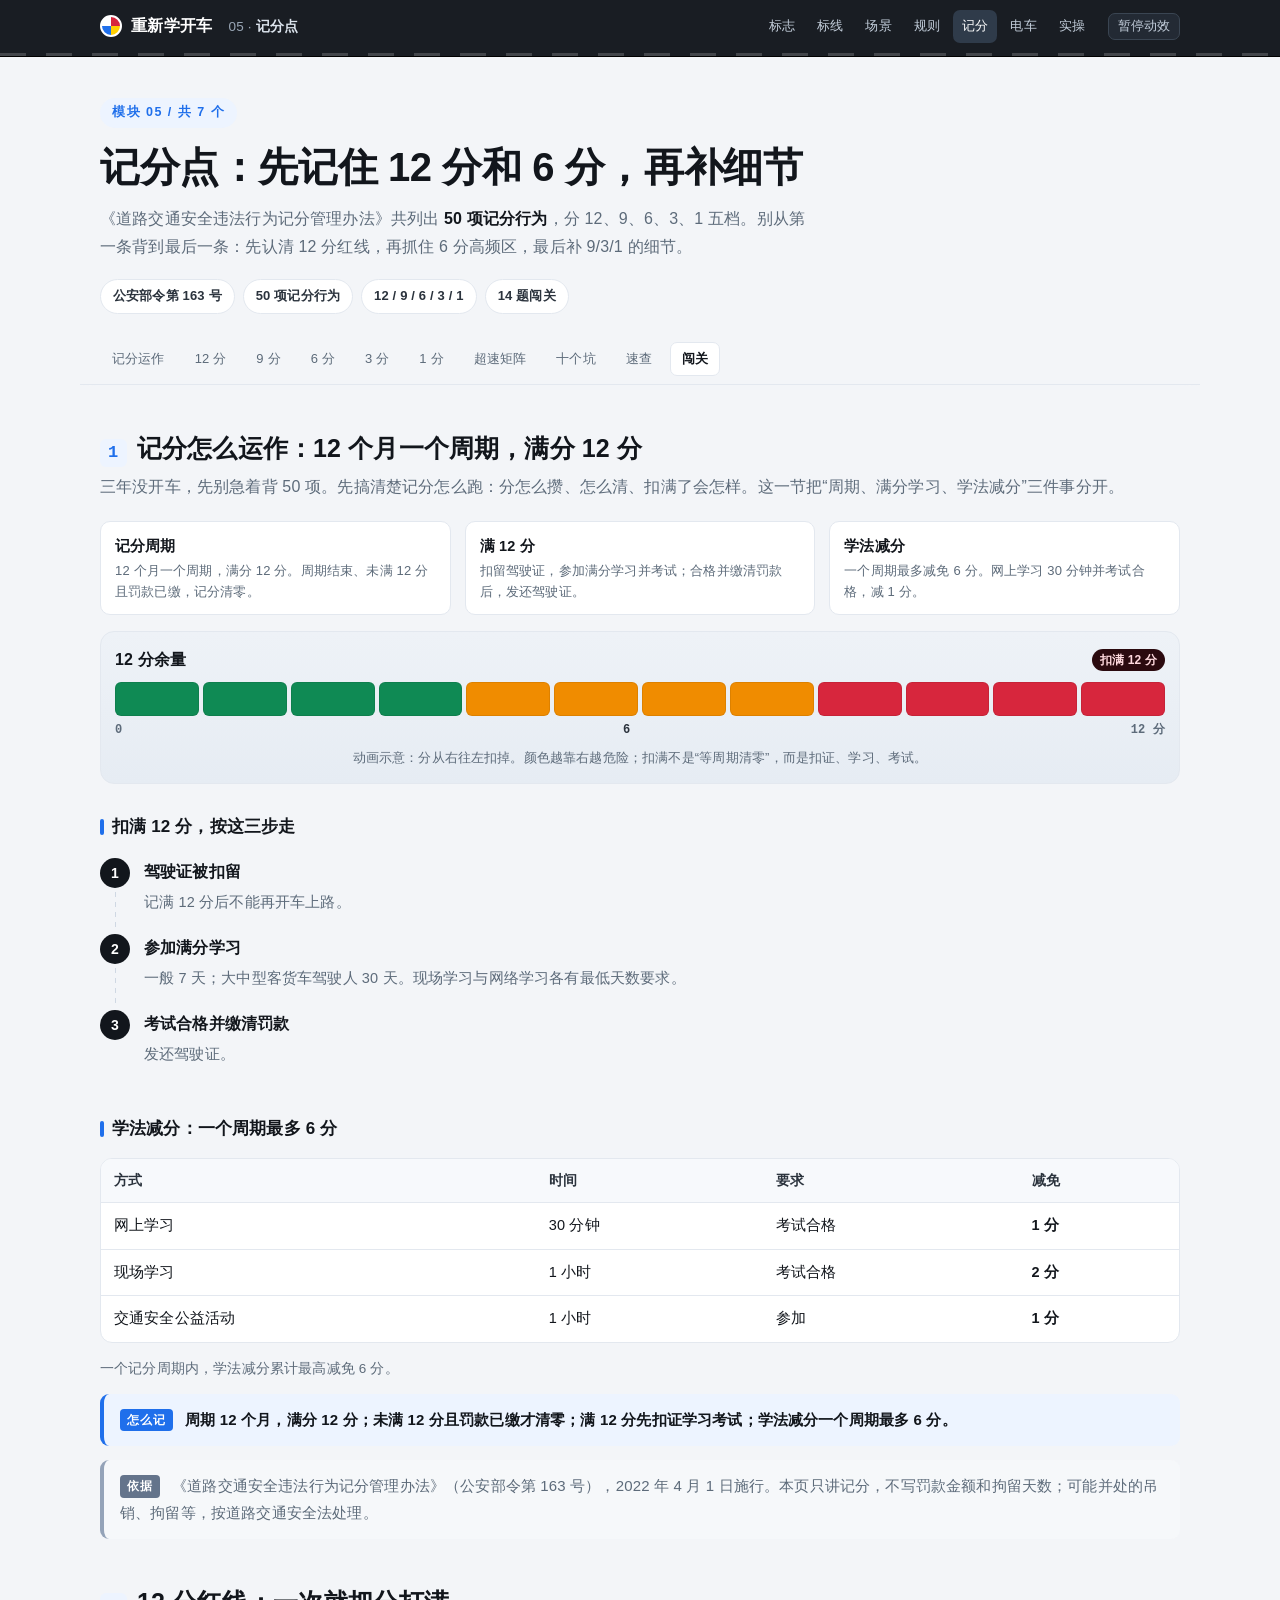
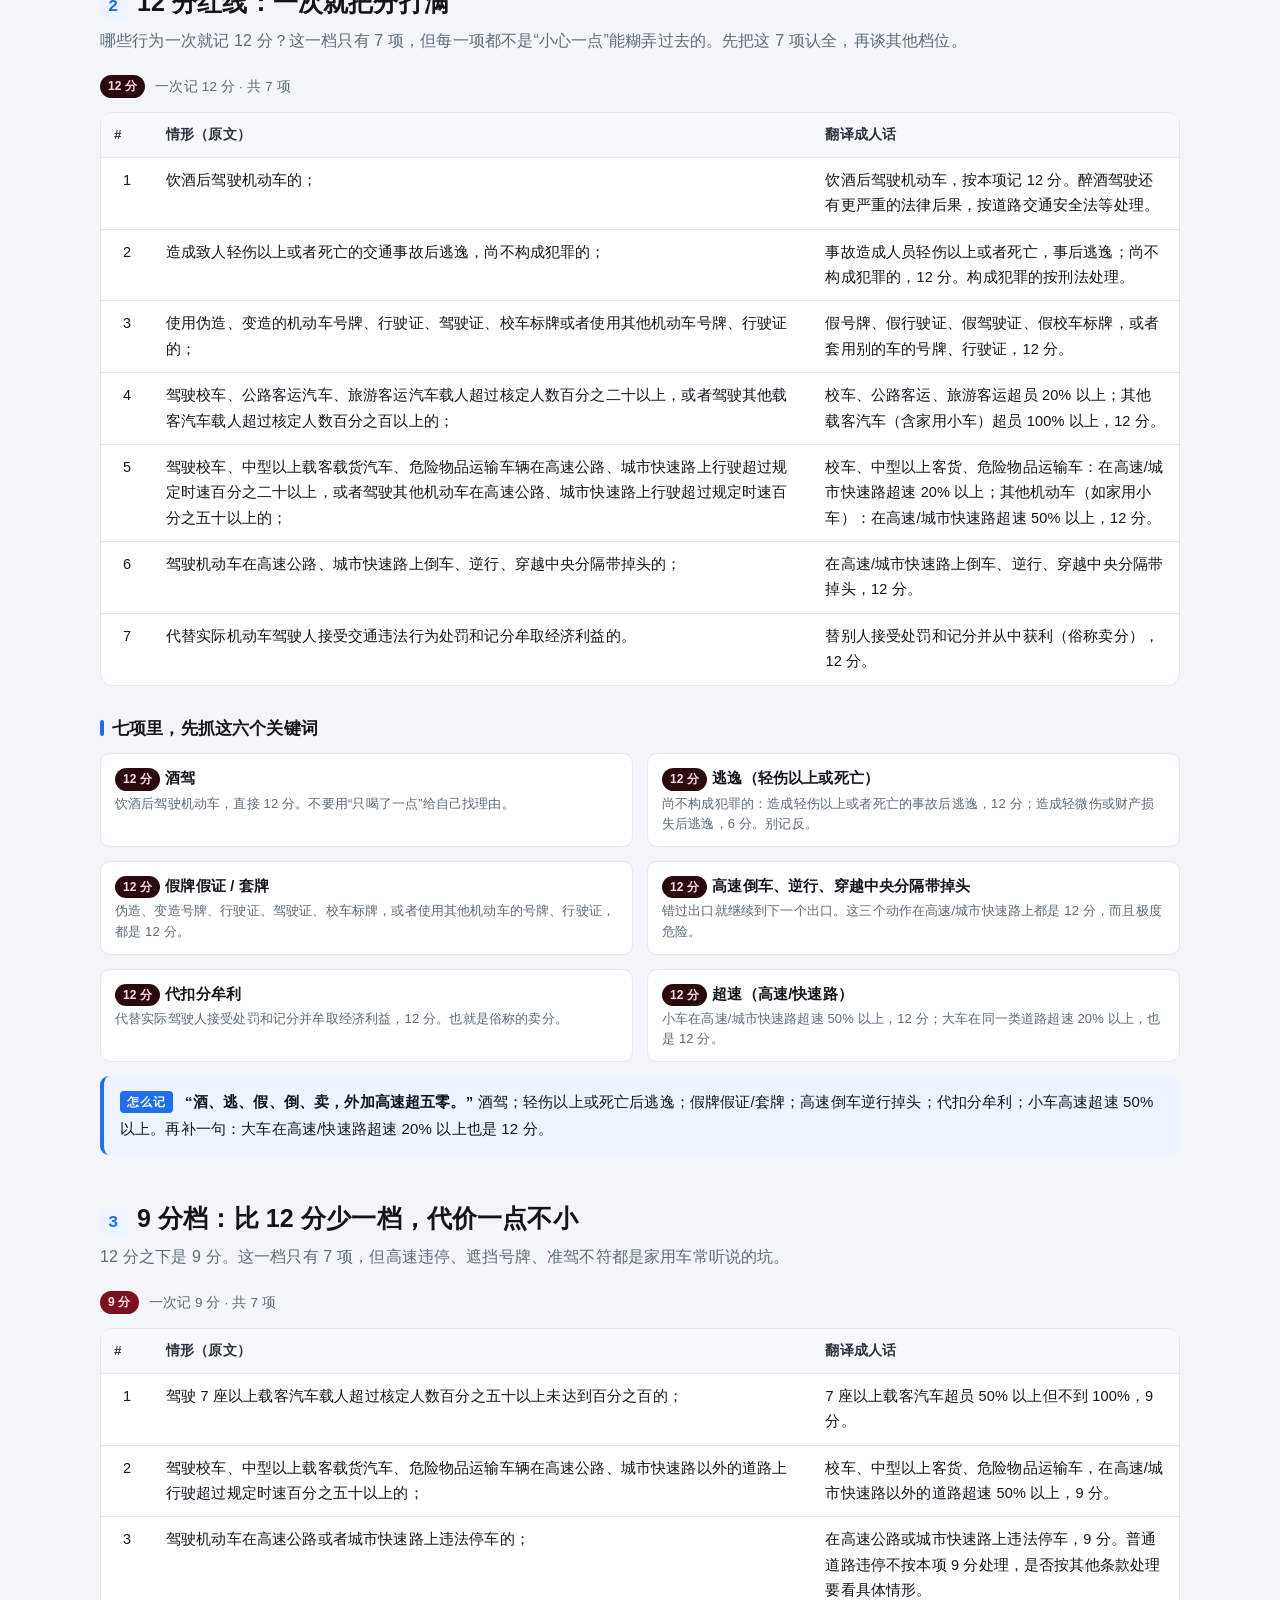
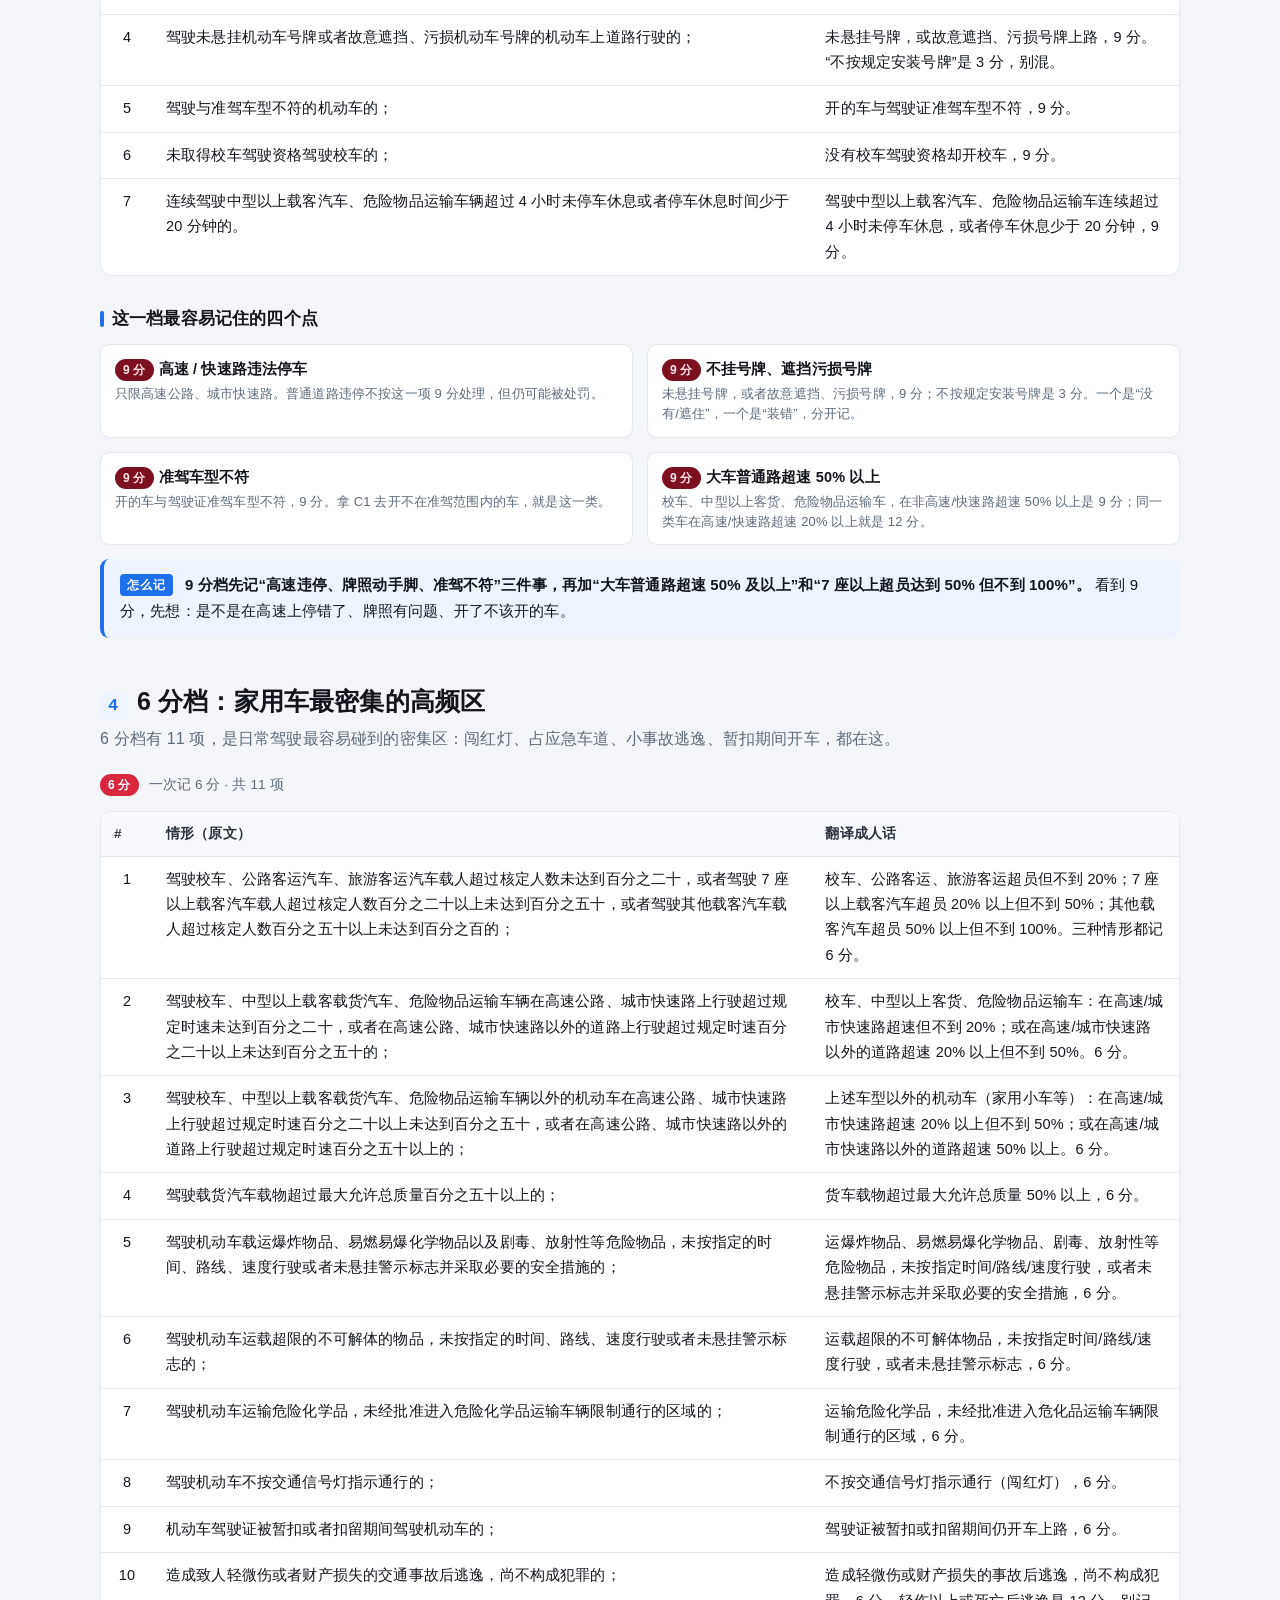
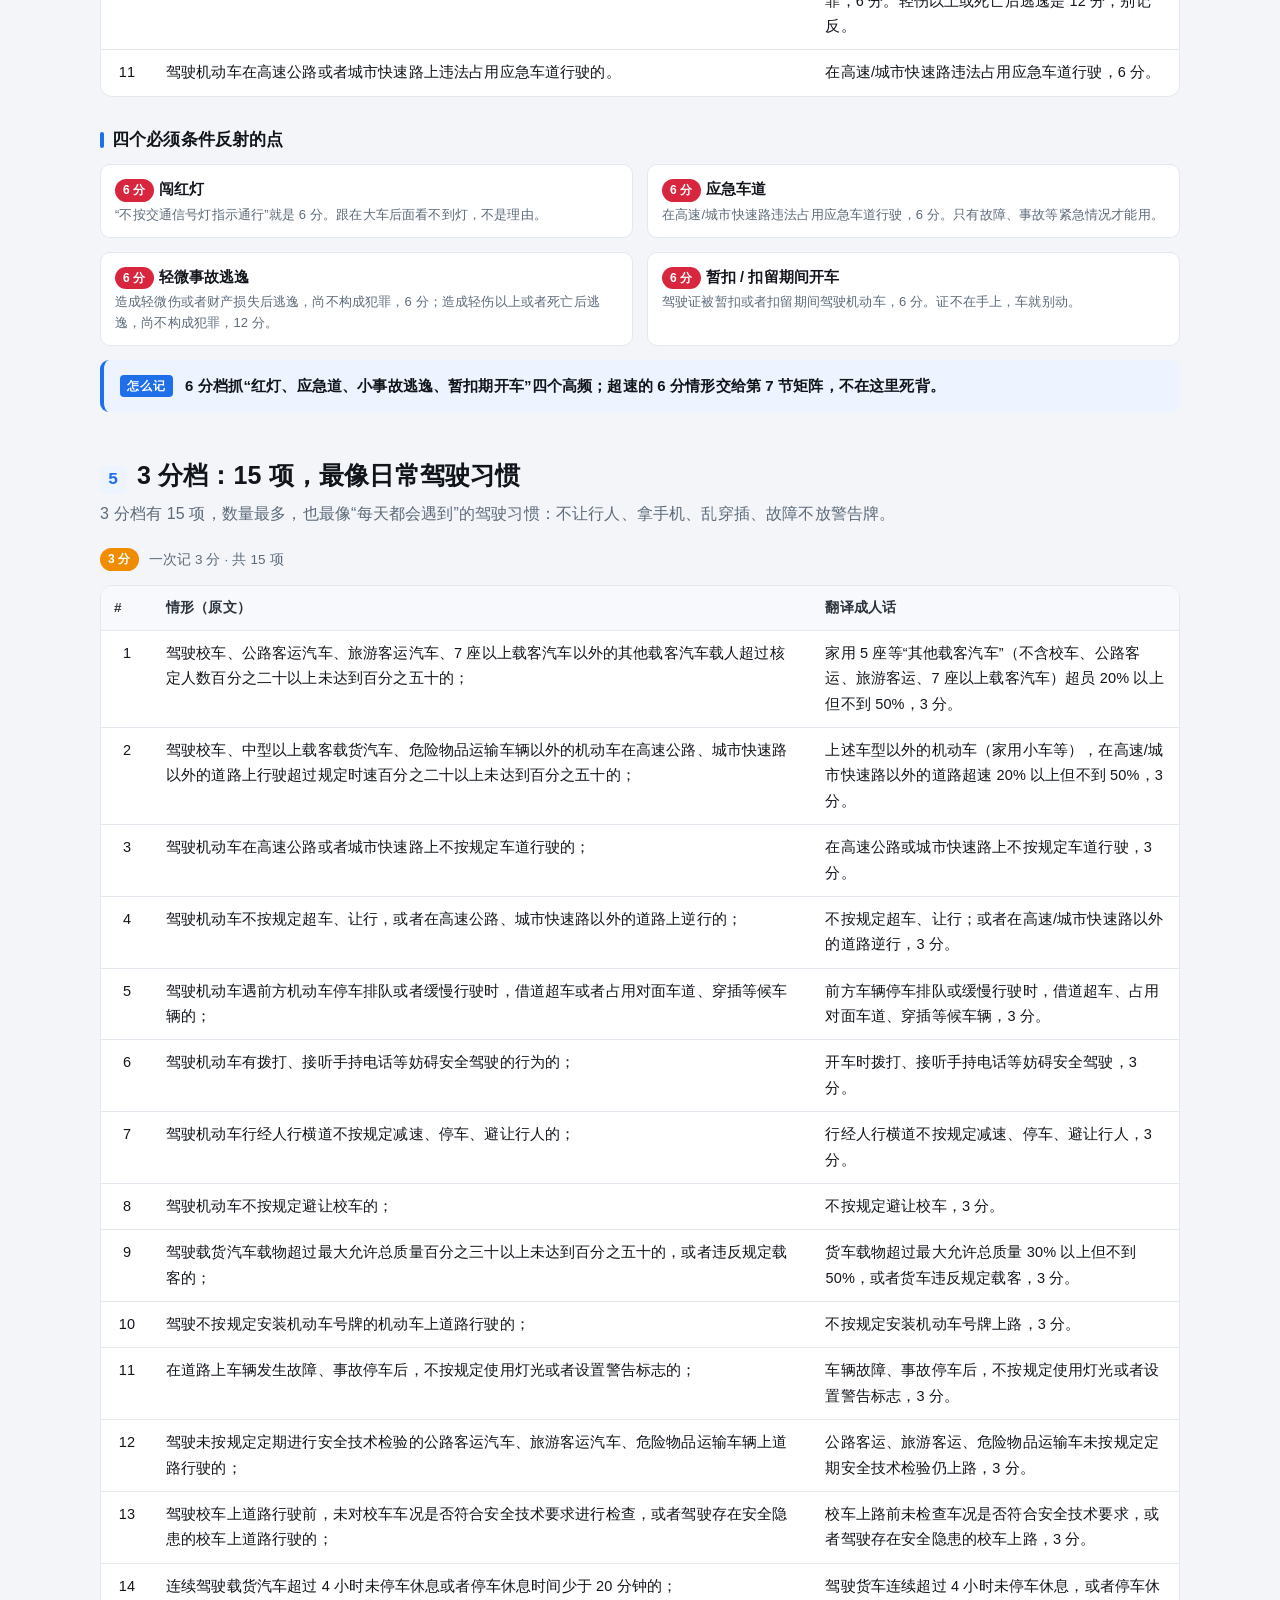
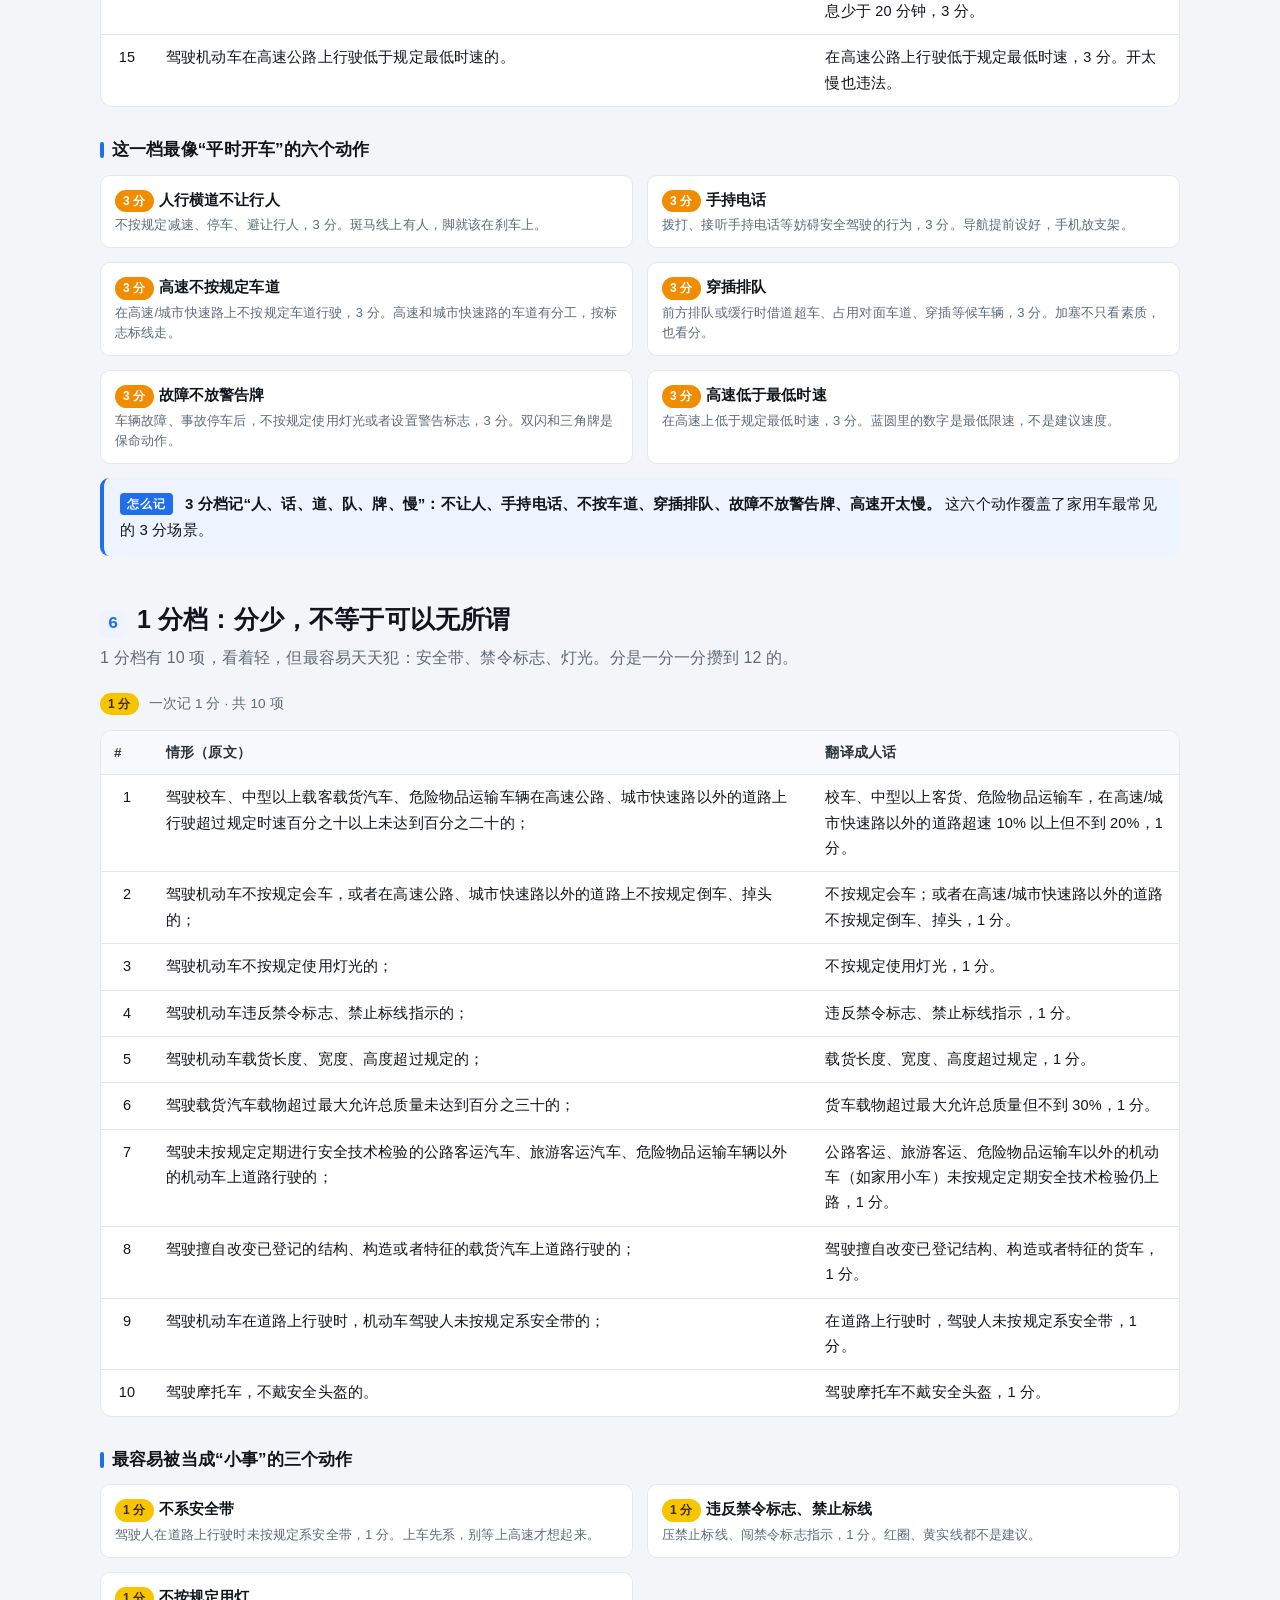
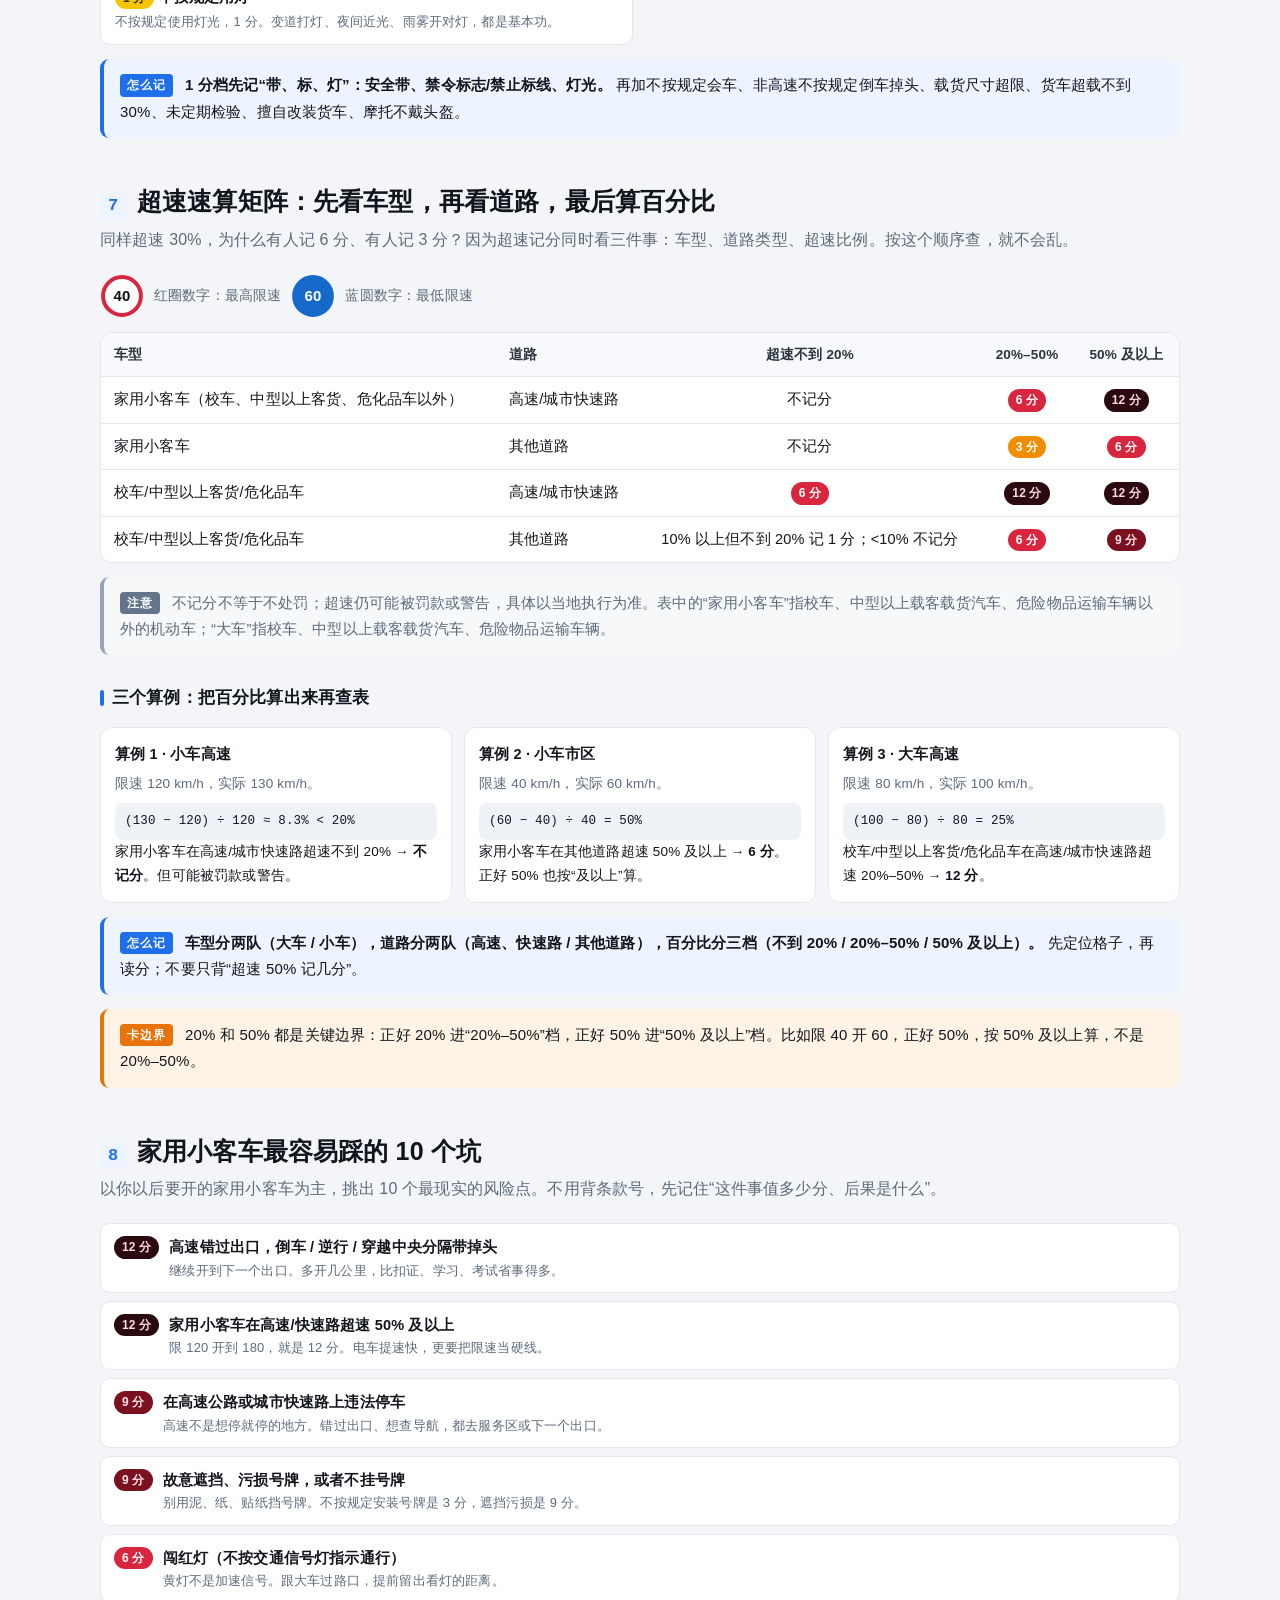
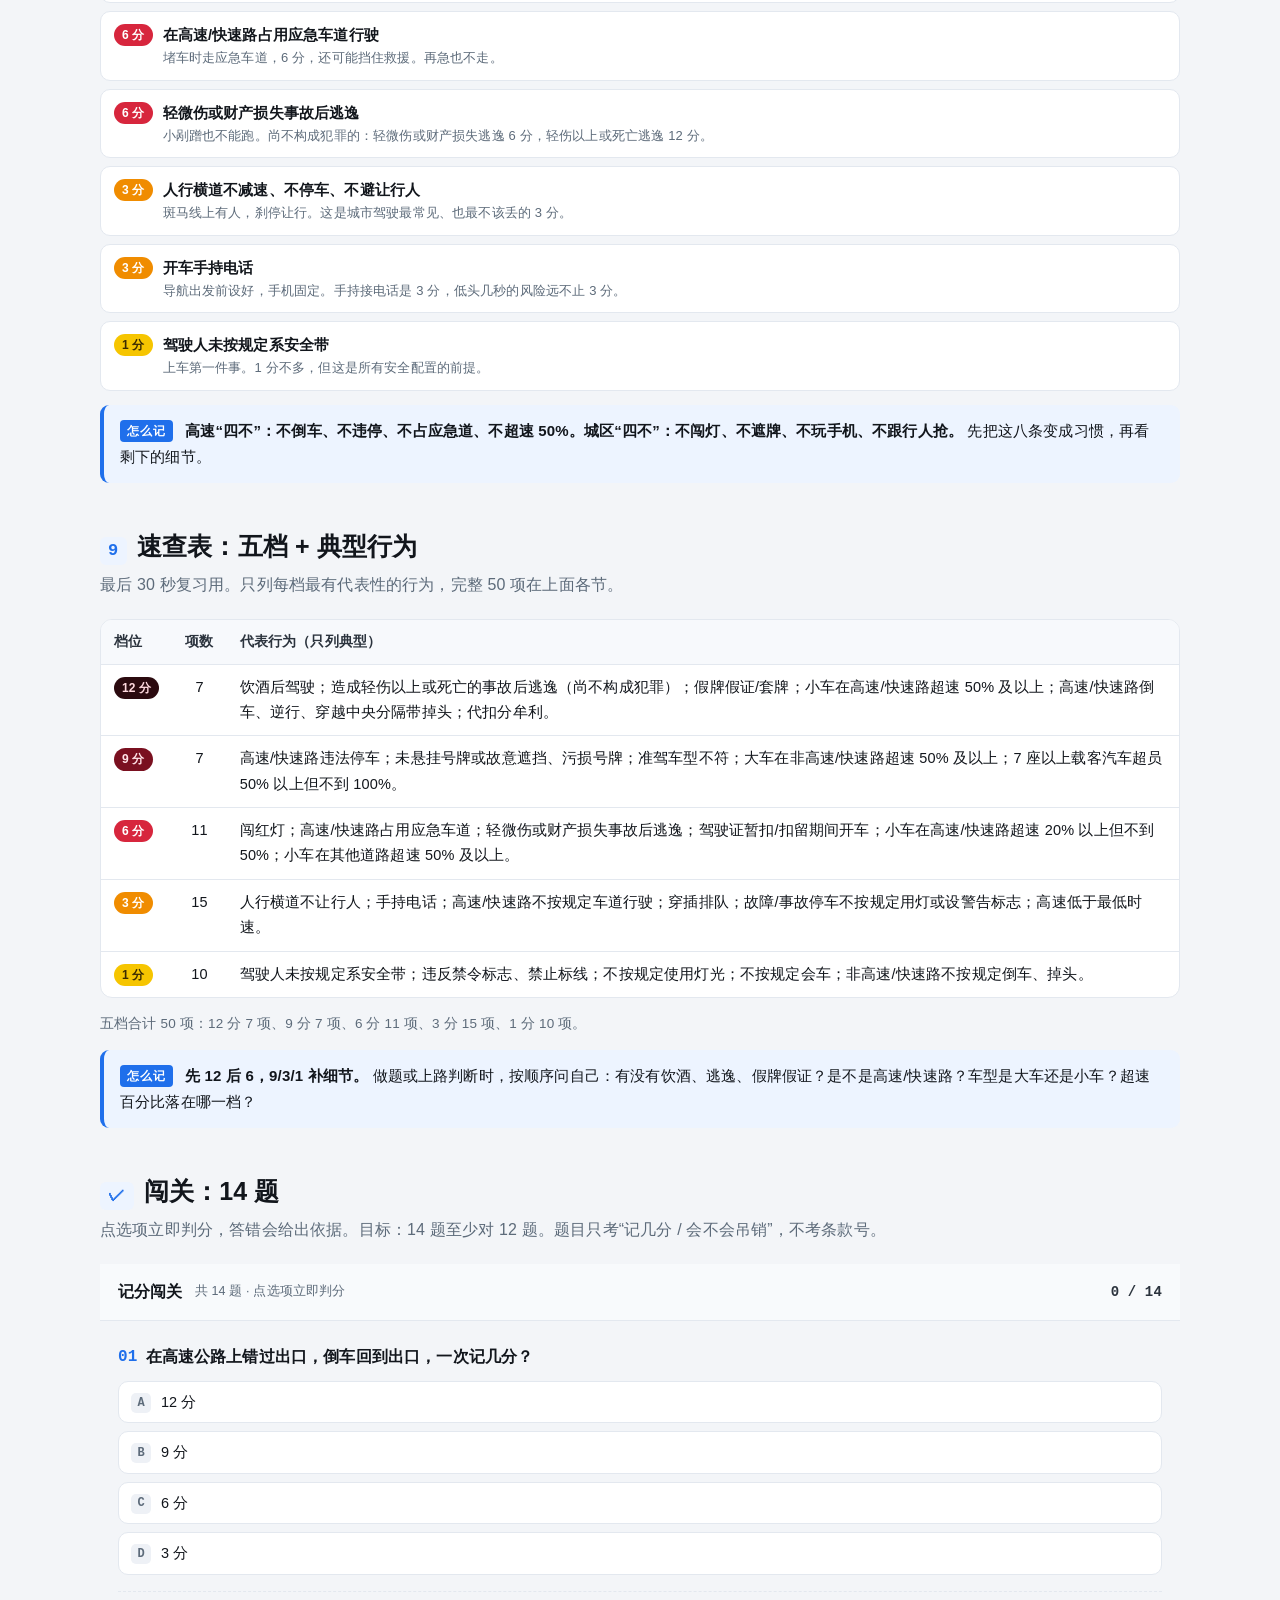
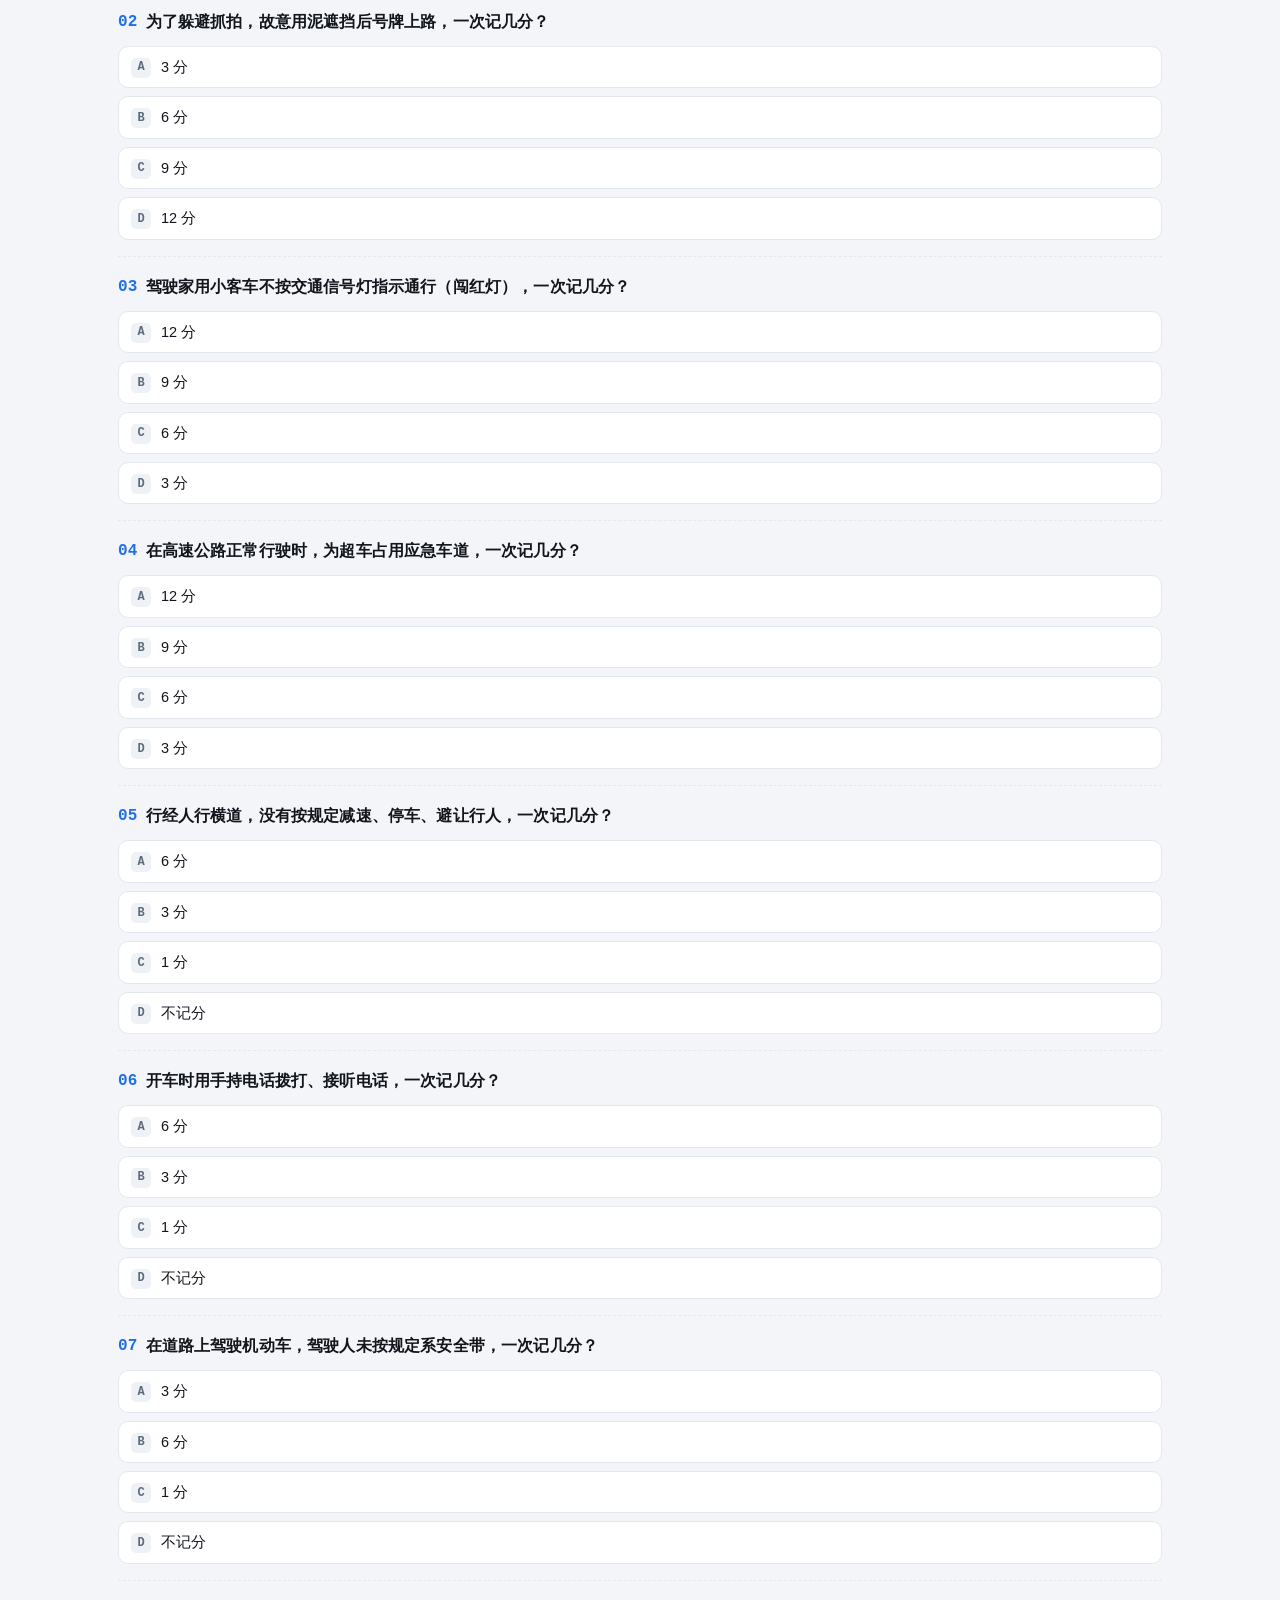
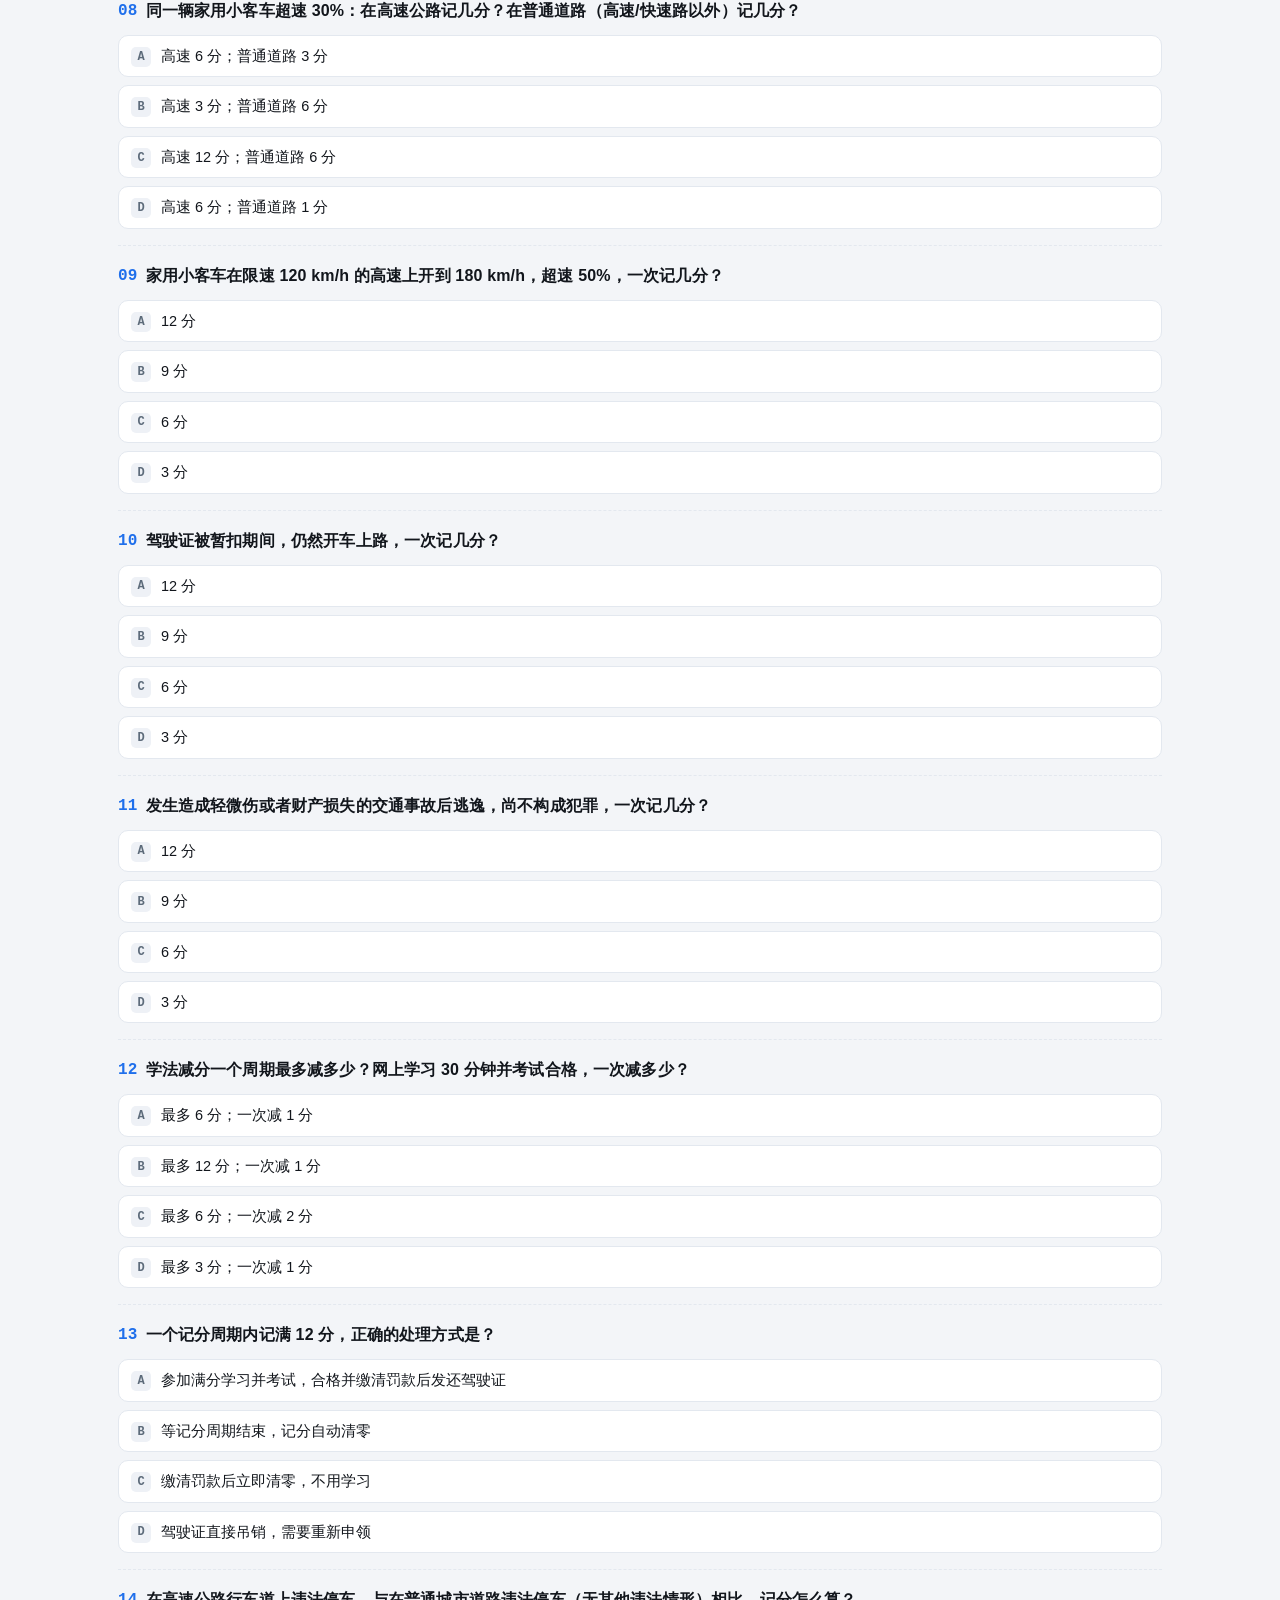
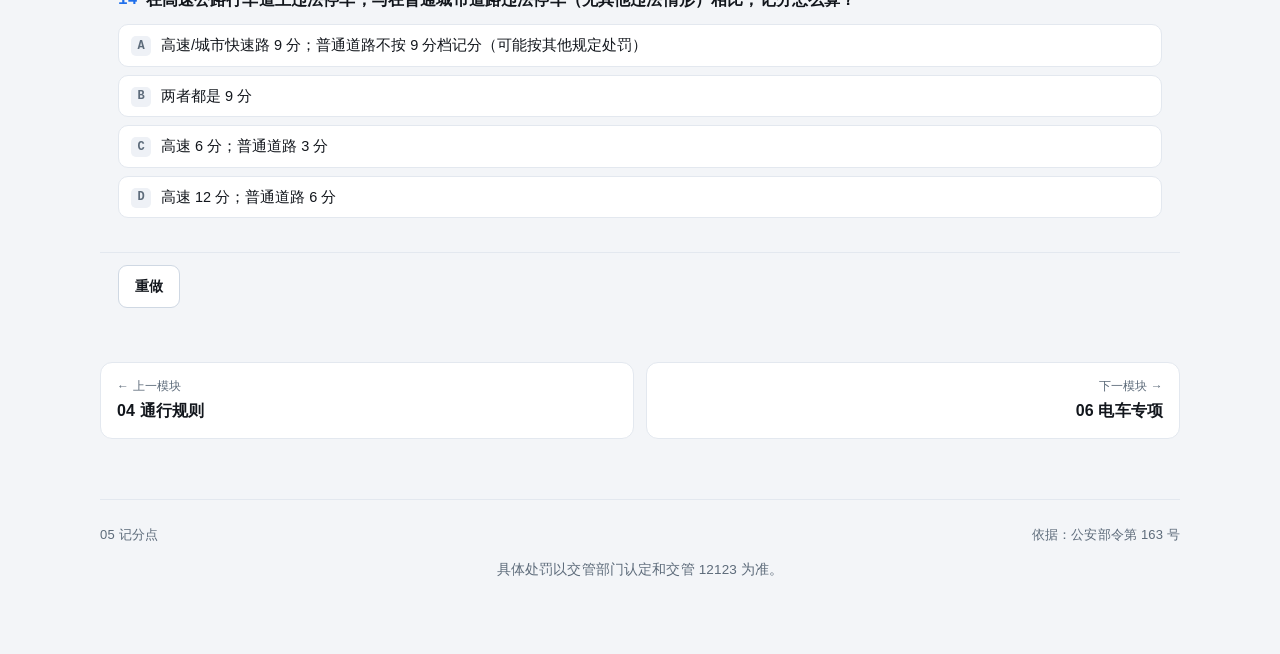
<file: 05_points.html>
<!DOCTYPE html>
<html lang="zh-CN">
<head>
<meta charset="utf-8">
<meta name="viewport" content="width=device-width, initial-scale=1">
<title>05 记分点 · 重新学开车</title>
<link rel="stylesheet" href="assets/css/style.css?v=20261127">
<style>
  /* 12 分余量动画 */
  .pips { display: grid; grid-template-columns: repeat(12, 1fr); gap: 4px; animation: drain 7s ease-in-out infinite; }
  .pips i { display: block; height: 34px; border-radius: 6px; background: #0f8a54; border: 1px solid rgba(0,0,0,.08); }
  .pips i:nth-child(n+5):nth-child(-n+8) { background: #f08c00; }
  .pips i:nth-child(n+9) { background: #d7263d; }
  @keyframes drain {
    0%, 14% { clip-path: inset(0 0 0 0); }
    52%, 76% { clip-path: inset(0 100% 0 0); }
    100% { clip-path: inset(0 0 0 0); }
  }
  .pip-scale { display: flex; justify-content: space-between; margin-top: 6px; font: 700 12px/1.4 var(--mono); color: var(--muted); }
  .pip-scale span:nth-child(2) { color: var(--ink-2); }
  .badge { white-space: nowrap; }

  /* 重点卡 */
  .kcard { background: #fff; border: 1px solid var(--line); border-radius: 10px; padding: 12px 14px; }
  .kcard b { display: block; margin-bottom: 2px; font-size: 14.5px; }
  .kcard p { margin: 0; font-size: 13px; line-height: 1.55; color: var(--muted); }
  .kcard .badge { margin-right: 5px; }

  /* 十个坑 */
  .pits { list-style: none; padding: 0; margin: 14px 0; display: grid; gap: 8px; }
  .pits li { display: flex; gap: 10px; align-items: flex-start; margin: 0; padding: 11px 13px; background: #fff; border: 1px solid var(--line); border-radius: 10px; }
  .pits li > .badge { flex: none; margin-top: 1px; }
  .pits li b { display: block; font-size: 14.5px; }
  .pits li .d { display: block; font-size: 13px; color: var(--muted); line-height: 1.55; }

  /* 超速算例 */
  .ex-grid { display: grid; grid-template-columns: repeat(3, minmax(0, 1fr)); gap: 12px; margin: 14px 0; }
  .ex-card { background: #fff; border: 1px solid var(--line); border-radius: 12px; padding: 14px; }
  .ex-card h4 { margin: 0 0 4px; font-size: 14.5px; }
  .calc { font-family: var(--mono); font-size: 12.5px; line-height: 1.7; background: #eef1f6; border-radius: 8px; padding: 8px 10px; margin: 8px 0 0; overflow-x: auto; white-space: nowrap; }

  @media (max-width: 760px) {
    .ex-grid { grid-template-columns: 1fr; }
    .pips { gap: 3px; }
    .pips i { height: 26px; }
  }
</style>
</head>
<body data-mod="05_points">

<header class="topbar">
  <div class="topbar-inner">
    <a class="brand" href="index.html"><span class="brand-dot"></span>重新学开车</a>
    <span class="crumb">05 · <b>记分点</b></span>
    <span class="topbar-spacer"></span>
    <nav class="topbar-nav">
      <a href="01_signs.html">标志</a>
      <a href="02_markings.html">标线</a>
      <a href="03_scenes.html">场景</a>
      <a href="04_rules.html">规则</a>
      <a href="05_points.html" class="on">记分</a>
      <a href="06_ev.html">电车</a>
      <a href="07_practice.html">实操</a>
    </nav>
  </div>
</header>

<main class="wrap">

  <section class="hero">
    <span class="eyebrow">模块 05 / 共 7 个</span>
    <h1>记分点：先记住 12 分和 6 分，再补细节</h1>
    <p>《道路交通安全违法行为记分管理办法》共列出 <b>50 项记分行为</b>，分 12、9、6、3、1 五档。别从第一条背到最后一条：先认清 12 分红线，再抓住 6 分高频区，最后补 9/3/1 的细节。</p>
    <div class="hero-tags">
      <span class="chip">公安部令第 163 号</span>
      <span class="chip">50 项记分行为</span>
      <span class="chip">12 / 9 / 6 / 3 / 1</span>
      <span class="chip">14 题闯关</span>
    </div>
  </section>

  <nav class="toc">
    <a href="#s1" class="on">记分运作</a>
    <a href="#s2">12 分</a>
    <a href="#s3">9 分</a>
    <a href="#s4">6 分</a>
    <a href="#s5">3 分</a>
    <a href="#s6">1 分</a>
    <a href="#s7">超速矩阵</a>
    <a href="#s8">十个坑</a>
    <a href="#s9">速查</a>
    <a href="#quiz">闯关</a>
  </nav>

  <!-- ================= 1 ================= -->
  <section class="sec" id="s1">
    <h2><span class="num">1</span>记分怎么运作：12 个月一个周期，满分 12 分</h2>
    <p class="lead">三年没开车，先别急着背 50 项。先搞清楚记分怎么跑：分怎么攒、怎么清、扣满了会怎样。这一节把“周期、满分学习、学法减分”三件事分开。</p>

    <div class="grid g3">
      <div class="kcard">
        <b>记分周期</b>
        <p>12 个月一个周期，满分 12 分。周期结束、未满 12 分且罚款已缴，记分清零。</p>
      </div>
      <div class="kcard">
        <b>满 12 分</b>
        <p>扣留驾驶证，参加满分学习并考试；合格并缴清罚款后，发还驾驶证。</p>
      </div>
      <div class="kcard">
        <b>学法减分</b>
        <p>一个周期最多减免 6 分。网上学习 30 分钟并考试合格，减 1 分。</p>
      </div>
    </div>

    <div class="stage">
      <div class="flex" style="justify-content:space-between;margin-bottom:8px">
        <b>12 分余量</b>
        <span class="badge b12">扣满 12 分</span>
      </div>
      <div class="pips" aria-hidden="true">
        <i></i><i></i><i></i><i></i><i></i><i></i>
        <i></i><i></i><i></i><i></i><i></i><i></i>
      </div>
      <div class="pip-scale"><span>0</span><span>6</span><span>12 分</span></div>
      <div class="stage-cap">动画示意：分从右往左扣掉。颜色越靠右越危险；扣满不是“等周期清零”，而是扣证、学习、考试。</div>
    </div>

    <h3 class="sub">扣满 12 分，按这三步走</h3>
    <ol class="steps">
      <li><b>驾驶证被扣留</b><span>记满 12 分后不能再开车上路。</span></li>
      <li><b>参加满分学习</b><span>一般 7 天；大中型客货车驾驶人 30 天。现场学习与网络学习各有最低天数要求。</span></li>
      <li><b>考试合格并缴清罚款</b><span>发还驾驶证。</span></li>
    </ol>

    <h3 class="sub">学法减分：一个周期最多 6 分</h3>
    <div class="tbl-wrap compact">
      <table>
        <thead><tr><th>方式</th><th>时间</th><th>要求</th><th>减免</th></tr></thead>
        <tbody>
          <tr><td>网上学习</td><td>30 分钟</td><td>考试合格</td><td><b>1 分</b></td></tr>
          <tr><td>现场学习</td><td>1 小时</td><td>考试合格</td><td><b>2 分</b></td></tr>
          <tr><td>交通安全公益活动</td><td>1 小时</td><td>参加</td><td><b>1 分</b></td></tr>
        </tbody>
      </table>
    </div>
    <p class="small muted">一个记分周期内，学法减分累计最高减免 6 分。</p>

    <div class="rule">
      <span class="lbl">怎么记</span>
      <b>周期 12 个月，满分 12 分；未满 12 分且罚款已缴才清零；满 12 分先扣证学习考试；学法减分一个周期最多 6 分。</b>
    </div>

    <div class="note">
      <span class="lbl">依据</span>
      《道路交通安全违法行为记分管理办法》（公安部令第 163 号），2022 年 4 月 1 日施行。本页只讲记分，不写罚款金额和拘留天数；可能并处的吊销、拘留等，按道路交通安全法处理。
    </div>
  </section>

  <!-- ================= 2 ================= -->
  <section class="sec" id="s2">
    <h2><span class="num">2</span>12 分红线：一次就把分打满</h2>
    <p class="lead">哪些行为一次就记 12 分？这一档只有 7 项，但每一项都不是“小心一点”能糊弄过去的。先把这 7 项认全，再谈其他档位。</p>

    <div class="flex" style="margin:4px 0 0">
      <span class="badge b12 pulse">12 分</span>
      <span class="small muted">一次记 12 分 · 共 7 项</span>
    </div>

    <div class="tbl-wrap">
      <table>
        <thead><tr><th style="width:52px">#</th><th>情形（原文）</th><th style="width:34%">翻译成人话</th></tr></thead>
        <tbody>
          <tr>
            <td class="c">1</td>
            <td>饮酒后驾驶机动车的；</td>
            <td>饮酒后驾驶机动车，按本项记 12 分。醉酒驾驶还有更严重的法律后果，按道路交通安全法等处理。</td>
          </tr>
          <tr>
            <td class="c">2</td>
            <td>造成致人轻伤以上或者死亡的交通事故后逃逸，尚不构成犯罪的；</td>
            <td>事故造成人员轻伤以上或者死亡，事后逃逸；尚不构成犯罪的，12 分。构成犯罪的按刑法处理。</td>
          </tr>
          <tr>
            <td class="c">3</td>
            <td>使用伪造、变造的机动车号牌、行驶证、驾驶证、校车标牌或者使用其他机动车号牌、行驶证的；</td>
            <td>假号牌、假行驶证、假驾驶证、假校车标牌，或者套用别的车的号牌、行驶证，12 分。</td>
          </tr>
          <tr>
            <td class="c">4</td>
            <td>驾驶校车、公路客运汽车、旅游客运汽车载人超过核定人数百分之二十以上，或者驾驶其他载客汽车载人超过核定人数百分之百以上的；</td>
            <td>校车、公路客运、旅游客运超员 20% 以上；其他载客汽车（含家用小车）超员 100% 以上，12 分。</td>
          </tr>
          <tr>
            <td class="c">5</td>
            <td>驾驶校车、中型以上载客载货汽车、危险物品运输车辆在高速公路、城市快速路上行驶超过规定时速百分之二十以上，或者驾驶其他机动车在高速公路、城市快速路上行驶超过规定时速百分之五十以上的；</td>
            <td>校车、中型以上客货、危险物品运输车：在高速/城市快速路超速 20% 以上；其他机动车（如家用小车）：在高速/城市快速路超速 50% 以上，12 分。</td>
          </tr>
          <tr>
            <td class="c">6</td>
            <td>驾驶机动车在高速公路、城市快速路上倒车、逆行、穿越中央分隔带掉头的；</td>
            <td>在高速/城市快速路上倒车、逆行、穿越中央分隔带掉头，12 分。</td>
          </tr>
          <tr>
            <td class="c">7</td>
            <td>代替实际机动车驾驶人接受交通违法行为处罚和记分牟取经济利益的。</td>
            <td>替别人接受处罚和记分并从中获利（俗称卖分），12 分。</td>
          </tr>
        </tbody>
      </table>
    </div>

    <h3 class="sub">七项里，先抓这六个关键词</h3>
    <div class="grid g2">
      <div class="kcard">
        <b><span class="badge b12">12 分</span>酒驾</b>
        <p>饮酒后驾驶机动车，直接 12 分。不要用“只喝了一点”给自己找理由。</p>
      </div>
      <div class="kcard">
        <b><span class="badge b12">12 分</span>逃逸（轻伤以上或死亡）</b>
        <p>尚不构成犯罪的：造成轻伤以上或者死亡的事故后逃逸，12 分；造成轻微伤或财产损失后逃逸，6 分。别记反。</p>
      </div>
      <div class="kcard">
        <b><span class="badge b12">12 分</span>假牌假证 / 套牌</b>
        <p>伪造、变造号牌、行驶证、驾驶证、校车标牌，或者使用其他机动车的号牌、行驶证，都是 12 分。</p>
      </div>
      <div class="kcard">
        <b><span class="badge b12">12 分</span>高速倒车、逆行、穿越中央分隔带掉头</b>
        <p>错过出口就继续到下一个出口。这三个动作在高速/城市快速路上都是 12 分，而且极度危险。</p>
      </div>
      <div class="kcard">
        <b><span class="badge b12">12 分</span>代扣分牟利</b>
        <p>代替实际驾驶人接受处罚和记分并牟取经济利益，12 分。也就是俗称的卖分。</p>
      </div>
      <div class="kcard">
        <b><span class="badge b12">12 分</span>超速（高速/快速路）</b>
        <p>小车在高速/城市快速路超速 50% 以上，12 分；大车在同一类道路超速 20% 以上，也是 12 分。</p>
      </div>
    </div>

    <div class="rule">
      <span class="lbl">怎么记</span>
      <b>“酒、逃、假、倒、卖，外加高速超五零。”</b> 酒驾；轻伤以上或死亡后逃逸；假牌假证/套牌；高速倒车逆行掉头；代扣分牟利；小车高速超速 50% 以上。再补一句：大车在高速/快速路超速 20% 以上也是 12 分。
    </div>
  </section>

  <!-- ================= 3 ================= -->
  <section class="sec" id="s3">
    <h2><span class="num">3</span>9 分档：比 12 分少一档，代价一点不小</h2>
    <p class="lead">12 分之下是 9 分。这一档只有 7 项，但高速违停、遮挡号牌、准驾不符都是家用车常听说的坑。</p>

    <div class="flex" style="margin:4px 0 0">
      <span class="badge b9">9 分</span>
      <span class="small muted">一次记 9 分 · 共 7 项</span>
    </div>

    <div class="tbl-wrap">
      <table>
        <thead><tr><th style="width:52px">#</th><th>情形（原文）</th><th style="width:34%">翻译成人话</th></tr></thead>
        <tbody>
          <tr>
            <td class="c">1</td>
            <td>驾驶 7 座以上载客汽车载人超过核定人数百分之五十以上未达到百分之百的；</td>
            <td>7 座以上载客汽车超员 50% 以上但不到 100%，9 分。</td>
          </tr>
          <tr>
            <td class="c">2</td>
            <td>驾驶校车、中型以上载客载货汽车、危险物品运输车辆在高速公路、城市快速路以外的道路上行驶超过规定时速百分之五十以上的；</td>
            <td>校车、中型以上客货、危险物品运输车，在高速/城市快速路以外的道路超速 50% 以上，9 分。</td>
          </tr>
          <tr>
            <td class="c">3</td>
            <td>驾驶机动车在高速公路或者城市快速路上违法停车的；</td>
            <td>在高速公路或城市快速路上违法停车，9 分。普通道路违停不按本项 9 分处理，是否按其他条款处理要看具体情形。</td>
          </tr>
          <tr>
            <td class="c">4</td>
            <td>驾驶未悬挂机动车号牌或者故意遮挡、污损机动车号牌的机动车上道路行驶的；</td>
            <td>未悬挂号牌，或故意遮挡、污损号牌上路，9 分。“不按规定安装号牌”是 3 分，别混。</td>
          </tr>
          <tr>
            <td class="c">5</td>
            <td>驾驶与准驾车型不符的机动车的；</td>
            <td>开的车与驾驶证准驾车型不符，9 分。</td>
          </tr>
          <tr>
            <td class="c">6</td>
            <td>未取得校车驾驶资格驾驶校车的；</td>
            <td>没有校车驾驶资格却开校车，9 分。</td>
          </tr>
          <tr>
            <td class="c">7</td>
            <td>连续驾驶中型以上载客汽车、危险物品运输车辆超过 4 小时未停车休息或者停车休息时间少于 20 分钟的。</td>
            <td>驾驶中型以上载客汽车、危险物品运输车连续超过 4 小时未停车休息，或者停车休息少于 20 分钟，9 分。</td>
          </tr>
        </tbody>
      </table>
    </div>

    <h3 class="sub">这一档最容易记住的四个点</h3>
    <div class="grid g2">
      <div class="kcard">
        <b><span class="badge b9">9 分</span>高速 / 快速路违法停车</b>
        <p>只限高速公路、城市快速路。普通道路违停不按这一项 9 分处理，但仍可能被处罚。</p>
      </div>
      <div class="kcard">
        <b><span class="badge b9">9 分</span>不挂号牌、遮挡污损号牌</b>
        <p>未悬挂号牌，或者故意遮挡、污损号牌，9 分；不按规定安装号牌是 3 分。一个是“没有/遮住”，一个是“装错”，分开记。</p>
      </div>
      <div class="kcard">
        <b><span class="badge b9">9 分</span>准驾车型不符</b>
        <p>开的车与驾驶证准驾车型不符，9 分。拿 C1 去开不在准驾范围内的车，就是这一类。</p>
      </div>
      <div class="kcard">
        <b><span class="badge b9">9 分</span>大车普通路超速 50% 以上</b>
        <p>校车、中型以上客货、危险物品运输车，在非高速/快速路超速 50% 以上是 9 分；同一类车在高速/快速路超速 20% 以上就是 12 分。</p>
      </div>
    </div>

    <div class="rule">
      <span class="lbl">怎么记</span>
      <b>9 分档先记“高速违停、牌照动手脚、准驾不符”三件事，再加“大车普通路超速 50% 及以上”和“7 座以上超员达到 50% 但不到 100%”。</b> 看到 9 分，先想：是不是在高速上停错了、牌照有问题、开了不该开的车。
    </div>
  </section>

  <!-- ================= 4 ================= -->
  <section class="sec" id="s4">
    <h2><span class="num">4</span>6 分档：家用车最密集的高频区</h2>
    <p class="lead">6 分档有 11 项，是日常驾驶最容易碰到的密集区：闯红灯、占应急车道、小事故逃逸、暂扣期间开车，都在这。</p>

    <div class="flex" style="margin:4px 0 0">
      <span class="badge b6">6 分</span>
      <span class="small muted">一次记 6 分 · 共 11 项</span>
    </div>

    <div class="tbl-wrap">
      <table>
        <thead><tr><th style="width:52px">#</th><th>情形（原文）</th><th style="width:34%">翻译成人话</th></tr></thead>
        <tbody>
          <tr>
            <td class="c">1</td>
            <td>驾驶校车、公路客运汽车、旅游客运汽车载人超过核定人数未达到百分之二十，或者驾驶 7 座以上载客汽车载人超过核定人数百分之二十以上未达到百分之五十，或者驾驶其他载客汽车载人超过核定人数百分之五十以上未达到百分之百的；</td>
            <td>校车、公路客运、旅游客运超员但不到 20%；7 座以上载客汽车超员 20% 以上但不到 50%；其他载客汽车超员 50% 以上但不到 100%。三种情形都记 6 分。</td>
          </tr>
          <tr>
            <td class="c">2</td>
            <td>驾驶校车、中型以上载客载货汽车、危险物品运输车辆在高速公路、城市快速路上行驶超过规定时速未达到百分之二十，或者在高速公路、城市快速路以外的道路上行驶超过规定时速百分之二十以上未达到百分之五十的；</td>
            <td>校车、中型以上客货、危险物品运输车：在高速/城市快速路超速但不到 20%；或在高速/城市快速路以外的道路超速 20% 以上但不到 50%。6 分。</td>
          </tr>
          <tr>
            <td class="c">3</td>
            <td>驾驶校车、中型以上载客载货汽车、危险物品运输车辆以外的机动车在高速公路、城市快速路上行驶超过规定时速百分之二十以上未达到百分之五十，或者在高速公路、城市快速路以外的道路上行驶超过规定时速百分之五十以上的；</td>
            <td>上述车型以外的机动车（家用小车等）：在高速/城市快速路超速 20% 以上但不到 50%；或在高速/城市快速路以外的道路超速 50% 以上。6 分。</td>
          </tr>
          <tr>
            <td class="c">4</td>
            <td>驾驶载货汽车载物超过最大允许总质量百分之五十以上的；</td>
            <td>货车载物超过最大允许总质量 50% 以上，6 分。</td>
          </tr>
          <tr>
            <td class="c">5</td>
            <td>驾驶机动车载运爆炸物品、易燃易爆化学物品以及剧毒、放射性等危险物品，未按指定的时间、路线、速度行驶或者未悬挂警示标志并采取必要的安全措施的；</td>
            <td>运爆炸物品、易燃易爆化学物品、剧毒、放射性等危险物品，未按指定时间/路线/速度行驶，或者未悬挂警示标志并采取必要的安全措施，6 分。</td>
          </tr>
          <tr>
            <td class="c">6</td>
            <td>驾驶机动车运载超限的不可解体的物品，未按指定的时间、路线、速度行驶或者未悬挂警示标志的；</td>
            <td>运载超限的不可解体物品，未按指定时间/路线/速度行驶，或者未悬挂警示标志，6 分。</td>
          </tr>
          <tr>
            <td class="c">7</td>
            <td>驾驶机动车运输危险化学品，未经批准进入危险化学品运输车辆限制通行的区域的；</td>
            <td>运输危险化学品，未经批准进入危化品运输车辆限制通行的区域，6 分。</td>
          </tr>
          <tr>
            <td class="c">8</td>
            <td>驾驶机动车不按交通信号灯指示通行的；</td>
            <td>不按交通信号灯指示通行（闯红灯），6 分。</td>
          </tr>
          <tr>
            <td class="c">9</td>
            <td>机动车驾驶证被暂扣或者扣留期间驾驶机动车的；</td>
            <td>驾驶证被暂扣或扣留期间仍开车上路，6 分。</td>
          </tr>
          <tr>
            <td class="c">10</td>
            <td>造成致人轻微伤或者财产损失的交通事故后逃逸，尚不构成犯罪的；</td>
            <td>造成轻微伤或财产损失的事故后逃逸，尚不构成犯罪，6 分。轻伤以上或死亡后逃逸是 12 分，别记反。</td>
          </tr>
          <tr>
            <td class="c">11</td>
            <td>驾驶机动车在高速公路或者城市快速路上违法占用应急车道行驶的。</td>
            <td>在高速/城市快速路违法占用应急车道行驶，6 分。</td>
          </tr>
        </tbody>
      </table>
    </div>

    <h3 class="sub">四个必须条件反射的点</h3>
    <div class="grid g2">
      <div class="kcard">
        <b><span class="badge b6">6 分</span>闯红灯</b>
        <p>“不按交通信号灯指示通行”就是 6 分。跟在大车后面看不到灯，不是理由。</p>
      </div>
      <div class="kcard">
        <b><span class="badge b6">6 分</span>应急车道</b>
        <p>在高速/城市快速路违法占用应急车道行驶，6 分。只有故障、事故等紧急情况才能用。</p>
      </div>
      <div class="kcard">
        <b><span class="badge b6">6 分</span>轻微事故逃逸</b>
        <p>造成轻微伤或者财产损失后逃逸，尚不构成犯罪，6 分；造成轻伤以上或者死亡后逃逸，尚不构成犯罪，12 分。</p>
      </div>
      <div class="kcard">
        <b><span class="badge b6">6 分</span>暂扣 / 扣留期间开车</b>
        <p>驾驶证被暂扣或者扣留期间驾驶机动车，6 分。证不在手上，车就别动。</p>
      </div>
    </div>

    <div class="rule">
      <span class="lbl">怎么记</span>
      <b>6 分档抓“红灯、应急道、小事故逃逸、暂扣期开车”四个高频；超速的 6 分情形交给第 7 节矩阵，不在这里死背。</b>
    </div>
  </section>

  <!-- ================= 5 ================= -->
  <section class="sec" id="s5">
    <h2><span class="num">5</span>3 分档：15 项，最像日常驾驶习惯</h2>
    <p class="lead">3 分档有 15 项，数量最多，也最像“每天都会遇到”的驾驶习惯：不让行人、拿手机、乱穿插、故障不放警告牌。</p>

    <div class="flex" style="margin:4px 0 0">
      <span class="badge b3">3 分</span>
      <span class="small muted">一次记 3 分 · 共 15 项</span>
    </div>

    <div class="tbl-wrap">
      <table>
        <thead><tr><th style="width:52px">#</th><th>情形（原文）</th><th style="width:34%">翻译成人话</th></tr></thead>
        <tbody>
          <tr>
            <td class="c">1</td>
            <td>驾驶校车、公路客运汽车、旅游客运汽车、7 座以上载客汽车以外的其他载客汽车载人超过核定人数百分之二十以上未达到百分之五十的；</td>
            <td>家用 5 座等“其他载客汽车”（不含校车、公路客运、旅游客运、7 座以上载客汽车）超员 20% 以上但不到 50%，3 分。</td>
          </tr>
          <tr>
            <td class="c">2</td>
            <td>驾驶校车、中型以上载客载货汽车、危险物品运输车辆以外的机动车在高速公路、城市快速路以外的道路上行驶超过规定时速百分之二十以上未达到百分之五十的；</td>
            <td>上述车型以外的机动车（家用小车等），在高速/城市快速路以外的道路超速 20% 以上但不到 50%，3 分。</td>
          </tr>
          <tr>
            <td class="c">3</td>
            <td>驾驶机动车在高速公路或者城市快速路上不按规定车道行驶的；</td>
            <td>在高速公路或城市快速路上不按规定车道行驶，3 分。</td>
          </tr>
          <tr>
            <td class="c">4</td>
            <td>驾驶机动车不按规定超车、让行，或者在高速公路、城市快速路以外的道路上逆行的；</td>
            <td>不按规定超车、让行；或者在高速/城市快速路以外的道路逆行，3 分。</td>
          </tr>
          <tr>
            <td class="c">5</td>
            <td>驾驶机动车遇前方机动车停车排队或者缓慢行驶时，借道超车或者占用对面车道、穿插等候车辆的；</td>
            <td>前方车辆停车排队或缓慢行驶时，借道超车、占用对面车道、穿插等候车辆，3 分。</td>
          </tr>
          <tr>
            <td class="c">6</td>
            <td>驾驶机动车有拨打、接听手持电话等妨碍安全驾驶的行为的；</td>
            <td>开车时拨打、接听手持电话等妨碍安全驾驶，3 分。</td>
          </tr>
          <tr>
            <td class="c">7</td>
            <td>驾驶机动车行经人行横道不按规定减速、停车、避让行人的；</td>
            <td>行经人行横道不按规定减速、停车、避让行人，3 分。</td>
          </tr>
          <tr>
            <td class="c">8</td>
            <td>驾驶机动车不按规定避让校车的；</td>
            <td>不按规定避让校车，3 分。</td>
          </tr>
          <tr>
            <td class="c">9</td>
            <td>驾驶载货汽车载物超过最大允许总质量百分之三十以上未达到百分之五十的，或者违反规定载客的；</td>
            <td>货车载物超过最大允许总质量 30% 以上但不到 50%，或者货车违反规定载客，3 分。</td>
          </tr>
          <tr>
            <td class="c">10</td>
            <td>驾驶不按规定安装机动车号牌的机动车上道路行驶的；</td>
            <td>不按规定安装机动车号牌上路，3 分。</td>
          </tr>
          <tr>
            <td class="c">11</td>
            <td>在道路上车辆发生故障、事故停车后，不按规定使用灯光或者设置警告标志的；</td>
            <td>车辆故障、事故停车后，不按规定使用灯光或者设置警告标志，3 分。</td>
          </tr>
          <tr>
            <td class="c">12</td>
            <td>驾驶未按规定定期进行安全技术检验的公路客运汽车、旅游客运汽车、危险物品运输车辆上道路行驶的；</td>
            <td>公路客运、旅游客运、危险物品运输车未按规定定期安全技术检验仍上路，3 分。</td>
          </tr>
          <tr>
            <td class="c">13</td>
            <td>驾驶校车上道路行驶前，未对校车车况是否符合安全技术要求进行检查，或者驾驶存在安全隐患的校车上道路行驶的；</td>
            <td>校车上路前未检查车况是否符合安全技术要求，或者驾驶存在安全隐患的校车上路，3 分。</td>
          </tr>
          <tr>
            <td class="c">14</td>
            <td>连续驾驶载货汽车超过 4 小时未停车休息或者停车休息时间少于 20 分钟的；</td>
            <td>驾驶货车连续超过 4 小时未停车休息，或者停车休息少于 20 分钟，3 分。</td>
          </tr>
          <tr>
            <td class="c">15</td>
            <td>驾驶机动车在高速公路上行驶低于规定最低时速的。</td>
            <td>在高速公路上行驶低于规定最低时速，3 分。开太慢也违法。</td>
          </tr>
        </tbody>
      </table>
    </div>

    <h3 class="sub">这一档最像“平时开车”的六个动作</h3>
    <div class="grid g2">
      <div class="kcard">
        <b><span class="badge b3">3 分</span>人行横道不让行人</b>
        <p>不按规定减速、停车、避让行人，3 分。斑马线上有人，脚就该在刹车上。</p>
      </div>
      <div class="kcard">
        <b><span class="badge b3">3 分</span>手持电话</b>
        <p>拨打、接听手持电话等妨碍安全驾驶的行为，3 分。导航提前设好，手机放支架。</p>
      </div>
      <div class="kcard">
        <b><span class="badge b3">3 分</span>高速不按规定车道</b>
        <p>在高速/城市快速路上不按规定车道行驶，3 分。高速和城市快速路的车道有分工，按标志标线走。</p>
      </div>
      <div class="kcard">
        <b><span class="badge b3">3 分</span>穿插排队</b>
        <p>前方排队或缓行时借道超车、占用对面车道、穿插等候车辆，3 分。加塞不只看素质，也看分。</p>
      </div>
      <div class="kcard">
        <b><span class="badge b3">3 分</span>故障不放警告牌</b>
        <p>车辆故障、事故停车后，不按规定使用灯光或者设置警告标志，3 分。双闪和三角牌是保命动作。</p>
      </div>
      <div class="kcard">
        <b><span class="badge b3">3 分</span>高速低于最低时速</b>
        <p>在高速上低于规定最低时速，3 分。蓝圆里的数字是最低限速，不是建议速度。</p>
      </div>
    </div>

    <div class="rule">
      <span class="lbl">怎么记</span>
      <b>3 分档记“人、话、道、队、牌、慢”：不让人、手持电话、不按车道、穿插排队、故障不放警告牌、高速开太慢。</b> 这六个动作覆盖了家用车最常见的 3 分场景。
    </div>
  </section>

  <!-- ================= 6 ================= -->
  <section class="sec" id="s6">
    <h2><span class="num">6</span>1 分档：分少，不等于可以无所谓</h2>
    <p class="lead">1 分档有 10 项，看着轻，但最容易天天犯：安全带、禁令标志、灯光。分是一分一分攒到 12 的。</p>

    <div class="flex" style="margin:4px 0 0">
      <span class="badge b1">1 分</span>
      <span class="small muted">一次记 1 分 · 共 10 项</span>
    </div>

    <div class="tbl-wrap">
      <table>
        <thead><tr><th style="width:52px">#</th><th>情形（原文）</th><th style="width:34%">翻译成人话</th></tr></thead>
        <tbody>
          <tr>
            <td class="c">1</td>
            <td>驾驶校车、中型以上载客载货汽车、危险物品运输车辆在高速公路、城市快速路以外的道路上行驶超过规定时速百分之十以上未达到百分之二十的；</td>
            <td>校车、中型以上客货、危险物品运输车，在高速/城市快速路以外的道路超速 10% 以上但不到 20%，1 分。</td>
          </tr>
          <tr>
            <td class="c">2</td>
            <td>驾驶机动车不按规定会车，或者在高速公路、城市快速路以外的道路上不按规定倒车、掉头的；</td>
            <td>不按规定会车；或者在高速/城市快速路以外的道路不按规定倒车、掉头，1 分。</td>
          </tr>
          <tr>
            <td class="c">3</td>
            <td>驾驶机动车不按规定使用灯光的；</td>
            <td>不按规定使用灯光，1 分。</td>
          </tr>
          <tr>
            <td class="c">4</td>
            <td>驾驶机动车违反禁令标志、禁止标线指示的；</td>
            <td>违反禁令标志、禁止标线指示，1 分。</td>
          </tr>
          <tr>
            <td class="c">5</td>
            <td>驾驶机动车载货长度、宽度、高度超过规定的；</td>
            <td>载货长度、宽度、高度超过规定，1 分。</td>
          </tr>
          <tr>
            <td class="c">6</td>
            <td>驾驶载货汽车载物超过最大允许总质量未达到百分之三十的；</td>
            <td>货车载物超过最大允许总质量但不到 30%，1 分。</td>
          </tr>
          <tr>
            <td class="c">7</td>
            <td>驾驶未按规定定期进行安全技术检验的公路客运汽车、旅游客运汽车、危险物品运输车辆以外的机动车上道路行驶的；</td>
            <td>公路客运、旅游客运、危险物品运输车以外的机动车（如家用小车）未按规定定期安全技术检验仍上路，1 分。</td>
          </tr>
          <tr>
            <td class="c">8</td>
            <td>驾驶擅自改变已登记的结构、构造或者特征的载货汽车上道路行驶的；</td>
            <td>驾驶擅自改变已登记结构、构造或者特征的货车，1 分。</td>
          </tr>
          <tr>
            <td class="c">9</td>
            <td>驾驶机动车在道路上行驶时，机动车驾驶人未按规定系安全带的；</td>
            <td>在道路上行驶时，驾驶人未按规定系安全带，1 分。</td>
          </tr>
          <tr>
            <td class="c">10</td>
            <td>驾驶摩托车，不戴安全头盔的。</td>
            <td>驾驶摩托车不戴安全头盔，1 分。</td>
          </tr>
        </tbody>
      </table>
    </div>

    <h3 class="sub">最容易被当成“小事”的三个动作</h3>
    <div class="grid g2">
      <div class="kcard">
        <b><span class="badge b1">1 分</span>不系安全带</b>
        <p>驾驶人在道路上行驶时未按规定系安全带，1 分。上车先系，别等上高速才想起来。</p>
      </div>
      <div class="kcard">
        <b><span class="badge b1">1 分</span>违反禁令标志、禁止标线</b>
        <p>压禁止标线、闯禁令标志指示，1 分。红圈、黄实线都不是建议。</p>
      </div>
      <div class="kcard">
        <b><span class="badge b1">1 分</span>不按规定用灯</b>
        <p>不按规定使用灯光，1 分。变道打灯、夜间近光、雨雾开对灯，都是基本功。</p>
      </div>
    </div>

    <div class="rule">
      <span class="lbl">怎么记</span>
      <b>1 分档先记“带、标、灯”：安全带、禁令标志/禁止标线、灯光。</b> 再加不按规定会车、非高速不按规定倒车掉头、载货尺寸超限、货车超载不到 30%、未定期检验、擅自改装货车、摩托不戴头盔。
    </div>
  </section>

  <!-- ================= 7 ================= -->
  <section class="sec" id="s7">
    <h2><span class="num">7</span>超速速算矩阵：先看车型，再看道路，最后算百分比</h2>
    <p class="lead">同样超速 30%，为什么有人记 6 分、有人记 3 分？因为超速记分同时看三件事：车型、道路类型、超速比例。按这个顺序查，就不会乱。</p>

    <div class="flex" style="margin:4px 0 0">
      <span class="sign sm" data-sign="p-speed40"></span>
      <span class="small muted">红圈数字：最高限速</span>
      <span class="sign sm" data-sign="m-min60"></span>
      <span class="small muted">蓝圆数字：最低限速</span>
    </div>

    <div class="tbl-wrap">
      <table>
        <thead>
          <tr>
            <th>车型</th>
            <th>道路</th>
            <th class="c">超速不到 20%</th>
            <th class="c">20%–50%</th>
            <th class="c">50% 及以上</th>
          </tr>
        </thead>
        <tbody>
          <tr>
            <td>家用小客车（校车、中型以上客货、危化品车以外）</td>
            <td>高速/城市快速路</td>
            <td class="c">不记分</td>
            <td class="c"><span class="badge b6">6 分</span></td>
            <td class="c"><span class="badge b12">12 分</span></td>
          </tr>
          <tr>
            <td>家用小客车</td>
            <td>其他道路</td>
            <td class="c">不记分</td>
            <td class="c"><span class="badge b3">3 分</span></td>
            <td class="c"><span class="badge b6">6 分</span></td>
          </tr>
          <tr>
            <td>校车/中型以上客货/危化品车</td>
            <td>高速/城市快速路</td>
            <td class="c"><span class="badge b6">6 分</span></td>
            <td class="c"><span class="badge b12">12 分</span></td>
            <td class="c"><span class="badge b12">12 分</span></td>
          </tr>
          <tr>
            <td>校车/中型以上客货/危化品车</td>
            <td>其他道路</td>
            <td class="c">10% 以上但不到 20% 记 1 分；&lt;10% 不记分</td>
            <td class="c"><span class="badge b6">6 分</span></td>
            <td class="c"><span class="badge b9">9 分</span></td>
          </tr>
        </tbody>
      </table>
    </div>

    <div class="note">
      <span class="lbl">注意</span>
      不记分不等于不处罚；超速仍可能被罚款或警告，具体以当地执行为准。表中的“家用小客车”指校车、中型以上载客载货汽车、危险物品运输车辆以外的机动车；“大车”指校车、中型以上载客载货汽车、危险物品运输车辆。
    </div>

    <h3 class="sub">三个算例：把百分比算出来再查表</h3>
    <div class="ex-grid">
      <div class="ex-card">
        <h4>算例 1 · 小车高速</h4>
        <p class="small muted mb0">限速 120 km/h，实际 130 km/h。</p>
        <div class="calc">(130 − 120) ÷ 120 ≈ 8.3% &lt; 20%</div>
        <p class="small mb0">家用小客车在高速/城市快速路超速不到 20% → <b>不记分</b>。但可能被罚款或警告。</p>
      </div>
      <div class="ex-card">
        <h4>算例 2 · 小车市区</h4>
        <p class="small muted mb0">限速 40 km/h，实际 60 km/h。</p>
        <div class="calc">(60 − 40) ÷ 40 = 50%</div>
        <p class="small mb0">家用小客车在其他道路超速 50% 及以上 → <b>6 分</b>。正好 50% 也按“及以上”算。</p>
      </div>
      <div class="ex-card">
        <h4>算例 3 · 大车高速</h4>
        <p class="small muted mb0">限速 80 km/h，实际 100 km/h。</p>
        <div class="calc">(100 − 80) ÷ 80 = 25%</div>
        <p class="small mb0">校车/中型以上客货/危化品车在高速/城市快速路超速 20%–50% → <b>12 分</b>。</p>
      </div>
    </div>

    <div class="rule">
      <span class="lbl">怎么记</span>
      <b>车型分两队（大车 / 小车），道路分两队（高速、快速路 / 其他道路），百分比分三档（不到 20% / 20%–50% / 50% 及以上）。</b> 先定位格子，再读分；不要只背“超速 50% 记几分”。
    </div>

    <div class="trap">
      <span class="lbl">卡边界</span>
      20% 和 50% 都是关键边界：正好 20% 进“20%–50%”档，正好 50% 进“50% 及以上”档。比如限 40 开 60，正好 50%，按 50% 及以上算，不是 20%–50%。
    </div>
  </section>

  <!-- ================= 8 ================= -->
  <section class="sec" id="s8">
    <h2><span class="num">8</span>家用小客车最容易踩的 10 个坑</h2>
    <p class="lead">以你以后要开的家用小客车为主，挑出 10 个最现实的风险点。不用背条款号，先记住“这件事值多少分、后果是什么”。</p>

    <ul class="pits">
      <li>
        <span class="badge b12">12 分</span>
        <div><b>高速错过出口，倒车 / 逆行 / 穿越中央分隔带掉头</b><span class="d">继续开到下一个出口。多开几公里，比扣证、学习、考试省事得多。</span></div>
      </li>
      <li>
        <span class="badge b12">12 分</span>
        <div><b>家用小客车在高速/快速路超速 50% 及以上</b><span class="d">限 120 开到 180，就是 12 分。电车提速快，更要把限速当硬线。</span></div>
      </li>
      <li>
        <span class="badge b9">9 分</span>
        <div><b>在高速公路或城市快速路上违法停车</b><span class="d">高速不是想停就停的地方。错过出口、想查导航，都去服务区或下一个出口。</span></div>
      </li>
      <li>
        <span class="badge b9">9 分</span>
        <div><b>故意遮挡、污损号牌，或者不挂号牌</b><span class="d">别用泥、纸、贴纸挡号牌。不按规定安装号牌是 3 分，遮挡污损是 9 分。</span></div>
      </li>
      <li>
        <span class="badge b6">6 分</span>
        <div><b>闯红灯（不按交通信号灯指示通行）</b><span class="d">黄灯不是加速信号。跟大车过路口，提前留出看灯的距离。</span></div>
      </li>
      <li>
        <span class="badge b6">6 分</span>
        <div><b>在高速/快速路占用应急车道行驶</b><span class="d">堵车时走应急车道，6 分，还可能挡住救援。再急也不走。</span></div>
      </li>
      <li>
        <span class="badge b6">6 分</span>
        <div><b>轻微伤或财产损失事故后逃逸</b><span class="d">小剐蹭也不能跑。尚不构成犯罪的：轻微伤或财产损失逃逸 6 分，轻伤以上或死亡逃逸 12 分。</span></div>
      </li>
      <li>
        <span class="badge b3">3 分</span>
        <div><b>人行横道不减速、不停车、不避让行人</b><span class="d">斑马线上有人，刹停让行。这是城市驾驶最常见、也最不该丢的 3 分。</span></div>
      </li>
      <li>
        <span class="badge b3">3 分</span>
        <div><b>开车手持电话</b><span class="d">导航出发前设好，手机固定。手持接电话是 3 分，低头几秒的风险远不止 3 分。</span></div>
      </li>
      <li>
        <span class="badge b1">1 分</span>
        <div><b>驾驶人未按规定系安全带</b><span class="d">上车第一件事。1 分不多，但这是所有安全配置的前提。</span></div>
      </li>
    </ul>

    <div class="rule">
      <span class="lbl">怎么记</span>
      <b>高速“四不”：不倒车、不违停、不占应急道、不超速 50%。城区“四不”：不闯灯、不遮牌、不玩手机、不跟行人抢。</b> 先把这八条变成习惯，再看剩下的细节。
    </div>
  </section>

  <!-- ================= 9 ================= -->
  <section class="sec" id="s9">
    <h2><span class="num">9</span>速查表：五档 + 典型行为</h2>
    <p class="lead">最后 30 秒复习用。只列每档最有代表性的行为，完整 50 项在上面各节。</p>

    <div class="tbl-wrap compact">
      <table>
        <thead><tr><th>档位</th><th class="c">项数</th><th>代表行为（只列典型）</th></tr></thead>
        <tbody>
          <tr>
            <td><span class="badge b12">12 分</span></td>
            <td class="c">7</td>
            <td>饮酒后驾驶；造成轻伤以上或死亡的事故后逃逸（尚不构成犯罪）；假牌假证/套牌；小车在高速/快速路超速 50% 及以上；高速/快速路倒车、逆行、穿越中央分隔带掉头；代扣分牟利。</td>
          </tr>
          <tr>
            <td><span class="badge b9">9 分</span></td>
            <td class="c">7</td>
            <td>高速/快速路违法停车；未悬挂号牌或故意遮挡、污损号牌；准驾车型不符；大车在非高速/快速路超速 50% 及以上；7 座以上载客汽车超员 50% 以上但不到 100%。</td>
          </tr>
          <tr>
            <td><span class="badge b6">6 分</span></td>
            <td class="c">11</td>
            <td>闯红灯；高速/快速路占用应急车道；轻微伤或财产损失事故后逃逸；驾驶证暂扣/扣留期间开车；小车在高速/快速路超速 20% 以上但不到 50%；小车在其他道路超速 50% 及以上。</td>
          </tr>
          <tr>
            <td><span class="badge b3">3 分</span></td>
            <td class="c">15</td>
            <td>人行横道不让行人；手持电话；高速/快速路不按规定车道行驶；穿插排队；故障/事故停车不按规定用灯或设警告标志；高速低于最低时速。</td>
          </tr>
          <tr>
            <td><span class="badge b1">1 分</span></td>
            <td class="c">10</td>
            <td>驾驶人未按规定系安全带；违反禁令标志、禁止标线；不按规定使用灯光；不按规定会车；非高速/快速路不按规定倒车、掉头。</td>
          </tr>
        </tbody>
      </table>
    </div>
    <p class="small muted">五档合计 50 项：12 分 7 项、9 分 7 项、6 分 11 项、3 分 15 项、1 分 10 项。</p>

    <div class="rule">
      <span class="lbl">怎么记</span>
      <b>先 12 后 6，9/3/1 补细节。</b> 做题或上路判断时，按顺序问自己：有没有饮酒、逃逸、假牌假证？是不是高速/快速路？车型是大车还是小车？超速百分比落在哪一档？
    </div>
  </section>

  <!-- ================= QUIZ ================= -->
  <section class="sec" id="quiz">
    <h2><span class="num">✓</span>闯关：14 题</h2>
    <p class="lead">点选项立即判分，答错会给出依据。目标：14 题至少对 12 题。题目只考“记几分 / 会不会吊销”，不考条款号。</p>
    <div id="quiz1"></div>
  </section>

  <div class="pager">
    <a href="04_rules.html"><div class="pdir">← 上一模块</div><div class="pt">04 通行规则</div></a>
    <a href="06_ev.html" class="next"><div class="pdir">下一模块 →</div><div class="pt">06 电车专项</div></a>
  </div>

  <footer class="foot">
    <div class="fr"><span>05 记分点</span><span>依据：公安部令第 163 号</span></div>
    <p class="small muted center" style="margin:12px 0 0">具体处罚以交管部门认定和交管 12123 为准。</p>
  </footer>
</main>

<script src="assets/js/signs.js"></script>
<script src="assets/js/app.js?v=20261127"></script>
<script>
Driving.quiz("#quiz1", {
  id: "05_points-01",
  title: "记分闯关",
  qs: [
    {
      q: "在高速公路上错过出口，倒车回到出口，一次记几分？",
      o: ["12 分", "9 分", "6 分", "3 分"],
      a: 0,
      why: "12 分档第 6 项：在高速公路、城市快速路上倒车、逆行、穿越中央分隔带掉头的，一次记 12 分。错过出口就继续开到下一个出口。"
    },
    {
      q: "为了躲避抓拍，故意用泥遮挡后号牌上路，一次记几分？",
      o: ["3 分", "6 分", "9 分", "12 分"],
      a: 2,
      why: "9 分档第 4 项：未悬挂号牌，或者故意遮挡、污损号牌上道路行驶，一次记 9 分。“不按规定安装号牌”才是 3 分。"
    },
    {
      q: "驾驶家用小客车不按交通信号灯指示通行（闯红灯），一次记几分？",
      o: ["12 分", "9 分", "6 分", "3 分"],
      a: 2,
      why: "6 分档第 8 项：驾驶机动车不按交通信号灯指示通行的，一次记 6 分。"
    },
    {
      q: "在高速公路正常行驶时，为超车占用应急车道，一次记几分？",
      o: ["12 分", "9 分", "6 分", "3 分"],
      a: 2,
      why: "6 分档第 11 项：在高速公路或者城市快速路上违法占用应急车道行驶的，一次记 6 分。应急车道只用于故障、事故等紧急情况。"
    },
    {
      q: "行经人行横道，没有按规定减速、停车、避让行人，一次记几分？",
      o: ["6 分", "3 分", "1 分", "不记分"],
      a: 1,
      why: "3 分档第 7 项：行经人行横道不按规定减速、停车、避让行人的，一次记 3 分。这是城市驾驶最容易丢的分。"
    },
    {
      q: "开车时用手持电话拨打、接听电话，一次记几分？",
      o: ["6 分", "3 分", "1 分", "不记分"],
      a: 1,
      why: "3 分档第 6 项：有拨打、接听手持电话等妨碍安全驾驶行为的，一次记 3 分。"
    },
    {
      q: "在道路上驾驶机动车，驾驶人未按规定系安全带，一次记几分？",
      o: ["3 分", "6 分", "1 分", "不记分"],
      a: 2,
      why: "1 分档第 9 项：驾驶机动车在道路上行驶时，机动车驾驶人未按规定系安全带的，一次记 1 分。"
    },
    {
      q: "同一辆家用小客车超速 30%：在高速公路记几分？在普通道路（高速/快速路以外）记几分？",
      o: ["高速 6 分；普通道路 3 分", "高速 3 分；普通道路 6 分", "高速 12 分；普通道路 6 分", "高速 6 分；普通道路 1 分"],
      a: 0,
      why: "30% 落在 20%–50% 区间。6 分档第 3 项：其他机动车在高速/城市快速路超速 20%–50% 记 6 分；3 分档第 2 项：其他机动车在其他道路超速 20%–50% 记 3 分。"
    },
    {
      q: "家用小客车在限速 120 km/h 的高速上开到 180 km/h，超速 50%，一次记几分？",
      o: ["12 分", "9 分", "6 分", "3 分"],
      a: 0,
      why: "12 分档第 5 项：其他机动车在高速公路、城市快速路上超速 50% 以上的，记 12 分。50% 正好达到“以上”，不属于 6 分档的 20%–50%。"
    },
    {
      q: "驾驶证被暂扣期间，仍然开车上路，一次记几分？",
      o: ["12 分", "9 分", "6 分", "3 分"],
      a: 2,
      why: "6 分档第 9 项：机动车驾驶证被暂扣或者扣留期间驾驶机动车的，一次记 6 分。"
    },
    {
      q: "发生造成轻微伤或者财产损失的交通事故后逃逸，尚不构成犯罪，一次记几分？",
      o: ["12 分", "9 分", "6 分", "3 分"],
      a: 2,
      why: "6 分档第 10 项：造成致人轻微伤或者财产损失的交通事故后逃逸，尚不构成犯罪的，记 6 分。若造成轻伤以上或者死亡后逃逸，尚不构成犯罪的，则是 12 分。"
    },
    {
      q: "学法减分一个周期最多减多少？网上学习 30 分钟并考试合格，一次减多少？",
      o: ["最多 6 分；一次减 1 分", "最多 12 分；一次减 1 分", "最多 6 分；一次减 2 分", "最多 3 分；一次减 1 分"],
      a: 0,
      why: "学法减分一个记分周期最高减免 6 分；网上学习 30 分钟并考试合格减 1 分，现场学习 1 小时并考试合格减 2 分，参加交通安全公益活动 1 小时减 1 分。"
    },
    {
      q: "一个记分周期内记满 12 分，正确的处理方式是？",
      o: ["参加满分学习并考试，合格并缴清罚款后发还驾驶证", "等记分周期结束，记分自动清零", "缴清罚款后立即清零，不用学习", "驾驶证直接吊销，需要重新申领"],
      a: 0,
      why: "记满 12 分要扣留驾驶证，参加满分学习并考试；合格并缴清罚款后发还驾驶证。周期结束清零只适用于未满 12 分且罚款已缴的情形。大中型客货车驾驶人满分学习天数更长（7 天/30 天）。"
    },
    {
      q: "在高速公路行车道上违法停车，与在普通城市道路违法停车（无其他违法情形）相比，记分怎么算？",
      o: ["高速/城市快速路 9 分；普通道路不按 9 分档记分（可能按其他规定处罚）", "两者都是 9 分", "高速 6 分；普通道路 3 分", "高速 12 分；普通道路 6 分"],
      a: 0,
      why: "9 分档第 3 项只规定“在高速公路或者城市快速路上违法停车”，记 9 分。普通道路违停不按这一项 9 分处理；如果同时违反禁令标志等，可能按其他条款处理，具体以交管部门认定为准。"
    }
  ]
});
</script>
</body>
</html>
</file>
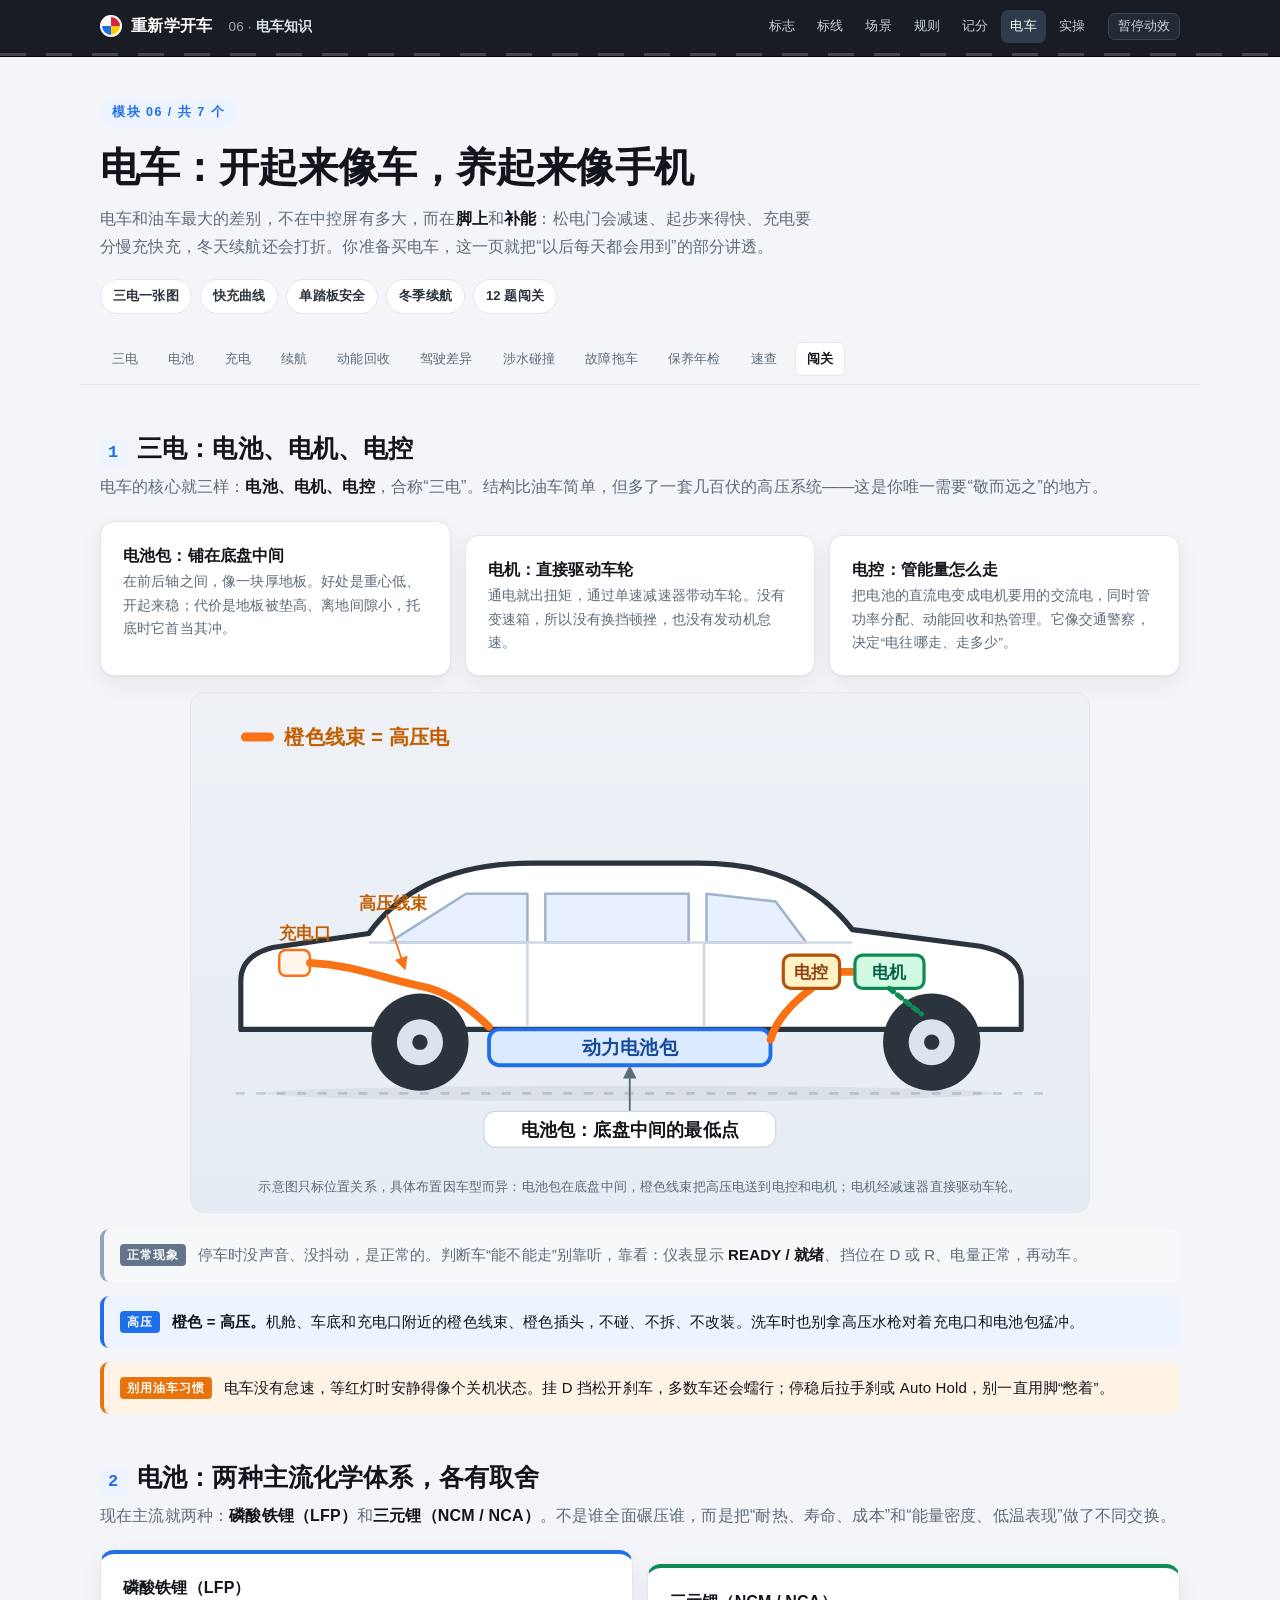
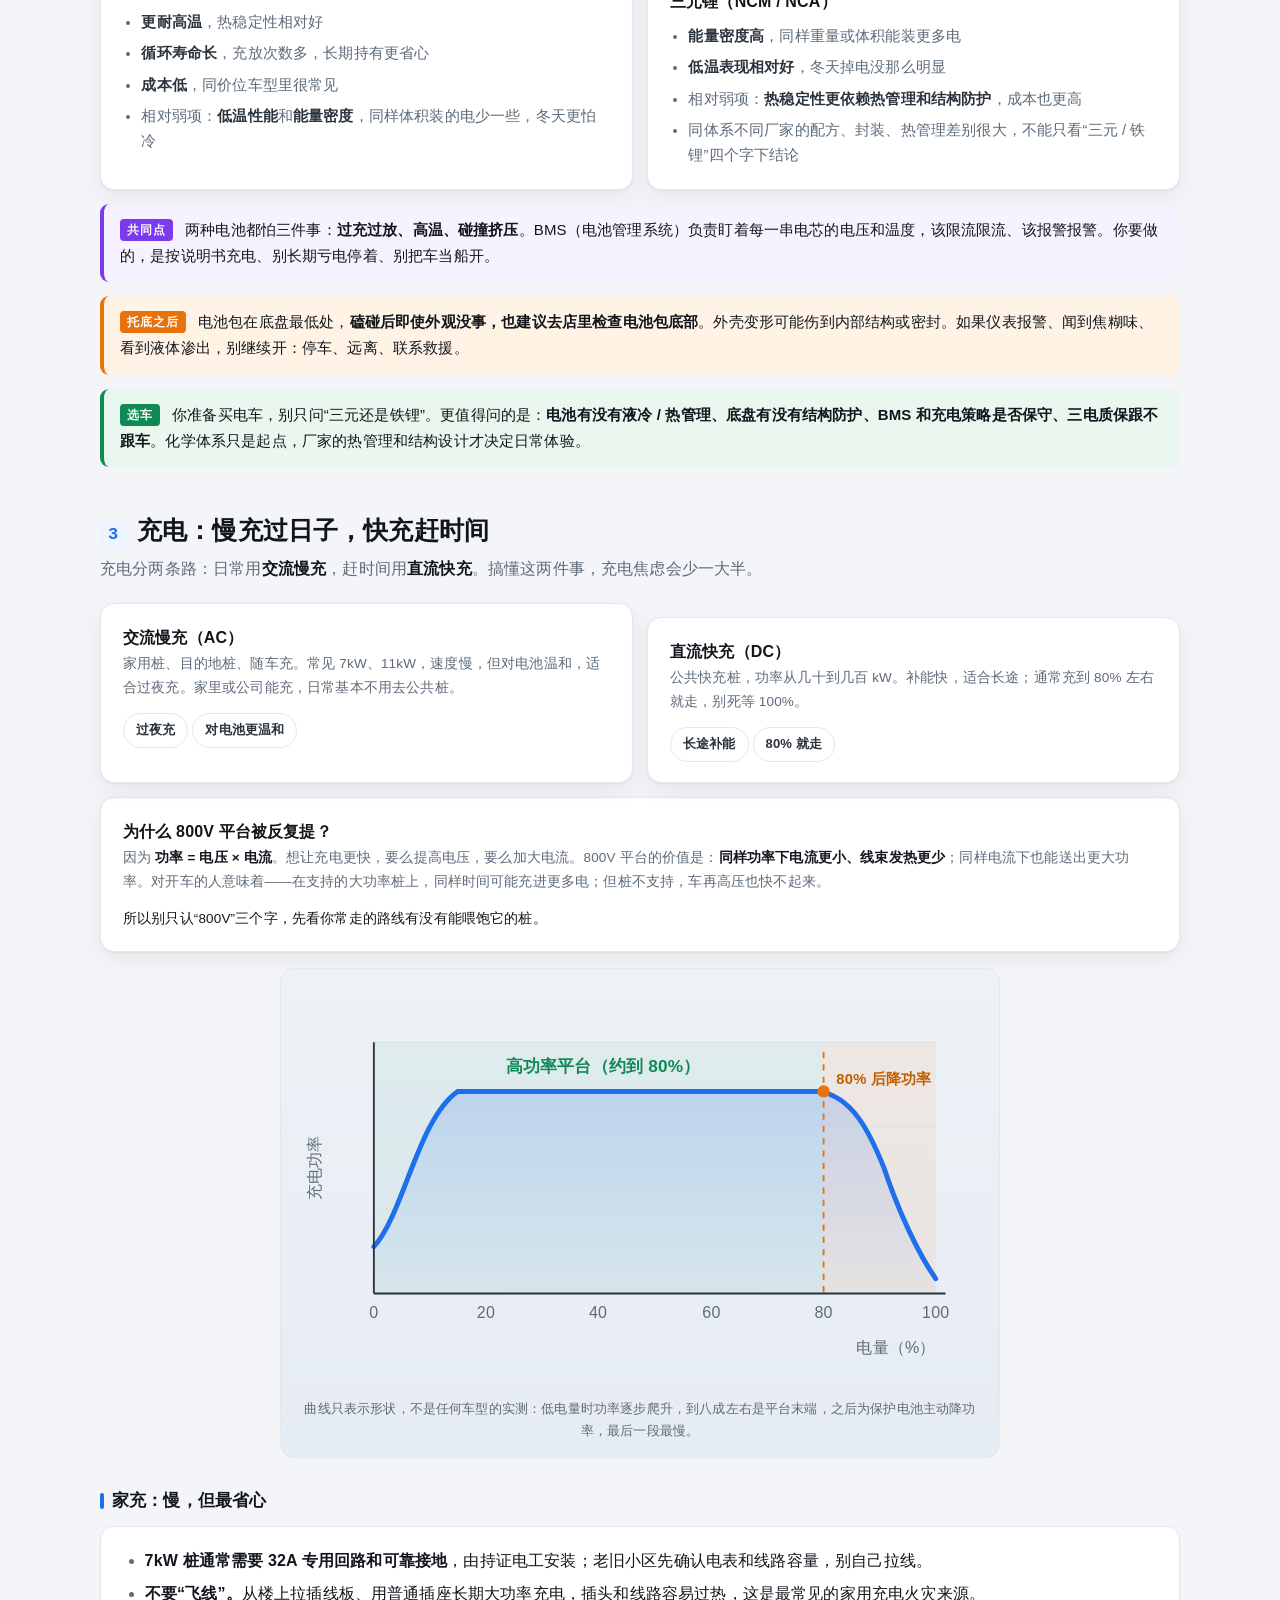
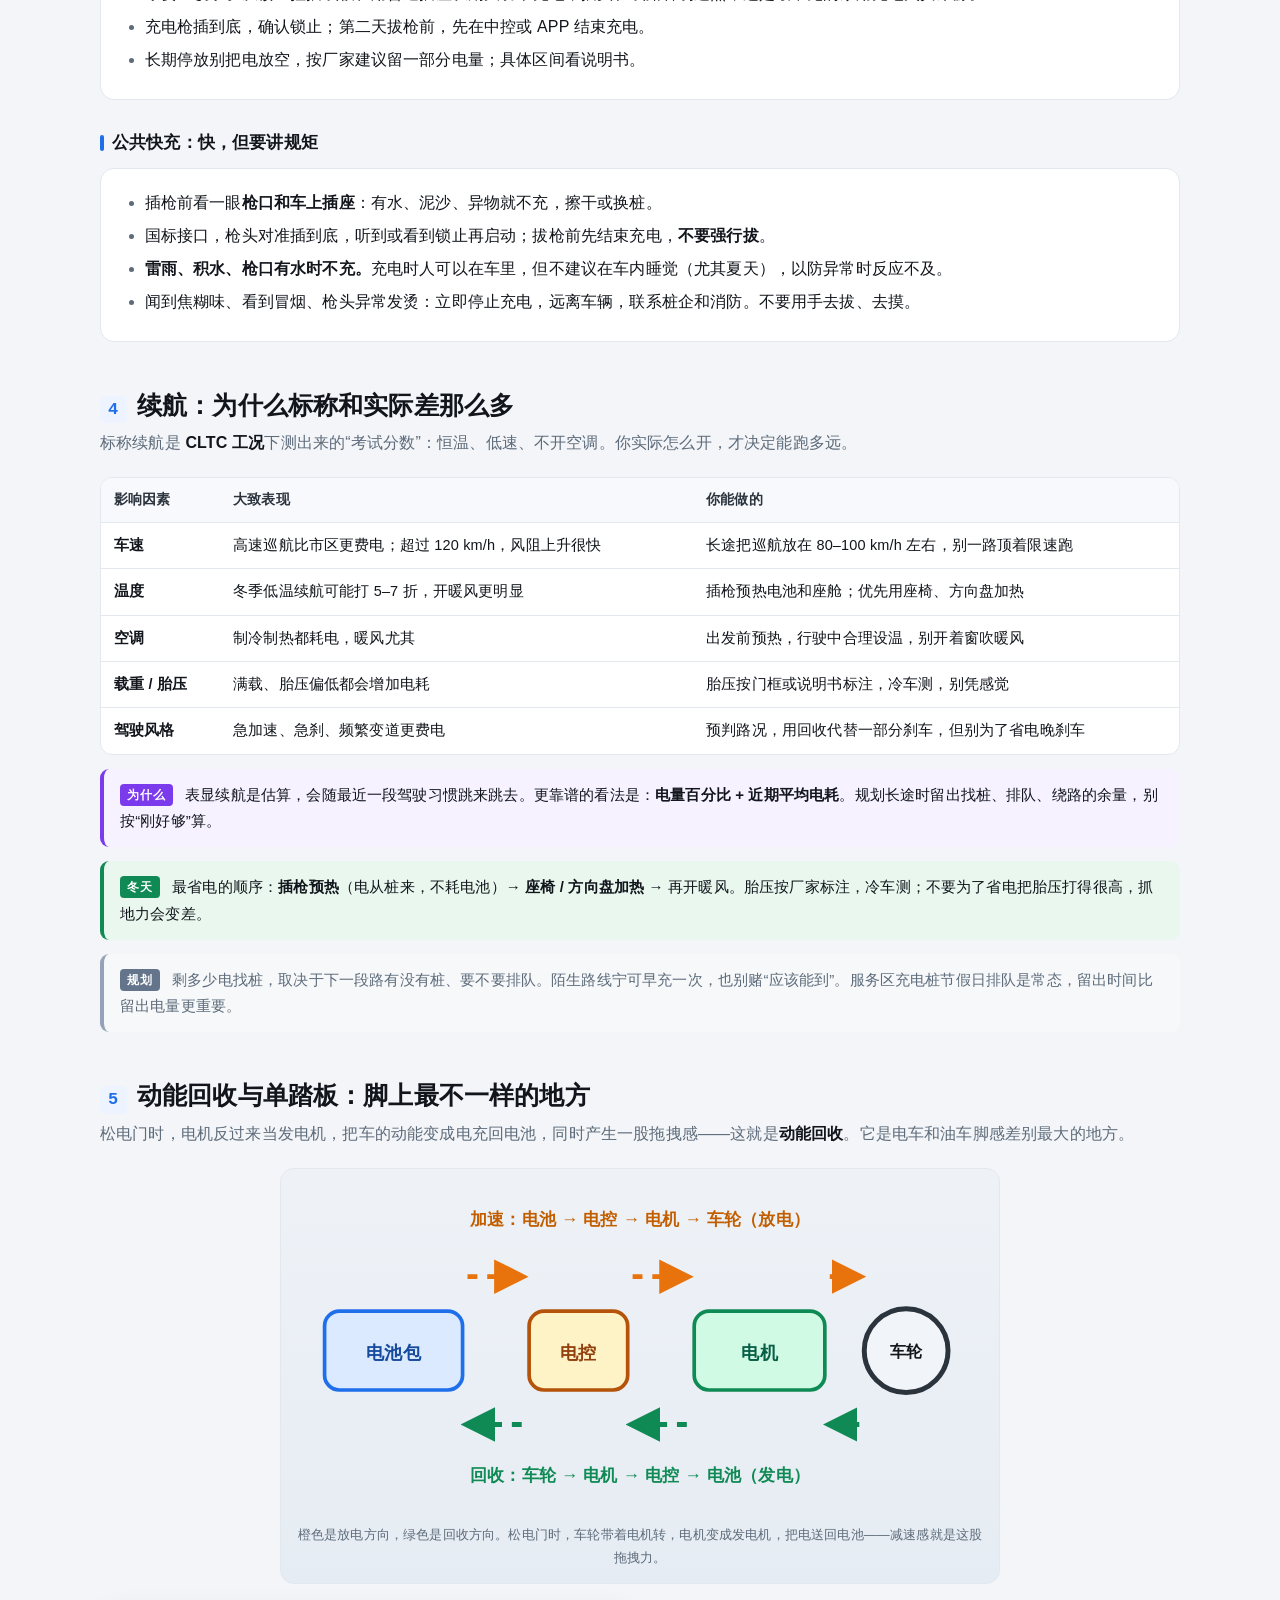
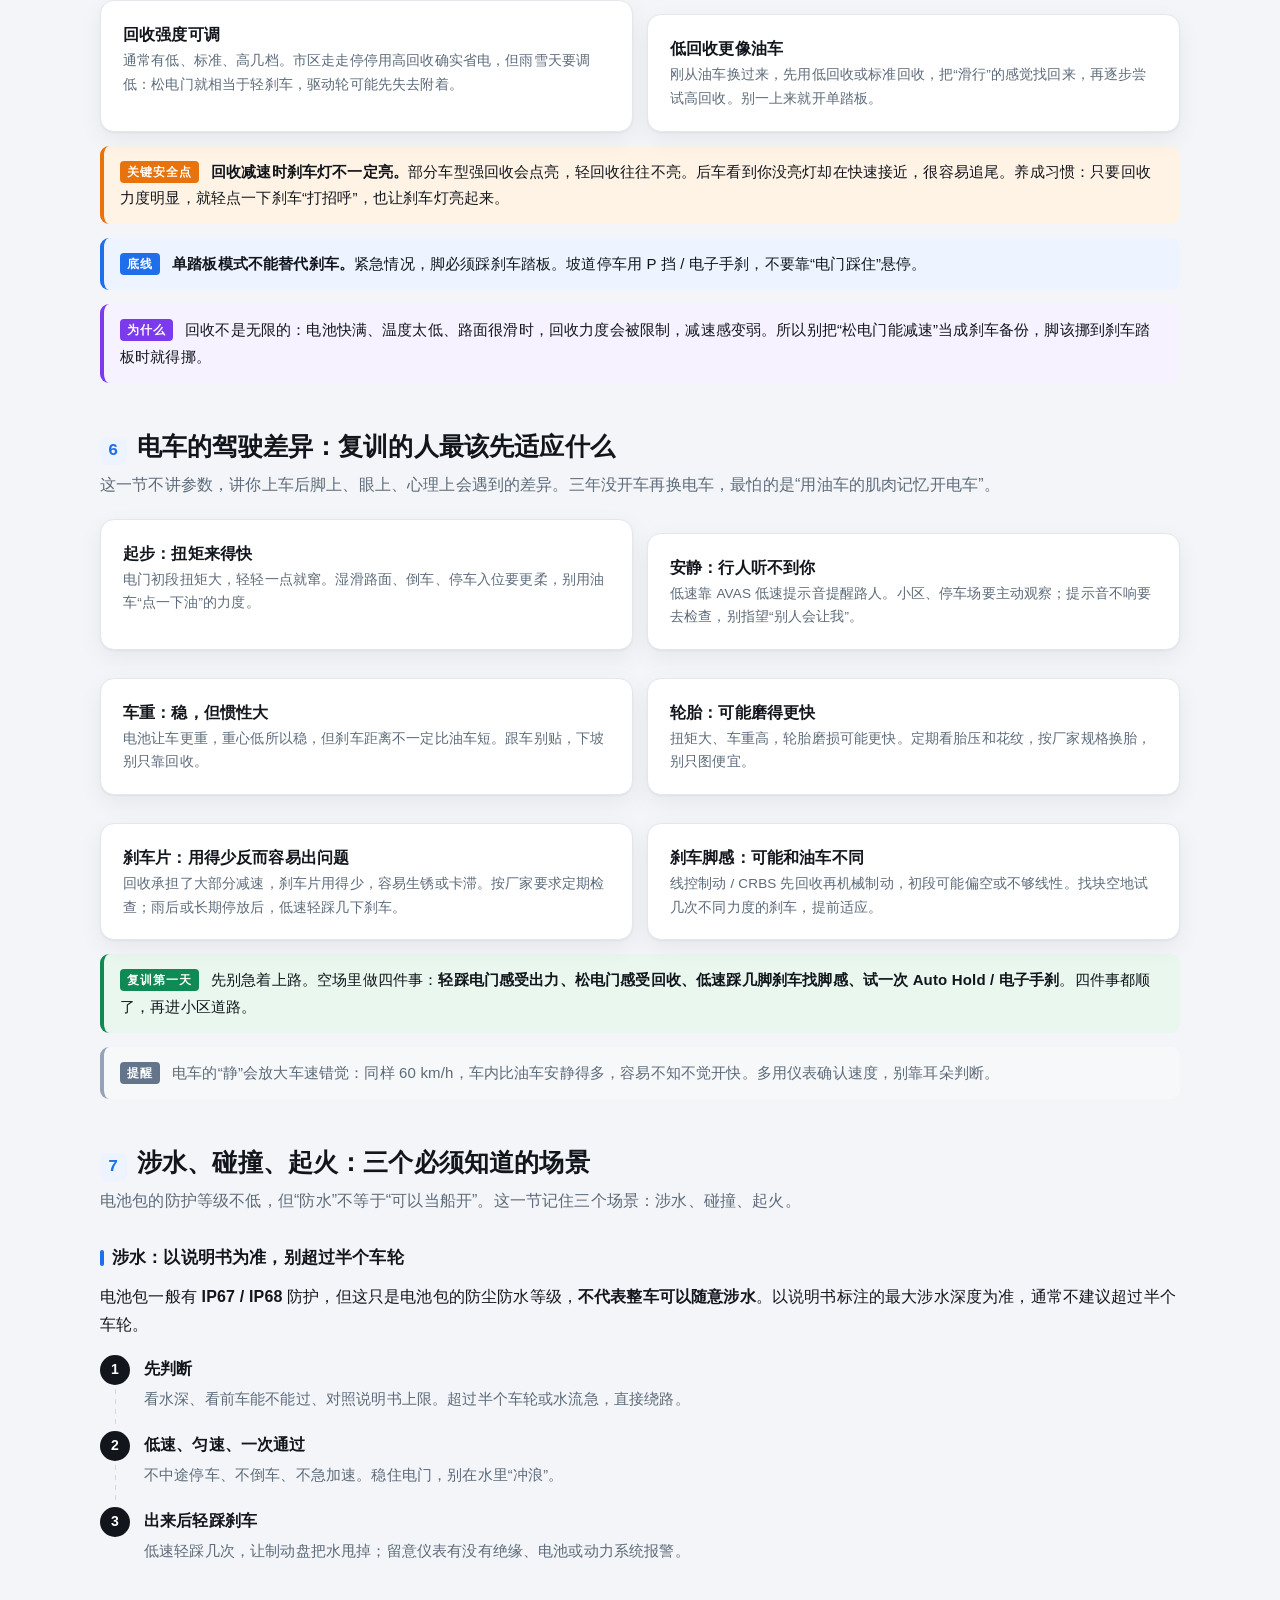
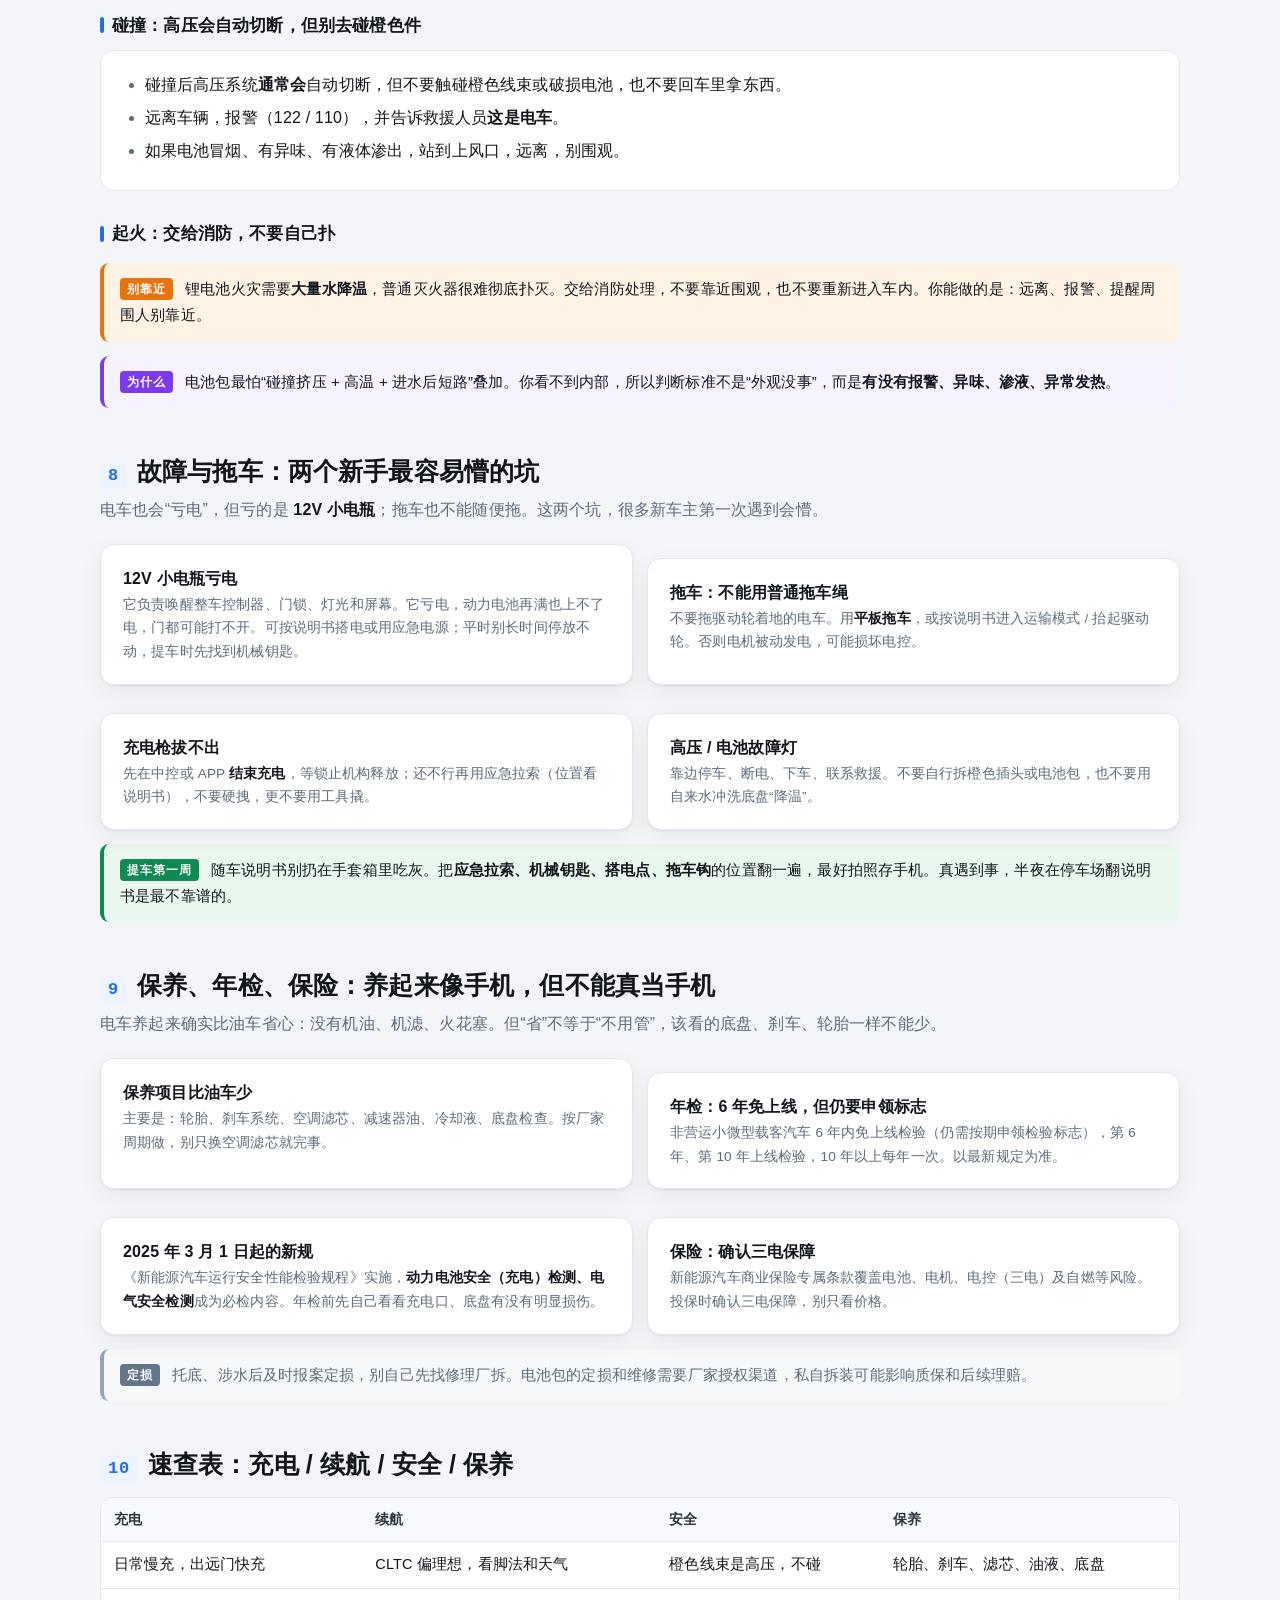
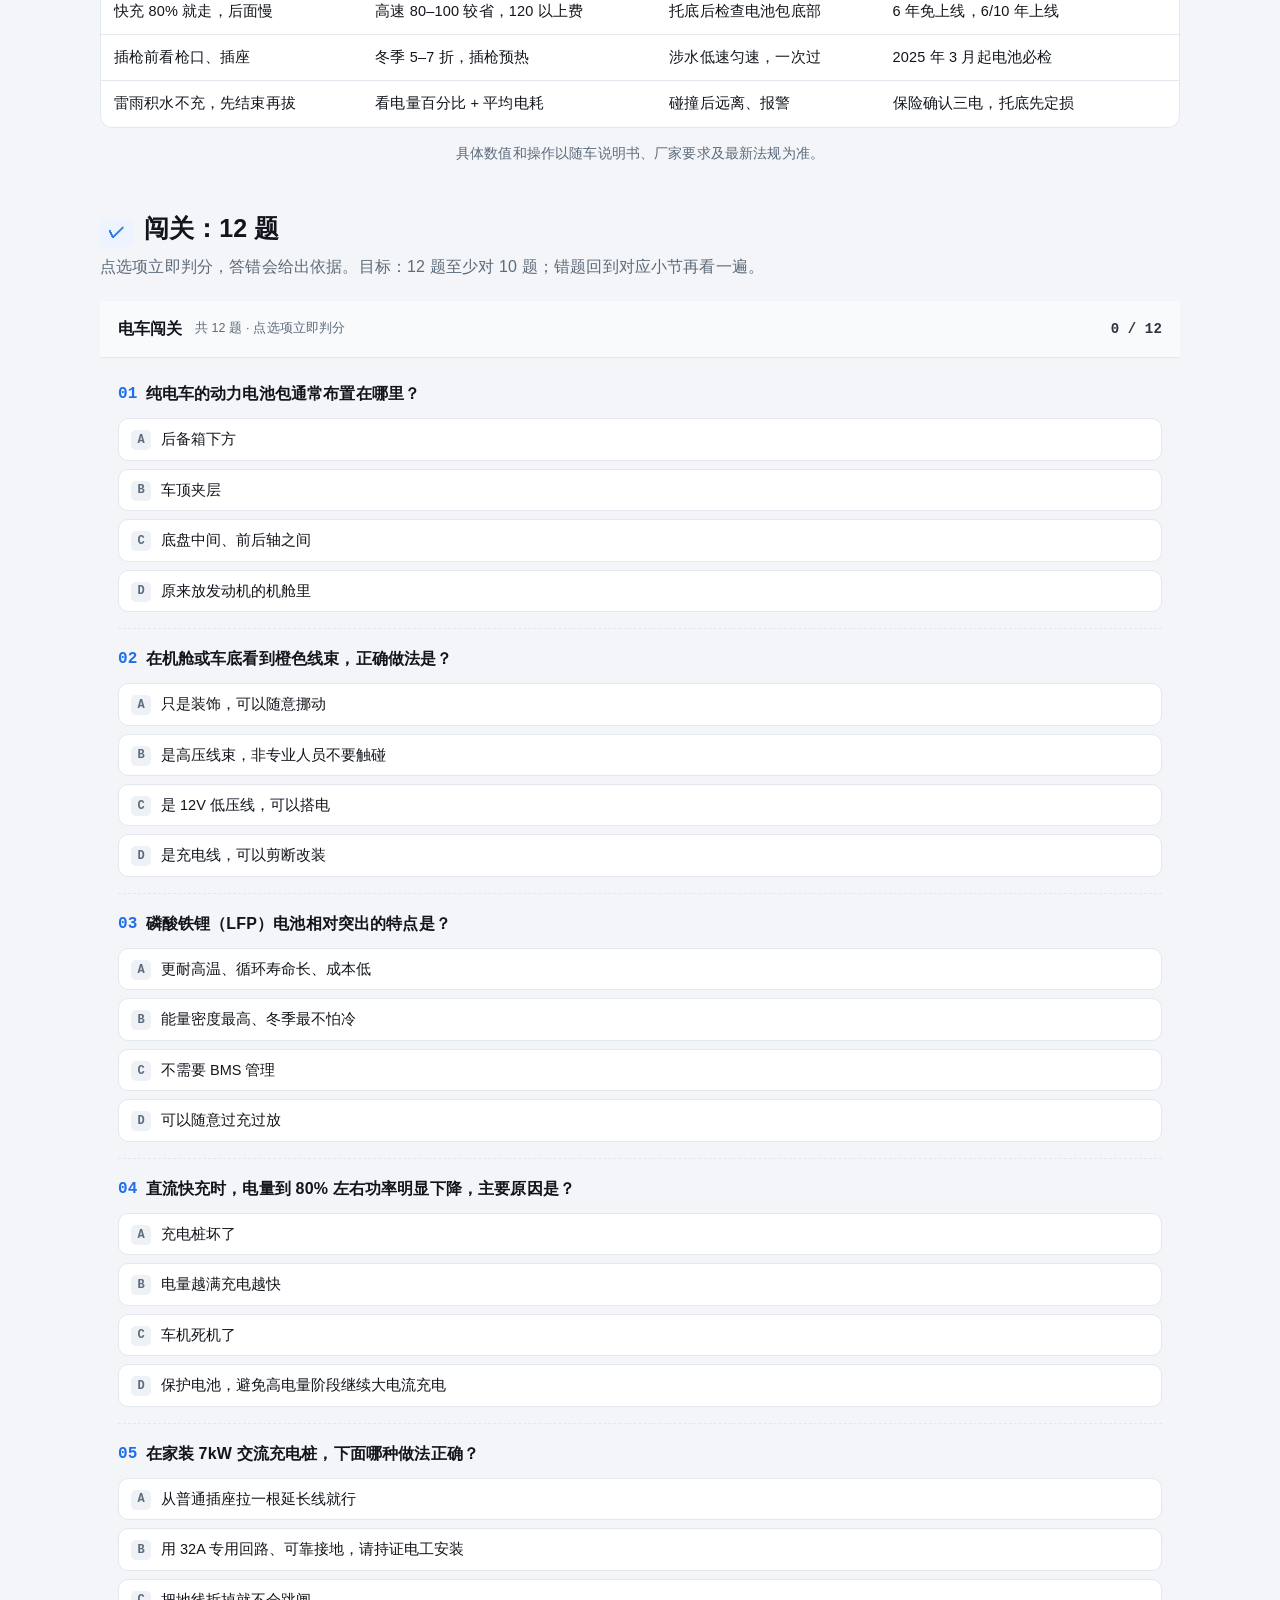
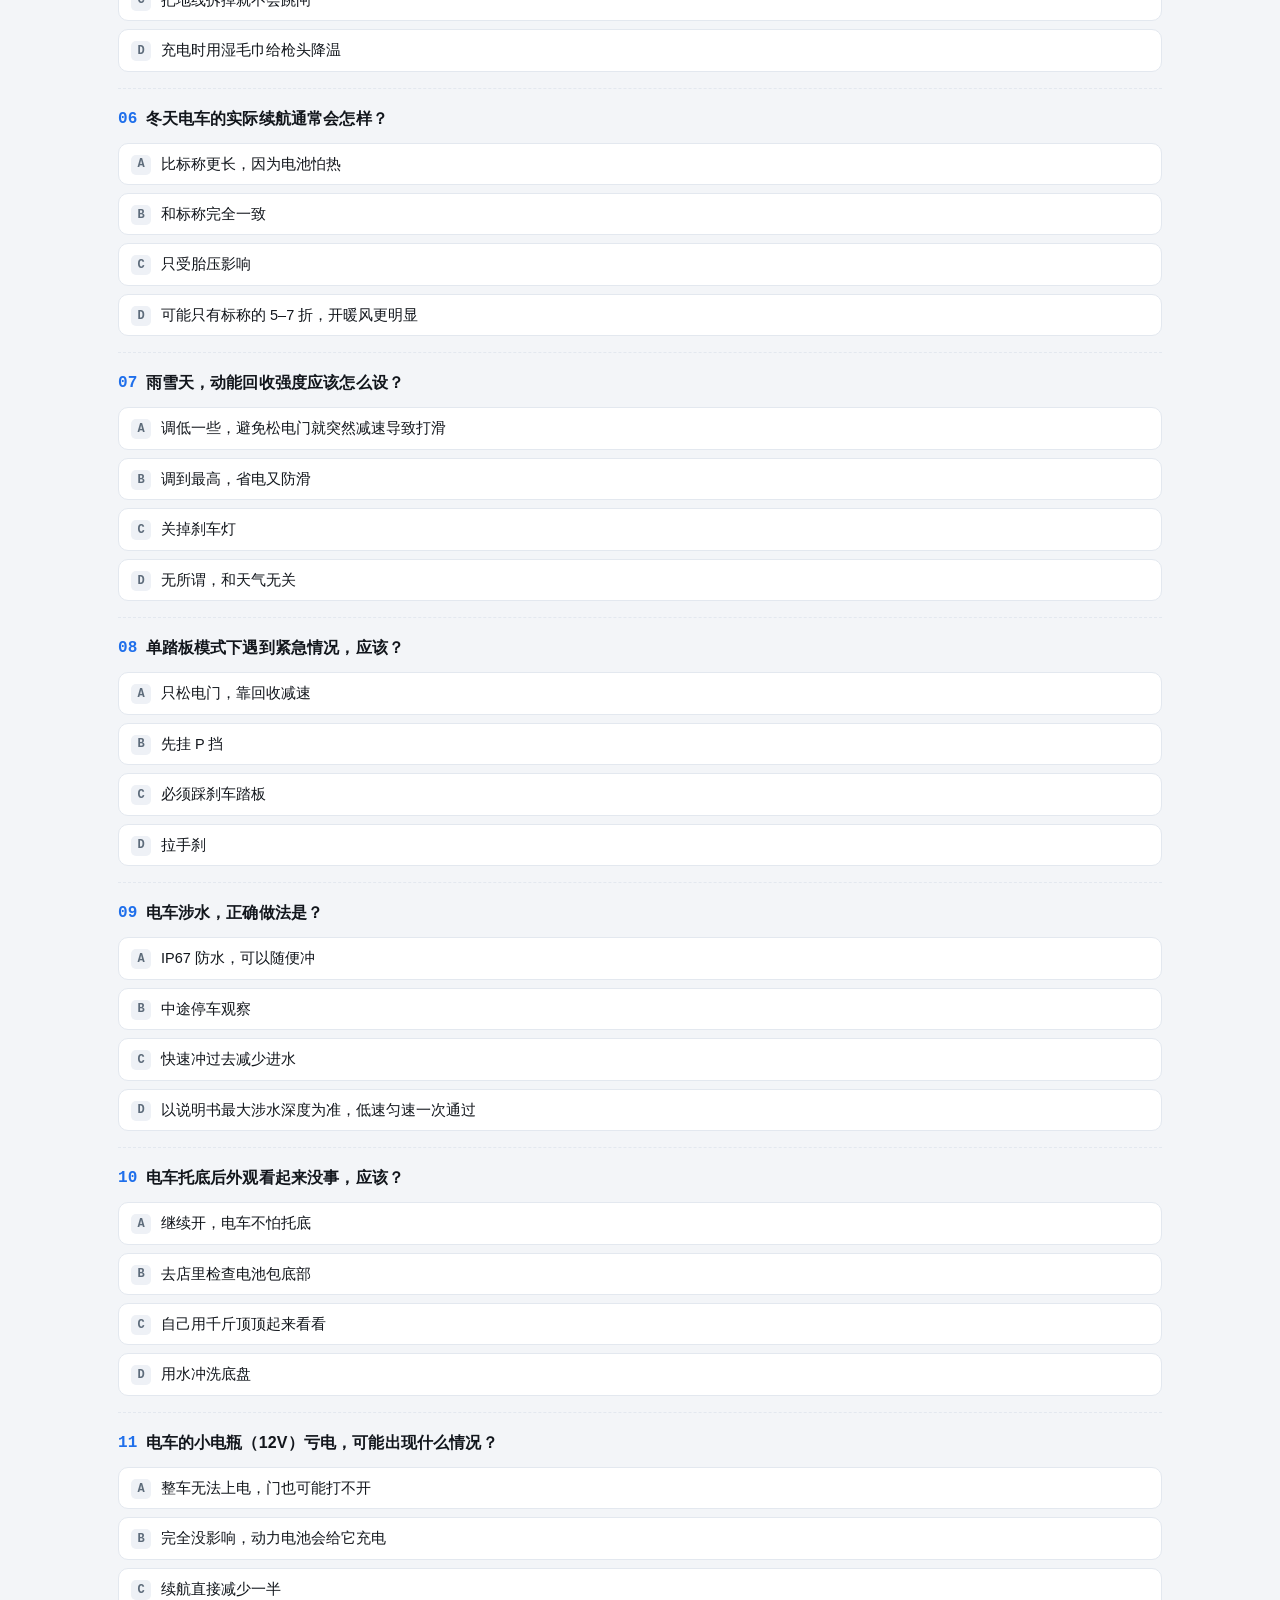
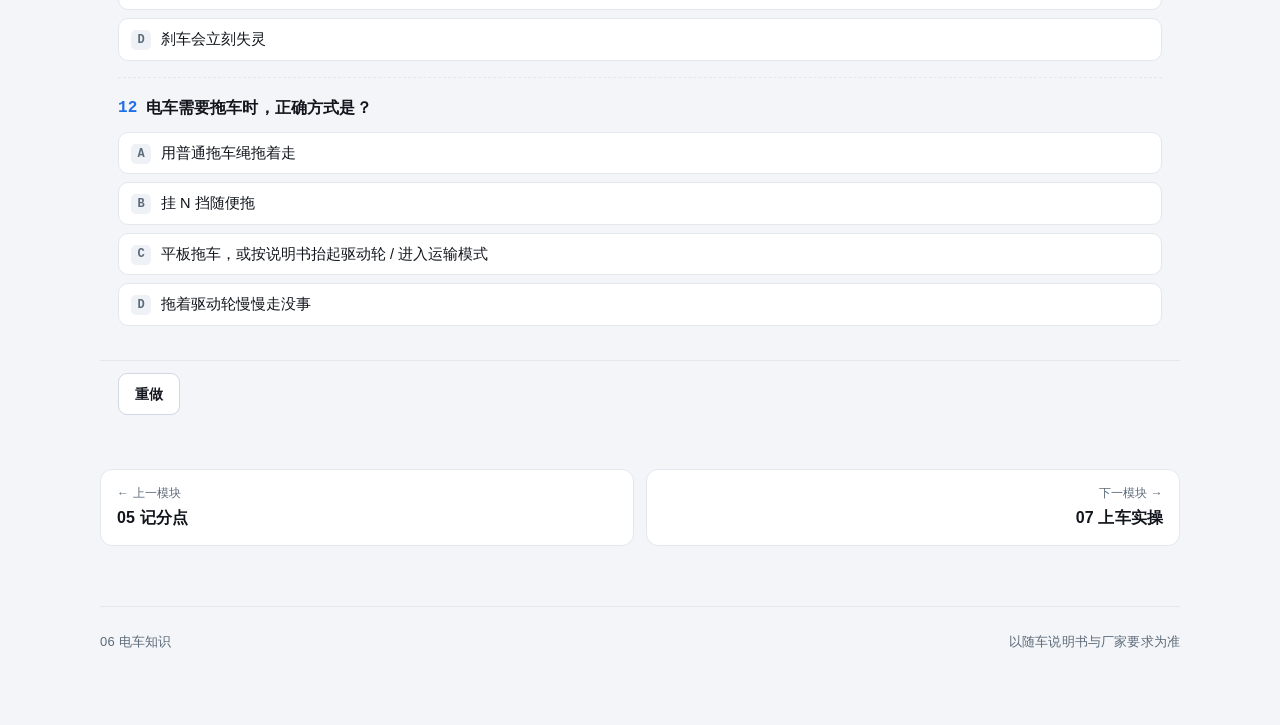
<file: 06_ev.html>
<!DOCTYPE html>
<html lang="zh-CN">
<head>
<meta charset="utf-8">
<meta name="viewport" content="width=device-width, initial-scale=1">
<title>06 电车知识 · 重新学开车</title>
<link rel="stylesheet" href="assets/css/style.css?v=20261127">
<style>
  .stage svg text {
    font-family: -apple-system, BlinkMacSystemFont, "Segoe UI", "PingFang SC", "Microsoft YaHei", sans-serif;
  }
  .ev-list { margin: 8px 0 0; padding-left: 1.15em; }
  .ev-list li { font-size: 14.5px; color: var(--muted); margin-bottom: 6px; }
  .ev-list li:last-child { margin-bottom: 0; }
  .ev-list b { color: var(--ink-2); }
  @media (max-width: 760px) {
    .toc { margin-left: -14px; margin-right: -14px; }
  }
</style>
</head>
<body data-mod="06_ev">

<header class="topbar">
  <div class="topbar-inner">
    <a class="brand" href="index.html"><span class="brand-dot"></span>重新学开车</a>
    <span class="crumb">06 · <b>电车知识</b></span>
    <span class="topbar-spacer"></span>
    <nav class="topbar-nav">
      <a href="01_signs.html">标志</a>
      <a href="02_markings.html">标线</a>
      <a href="03_scenes.html">场景</a>
      <a href="04_rules.html">规则</a>
      <a href="05_points.html">记分</a>
      <a href="06_ev.html" class="on">电车</a>
      <a href="07_practice.html">实操</a>
    </nav>
  </div>
</header>

<main class="wrap">

  <section class="hero">
    <span class="eyebrow">模块 06 / 共 7 个</span>
    <h1>电车：开起来像车，<span class="nowrap">养起来像手机</span></h1>
    <p>电车和油车最大的差别，不在中控屏有多大，而在<b class="nowrap">脚上</b>和<b class="nowrap">补能</b>：松电门会减速、起步来得快、充电要分慢充快充，冬天续航还会打折。你准备买电车，这一页就把“以后每天都会用到”的部分讲透。</p>
    <div class="hero-tags">
      <span class="chip">三电一张图</span>
      <span class="chip">快充曲线</span>
      <span class="chip">单踏板安全</span>
      <span class="chip">冬季续航</span>
      <span class="chip">12 题闯关</span>
    </div>
  </section>

  <nav class="toc">
    <a href="#s1" class="on">三电</a>
    <a href="#s2">电池</a>
    <a href="#s3">充电</a>
    <a href="#s4">续航</a>
    <a href="#s5">动能回收</a>
    <a href="#s6">驾驶差异</a>
    <a href="#s7">涉水碰撞</a>
    <a href="#s8">故障拖车</a>
    <a href="#s9">保养年检</a>
    <a href="#s10">速查</a>
    <a href="#quiz">闯关</a>
  </nav>

  <!-- ================= 1 ================= -->
  <section class="sec" id="s1">
    <h2><span class="num">1</span>三电：电池、电机、电控</h2>
    <p class="lead">电车的核心就三样：<b>电池、电机、电控</b>，合称“三电”。结构比油车简单，但多了一套几百伏的高压系统——这是你唯一需要“敬而远之”的地方。</p>

    <div class="grid g3">
      <div class="card">
        <b>电池包：铺在底盘中间</b>
        <p class="small muted mb0">在前后轴之间，像一块厚地板。好处是重心低、开起来稳；代价是地板被垫高、离地间隙小，托底时它首当其冲。</p>
      </div>
      <div class="card">
        <b>电机：直接驱动车轮</b>
        <p class="small muted mb0">通电就出扭矩，通过单速减速器带动车轮。没有变速箱，所以没有换挡顿挫，也没有发动机怠速。</p>
      </div>
      <div class="card">
        <b>电控：管能量怎么走</b>
        <p class="small muted mb0">把电池的直流电变成电机要用的交流电，同时管功率分配、动能回收和热管理。它像交通警察，决定“电往哪走、走多少”。</p>
      </div>
    </div>

    <div class="stage" style="max-width:900px;margin-left:auto;margin-right:auto">
      <svg viewBox="0 0 680 360" role="img" aria-label="电车车身剖面示意图：电池包位于底盘中间，橙色高压线束连接充电口、电池、电控和电机">
        <defs>
          <marker id="ev-a1" viewBox="0 0 10 10" refX="8" refY="5" markerWidth="7" markerHeight="7" orient="auto-start-reverse">
            <path d="M0 0L10 5L0 10Z" fill="#5d6b7a"/>
          </marker>
          <marker id="ev-a2" viewBox="0 0 10 10" refX="8" refY="5" markerWidth="7" markerHeight="7" orient="auto-start-reverse">
            <path d="M0 0L10 5L0 10Z" fill="#f97316"/>
          </marker>
        </defs>

        <rect x="28" y="20" width="26" height="7" rx="3.5" fill="#f97316"/>
        <text x="62" y="29" font-size="16" font-weight="700" fill="#c25e00">橙色线束 = 高压电</text>

        <line x1="24" y1="302" x2="656" y2="302" stroke="#c3ccd8" stroke-width="2" stroke-dasharray="7 9"/>
        <ellipse cx="332" cy="302" rx="286" ry="6" fill="#12161c" opacity=".06"/>

        <path d="M28 252 L28 214 C28 200 37 192 53 188 L128 177 C156 138 202 122 256 122 L386 122 C440 122 478 138 506 174 L606 187 C626 191 638 200 638 214 L638 252 Z" fill="#fff" stroke="#2b333d" stroke-width="4" stroke-linejoin="round"/>

        <path d="M144 184 L204 146 L252 146 L252 184 Z" fill="#e8f0ff" stroke="#9fb3cc" stroke-width="2" stroke-linejoin="round"/>
        <path d="M266 146 L378 146 L378 184 L266 184 Z" fill="#e8f0ff" stroke="#9fb3cc" stroke-width="2"/>
        <path d="M392 146 L446 152 L470 184 L392 184 Z" fill="#e8f0ff" stroke="#9fb3cc" stroke-width="2" stroke-linejoin="round"/>
        <path d="M128 184 L506 184" stroke="#cfd8e3" stroke-width="2"/>
        <path d="M252 184 L252 250 M390 184 L390 250" stroke="#cfd8e3" stroke-width="2"/>

        <circle cx="168" cy="262" r="38" fill="#2b333d"/>
        <circle cx="168" cy="262" r="18" fill="#dbe3ec"/>
        <circle cx="168" cy="262" r="6" fill="#2b333d"/>
        <circle cx="568" cy="262" r="38" fill="#2b333d"/>
        <circle cx="568" cy="262" r="18" fill="#dbe3ec"/>
        <circle cx="568" cy="262" r="6" fill="#2b333d"/>

        <rect x="222" y="252" width="220" height="28" rx="8" fill="#dbeafe" stroke="#1f6feb" stroke-width="3"/>
        <text x="332" y="271" text-anchor="middle" font-size="15" font-weight="700" fill="#164a9c">动力电池包</text>

        <rect x="58" y="190" width="24" height="20" rx="5" fill="#fff5eb" stroke="#f97316" stroke-width="2"/>
        <text x="58" y="181" font-size="13" font-weight="700" fill="#c25e00">充电口</text>

        <path d="M82 200 C118 202 138 212 168 218 C190 222 208 236 222 250" fill="none" stroke="#f97316" stroke-width="6" stroke-linecap="round"/>
        <path d="M442 260 C446 246 458 232 474 220" fill="none" stroke="#f97316" stroke-width="6" stroke-linecap="round"/>
        <path d="M496 207 L508 207" stroke="#f97316" stroke-width="6" stroke-linecap="round"/>

        <rect x="452" y="194" width="44" height="26" rx="6" fill="#fef3c7" stroke="#b45309" stroke-width="2.5"/>
        <text x="474" y="212" text-anchor="middle" font-size="13" font-weight="700" fill="#92400e">电控</text>
        <rect x="508" y="194" width="54" height="26" rx="6" fill="#d1fae5" stroke="#0f8a54" stroke-width="2.5"/>
        <text x="535" y="212" text-anchor="middle" font-size="13" font-weight="700" fill="#065f46">电机</text>
        <path d="M535 220 L560 240" stroke="#0f8a54" stroke-width="4" stroke-linecap="round" stroke-dasharray="4 4"/>

        <text x="120" y="158" font-size="13" font-weight="700" fill="#c25e00">高压线束</text>
        <path d="M142 162 L156 204" stroke="#f97316" stroke-width="1.5" marker-end="url(#ev-a2)"/>

        <path d="M332 316 L332 282" stroke="#5d6b7a" stroke-width="1.5" marker-end="url(#ev-a1)"/>
        <rect x="218" y="316" width="228" height="28" rx="9" fill="#fff" stroke="#cfd8e3"/>
        <text x="332" y="335" text-anchor="middle" font-size="14" font-weight="700" fill="#12161c">电池包：底盘中间的最低点</text>
      </svg>
      <div class="stage-cap">示意图只标位置关系，具体布置因车型而异：电池包在底盘中间，橙色线束把高压电送到电控和电机；电机经减速器直接驱动车轮。</div>
    </div>

    <div class="note">
      <span class="lbl">正常现象</span>
      停车时没声音、没抖动，是正常的。判断车“能不能走”别靠听，靠看：仪表显示 <b>READY / 就绪</b>、挡位在 D 或 R、电量正常，再动车。
    </div>

    <div class="rule">
      <span class="lbl">高压</span>
      <b>橙色 = 高压。</b>机舱、车底和充电口附近的橙色线束、橙色插头，不碰、不拆、不改装。洗车时也别拿高压水枪对着充电口和电池包猛冲。
    </div>

    <div class="trap">
      <span class="lbl">别用油车习惯</span>
      电车没有怠速，等红灯时安静得像个关机状态。挂 D 挡松开刹车，多数车还会蠕行；停稳后拉手刹或 Auto Hold，别一直用脚“憋着”。
    </div>
  </section>

  <!-- ================= 2 ================= -->
  <section class="sec" id="s2">
    <h2><span class="num">2</span>电池：两种主流化学体系，各有取舍</h2>
    <p class="lead">现在主流就两种：<b>磷酸铁锂（LFP）</b>和<b>三元锂（NCM / NCA）</b>。不是谁全面碾压谁，而是把“耐热、寿命、成本”和“能量密度、低温表现”做了不同交换。</p>

    <div class="grid g2">
      <div class="card" style="border-top:4px solid #1f6feb">
        <b>磷酸铁锂（LFP）</b>
        <ul class="ev-list">
          <li><b>更耐高温</b>，热稳定性相对好</li>
          <li><b>循环寿命长</b>，充放次数多，长期持有更省心</li>
          <li><b>成本低</b>，同价位车型里很常见</li>
          <li>相对弱项：<b>低温性能</b>和<b>能量密度</b>，同样体积装的电少一些，冬天更怕冷</li>
        </ul>
      </div>
      <div class="card" style="border-top:4px solid #0f8a54">
        <b>三元锂（NCM / NCA）</b>
        <ul class="ev-list">
          <li><b>能量密度高</b>，同样重量或体积能装更多电</li>
          <li><b>低温表现相对好</b>，冬天掉电没那么明显</li>
          <li>相对弱项：<b>热稳定性更依赖热管理和结构防护</b>，成本也更高</li>
          <li>同体系不同厂家的配方、封装、热管理差别很大，不能只看“三元 / 铁锂”四个字下结论</li>
        </ul>
      </div>
    </div>

    <div class="why">
      <span class="lbl">共同点</span>
      两种电池都怕三件事：<b>过充过放、高温、碰撞挤压</b>。BMS（电池管理系统）负责盯着每一串电芯的电压和温度，该限流限流、该报警报警。你要做的，是按说明书充电、别长期亏电停着、别把车当船开。
    </div>

    <div class="trap">
      <span class="lbl">托底之后</span>
      电池包在底盘最低处，<b>磕碰后即使外观没事，也建议去店里检查电池包底部</b>。外壳变形可能伤到内部结构或密封。如果仪表报警、闻到焦糊味、看到液体渗出，别继续开：停车、远离、联系救援。
    </div>

    <div class="tip">
      <span class="lbl">选车</span>
      你准备买电车，别只问“三元还是铁锂”。更值得问的是：<b>电池有没有液冷 / 热管理、底盘有没有结构防护、BMS 和充电策略是否保守、三电质保跟不跟车</b>。化学体系只是起点，厂家的热管理和结构设计才决定日常体验。
    </div>
  </section>

  <!-- ================= 3 ================= -->
  <section class="sec" id="s3">
    <h2><span class="num">3</span>充电：慢充过日子，快充赶时间</h2>
    <p class="lead">充电分两条路：日常用<b>交流慢充</b>，赶时间用<b>直流快充</b>。搞懂这两件事，充电焦虑会少一大半。</p>

    <div class="grid g2">
      <div class="card">
        <b>交流慢充（AC）</b>
        <p class="small muted">家用桩、目的地桩、随车充。常见 7kW、11kW，速度慢，但对电池温和，适合过夜充。家里或公司能充，日常基本不用去公共桩。</p>
        <p class="small mb0"><span class="chip">过夜充</span> <span class="chip">对电池更温和</span></p>
      </div>
      <div class="card">
        <b>直流快充（DC）</b>
        <p class="small muted">公共快充桩，功率从几十到几百 kW。补能快，适合长途；通常充到 80% 左右就走，别死等 100%。</p>
        <p class="small mb0"><span class="chip">长途补能</span> <span class="chip">80% 就走</span></p>
      </div>
    </div>

    <div class="card" style="margin-top:14px">
      <b>为什么 800V 平台被反复提？</b>
      <p class="small muted">因为 <b>功率 = 电压 × 电流</b>。想让充电更快，要么提高电压，要么加大电流。800V 平台的价值是：<b>同样功率下电流更小、线束发热更少</b>；同样电流下也能送出更大功率。对开车的人意味着——在支持的大功率桩上，同样时间可能充进更多电；但桩不支持，车再高压也快不起来。</p>
      <p class="small mb0">所以别只认“800V”三个字，先看你常走的路线有没有能喂饱它的桩。</p>
    </div>

    <div class="stage" style="max-width:720px;margin-left:auto;margin-right:auto">
      <svg viewBox="0 0 560 330" role="img" aria-label="快充功率曲线示意图：电量从低到八成时功率较高，超过八成后功率明显下降">
        <defs>
          <linearGradient id="ev-charge-fill" x1="0" y1="0" x2="0" y2="1">
            <stop offset="0" stop-color="#1f6feb" stop-opacity=".18"/>
            <stop offset="1" stop-color="#1f6feb" stop-opacity=".02"/>
          </linearGradient>
        </defs>

        <rect x="64" y="48" width="365" height="204" fill="#0f8a54" opacity=".06"/>
        <rect x="429" y="48" width="91" height="204" fill="#e8720c" opacity=".08"/>

        <g stroke="#dbe3ec" stroke-width="1">
          <line x1="64" y1="48" x2="520" y2="48"/>
          <line x1="64" y1="116" x2="520" y2="116"/>
          <line x1="64" y1="184" x2="520" y2="184"/>
          <line x1="64" y1="252" x2="520" y2="252"/>
        </g>

        <path d="M64 214 C88 188 100 110 132 88 L425 88 C452 92 466 120 478 150 C490 186 506 220 520 240 L520 252 L64 252 Z" fill="url(#ev-charge-fill)"/>
        <path d="M64 214 C88 188 100 110 132 88 L425 88 C452 92 466 120 478 150 C490 186 506 220 520 240" fill="none" stroke="#1f6feb" stroke-width="4" stroke-linecap="round"/>

        <line x1="429" y1="56" x2="429" y2="252" stroke="#e8720c" stroke-width="1.5" stroke-dasharray="5 5"/>
        <circle cx="429" cy="88" r="5" fill="#e8720c" class="pulse"/>

        <line x1="64" y1="48" x2="64" y2="252" stroke="#2b333d" stroke-width="1.5"/>
        <line x1="64" y1="252" x2="528" y2="252" stroke="#2b333d" stroke-width="1.5"/>

        <text x="20" y="150" text-anchor="middle" font-size="13" fill="#5d6b7a" transform="rotate(-90 20 150)">充电功率</text>
        <g font-size="13" fill="#5d6b7a" text-anchor="middle">
          <text x="64" y="272">0</text>
          <text x="155" y="272">20</text>
          <text x="246" y="272">40</text>
          <text x="338" y="272">60</text>
          <text x="429" y="272">80</text>
          <text x="520" y="272">100</text>
        </g>
        <text x="520" y="300" text-anchor="end" font-size="13" fill="#5d6b7a">电量（%）</text>

        <text x="250" y="72" text-anchor="middle" font-size="14" font-weight="700" fill="#0f8a54">高功率平台（约到 80%）</text>
        <text x="478" y="82" text-anchor="middle" font-size="12" font-weight="700" fill="#c25e00">80% 后降功率</text>
      </svg>
      <div class="stage-cap">曲线只表示形状，不是任何车型的实测：低电量时功率逐步爬升，到八成左右是平台末端，之后为保护电池主动降功率，最后一段最慢。</div>
    </div>

    <h3 class="sub">家充：慢，但最省心</h3>
    <div class="card flat">
      <ul class="mb0">
        <li><b>7kW 桩通常需要 32A 专用回路和可靠接地</b>，由持证电工安装；老旧小区先确认电表和线路容量，别自己拉线。</li>
        <li><b>不要“飞线”。</b>从楼上拉插线板、用普通插座长期大功率充电，插头和线路容易过热，这是最常见的家用充电火灾来源。</li>
        <li>充电枪插到底，确认锁止；第二天拔枪前，先在中控或 APP 结束充电。</li>
        <li>长期停放别把电放空，按厂家建议留一部分电量；具体区间看说明书。</li>
      </ul>
    </div>

    <h3 class="sub">公共快充：快，但要讲规矩</h3>
    <div class="card flat">
      <ul class="mb0">
        <li>插枪前看一眼<b>枪口和车上插座</b>：有水、泥沙、异物就不充，擦干或换桩。</li>
        <li>国标接口，枪头对准插到底，听到或看到锁止再启动；拔枪前先结束充电，<b>不要强行拔</b>。</li>
        <li><b>雷雨、积水、枪口有水时不充。</b>充电时人可以在车里，但不建议在车内睡觉（尤其夏天），以防异常时反应不及。</li>
        <li>闻到焦糊味、看到冒烟、枪头异常发烫：立即停止充电，远离车辆，联系桩企和消防。不要用手去拔、去摸。</li>
      </ul>
    </div>
  </section>

  <!-- ================= 4 ================= -->
  <section class="sec" id="s4">
    <h2><span class="num">4</span>续航：为什么标称和实际差那么多</h2>
    <p class="lead">标称续航是 <b>CLTC 工况</b>下测出来的“考试分数”：恒温、低速、不开空调。你实际怎么开，才决定能跑多远。</p>

    <div class="tbl-wrap compact">
      <table>
        <thead><tr><th>影响因素</th><th>大致表现</th><th>你能做的</th></tr></thead>
        <tbody>
          <tr>
            <td><b>车速</b></td>
            <td>高速巡航比市区更费电；超过 120 km/h，风阻上升很快</td>
            <td>长途把巡航放在 80–100 km/h 左右，别一路顶着限速跑</td>
          </tr>
          <tr>
            <td><b>温度</b></td>
            <td>冬季低温续航可能打 5–7 折，开暖风更明显</td>
            <td>插枪预热电池和座舱；优先用座椅、方向盘加热</td>
          </tr>
          <tr>
            <td><b>空调</b></td>
            <td>制冷制热都耗电，暖风尤其</td>
            <td>出发前预热，行驶中合理设温，别开着窗吹暖风</td>
          </tr>
          <tr>
            <td><b>载重 / 胎压</b></td>
            <td>满载、胎压偏低都会增加电耗</td>
            <td>胎压按门框或说明书标注，冷车测，别凭感觉</td>
          </tr>
          <tr>
            <td><b>驾驶风格</b></td>
            <td>急加速、急刹、频繁变道更费电</td>
            <td>预判路况，用回收代替一部分刹车，但别为了省电晚刹车</td>
          </tr>
        </tbody>
      </table>
    </div>

    <div class="why">
      <span class="lbl">为什么</span>
      表显续航是估算，会随最近一段驾驶习惯跳来跳去。更靠谱的看法是：<b>电量百分比 + 近期平均电耗</b>。规划长途时留出找桩、排队、绕路的余量，别按“刚好够”算。
    </div>

    <div class="tip">
      <span class="lbl">冬天</span>
      最省电的顺序：<b>插枪预热</b>（电从桩来，不耗电池）→ <b>座椅 / 方向盘加热</b> → 再开暖风。胎压按厂家标注，冷车测；不要为了省电把胎压打得很高，抓地力会变差。
    </div>

    <div class="note">
      <span class="lbl">规划</span>
      剩多少电找桩，取决于下一段路有没有桩、要不要排队。陌生路线宁可早充一次，也别赌“应该能到”。服务区充电桩节假日排队是常态，留出时间比留出电量更重要。
    </div>
  </section>

  <!-- ================= 5 ================= -->
  <section class="sec" id="s5">
    <h2><span class="num">5</span>动能回收与单踏板：脚上最不一样的地方</h2>
    <p class="lead">松电门时，电机反过来当发电机，把车的动能变成电充回电池，同时产生一股拖拽感——这就是<b>动能回收</b>。它是电车和油车脚感差别最大的地方。</p>

    <div class="stage" style="max-width:720px;margin-left:auto;margin-right:auto">
      <svg viewBox="0 0 560 270" role="img" aria-label="单踏板能量流向图：加速时电池经电控驱动电机和车轮，回收时车轮带动电机发电回充电池">
        <defs>
          <marker id="ev-a3" viewBox="0 0 10 10" refX="8" refY="5" markerWidth="7" markerHeight="7" orient="auto-start-reverse">
            <path d="M0 0L10 5L0 10Z" fill="#e8720c"/>
          </marker>
          <marker id="ev-a4" viewBox="0 0 10 10" refX="8" refY="5" markerWidth="7" markerHeight="7" orient="auto-start-reverse">
            <path d="M0 0L10 5L0 10Z" fill="#0f8a54"/>
          </marker>
        </defs>

        <text x="280" y="34" text-anchor="middle" font-size="14" font-weight="700" fill="#c25e00">加速：电池 → 电控 → 电机 → 车轮（放电）</text>
        <text x="280" y="242" text-anchor="middle" font-size="14" font-weight="700" fill="#0f8a54">回收：车轮 → 电机 → 电控 → 电池（发电）</text>

        <g stroke="#e8720c" stroke-width="4" fill="none" marker-end="url(#ev-a3)" class="flow">
          <path d="M140 76 L184 76"/>
          <path d="M274 76 L318 76"/>
          <path d="M434 76 L458 76"/>
        </g>
        <g stroke="#0f8a54" stroke-width="4" fill="none" marker-end="url(#ev-a4)" class="flow">
          <path d="M458 196 L434 196"/>
          <path d="M318 196 L274 196"/>
          <path d="M184 196 L140 196"/>
        </g>

        <rect x="24" y="104" width="112" height="64" rx="12" fill="#dbeafe" stroke="#1f6feb" stroke-width="3"/>
        <text x="80" y="143" text-anchor="middle" font-size="15" font-weight="700" fill="#164a9c">电池包</text>

        <rect x="190" y="104" width="80" height="64" rx="12" fill="#fef3c7" stroke="#b45309" stroke-width="3"/>
        <text x="230" y="143" text-anchor="middle" font-size="15" font-weight="700" fill="#92400e">电控</text>

        <rect x="324" y="104" width="106" height="64" rx="12" fill="#d1fae5" stroke="#0f8a54" stroke-width="3"/>
        <text x="377" y="143" text-anchor="middle" font-size="15" font-weight="700" fill="#065f46">电机</text>

        <circle cx="496" cy="136" r="34" fill="#f1f5f9" stroke="#2b333d" stroke-width="4"/>
        <text x="496" y="141" text-anchor="middle" font-size="13" font-weight="700" fill="#12161c">车轮</text>
      </svg>
      <div class="stage-cap">橙色是放电方向，绿色是回收方向。松电门时，车轮带着电机转，电机变成发电机，把电送回电池——减速感就是这股拖拽力。</div>
    </div>

    <div class="grid g2">
      <div class="card">
        <b>回收强度可调</b>
        <p class="small muted mb0">通常有低、标准、高几档。市区走走停停用高回收确实省电，但雨雪天要调低：松电门就相当于轻刹车，驱动轮可能先失去附着。</p>
      </div>
      <div class="card">
        <b>低回收更像油车</b>
        <p class="small muted mb0">刚从油车换过来，先用低回收或标准回收，把“滑行”的感觉找回来，再逐步尝试高回收。别一上来就开单踏板。</p>
      </div>
    </div>

    <div class="trap">
      <span class="lbl">关键安全点</span>
      <b>回收减速时刹车灯不一定亮。</b>部分车型强回收会点亮，轻回收往往不亮。后车看到你没亮灯却在快速接近，很容易追尾。养成习惯：只要回收力度明显，就轻点一下刹车“打招呼”，也让刹车灯亮起来。
    </div>

    <div class="rule">
      <span class="lbl">底线</span>
      <b>单踏板模式不能替代刹车。</b>紧急情况，脚必须踩刹车踏板。坡道停车用 P 挡 / 电子手刹，不要靠“电门踩住”悬停。
    </div>

    <div class="why">
      <span class="lbl">为什么</span>
      回收不是无限的：电池快满、温度太低、路面很滑时，回收力度会被限制，减速感变弱。所以别把“松电门能减速”当成刹车备份，脚该挪到刹车踏板时就得挪。
    </div>
  </section>

  <!-- ================= 6 ================= -->
  <section class="sec" id="s6">
    <h2><span class="num">6</span>电车的驾驶差异：复训的人最该先适应什么</h2>
    <p class="lead">这一节不讲参数，讲你上车后脚上、眼上、心理上会遇到的差异。三年没开车再换电车，最怕的是“用油车的肌肉记忆开电车”。</p>

    <div class="grid g2">
      <div class="card">
        <b>起步：扭矩来得快</b>
        <p class="small muted mb0">电门初段扭矩大，轻轻一点就窜。湿滑路面、倒车、停车入位要更柔，别用油车“点一下油”的力度。</p>
      </div>
      <div class="card">
        <b>安静：行人听不到你</b>
        <p class="small muted mb0">低速靠 AVAS 低速提示音提醒路人。小区、停车场要主动观察；提示音不响要去检查，别指望“别人会让我”。</p>
      </div>
      <div class="card">
        <b>车重：稳，但惯性大</b>
        <p class="small muted mb0">电池让车更重，重心低所以稳，但刹车距离不一定比油车短。跟车别贴，下坡别只靠回收。</p>
      </div>
      <div class="card">
        <b>轮胎：可能磨得更快</b>
        <p class="small muted mb0">扭矩大、车重高，轮胎磨损可能更快。定期看胎压和花纹，按厂家规格换胎，别只图便宜。</p>
      </div>
      <div class="card">
        <b>刹车片：用得少反而容易出问题</b>
        <p class="small muted mb0">回收承担了大部分减速，刹车片用得少，容易生锈或卡滞。按厂家要求定期检查；雨后或长期停放后，低速轻踩几下刹车。</p>
      </div>
      <div class="card">
        <b>刹车脚感：可能和油车不同</b>
        <p class="small muted mb0">线控制动 / CRBS 先回收再机械制动，初段可能偏空或不够线性。找块空地试几次不同力度的刹车，提前适应。</p>
      </div>
    </div>

    <div class="tip">
      <span class="lbl">复训第一天</span>
      先别急着上路。空场里做四件事：<b>轻踩电门感受出力、松电门感受回收、低速踩几脚刹车找脚感、试一次 Auto Hold / 电子手刹</b>。四件事都顺了，再进小区道路。
    </div>

    <div class="note">
      <span class="lbl">提醒</span>
      电车的“静”会放大车速错觉：同样 60 km/h，车内比油车安静得多，容易不知不觉开快。多用仪表确认速度，别靠耳朵判断。
    </div>
  </section>

  <!-- ================= 7 ================= -->
  <section class="sec" id="s7">
    <h2><span class="num">7</span>涉水、碰撞、起火：三个必须知道的场景</h2>
    <p class="lead">电池包的防护等级不低，但“防水”不等于“可以当船开”。这一节记住三个场景：涉水、碰撞、起火。</p>

    <h3 class="sub">涉水：以说明书为准，别超过半个车轮</h3>
    <p>电池包一般有 <b>IP67 / IP68</b> 防护，但这只是电池包的防尘防水等级，<b>不代表整车可以随意涉水</b>。以说明书标注的最大涉水深度为准，通常不建议超过半个车轮。</p>
    <ol class="steps">
      <li><b>先判断</b><span>看水深、看前车能不能过、对照说明书上限。超过半个车轮或水流急，直接绕路。</span></li>
      <li><b>低速、匀速、一次通过</b><span>不中途停车、不倒车、不急加速。稳住电门，别在水里“冲浪”。</span></li>
      <li><b>出来后轻踩刹车</b><span>低速轻踩几次，让制动盘把水甩掉；留意仪表有没有绝缘、电池或动力系统报警。</span></li>
    </ol>

    <h3 class="sub">碰撞：高压会自动切断，但别去碰橙色件</h3>
    <div class="card flat">
      <ul class="mb0">
        <li>碰撞后高压系统<b>通常会</b>自动切断，但不要触碰橙色线束或破损电池，也不要回车里拿东西。</li>
        <li>远离车辆，报警（122 / 110），并告诉救援人员<b>这是电车</b>。</li>
        <li>如果电池冒烟、有异味、有液体渗出，站到上风口，远离，别围观。</li>
      </ul>
    </div>

    <h3 class="sub">起火：交给消防，不要自己扑</h3>
    <div class="trap">
      <span class="lbl">别靠近</span>
      锂电池火灾需要<b>大量水降温</b>，普通灭火器很难彻底扑灭。交给消防处理，不要靠近围观，也不要重新进入车内。你能做的是：远离、报警、提醒周围人别靠近。
    </div>

    <div class="why">
      <span class="lbl">为什么</span>
      电池包最怕“碰撞挤压 + 高温 + 进水后短路”叠加。你看不到内部，所以判断标准不是“外观没事”，而是<b>有没有报警、异味、渗液、异常发热</b>。
    </div>
  </section>

  <!-- ================= 8 ================= -->
  <section class="sec" id="s8">
    <h2><span class="num">8</span>故障与拖车：两个新手最容易懵的坑</h2>
    <p class="lead">电车也会“亏电”，但亏的是 <b>12V 小电瓶</b>；拖车也不能随便拖。这两个坑，很多新车主第一次遇到会懵。</p>

    <div class="grid g2">
      <div class="card">
        <b>12V 小电瓶亏电</b>
        <p class="small muted mb0">它负责唤醒整车控制器、门锁、灯光和屏幕。它亏电，动力电池再满也上不了电，门都可能打不开。可按说明书搭电或用应急电源；平时别长时间停放不动，提车时先找到机械钥匙。</p>
      </div>
      <div class="card">
        <b>拖车：不能用普通拖车绳</b>
        <p class="small muted mb0">不要拖驱动轮着地的电车。用<b>平板拖车</b>，或按说明书进入运输模式 / 抬起驱动轮。否则电机被动发电，可能损坏电控。</p>
      </div>
      <div class="card">
        <b>充电枪拔不出</b>
        <p class="small muted mb0">先在中控或 APP <b>结束充电</b>，等锁止机构释放；还不行再用应急拉索（位置看说明书），不要硬拽，更不要用工具撬。</p>
      </div>
      <div class="card">
        <b>高压 / 电池故障灯</b>
        <p class="small muted mb0">靠边停车、断电、下车、联系救援。不要自行拆橙色插头或电池包，也不要用自来水冲洗底盘“降温”。</p>
      </div>
    </div>

    <div class="tip">
      <span class="lbl">提车第一周</span>
      随车说明书别扔在手套箱里吃灰。把<b>应急拉索、机械钥匙、搭电点、拖车钩</b>的位置翻一遍，最好拍照存手机。真遇到事，半夜在停车场翻说明书是最不靠谱的。
    </div>
  </section>

  <!-- ================= 9 ================= -->
  <section class="sec" id="s9">
    <h2><span class="num">9</span>保养、年检、保险：养起来像手机，但不能真当手机</h2>
    <p class="lead">电车养起来确实比油车省心：没有机油、机滤、火花塞。但“省”不等于“不用管”，该看的底盘、刹车、轮胎一样不能少。</p>

    <div class="grid g2">
      <div class="card">
        <b>保养项目比油车少</b>
        <p class="small muted mb0">主要是：轮胎、刹车系统、空调滤芯、减速器油、冷却液、底盘检查。按厂家周期做，别只换空调滤芯就完事。</p>
      </div>
      <div class="card">
        <b>年检：6 年免上线，但仍要申领标志</b>
        <p class="small muted mb0">非营运小微型载客汽车 6 年内免上线检验（仍需按期申领检验标志），第 6 年、第 10 年上线检验，10 年以上每年一次。以最新规定为准。</p>
      </div>
      <div class="card">
        <b>2025 年 3 月 1 日起的新规</b>
        <p class="small muted mb0">《新能源汽车运行安全性能检验规程》实施，<b>动力电池安全（充电）检测、电气安全检测</b>成为必检内容。年检前先自己看看充电口、底盘有没有明显损伤。</p>
      </div>
      <div class="card">
        <b>保险：确认三电保障</b>
        <p class="small muted mb0">新能源汽车商业保险专属条款覆盖电池、电机、电控（三电）及自燃等风险。投保时确认三电保障，别只看价格。</p>
      </div>
    </div>

    <div class="note">
      <span class="lbl">定损</span>
      托底、涉水后及时报案定损，别自己先找修理厂拆。电池包的定损和维修需要厂家授权渠道，私自拆装可能影响质保和后续理赔。
    </div>
  </section>

  <!-- ================= 10 ================= -->
  <section class="sec" id="s10">
    <h2><span class="num">10</span>速查表：充电 / 续航 / 安全 / 保养</h2>
    <div class="tbl-wrap compact">
      <table>
        <thead>
          <tr><th>充电</th><th>续航</th><th>安全</th><th>保养</th></tr>
        </thead>
        <tbody>
          <tr>
            <td>日常慢充，出远门快充</td>
            <td>CLTC 偏理想，看脚法和天气</td>
            <td>橙色线束是高压，不碰</td>
            <td>轮胎、刹车、滤芯、油液、底盘</td>
          </tr>
          <tr>
            <td>快充 80% 就走，后面慢</td>
            <td>高速 80–100 较省，120 以上费</td>
            <td>托底后检查电池包底部</td>
            <td>6 年免上线，6/10 年上线</td>
          </tr>
          <tr>
            <td>插枪前看枪口、插座</td>
            <td>冬季 5–7 折，插枪预热</td>
            <td>涉水低速匀速，一次过</td>
            <td>2025 年 3 月起电池必检</td>
          </tr>
          <tr>
            <td>雷雨积水不充，先结束再拔</td>
            <td>看电量百分比 + 平均电耗</td>
            <td>碰撞后远离、报警</td>
            <td>保险确认三电，托底先定损</td>
          </tr>
        </tbody>
      </table>
    </div>
    <p class="small muted center mb0">具体数值和操作以随车说明书、厂家要求及最新法规为准。</p>
  </section>

  <!-- ================= QUIZ ================= -->
  <section class="sec" id="quiz">
    <h2><span class="num">✓</span>闯关：12 题</h2>
    <p class="lead">点选项立即判分，答错会给出依据。目标：12 题至少对 10 题；错题回到对应小节再看一遍。</p>
    <div id="quiz1"></div>
  </section>

  <div class="pager">
    <a href="05_points.html">
      <div class="pdir">← 上一模块</div>
      <div class="pt">05 记分点</div>
    </a>
    <a href="07_practice.html" class="next">
      <div class="pdir">下一模块 →</div>
      <div class="pt">07 上车实操</div>
    </a>
  </div>

  <footer class="foot">
    <div class="fr">
      <span>06 电车知识</span>
      <span>以随车说明书与厂家要求为准</span>
    </div>
  </footer>
</main>

<script src="assets/js/signs.js"></script>
<script src="assets/js/app.js?v=20261127"></script>
<script>
Driving.quiz("#quiz1", {
  id: "06_ev-01",
  title: "电车闯关",
  qs: [
    {
      q: "纯电车的动力电池包通常布置在哪里？",
      o: ["后备箱下方", "车顶夹层", "底盘中间、前后轴之间", "原来放发动机的机舱里"],
      a: 2,
      why: "电池包铺在底盘中间，重心低、开起来稳；但占用地板厚度、离地间隙小，托底时最先受伤。见第 1 节。"
    },
    {
      q: "在机舱或车底看到橙色线束，正确做法是？",
      o: ["只是装饰，可以随意挪动", "是高压线束，非专业人员不要触碰", "是 12V 低压线，可以搭电", "是充电线，可以剪断改装"],
      a: 1,
      why: "橙色是高压系统的标识，电压通常几百伏。不要触碰、拆卸或改装，维修交给专业人员。见第 1 节。"
    },
    {
      q: "磷酸铁锂（LFP）电池相对突出的特点是？",
      o: ["更耐高温、循环寿命长、成本低", "能量密度最高、冬季最不怕冷", "不需要 BMS 管理", "可以随意过充过放"],
      a: 0,
      why: "LFP 更耐高温、循环寿命长、成本低；相对弱项是低温性能和能量密度。三元锂能量密度高、低温表现相对好，但更依赖热管理。见第 2 节。"
    },
    {
      q: "直流快充时，电量到 80% 左右功率明显下降，主要原因是？",
      o: ["充电桩坏了", "电量越满充电越快", "车机死机了", "保护电池，避免高电量阶段继续大电流充电"],
      a: 3,
      why: "高电量阶段继续大功率充电会加速老化、增加发热风险，BMS 会主动降功率。赶时间充到 80% 左右就可以走。见第 3 节。"
    },
    {
      q: "在家装 7kW 交流充电桩，下面哪种做法正确？",
      o: ["从普通插座拉一根延长线就行", "用 32A 专用回路、可靠接地，请持证电工安装", "把地线拆掉就不会跳闸", "充电时用湿毛巾给枪头降温"],
      a: 1,
      why: "7kW 桩通常需要 32A 专用回路和可靠接地，由持证电工安装。飞线、普通插座长期大功率充电容易过热起火。见第 3 节。"
    },
    {
      q: "冬天电车的实际续航通常会怎样？",
      o: ["比标称更长，因为电池怕热", "和标称完全一致", "只受胎压影响", "可能只有标称的 5–7 折，开暖风更明显"],
      a: 3,
      why: "低温让电池活性下降、暖风耗电，实际续航可能打 5–7 折。出发前插枪预热电池和座舱更省电。见第 4 节。"
    },
    {
      q: "雨雪天，动能回收强度应该怎么设？",
      o: ["调低一些，避免松电门就突然减速导致打滑", "调到最高，省电又防滑", "关掉刹车灯", "无所谓，和天气无关"],
      a: 0,
      why: "高回收相当于松电门就轻刹车，湿滑路面驱动轮容易失去附着。雨雪天降低回收强度、拉大跟车距离。见第 5 节。"
    },
    {
      q: "单踏板模式下遇到紧急情况，应该？",
      o: ["只松电门，靠回收减速", "先挂 P 挡", "必须踩刹车踏板", "拉手刹"],
      a: 2,
      why: "回收减速受电量、温度限制，减速度有限，也不能给后车明确的刹车灯信号。紧急情况必须踩刹车踏板。见第 5 节。"
    },
    {
      q: "电车涉水，正确做法是？",
      o: ["IP67 防水，可以随便冲", "中途停车观察", "快速冲过去减少进水", "以说明书最大涉水深度为准，低速匀速一次通过"],
      a: 3,
      why: "IP67 / IP68 是电池包的防护等级，不代表整车可以随意涉水。以说明书为准，通常不建议超过半个车轮；低速匀速一次通过，不中途停车、倒车或急加速。见第 7 节。"
    },
    {
      q: "电车托底后外观看起来没事，应该？",
      o: ["继续开，电车不怕托底", "去店里检查电池包底部", "自己用千斤顶顶起来看看", "用水冲洗底盘"],
      a: 1,
      why: "电池包在底盘最低处，磕碰可能伤到内部结构或密封。即使外观没事也建议检查；出现报警、异味、渗液要停车远离并联系救援。见第 2 节。"
    },
    {
      q: "电车的小电瓶（12V）亏电，可能出现什么情况？",
      o: ["整车无法上电，门也可能打不开", "完全没影响，动力电池会给它充电", "续航直接减少一半", "刹车会立刻失灵"],
      a: 0,
      why: "12V 电瓶负责唤醒整车控制器、门锁、灯光等。亏电会导致无法上电、门打不开，可按说明书搭电或用应急电源。见第 8 节。"
    },
    {
      q: "电车需要拖车时，正确方式是？",
      o: ["用普通拖车绳拖着走", "挂 N 挡随便拖", "平板拖车，或按说明书抬起驱动轮 / 进入运输模式", "拖着驱动轮慢慢走没事"],
      a: 2,
      why: "驱动轮着地被动转动会让电机发电，可能损坏电控。应使用平板拖车，或按说明书进入运输模式、抬起驱动轮。见第 8 节。"
    }
  ]
});
</script>
</body>
</html>
</file>
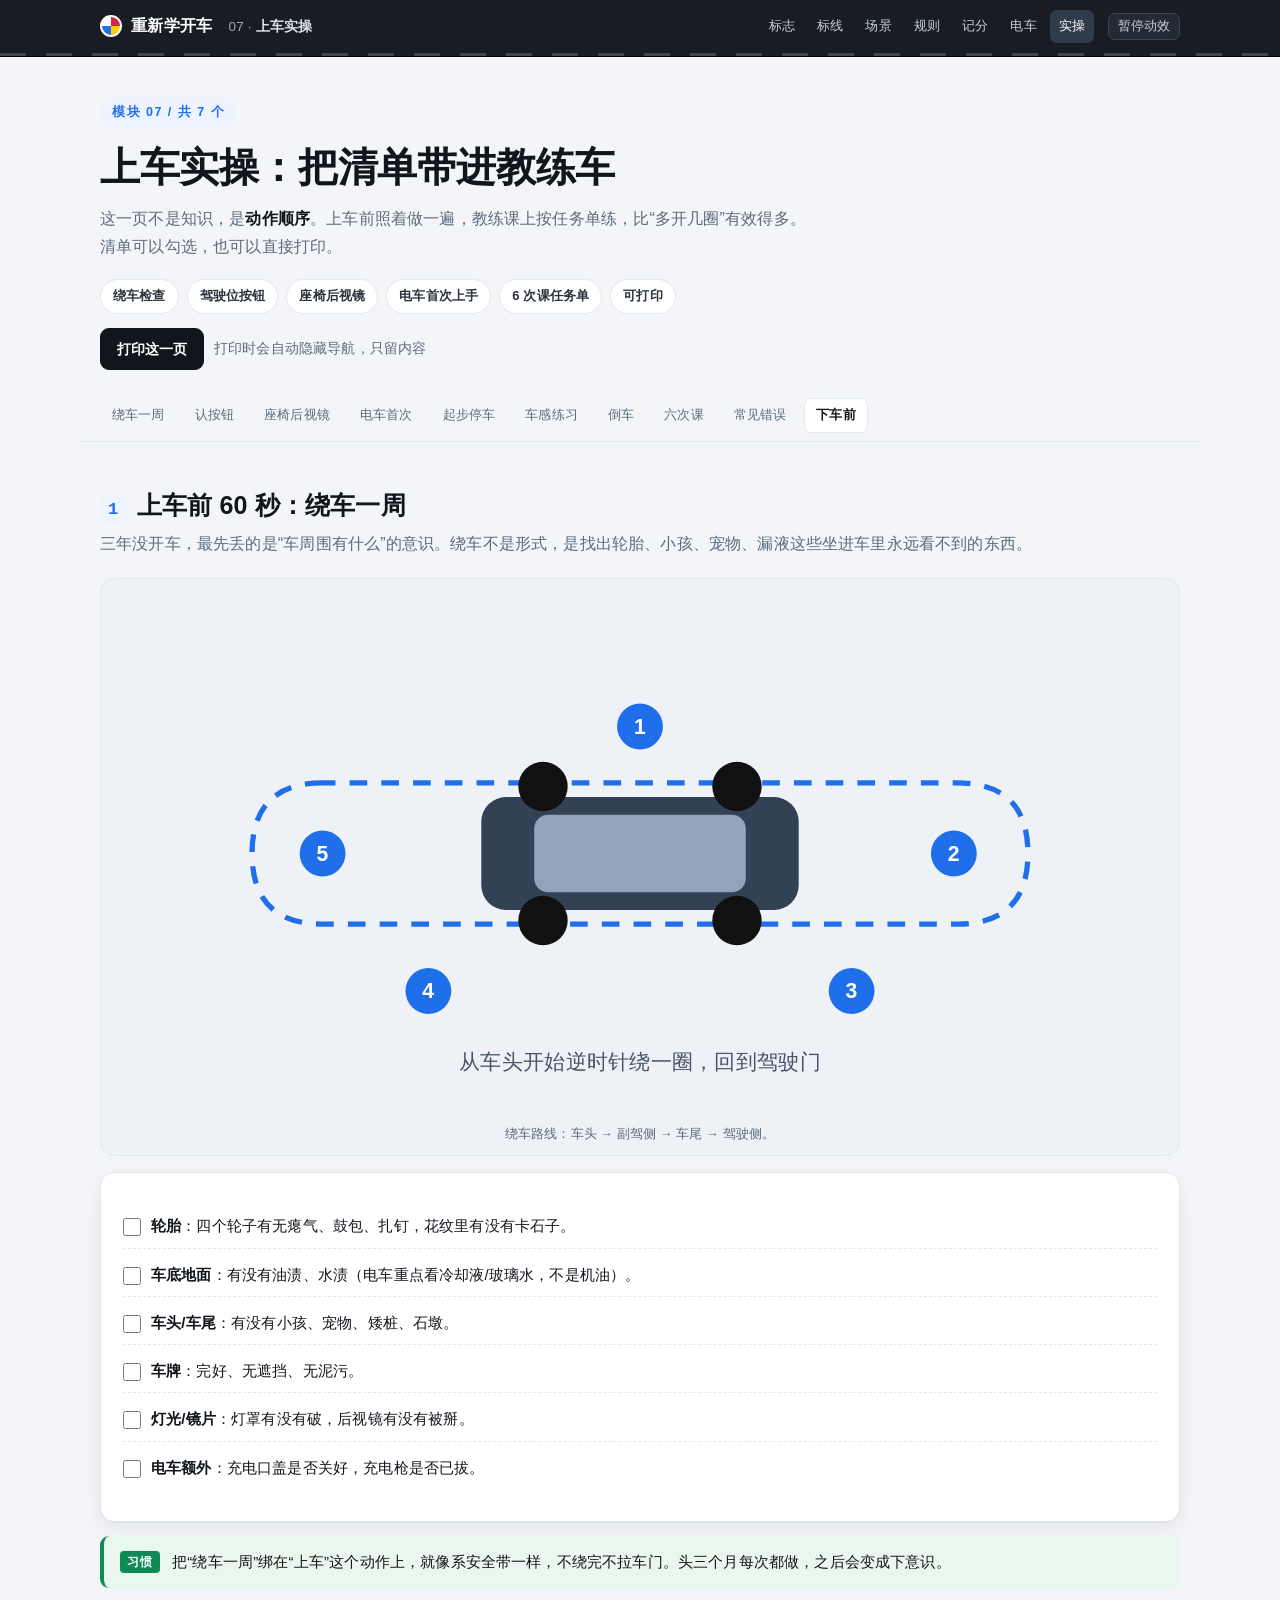
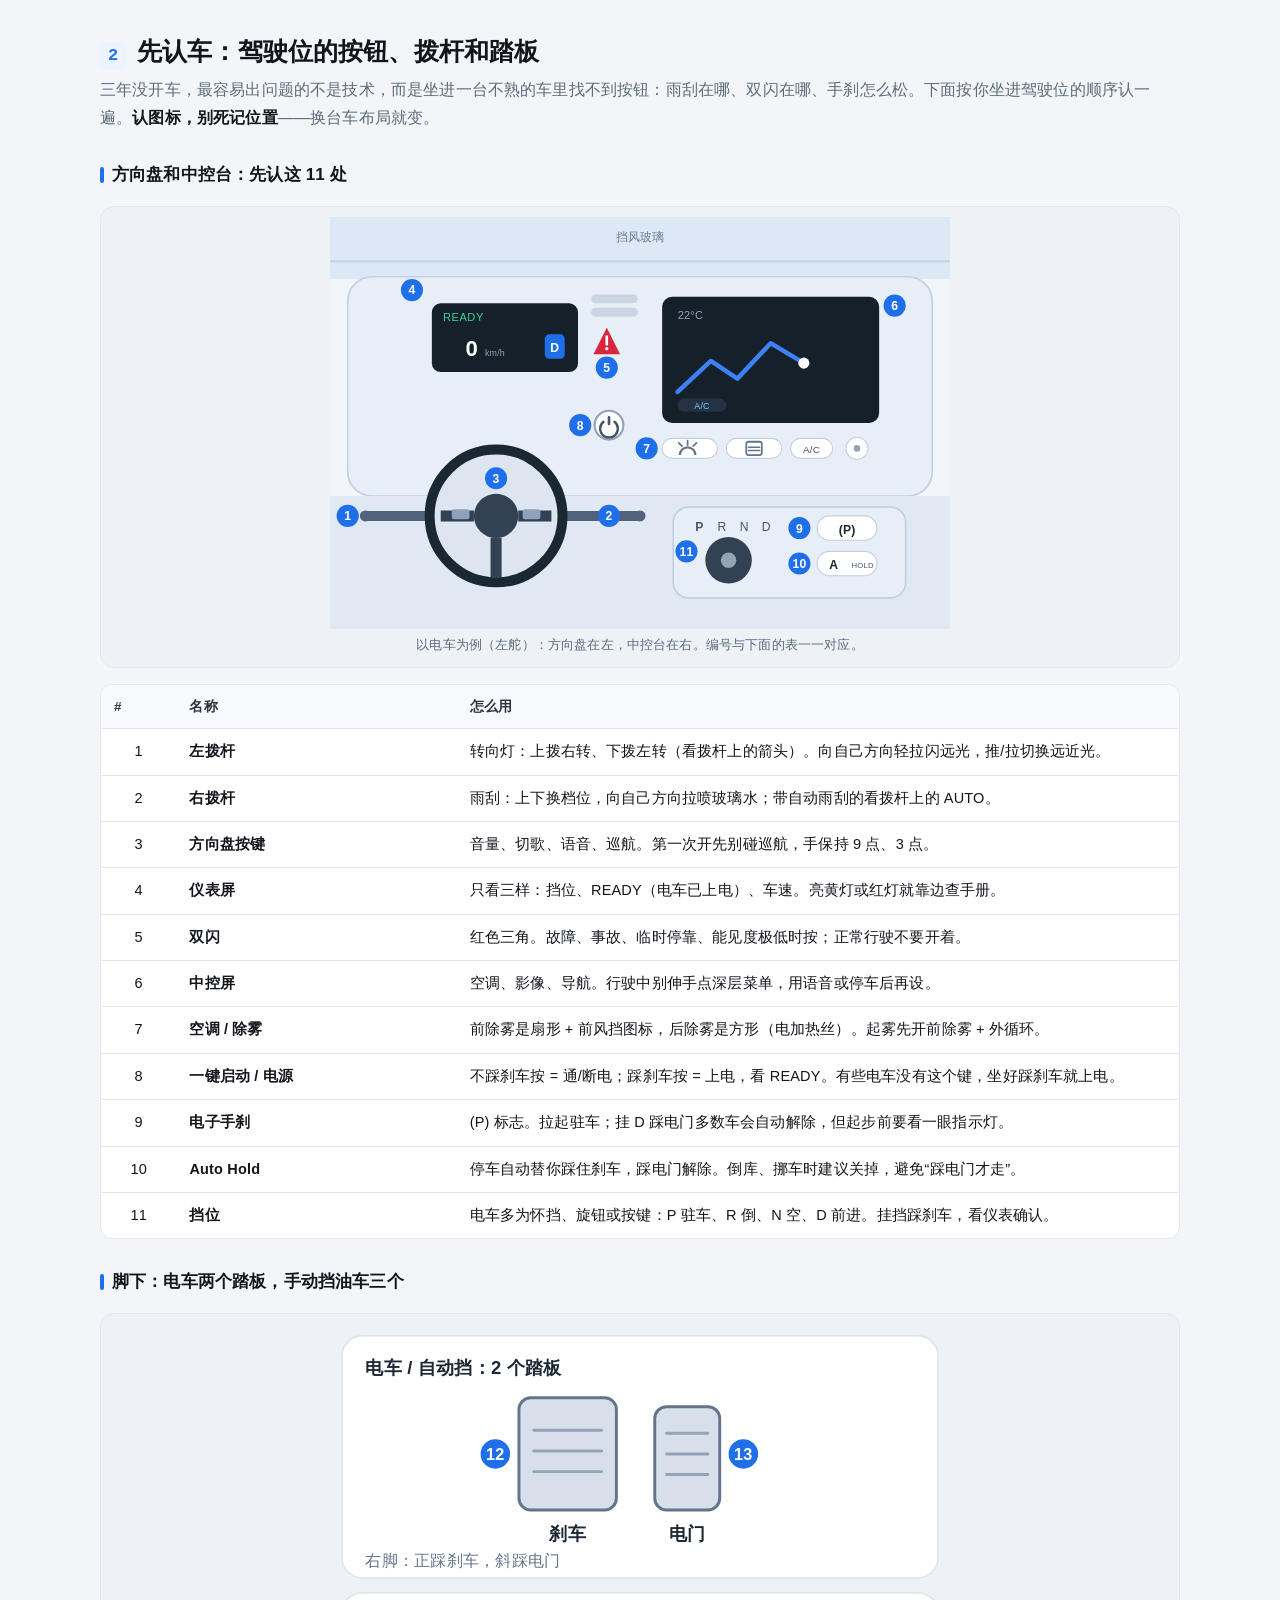
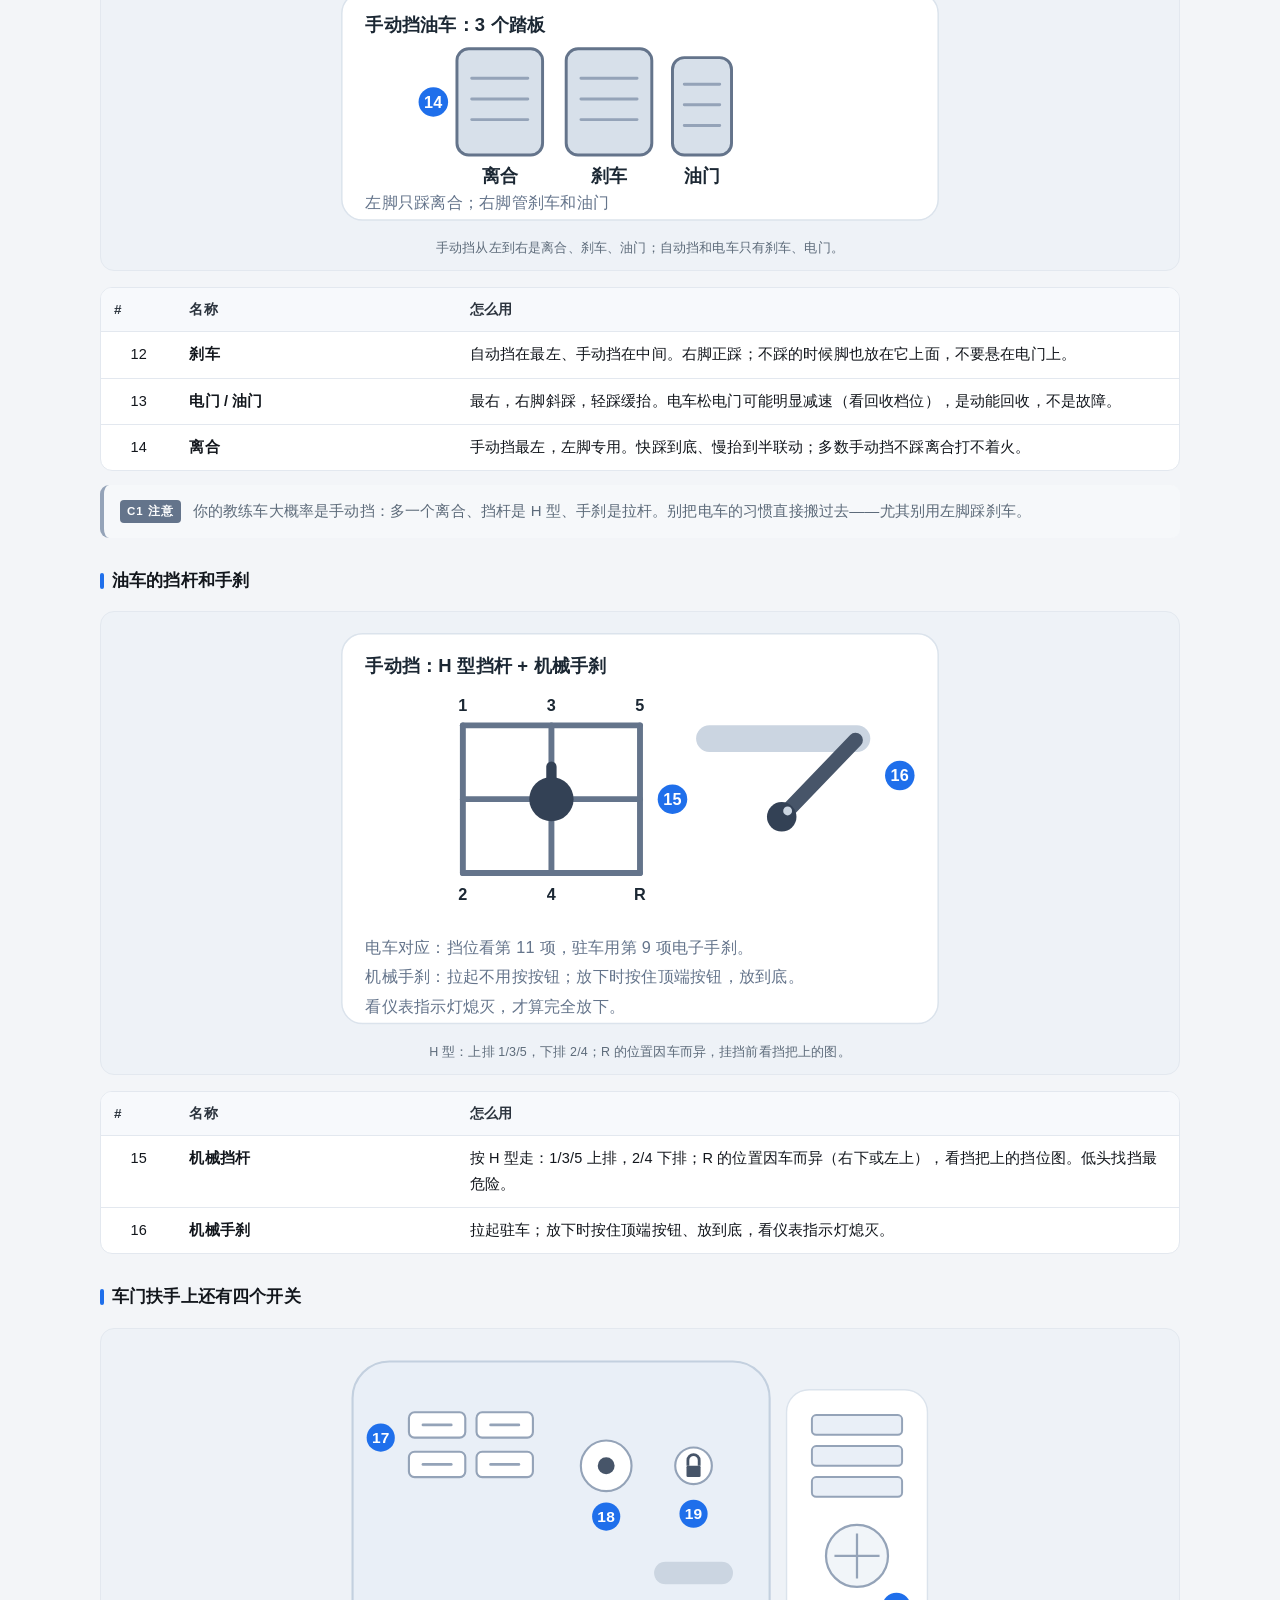
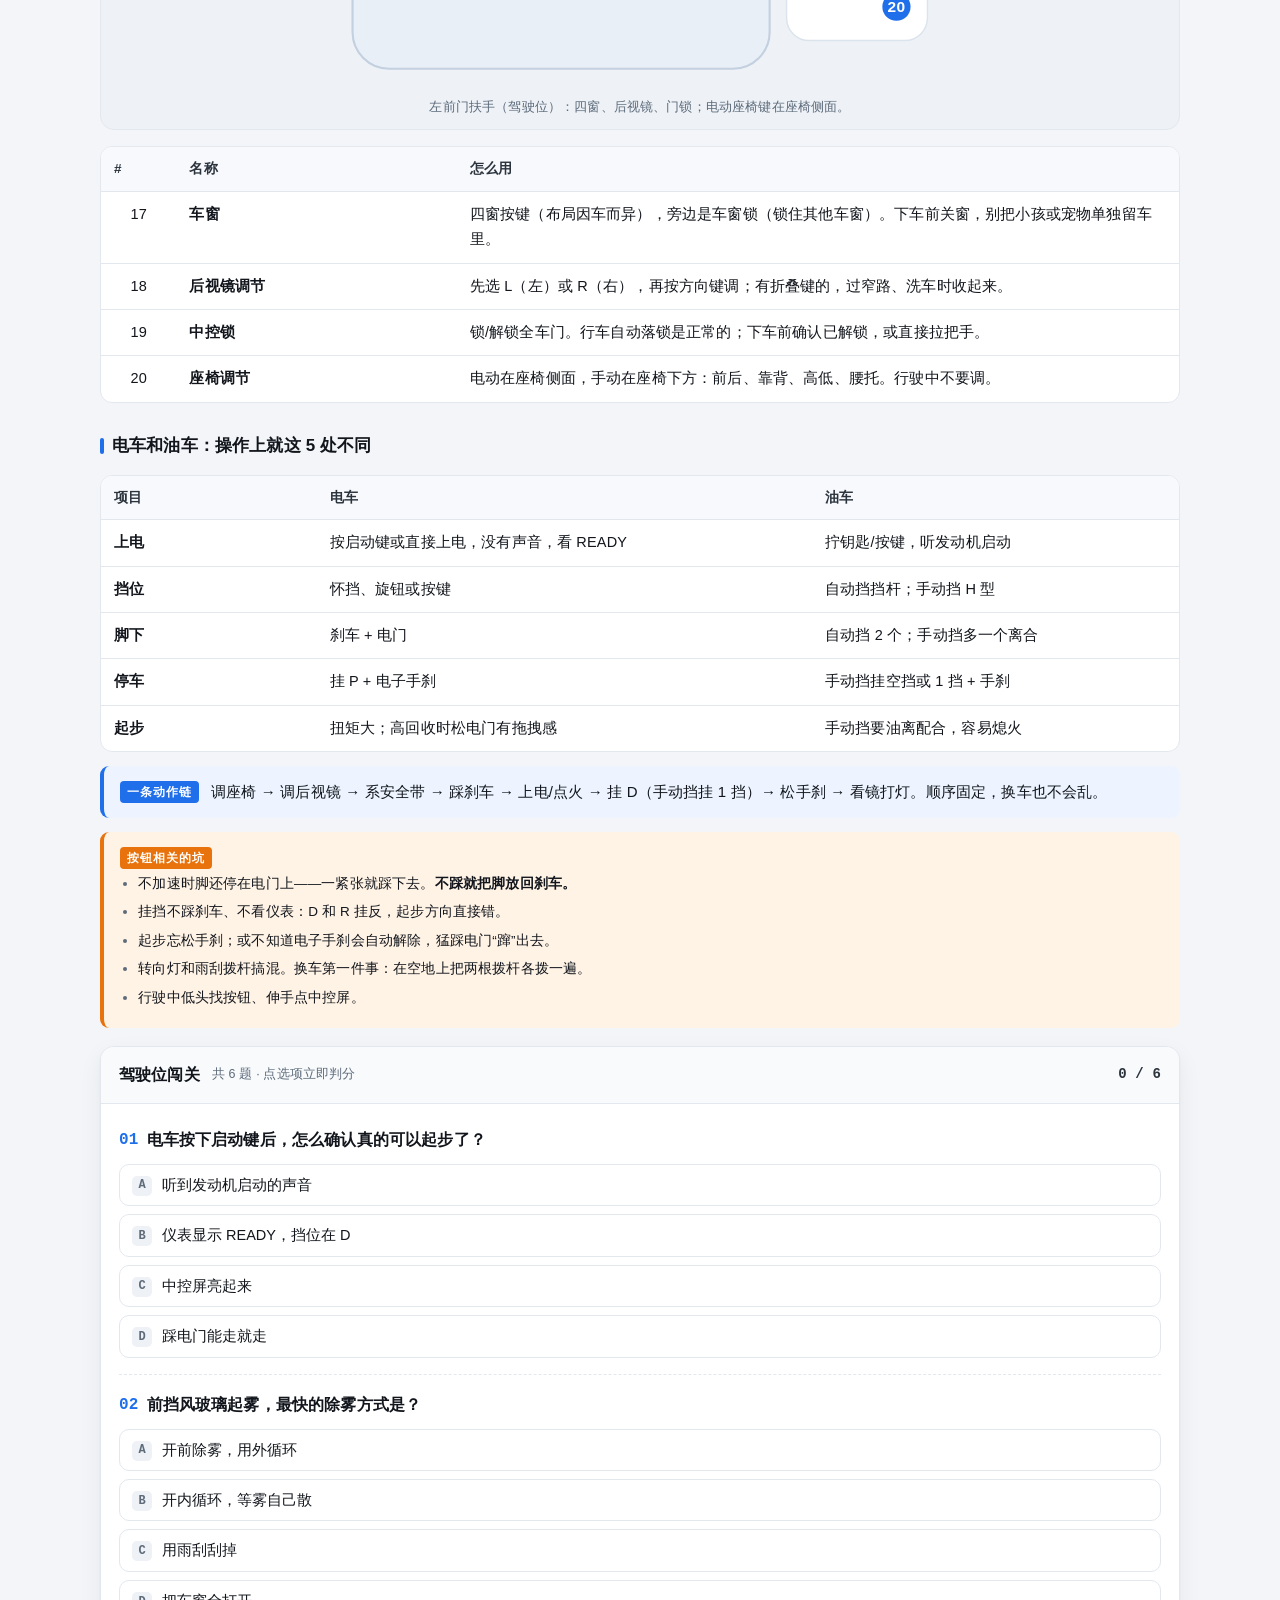
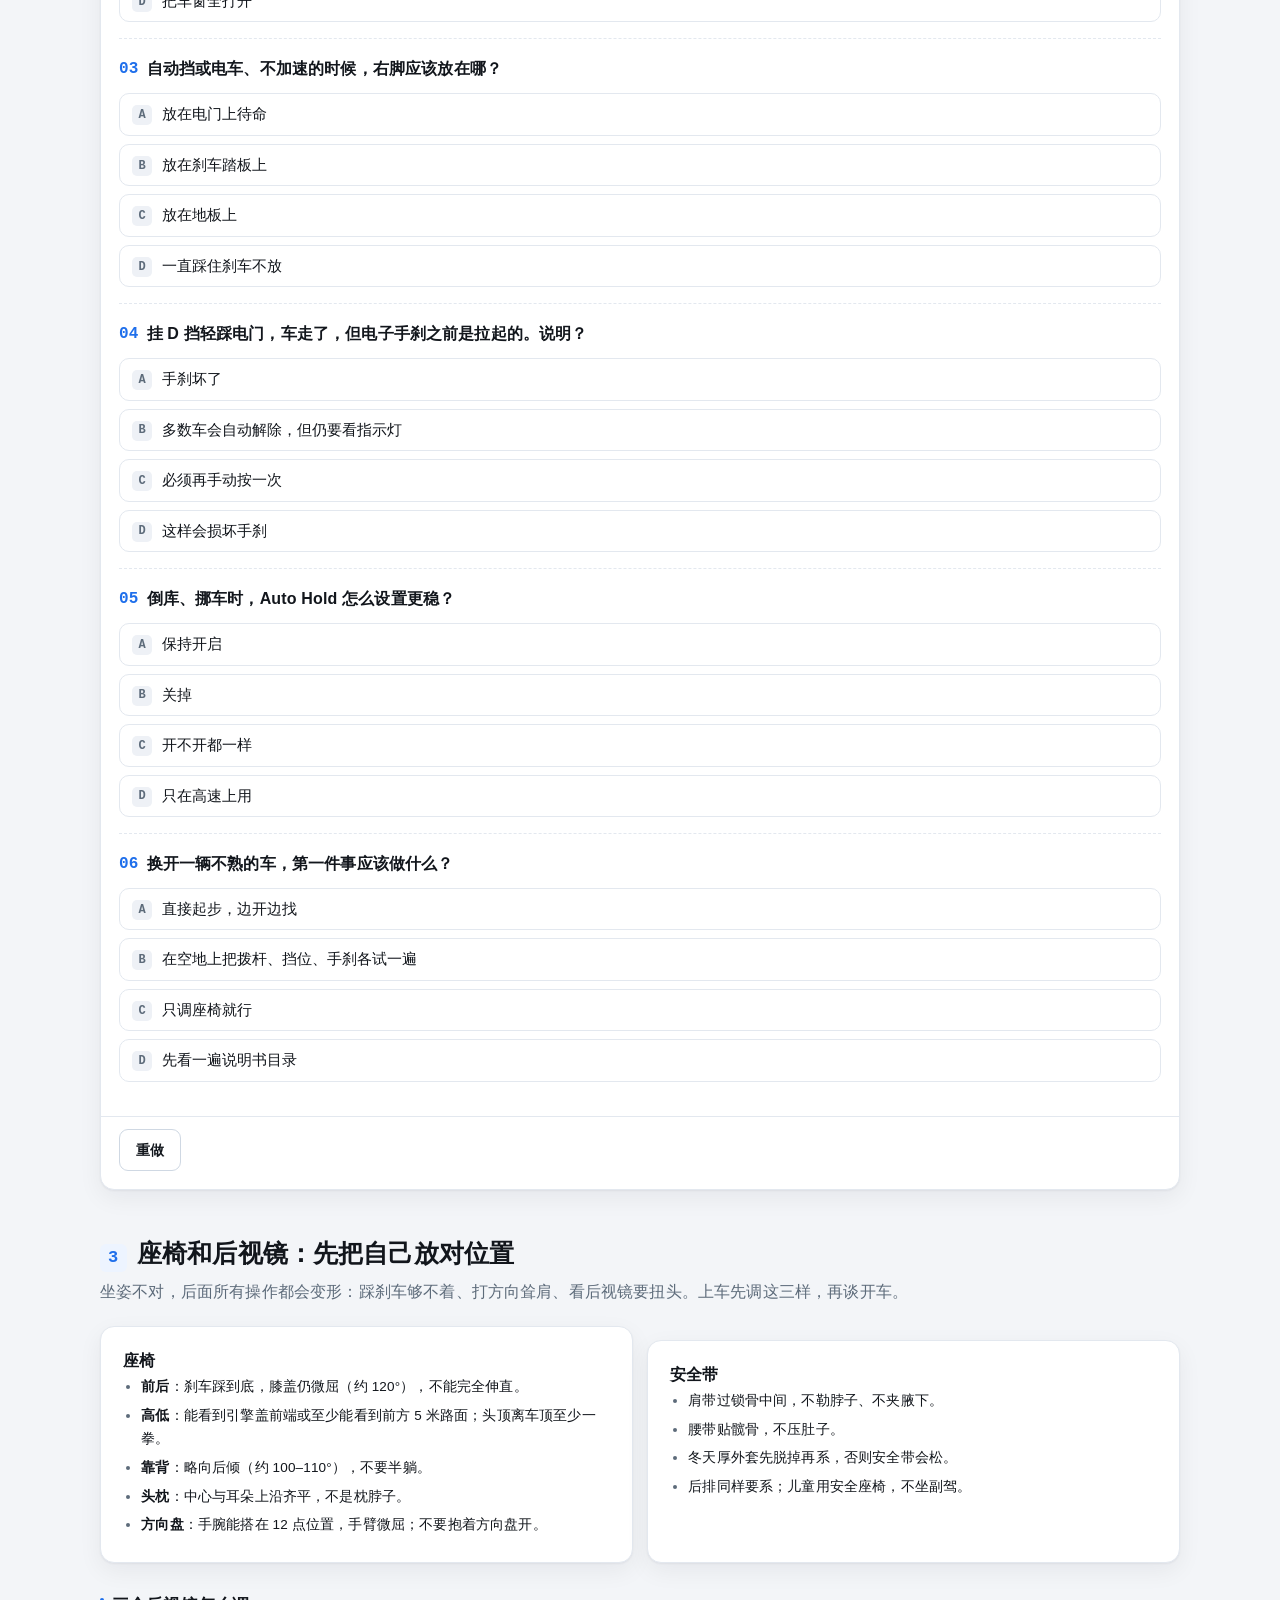
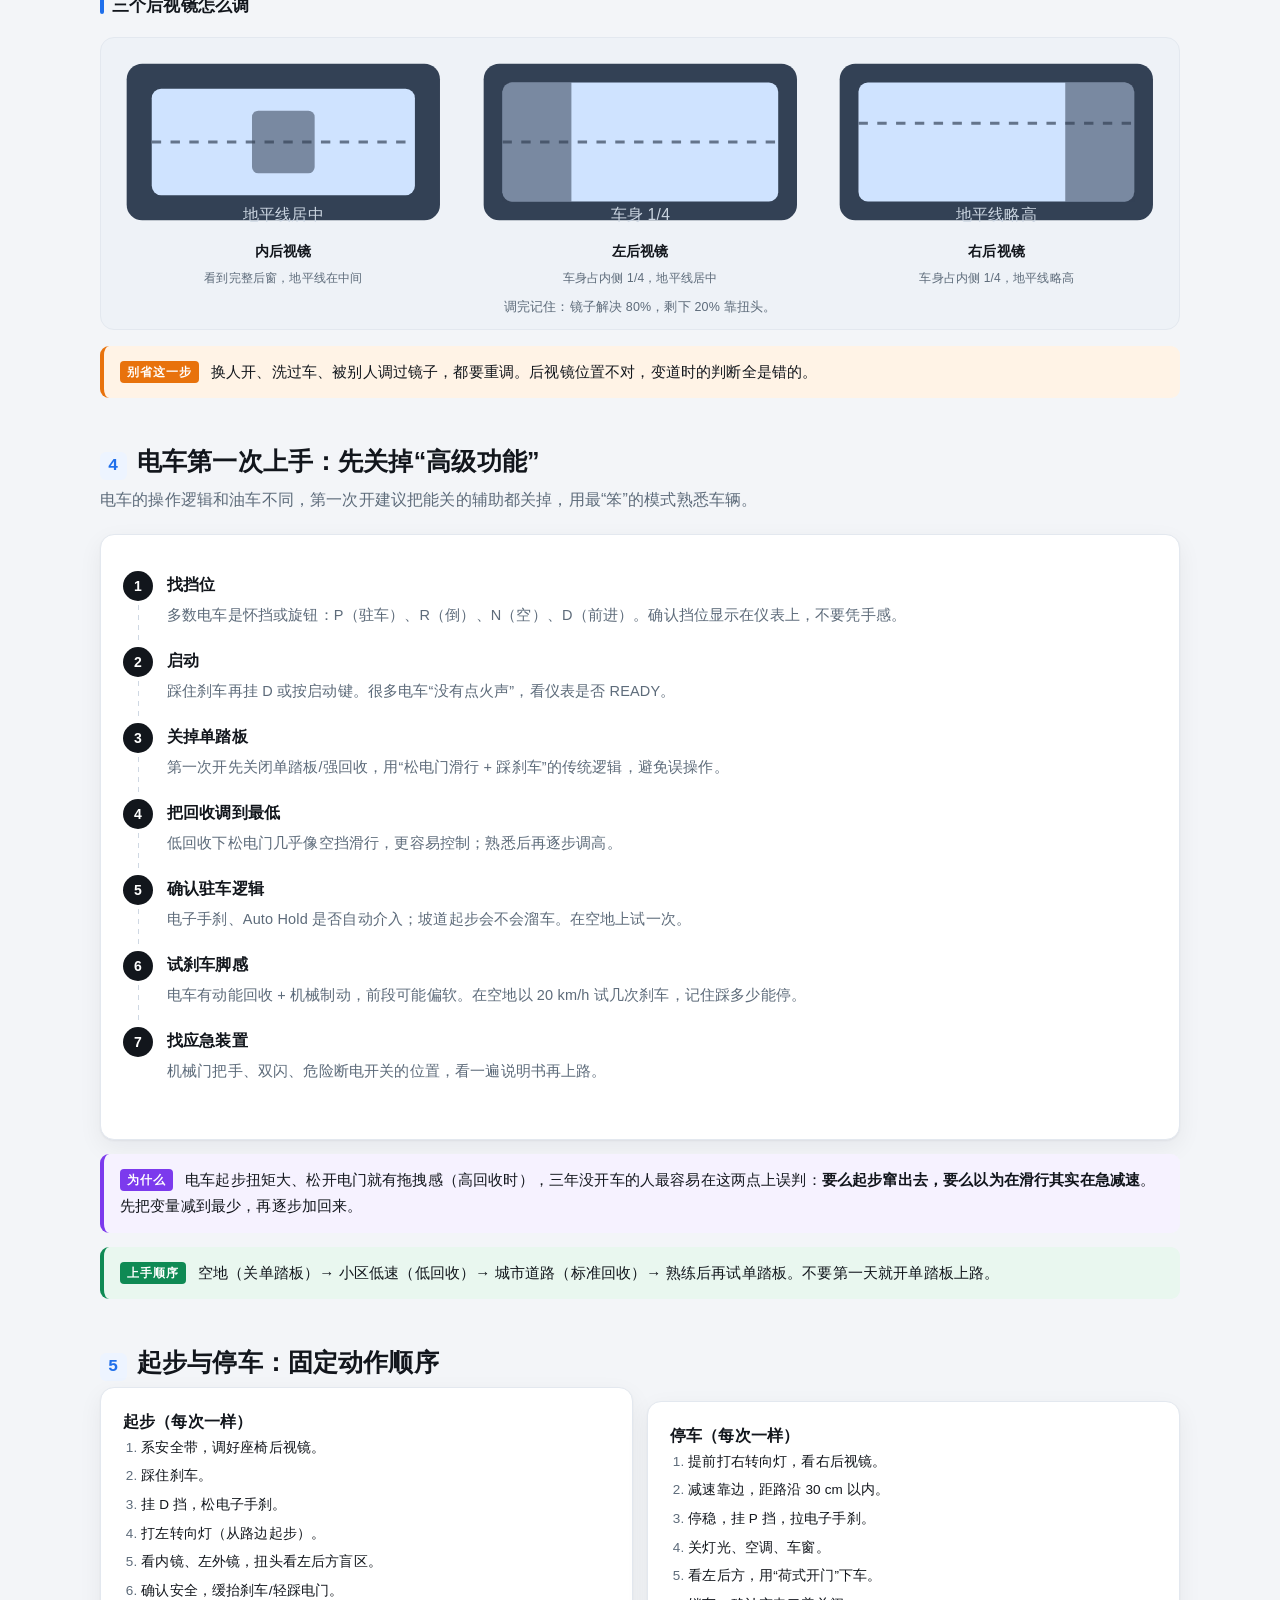
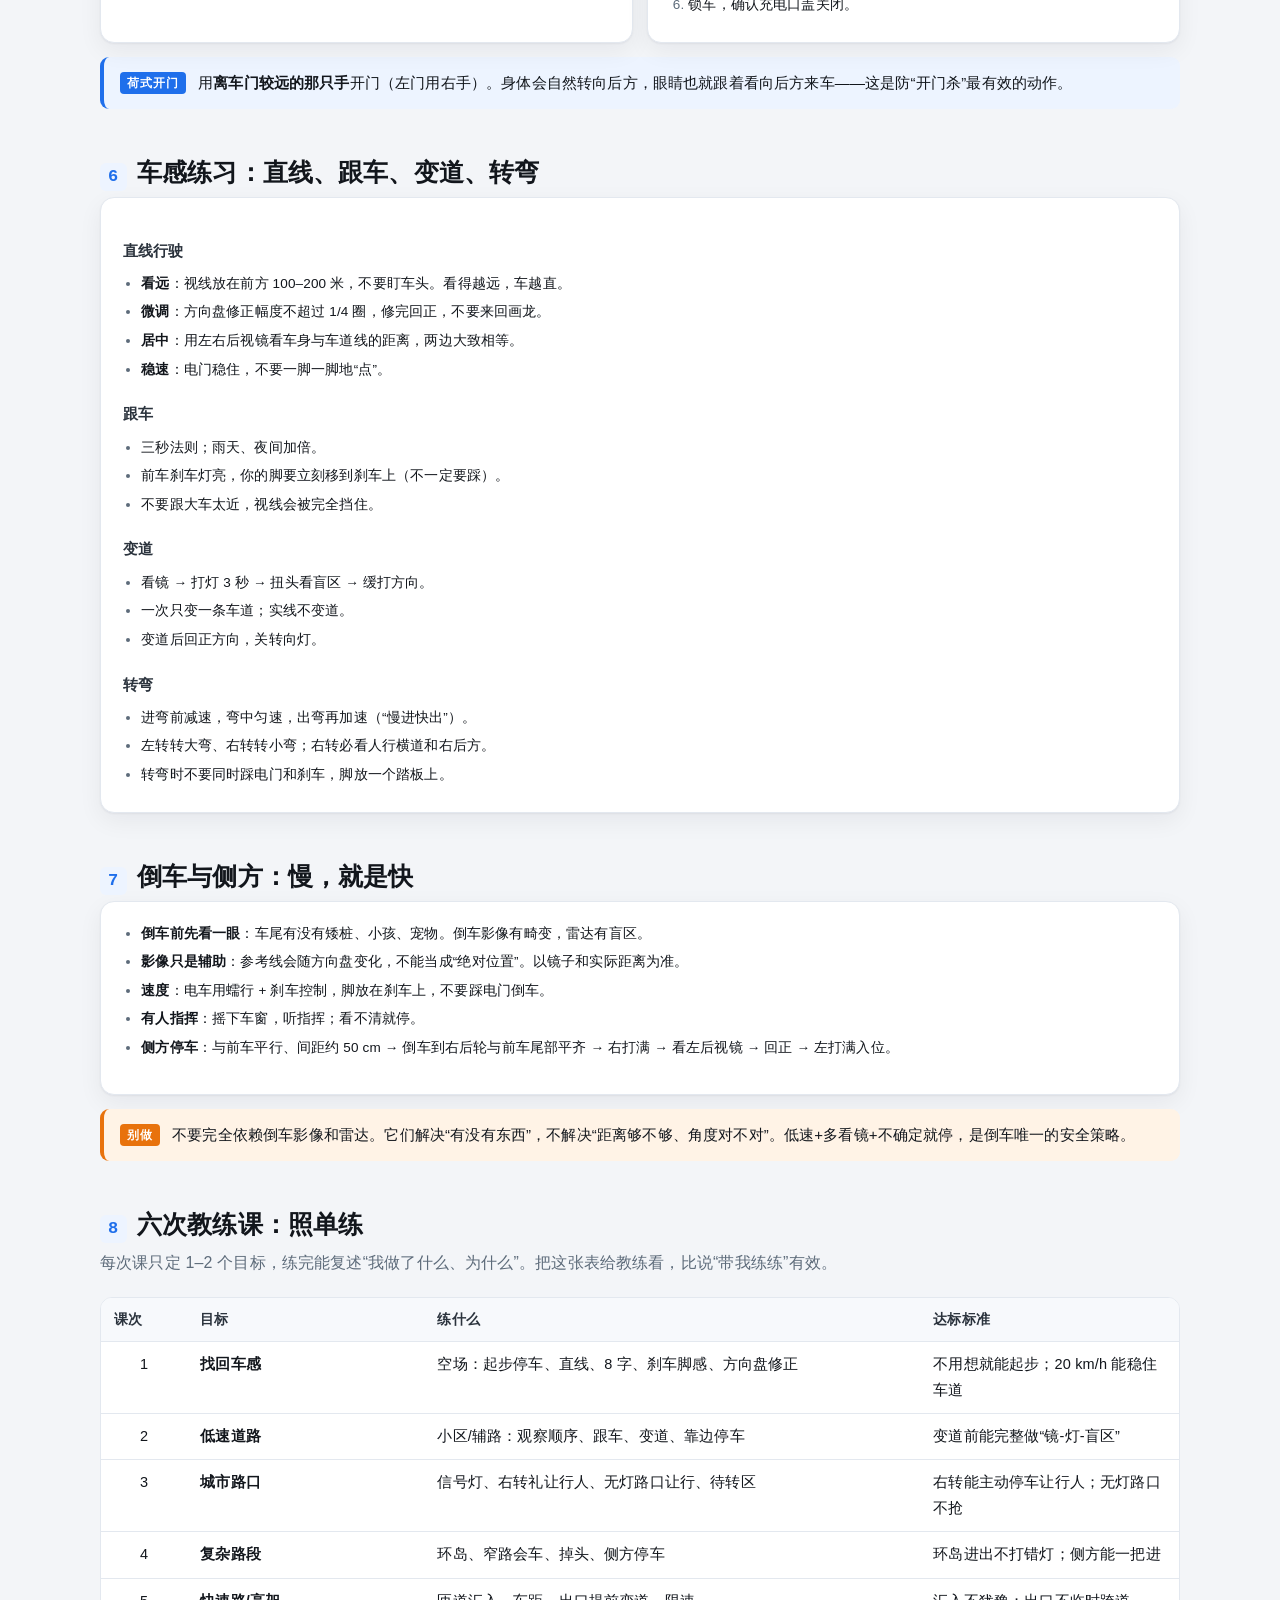
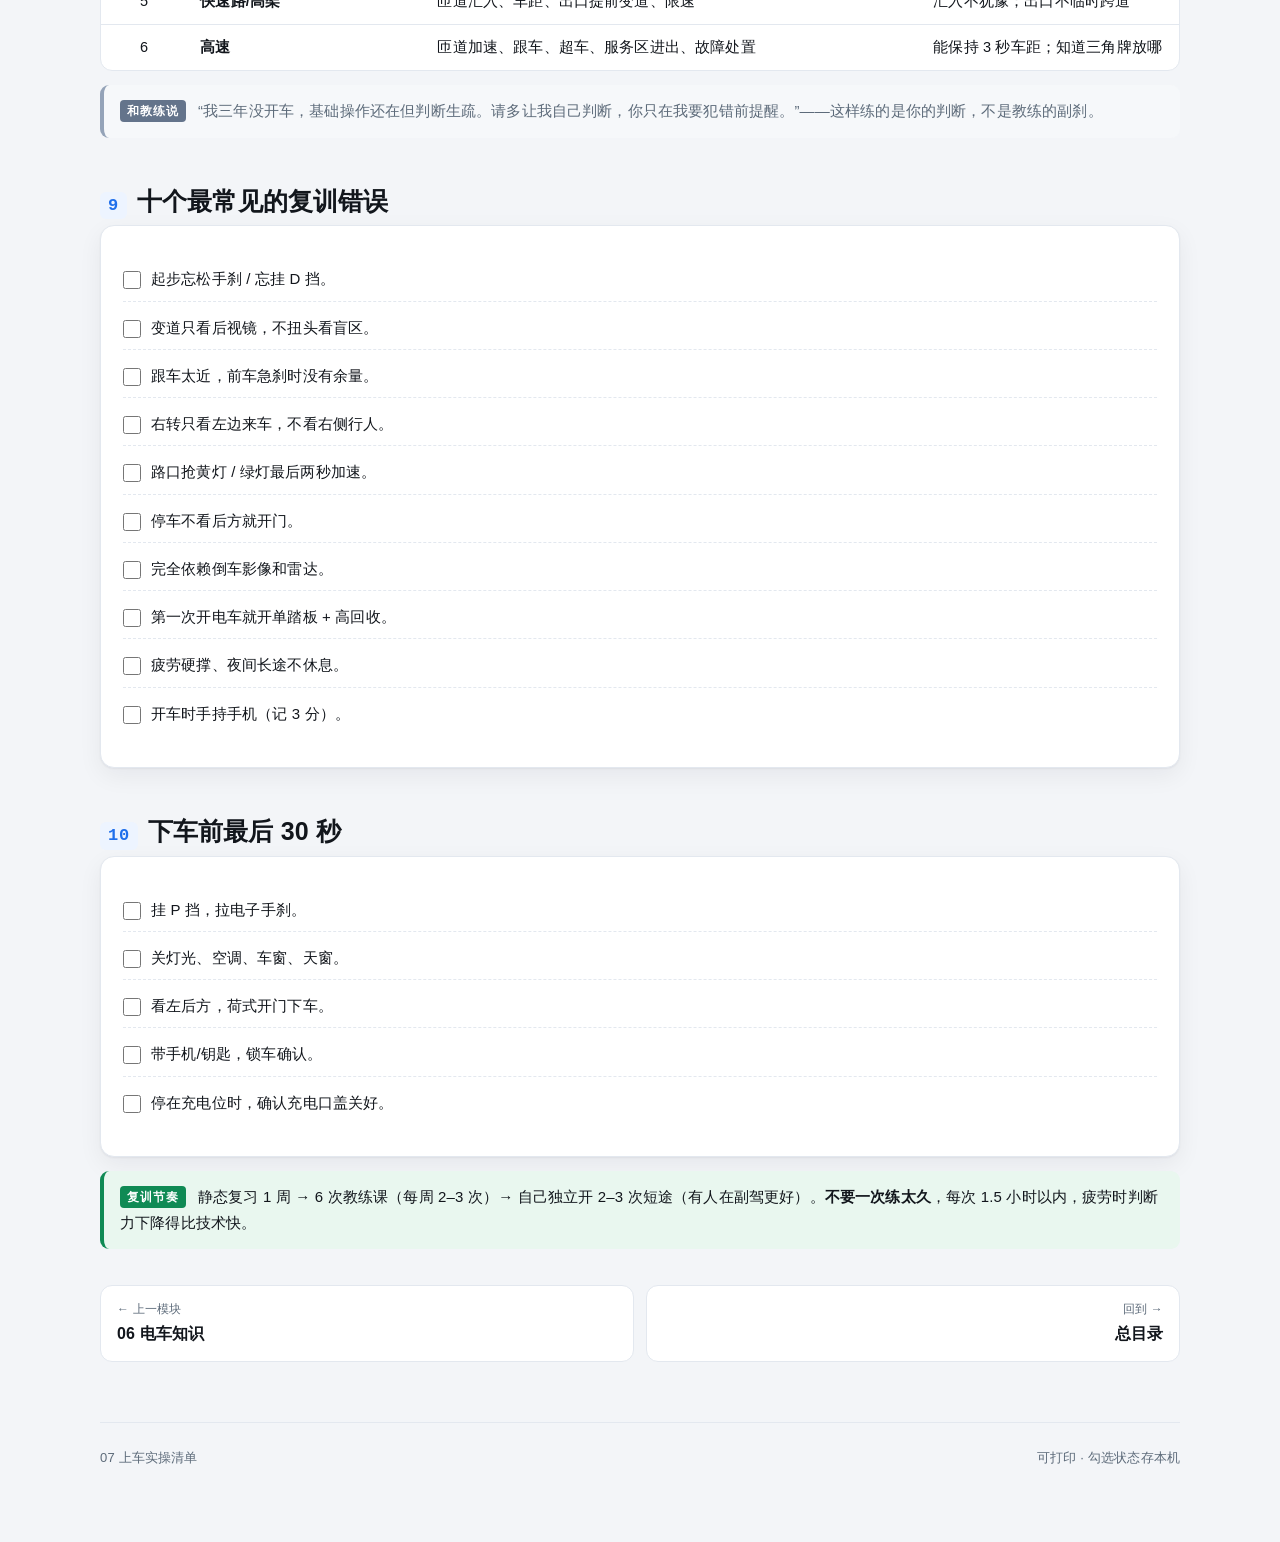
<file: 07_practice.html>
<!DOCTYPE html>
<html lang="zh-CN">
<head>
<meta charset="utf-8">
<meta name="viewport" content="width=device-width, initial-scale=1">
<title>07 上车实操清单 · 重新学开车</title>
<link rel="stylesheet" href="assets/css/style.css?v=20261127">
<style>
  .diagram { background: #eef2f7; border: 1px solid var(--line); border-radius: 14px; padding: 10px; margin: 16px 0; }
  .diagram svg { width: 100%; height: auto; display: block; }
  .diagram .cap { text-align: center; font-size: 12.5px; color: var(--muted); margin-top: 6px; }
  .diagram.drive svg { max-width: 620px; margin: 0 auto; }
  .diagram text { font-family: -apple-system, "PingFang SC", "Microsoft YaHei", sans-serif; }
  .mirror-grid { display: grid; grid-template-columns: repeat(3, 1fr); gap: 12px; }
  .mirror { text-align: center; }
  .mirror svg { width: 100%; height: auto; }
  .mirror b { display: block; font-size: 13.5px; margin-top: 4px; }
  .mirror span { font-size: 12px; color: var(--muted); }
  @media (max-width: 640px) { .mirror-grid { grid-template-columns: 1fr; } }
  @media print {
    .topbar, .toc, .pager, .foot, .no-print { display: none !important; }
    body { background: #fff; font-size: 12pt; }
    .card, .quiz, .diagram { box-shadow: none; border-color: #bbb; break-inside: avoid; }
    .sec { page-break-inside: avoid; }
  }
</style>
</head>
<body data-mod="07_practice">

<header class="topbar">
  <div class="topbar-inner">
    <a class="brand" href="index.html"><span class="brand-dot"></span>重新学开车</a>
    <span class="crumb">07 · <b>上车实操</b></span>
    <span class="topbar-spacer"></span>
    <nav class="topbar-nav">
      <a href="01_signs.html">标志</a>
      <a href="02_markings.html">标线</a>
      <a href="03_scenes.html">场景</a>
      <a href="04_rules.html">规则</a>
      <a href="05_points.html">记分</a>
      <a href="06_ev.html">电车</a>
      <a href="07_practice.html" class="on">实操</a>
    </nav>
  </div>
</header>

<main class="wrap">

  <section class="hero">
    <span class="eyebrow">模块 07 / 共 7 个</span>
    <h1>上车实操：把清单带进教练车</h1>
    <p>这一页不是知识，是<b>动作顺序</b>。上车前照着做一遍，教练课上按任务单练，比“多开几圈”有效得多。清单可以勾选，也可以直接打印。</p>
    <div class="hero-tags">
      <span class="chip">绕车检查</span>
      <span class="chip">驾驶位按钮</span>
      <span class="chip">座椅后视镜</span>
      <span class="chip">电车首次上手</span>
      <span class="chip">6 次课任务单</span>
      <span class="chip">可打印</span>
    </div>
    <div class="flex no-print" style="margin-top:14px">
      <button class="btn primary" type="button" onclick="window.print()">打印这一页</button>
      <span class="small muted">打印时会自动隐藏导航，只留内容</span>
    </div>
  </section>

  <nav class="toc no-print">
    <a href="#s1" class="on">绕车一周</a>
    <a href="#s2">认按钮</a>
    <a href="#s3">座椅后视镜</a>
    <a href="#s4">电车首次</a>
    <a href="#s5">起步停车</a>
    <a href="#s6">车感练习</a>
    <a href="#s7">倒车</a>
    <a href="#s8">六次课</a>
    <a href="#s9">常见错误</a>
    <a href="#s10">下车前</a>
  </nav>

  <section class="sec" id="s1">
    <h2><span class="num">1</span>上车前 60 秒：绕车一周</h2>
    <p class="lead">三年没开车，最先丢的是“车周围有什么”的意识。绕车不是形式，是找出轮胎、小孩、宠物、漏液这些坐进车里永远看不到的东西。</p>

    <div class="diagram">
      <svg viewBox="0 0 600 300" role="img" aria-label="绕车一周检查路线示意">
        <rect width="600" height="300" fill="#eef2f7"/>
        <path d="M120 110 Q80 110 80 150 Q80 190 120 190 L480 190 Q520 190 520 150 Q520 110 480 110 Z"
              fill="none" stroke="#1f6feb" stroke-width="3" stroke-dasharray="10 8"/>
        <rect x="210" y="118" width="180" height="64" rx="14" fill="#334155"/>
        <rect x="240" y="128" width="120" height="44" rx="8" fill="#94a3b8"/>
        <circle cx="245" cy="188" r="14" fill="#111"/>
        <circle cx="355" cy="188" r="14" fill="#111"/>
        <circle cx="245" cy="112" r="14" fill="#111"/>
        <circle cx="355" cy="112" r="14" fill="#111"/>
        <g font-size="12" font-weight="700" fill="#fff">
          <circle cx="300" cy="78" r="13" fill="#1f6feb"/><text x="300" y="82" text-anchor="middle">1</text>
          <circle cx="478" cy="150" r="13" fill="#1f6feb"/><text x="478" y="154" text-anchor="middle">2</text>
          <circle cx="420" cy="228" r="13" fill="#1f6feb"/><text x="420" y="232" text-anchor="middle">3</text>
          <circle cx="180" cy="228" r="13" fill="#1f6feb"/><text x="180" y="232" text-anchor="middle">4</text>
          <circle cx="120" cy="150" r="13" fill="#1f6feb"/><text x="120" y="154" text-anchor="middle">5</text>
        </g>
        <text x="300" y="272" text-anchor="middle" font-size="12" fill="#475569">从车头开始逆时针绕一圈，回到驾驶门</text>
      </svg>
      <div class="cap">绕车路线：车头 → 副驾侧 → 车尾 → 驾驶侧。</div>
    </div>

    <div class="card">
      <ul class="checklist">
        <li><input type="checkbox" id="c1" data-persist="p1"><label for="c1"><b>轮胎</b>：四个轮子有无瘪气、鼓包、扎钉，花纹里有没有卡石子。</label></li>
        <li><input type="checkbox" id="c2" data-persist="p2"><label for="c2"><b>车底地面</b>：有没有油渍、水渍（电车重点看冷却液/玻璃水，不是机油）。</label></li>
        <li><input type="checkbox" id="c3" data-persist="p3"><label for="c3"><b>车头/车尾</b>：有没有小孩、宠物、矮桩、石墩。</label></li>
        <li><input type="checkbox" id="c4" data-persist="p4"><label for="c4"><b>车牌</b>：完好、无遮挡、无泥污。</label></li>
        <li><input type="checkbox" id="c5" data-persist="p5"><label for="c5"><b>灯光/镜片</b>：灯罩有没有破，后视镜有没有被掰。</label></li>
        <li><input type="checkbox" id="c6" data-persist="p6"><label for="c6"><b>电车额外</b>：充电口盖是否关好，充电枪是否已拔。</label></li>
      </ul>
    </div>

    <div class="tip">
      <span class="lbl">习惯</span>
      把“绕车一周”绑在“上车”这个动作上，就像系安全带一样，不绕完不拉车门。头三个月每次都做，之后会变成下意识。
    </div>
  </section>

  <section class="sec" id="s2">
    <h2><span class="num">2</span>先认车：驾驶位的按钮、拨杆和踏板</h2>
    <p class="lead">三年没开车，最容易出问题的不是技术，而是坐进一台不熟的车里找不到按钮：雨刮在哪、双闪在哪、手刹怎么松。下面按你坐进驾驶位的顺序认一遍。<b>认图标，别死记位置</b>——换台车布局就变。</p>

    <h3 class="sub">方向盘和中控台：先认这 11 处</h3>
    <div class="diagram drive">
      <svg viewBox="0 0 560 372" role="img" aria-label="驾驶位正面的按钮位置：左拨杆、右拨杆、方向盘按键、仪表屏、双闪、中控屏、空调键、启动键、电子手刹、Auto Hold 和挡位">
        <rect width="560" height="372" rx="10" fill="#f2f6fb"/>
        <rect width="560" height="56" fill="#dce8f6"/>
        <line x1="0" y1="40" x2="560" y2="40" stroke="#c4d4e6" stroke-width="2"/>
        <text x="280" y="22" text-anchor="middle" font-size="11" fill="#6b7c90">挡风玻璃</text>

        <rect x="16" y="54" width="528" height="198" rx="22" fill="#e8eef7" stroke="#c3d0df" stroke-width="1.5"/>
        <rect x="236" y="70" width="42" height="8" rx="4" fill="#cbd5e1"/>
        <rect x="236" y="82" width="42" height="8" rx="4" fill="#cbd5e1"/>

        <rect x="92" y="78" width="132" height="62" rx="8" fill="#16202b"/>
        <text x="102" y="94" font-size="10" fill="#34d399" letter-spacing=".5">READY</text>
        <text x="128" y="126" text-anchor="middle" font-size="20" font-weight="700" fill="#f8fafc">0</text>
        <text x="140" y="126" font-size="8" fill="#94a3b8">km/h</text>
        <rect x="194" y="106" width="18" height="22" rx="4" fill="#1f6feb"/>
        <text x="203" y="122" text-anchor="middle" font-size="11" font-weight="700" fill="#fff">D</text>

        <path d="M250 100 L262 124 H238 Z" fill="#d7263d"/>
        <line x1="250" y1="108" x2="250" y2="115" stroke="#fff" stroke-width="2.4" stroke-linecap="round"/>
        <circle cx="250" cy="119" r="1.5" fill="#fff"/>

        <rect x="300" y="72" width="196" height="114" rx="9" fill="#16202b"/>
        <path d="M314 158 L344 130 L368 146 L398 114 L428 132" fill="none" stroke="#3b82f6" stroke-width="4" stroke-linecap="round" stroke-linejoin="round"/>
        <circle cx="428" cy="132" r="5" fill="#f8fafc"/>
        <text x="314" y="92" font-size="10" fill="#94a3b8">22°C</text>
        <rect x="314" y="164" width="44" height="12" rx="6" fill="#243244"/>
        <text x="336" y="173" text-anchor="middle" font-size="8" fill="#7dd3fc">A/C</text>

        <rect x="300" y="200" width="50" height="18" rx="9" fill="#fff" stroke="#c3d0df"/>
        <path d="M316 215 a7 7 0 1 1 14 0" fill="none" stroke="#64748b" stroke-width="2"/>
        <path d="M323 206 v-4 M318 207 l-3 -3 M328 207 l3 -3" stroke="#64748b" stroke-width="1.6" stroke-linecap="round"/>
        <rect x="358" y="200" width="50" height="18" rx="9" fill="#fff" stroke="#c3d0df"/>
        <rect x="376" y="203" width="14" height="12" rx="2" fill="none" stroke="#64748b" stroke-width="1.6"/>
        <path d="M378 208 h10 M378 211 h10" stroke="#64748b" stroke-width="1.4" stroke-linecap="round"/>
        <rect x="416" y="200" width="38" height="18" rx="9" fill="#fff" stroke="#c3d0df"/>
        <text x="435" y="213" text-anchor="middle" font-size="9" fill="#475569">A/C</text>
        <circle cx="476" cy="209" r="10" fill="#fff" stroke="#c3d0df"/>
        <circle cx="476" cy="209" r="3" fill="#94a3b8"/>

        <circle cx="252" cy="188" r="13" fill="#fff" stroke="#94a3b8" stroke-width="2"/>
        <path d="M252 181 v6" stroke="#475569" stroke-width="2.4" stroke-linecap="round"/>
        <path d="M247 185 a8 8 0 1 0 10 0" fill="none" stroke="#475569" stroke-width="2.2" stroke-linecap="round"/>

        <rect y="252" width="560" height="120" fill="#dfe8f3"/>
        <g stroke="#52627a" stroke-width="9" stroke-linecap="round">
          <line x1="32" y1="270" x2="106" y2="270"/>
          <line x1="194" y1="270" x2="280" y2="270"/>
        </g>
        <circle cx="32" cy="270" r="5" fill="#52627a"/>
        <circle cx="280" cy="270" r="5" fill="#52627a"/>

        <circle cx="150" cy="270" r="60" fill="#dde6f0" stroke="#1b2733" stroke-width="9"/>
        <circle cx="150" cy="270" r="20" fill="#334155"/>
        <line x1="150" y1="290" x2="150" y2="326" stroke="#334155" stroke-width="10"/>
        <line x1="130" y1="270" x2="100" y2="270" stroke="#334155" stroke-width="10"/>
        <line x1="170" y1="270" x2="200" y2="270" stroke="#334155" stroke-width="10"/>
        <rect x="110" y="264" width="16" height="9" rx="2" fill="#8fa3b8"/>
        <rect x="174" y="264" width="16" height="9" rx="2" fill="#8fa3b8"/>

        <rect x="310" y="262" width="210" height="82" rx="14" fill="#e8eef7" stroke="#c3d0df" stroke-width="1.5"/>
        <text x="330" y="284" font-size="11" font-weight="700" fill="#475569">P</text>
        <text x="350" y="284" font-size="11" fill="#475569">R</text>
        <text x="370" y="284" font-size="11" fill="#475569">N</text>
        <text x="390" y="284" font-size="11" fill="#475569">D</text>
        <circle cx="360" cy="310" r="21" fill="#334155"/>
        <circle cx="360" cy="310" r="7" fill="#94a3b8"/>
        <rect x="440" y="270" width="54" height="22" rx="11" fill="#fff" stroke="#c3d0df"/>
        <text x="467" y="286" text-anchor="middle" font-size="11" font-weight="700" fill="#1b2733">(P)</text>
        <rect x="440" y="302" width="54" height="22" rx="11" fill="#fff" stroke="#c3d0df"/>
        <text x="455" y="318" text-anchor="middle" font-size="11" font-weight="700" fill="#1b2733">A</text>
        <text x="471" y="317" font-size="7" fill="#475569">HOLD</text>

        <g font-size="11" font-weight="700" text-anchor="middle">
          <circle cx="16" cy="270" r="10" fill="#1f6feb"/><text x="16" y="274" fill="#fff">1</text>
          <circle cx="252" cy="270" r="10" fill="#1f6feb"/><text x="252" y="274" fill="#fff">2</text>
          <circle cx="150" cy="236" r="10" fill="#1f6feb"/><text x="150" y="240" fill="#fff">3</text>
          <circle cx="74" cy="66" r="10" fill="#1f6feb"/><text x="74" y="70" fill="#fff">4</text>
          <circle cx="250" cy="136" r="10" fill="#1f6feb"/><text x="250" y="140" fill="#fff">5</text>
          <circle cx="510" cy="80" r="10" fill="#1f6feb"/><text x="510" y="84" fill="#fff">6</text>
          <circle cx="286" cy="209" r="10" fill="#1f6feb"/><text x="286" y="213" fill="#fff">7</text>
          <circle cx="226" cy="188" r="10" fill="#1f6feb"/><text x="226" y="192" fill="#fff">8</text>
          <circle cx="424" cy="281" r="10" fill="#1f6feb"/><text x="424" y="285" fill="#fff">9</text>
          <circle cx="424" cy="313" r="10" fill="#1f6feb"/><text x="424" y="317" fill="#fff">10</text>
          <circle cx="322" cy="302" r="10" fill="#1f6feb"/><text x="322" y="306" fill="#fff">11</text>
        </g>
      </svg>
      <div class="cap">以电车为例（左舵）：方向盘在左，中控台在右。编号与下面的表一一对应。</div>
    </div>

    <div class="tbl-wrap compact">
      <table>
        <thead><tr><th style="width:7%">#</th><th style="width:26%">名称</th><th>怎么用</th></tr></thead>
        <tbody>
          <tr><td class="c">1</td><td><b>左拨杆</b></td><td>转向灯：上拨右转、下拨左转（看拨杆上的箭头）。向自己方向轻拉闪远光，推/拉切换远近光。</td></tr>
          <tr><td class="c">2</td><td><b>右拨杆</b></td><td>雨刮：上下换档位，向自己方向拉喷玻璃水；带自动雨刮的看拨杆上的 AUTO。</td></tr>
          <tr><td class="c">3</td><td><b>方向盘按键</b></td><td>音量、切歌、语音、巡航。第一次开先别碰巡航，手保持 9 点、3 点。</td></tr>
          <tr><td class="c">4</td><td><b>仪表屏</b></td><td>只看三样：挡位、READY（电车已上电）、车速。亮黄灯或红灯就靠边查手册。</td></tr>
          <tr><td class="c">5</td><td><b>双闪</b></td><td>红色三角。故障、事故、临时停靠、能见度极低时按；正常行驶不要开着。</td></tr>
          <tr><td class="c">6</td><td><b>中控屏</b></td><td>空调、影像、导航。行驶中别伸手点深层菜单，用语音或停车后再设。</td></tr>
          <tr><td class="c">7</td><td><b>空调 / 除雾</b></td><td>前除雾是扇形 + 前风挡图标，后除雾是方形（电加热丝）。起雾先开前除雾 + 外循环。</td></tr>
          <tr><td class="c">8</td><td><b>一键启动 / 电源</b></td><td>不踩刹车按 = 通/断电；踩刹车按 = 上电，看 READY。有些电车没有这个键，坐好踩刹车就上电。</td></tr>
          <tr><td class="c">9</td><td><b>电子手刹</b></td><td>(P) 标志。拉起驻车；挂 D 踩电门多数车会自动解除，但起步前要看一眼指示灯。</td></tr>
          <tr><td class="c">10</td><td><b>Auto Hold</b></td><td>停车自动替你踩住刹车，踩电门解除。倒库、挪车时建议关掉，避免“踩电门才走”。</td></tr>
          <tr><td class="c">11</td><td><b>挡位</b></td><td>电车多为怀挡、旋钮或按键：P 驻车、R 倒、N 空、D 前进。挂挡踩刹车，看仪表确认。</td></tr>
        </tbody>
      </table>
    </div>

    <h3 class="sub">脚下：电车两个踏板，手动挡油车三个</h3>
    <div class="diagram drive">
      <svg viewBox="0 0 420 344" role="img" aria-label="踏板对比：电车和自动挡两个踏板，手动挡三个踏板">
        <rect x="8" y="8" width="404" height="164" rx="14" fill="#fff" stroke="#dbe3ec"/>
        <text x="24" y="34" font-size="12.5" font-weight="700" fill="#1b2733">电车 / 自动挡：2 个踏板</text>
        <rect x="128" y="50" width="66" height="76" rx="8" fill="#d7e0ea" stroke="#64748b" stroke-width="2"/>
        <path d="M138 72 h46 M138 86 h46 M138 100 h46" stroke="#94a3b8" stroke-width="2" stroke-linecap="round"/>
        <rect x="220" y="56" width="44" height="70" rx="8" fill="#d7e0ea" stroke="#64748b" stroke-width="2"/>
        <path d="M228 74 h28 M228 88 h28 M228 102 h28" stroke="#94a3b8" stroke-width="2" stroke-linecap="round"/>
        <text x="161" y="146" text-anchor="middle" font-size="12.5" font-weight="700" fill="#1b2733">刹车</text>
        <text x="242" y="146" text-anchor="middle" font-size="12.5" font-weight="700" fill="#1b2733">电门</text>
        <text x="24" y="164" font-size="11" fill="#64748b">右脚：正踩刹车，斜踩电门</text>

        <rect x="8" y="182" width="404" height="154" rx="14" fill="#fff" stroke="#dbe3ec"/>
        <text x="24" y="208" font-size="12.5" font-weight="700" fill="#1b2733">手动挡油车：3 个踏板</text>
        <rect x="86" y="220" width="58" height="72" rx="8" fill="#d7e0ea" stroke="#64748b" stroke-width="2"/>
        <path d="M96 240 h38 M96 254 h38 M96 268 h38" stroke="#94a3b8" stroke-width="2" stroke-linecap="round"/>
        <rect x="160" y="220" width="58" height="72" rx="8" fill="#d7e0ea" stroke="#64748b" stroke-width="2"/>
        <path d="M170 240 h38 M170 254 h38 M170 268 h38" stroke="#94a3b8" stroke-width="2" stroke-linecap="round"/>
        <rect x="232" y="226" width="40" height="66" rx="8" fill="#d7e0ea" stroke="#64748b" stroke-width="2"/>
        <path d="M240 244 h24 M240 258 h24 M240 272 h24" stroke="#94a3b8" stroke-width="2" stroke-linecap="round"/>
        <text x="115" y="310" text-anchor="middle" font-size="12.5" font-weight="700" fill="#1b2733">离合</text>
        <text x="189" y="310" text-anchor="middle" font-size="12.5" font-weight="700" fill="#1b2733">刹车</text>
        <text x="252" y="310" text-anchor="middle" font-size="12.5" font-weight="700" fill="#1b2733">油门</text>
        <text x="24" y="328" font-size="11" fill="#64748b">左脚只踩离合；右脚管刹车和油门</text>

        <g font-size="11" font-weight="700" text-anchor="middle">
          <circle cx="112" cy="88" r="10" fill="#1f6feb"/><text x="112" y="92" fill="#fff">12</text>
          <circle cx="280" cy="88" r="10" fill="#1f6feb"/><text x="280" y="92" fill="#fff">13</text>
          <circle cx="70" cy="256" r="10" fill="#1f6feb"/><text x="70" y="260" fill="#fff">14</text>
        </g>
      </svg>
      <div class="cap">手动挡从左到右是离合、刹车、油门；自动挡和电车只有刹车、电门。</div>
    </div>

    <div class="tbl-wrap compact">
      <table>
        <thead><tr><th style="width:7%">#</th><th style="width:26%">名称</th><th>怎么用</th></tr></thead>
        <tbody>
          <tr><td class="c">12</td><td><b>刹车</b></td><td>自动挡在最左、手动挡在中间。右脚正踩；不踩的时候脚也放在它上面，不要悬在电门上。</td></tr>
          <tr><td class="c">13</td><td><b>电门 / 油门</b></td><td>最右，右脚斜踩，轻踩缓抬。电车松电门可能明显减速（看回收档位），是动能回收，不是故障。</td></tr>
          <tr><td class="c">14</td><td><b>离合</b></td><td>手动挡最左，左脚专用。快踩到底、慢抬到半联动；多数手动挡不踩离合打不着火。</td></tr>
        </tbody>
      </table>
    </div>

    <div class="note">
      <span class="lbl">C1 注意</span>
      你的教练车大概率是手动挡：多一个离合、挡杆是 H 型、手刹是拉杆。别把电车的习惯直接搬过去——尤其别用左脚踩刹车。
    </div>

    <h3 class="sub">油车的挡杆和手刹</h3>
    <div class="diagram drive">
      <svg viewBox="0 0 420 280" role="img" aria-label="手动挡 H 型挡杆和机械手刹的位置">
        <rect x="8" y="8" width="404" height="264" rx="14" fill="#fff" stroke="#dbe3ec"/>
        <text x="24" y="34" font-size="12.5" font-weight="700" fill="#1b2733">手动挡：H 型挡杆 + 机械手刹</text>
        <g stroke="#64748b" stroke-width="4" stroke-linecap="round">
          <line x1="90" y1="70" x2="90" y2="170"/>
          <line x1="150" y1="70" x2="150" y2="170"/>
          <line x1="210" y1="70" x2="210" y2="170"/>
          <line x1="90" y1="70" x2="210" y2="70"/>
          <line x1="90" y1="120" x2="210" y2="120"/>
          <line x1="90" y1="170" x2="210" y2="170"/>
        </g>
        <text x="90" y="60" text-anchor="middle" font-size="11" font-weight="700" fill="#1b2733">1</text>
        <text x="150" y="60" text-anchor="middle" font-size="11" font-weight="700" fill="#1b2733">3</text>
        <text x="210" y="60" text-anchor="middle" font-size="11" font-weight="700" fill="#1b2733">5</text>
        <text x="90" y="188" text-anchor="middle" font-size="11" font-weight="700" fill="#1b2733">2</text>
        <text x="150" y="188" text-anchor="middle" font-size="11" font-weight="700" fill="#1b2733">4</text>
        <text x="210" y="188" text-anchor="middle" font-size="11" font-weight="700" fill="#1b2733">R</text>
        <line x1="150" y1="120" x2="150" y2="98" stroke="#334155" stroke-width="7" stroke-linecap="round"/>
        <circle cx="150" cy="120" r="15" fill="#334155"/>

        <rect x="248" y="70" width="118" height="18" rx="9" fill="#cbd5e1"/>
        <line x1="356" y1="80" x2="306" y2="132" stroke="#475569" stroke-width="10" stroke-linecap="round"/>
        <circle cx="306" cy="132" r="10" fill="#334155"/>
        <circle cx="310" cy="128" r="3" fill="#cbd5e1"/>

        <text x="24" y="224" font-size="11" fill="#64748b">电车对应：挡位看第 11 项，驻车用第 9 项电子手刹。</text>
        <text x="24" y="244" font-size="11" fill="#64748b">机械手刹：拉起不用按按钮；放下时按住顶端按钮，放到底。</text>
        <text x="24" y="264" font-size="11" fill="#64748b">看仪表指示灯熄灭，才算完全放下。</text>

        <g font-size="11" font-weight="700" text-anchor="middle">
          <circle cx="232" cy="120" r="10" fill="#1f6feb"/><text x="232" y="124" fill="#fff">15</text>
          <circle cx="386" cy="104" r="10" fill="#1f6feb"/><text x="386" y="108" fill="#fff">16</text>
        </g>
      </svg>
      <div class="cap">H 型：上排 1/3/5，下排 2/4；R 的位置因车而异，挂挡前看挡把上的图。</div>
    </div>

    <div class="tbl-wrap compact">
      <table>
        <thead><tr><th style="width:7%">#</th><th style="width:26%">名称</th><th>怎么用</th></tr></thead>
        <tbody>
          <tr><td class="c">15</td><td><b>机械挡杆</b></td><td>按 H 型走：1/3/5 上排，2/4 下排；R 的位置因车而异（右下或左上），看挡把上的挡位图。低头找挡最危险。</td></tr>
          <tr><td class="c">16</td><td><b>机械手刹</b></td><td>拉起驻车；放下时按住顶端按钮、放到底，看仪表指示灯熄灭。</td></tr>
        </tbody>
      </table>
    </div>

    <h3 class="sub">车门扶手上还有四个开关</h3>
    <div class="diagram drive">
      <svg viewBox="0 0 440 250" role="img" aria-label="左前门扶手：四窗开关、后视镜调节、中控锁，右侧为电动座椅按键">
        <rect x="16" y="16" width="296" height="218" rx="26" fill="#e9eff7" stroke="#c3d0df" stroke-width="1.5"/>
        <g fill="#fff" stroke="#94a3b8" stroke-width="1.5">
          <rect x="56" y="52" width="40" height="18" rx="4"/>
          <rect x="104" y="52" width="40" height="18" rx="4"/>
          <rect x="56" y="80" width="40" height="18" rx="4"/>
          <rect x="104" y="80" width="40" height="18" rx="4"/>
        </g>
        <g stroke="#94a3b8" stroke-width="2" stroke-linecap="round">
          <line x1="66" y1="61" x2="86" y2="61"/>
          <line x1="114" y1="61" x2="134" y2="61"/>
          <line x1="66" y1="89" x2="86" y2="89"/>
          <line x1="114" y1="89" x2="134" y2="89"/>
        </g>
        <circle cx="196" cy="90" r="18" fill="#fff" stroke="#94a3b8" stroke-width="1.5"/>
        <circle cx="196" cy="90" r="6" fill="#475569"/>
        <circle cx="258" cy="90" r="13" fill="#fff" stroke="#94a3b8" stroke-width="1.5"/>
        <rect x="253" y="90" width="10" height="8" rx="1" fill="#475569"/>
        <path d="M254 90 v-4 a4 4 0 0 1 8 0 v4" fill="none" stroke="#475569" stroke-width="2"/>
        <rect x="230" y="158" width="56" height="16" rx="8" fill="#cbd5e1"/>

        <rect x="324" y="36" width="100" height="178" rx="16" fill="#fff" stroke="#dbe3ec"/>
        <g fill="#e9eff7" stroke="#94a3b8" stroke-width="1.4">
          <rect x="342" y="54" width="64" height="14" rx="3"/>
          <rect x="342" y="76" width="64" height="14" rx="3"/>
          <rect x="342" y="98" width="64" height="14" rx="3"/>
        </g>
        <circle cx="374" cy="154" r="22" fill="#f1f5f9" stroke="#94a3b8" stroke-width="1.6"/>
        <path d="M374 138 v32 M358 154 h32" stroke="#94a3b8" stroke-width="1.6"/>

        <g font-size="11" font-weight="700" text-anchor="middle">
          <circle cx="36" cy="70" r="10" fill="#1f6feb"/><text x="36" y="74" fill="#fff">17</text>
          <circle cx="196" cy="126" r="10" fill="#1f6feb"/><text x="196" y="130" fill="#fff">18</text>
          <circle cx="258" cy="124" r="10" fill="#1f6feb"/><text x="258" y="128" fill="#fff">19</text>
          <circle cx="402" cy="190" r="10" fill="#1f6feb"/><text x="402" y="194" fill="#fff">20</text>
        </g>
      </svg>
      <div class="cap">左前门扶手（驾驶位）：四窗、后视镜、门锁；电动座椅键在座椅侧面。</div>
    </div>

    <div class="tbl-wrap compact">
      <table>
        <thead><tr><th style="width:7%">#</th><th style="width:26%">名称</th><th>怎么用</th></tr></thead>
        <tbody>
          <tr><td class="c">17</td><td><b>车窗</b></td><td>四窗按键（布局因车而异），旁边是车窗锁（锁住其他车窗）。下车前关窗，别把小孩或宠物单独留车里。</td></tr>
          <tr><td class="c">18</td><td><b>后视镜调节</b></td><td>先选 L（左）或 R（右），再按方向键调；有折叠键的，过窄路、洗车时收起来。</td></tr>
          <tr><td class="c">19</td><td><b>中控锁</b></td><td>锁/解锁全车门。行车自动落锁是正常的；下车前确认已解锁，或直接拉把手。</td></tr>
          <tr><td class="c">20</td><td><b>座椅调节</b></td><td>电动在座椅侧面，手动在座椅下方：前后、靠背、高低、腰托。行驶中不要调。</td></tr>
        </tbody>
      </table>
    </div>

    <h3 class="sub">电车和油车：操作上就这 5 处不同</h3>
    <div class="tbl-wrap compact">
      <table>
        <thead><tr><th style="width:20%">项目</th><th>电车</th><th>油车</th></tr></thead>
        <tbody>
          <tr><td><b>上电</b></td><td>按启动键或直接上电，没有声音，看 READY</td><td>拧钥匙/按键，听发动机启动</td></tr>
          <tr><td><b>挡位</b></td><td>怀挡、旋钮或按键</td><td>自动挡挡杆；手动挡 H 型</td></tr>
          <tr><td><b>脚下</b></td><td>刹车 + 电门</td><td>自动挡 2 个；手动挡多一个离合</td></tr>
          <tr><td><b>停车</b></td><td>挂 P + 电子手刹</td><td>手动挡挂空挡或 1 挡 + 手刹</td></tr>
          <tr><td><b>起步</b></td><td>扭矩大；高回收时松电门有拖拽感</td><td>手动挡要油离配合，容易熄火</td></tr>
        </tbody>
      </table>
    </div>

    <div class="rule">
      <span class="lbl">一条动作链</span>
      调座椅 → 调后视镜 → 系安全带 → 踩刹车 → 上电/点火 → 挂 D（手动挡挂 1 挡）→ 松手刹 → 看镜打灯。顺序固定，换车也不会乱。
    </div>

    <div class="trap">
      <span class="lbl">按钮相关的坑</span>
      <ul class="small mb0">
        <li>不加速时脚还停在电门上——一紧张就踩下去。<b>不踩就把脚放回刹车。</b></li>
        <li>挂挡不踩刹车、不看仪表：D 和 R 挂反，起步方向直接错。</li>
        <li>起步忘松手刹；或不知道电子手刹会自动解除，猛踩电门“蹿”出去。</li>
        <li>转向灯和雨刮拨杆搞混。换车第一件事：在空地上把两根拨杆各拨一遍。</li>
        <li>行驶中低头找按钮、伸手点中控屏。</li>
      </ul>
    </div>

    <div class="quiz" id="quiz1"></div>
  </section>

  <section class="sec" id="s3">
    <h2><span class="num">3</span>座椅和后视镜：先把自己放对位置</h2>
    <p class="lead">坐姿不对，后面所有操作都会变形：踩刹车够不着、打方向耸肩、看后视镜要扭头。上车先调这三样，再谈开车。</p>

    <div class="grid g2">
      <div class="card">
        <b>座椅</b>
        <ul class="small mb0">
          <li><b>前后</b>：刹车踩到底，膝盖仍微屈（约 120°），不能完全伸直。</li>
          <li><b>高低</b>：能看到引擎盖前端或至少能看到前方 5 米路面；头顶离车顶至少一拳。</li>
          <li><b>靠背</b>：略向后倾（约 100–110°），不要半躺。</li>
          <li><b>头枕</b>：中心与耳朵上沿齐平，不是枕脖子。</li>
          <li><b>方向盘</b>：手腕能搭在 12 点位置，手臂微屈；不要抱着方向盘开。</li>
        </ul>
      </div>
      <div class="card">
        <b>安全带</b>
        <ul class="small mb0">
          <li>肩带过锁骨中间，不勒脖子、不夹腋下。</li>
          <li>腰带贴髋骨，不压肚子。</li>
          <li>冬天厚外套先脱掉再系，否则安全带会松。</li>
          <li>后排同样要系；儿童用安全座椅，不坐副驾。</li>
        </ul>
      </div>
    </div>

    <h3 class="sub">三个后视镜怎么调</h3>
    <div class="diagram">
      <div class="mirror-grid">
        <div class="mirror">
          <svg viewBox="0 0 220 120" role="img" aria-label="内后视镜调整：看到完整后窗">
            <rect x="10" y="10" width="200" height="100" rx="10" fill="#334155"/>
            <rect x="26" y="26" width="168" height="68" rx="6" fill="#cfe3ff"/>
            <line x1="26" y1="60" x2="194" y2="60" stroke="#64748b" stroke-width="2" stroke-dasharray="6 6"/>
            <rect x="90" y="40" width="40" height="40" rx="4" fill="#334155" opacity=".55"/>
            <text x="110" y="110" text-anchor="middle" font-size="10" fill="#cbd5e1">地平线居中</text>
          </svg>
          <b>内后视镜</b><span>看到完整后窗，地平线在中间</span>
        </div>
        <div class="mirror">
          <svg viewBox="0 0 220 120" role="img" aria-label="左后视镜：车身占四分之一">
            <rect x="10" y="10" width="200" height="100" rx="10" fill="#334155"/>
            <rect x="22" y="22" width="176" height="76" rx="6" fill="#cfe3ff"/>
            <line x1="22" y1="60" x2="198" y2="60" stroke="#64748b" stroke-width="2" stroke-dasharray="6 6"/>
            <rect x="22" y="22" width="44" height="76" fill="#334155" opacity=".55"/>
            <text x="110" y="110" text-anchor="middle" font-size="10" fill="#cbd5e1">车身 1/4</text>
          </svg>
          <b>左后视镜</b><span>车身占内侧 1/4，地平线居中</span>
        </div>
        <div class="mirror">
          <svg viewBox="0 0 220 120" role="img" aria-label="右后视镜：车身占四分之一，地平线略高">
            <rect x="10" y="10" width="200" height="100" rx="10" fill="#334155"/>
            <rect x="22" y="22" width="176" height="76" rx="6" fill="#cfe3ff"/>
            <line x1="22" y1="48" x2="198" y2="48" stroke="#64748b" stroke-width="2" stroke-dasharray="6 6"/>
            <rect x="154" y="22" width="44" height="76" fill="#334155" opacity=".55"/>
            <text x="110" y="110" text-anchor="middle" font-size="10" fill="#cbd5e1">地平线略高</text>
          </svg>
          <b>右后视镜</b><span>车身占内侧 1/4，地平线略高</span>
        </div>
      </div>
      <div class="cap">调完记住：镜子解决 80%，剩下 20% 靠扭头。</div>
    </div>

    <div class="trap">
      <span class="lbl">别省这一步</span>
      换人开、洗过车、被别人调过镜子，都要重调。后视镜位置不对，变道时的判断全是错的。
    </div>
  </section>

  <section class="sec" id="s4">
    <h2><span class="num">4</span>电车第一次上手：先关掉“高级功能”</h2>
    <p class="lead">电车的操作逻辑和油车不同，第一次开建议把能关的辅助都关掉，用最“笨”的模式熟悉车辆。</p>

    <div class="card">
      <ol class="steps">
        <li><b>找挡位</b><span>多数电车是怀挡或旋钮：P（驻车）、R（倒）、N（空）、D（前进）。确认挡位显示在仪表上，不要凭手感。</span></li>
        <li><b>启动</b><span>踩住刹车再挂 D 或按启动键。很多电车“没有点火声”，看仪表是否 READY。</span></li>
        <li><b>关掉单踏板</b><span>第一次开先关闭单踏板/强回收，用“松电门滑行 + 踩刹车”的传统逻辑，避免误操作。</span></li>
        <li><b>把回收调到最低</b><span>低回收下松电门几乎像空挡滑行，更容易控制；熟悉后再逐步调高。</span></li>
        <li><b>确认驻车逻辑</b><span>电子手刹、Auto Hold 是否自动介入；坡道起步会不会溜车。在空地上试一次。</span></li>
        <li><b>试刹车脚感</b><span>电车有动能回收 + 机械制动，前段可能偏软。在空地以 20 km/h 试几次刹车，记住踩多少能停。</span></li>
        <li><b>找应急装置</b><span>机械门把手、双闪、危险断电开关的位置，看一遍说明书再上路。</span></li>
      </ol>
    </div>

    <div class="why">
      <span class="lbl">为什么</span>
      电车起步扭矩大、松开电门就有拖拽感（高回收时），三年没开车的人最容易在这两点上误判：<b>要么起步窜出去，要么以为在滑行其实在急减速</b>。先把变量减到最少，再逐步加回来。
    </div>

    <div class="tip">
      <span class="lbl">上手顺序</span>
      空地（关单踏板）→ 小区低速（低回收）→ 城市道路（标准回收）→ 熟练后再试单踏板。不要第一天就开单踏板上路。
    </div>
  </section>

  <section class="sec" id="s5">
    <h2><span class="num">5</span>起步与停车：固定动作顺序</h2>

    <div class="grid g2">
      <div class="card">
        <b>起步（每次一样）</b>
        <ol class="small mb0">
          <li>系安全带，调好座椅后视镜。</li>
          <li>踩住刹车。</li>
          <li>挂 D 挡，松电子手刹。</li>
          <li>打左转向灯（从路边起步）。</li>
          <li>看内镜、左外镜，扭头看左后方盲区。</li>
          <li>确认安全，缓抬刹车/轻踩电门。</li>
        </ol>
      </div>
      <div class="card">
        <b>停车（每次一样）</b>
        <ol class="small mb0">
          <li>提前打右转向灯，看右后视镜。</li>
          <li>减速靠边，距路沿 30 cm 以内。</li>
          <li>停稳，挂 P 挡，拉电子手刹。</li>
          <li>关灯光、空调、车窗。</li>
          <li>看左后方，用“荷式开门”下车。</li>
          <li>锁车，确认充电口盖关闭。</li>
        </ol>
      </div>
    </div>

    <div class="rule">
      <span class="lbl">荷式开门</span>
      用<b>离车门较远的那只手</b>开门（左门用右手）。身体会自然转向后方，眼睛也就跟着看向后方来车——这是防“开门杀”最有效的动作。
    </div>
  </section>

  <section class="sec" id="s6">
    <h2><span class="num">6</span>车感练习：直线、跟车、变道、转弯</h2>

    <div class="card">
      <h4 class="mini">直线行驶</h4>
      <ul class="small">
        <li><b>看远</b>：视线放在前方 100–200 米，不要盯车头。看得越远，车越直。</li>
        <li><b>微调</b>：方向盘修正幅度不超过 1/4 圈，修完回正，不要来回画龙。</li>
        <li><b>居中</b>：用左右后视镜看车身与车道线的距离，两边大致相等。</li>
        <li><b>稳速</b>：电门稳住，不要一脚一脚地“点”。</li>
      </ul>

      <h4 class="mini">跟车</h4>
      <ul class="small">
        <li>三秒法则；雨天、夜间加倍。</li>
        <li>前车刹车灯亮，你的脚要立刻移到刹车上（不一定要踩）。</li>
        <li>不要跟大车太近，视线会被完全挡住。</li>
      </ul>

      <h4 class="mini">变道</h4>
      <ul class="small">
        <li>看镜 → 打灯 3 秒 → 扭头看盲区 → 缓打方向。</li>
        <li>一次只变一条车道；实线不变道。</li>
        <li>变道后回正方向，关转向灯。</li>
      </ul>

      <h4 class="mini">转弯</h4>
      <ul class="small mb0">
        <li>进弯前减速，弯中匀速，出弯再加速（“慢进快出”）。</li>
        <li>左转转大弯、右转转小弯；右转必看人行横道和右后方。</li>
        <li>转弯时不要同时踩电门和刹车，脚放一个踏板上。</li>
      </ul>
    </div>
  </section>

  <section class="sec" id="s7">
    <h2><span class="num">7</span>倒车与侧方：慢，就是快</h2>

    <div class="card">
      <ul class="small">
        <li><b>倒车前先看一眼</b>：车尾有没有矮桩、小孩、宠物。倒车影像有畸变，雷达有盲区。</li>
        <li><b>影像只是辅助</b>：参考线会随方向盘变化，不能当成“绝对位置”。以镜子和实际距离为准。</li>
        <li><b>速度</b>：电车用蠕行 + 刹车控制，脚放在刹车上，不要踩电门倒车。</li>
        <li><b>有人指挥</b>：摇下车窗，听指挥；看不清就停。</li>
        <li><b>侧方停车</b>：与前车平行、间距约 50 cm → 倒车到右后轮与前车尾部平齐 → 右打满 → 看左后视镜 → 回正 → 左打满入位。</li>
      </ul>
    </div>

    <div class="trap">
      <span class="lbl">别做</span>
      不要完全依赖倒车影像和雷达。它们解决“有没有东西”，不解决“距离够不够、角度对不对”。低速+多看镜+不确定就停，是倒车唯一的安全策略。
    </div>
  </section>

  <section class="sec" id="s8">
    <h2><span class="num">8</span>六次教练课：照单练</h2>
    <p class="lead">每次课只定 1–2 个目标，练完能复述“我做了什么、为什么”。把这张表给教练看，比说“带我练练”有效。</p>

    <div class="tbl-wrap">
      <table>
        <thead><tr><th style="width:8%">课次</th><th style="width:22%">目标</th><th>练什么</th><th style="width:24%">达标标准</th></tr></thead>
        <tbody>
          <tr><td class="c">1</td><td><b>找回车感</b></td><td>空场：起步停车、直线、8 字、刹车脚感、方向盘修正</td><td>不用想就能起步；20 km/h 能稳住车道</td></tr>
          <tr><td class="c">2</td><td><b>低速道路</b></td><td>小区/辅路：观察顺序、跟车、变道、靠边停车</td><td>变道前能完整做“镜-灯-盲区”</td></tr>
          <tr><td class="c">3</td><td><b>城市路口</b></td><td>信号灯、右转礼让行人、无灯路口让行、待转区</td><td>右转能主动停车让行人；无灯路口不抢</td></tr>
          <tr><td class="c">4</td><td><b>复杂路段</b></td><td>环岛、窄路会车、掉头、侧方停车</td><td>环岛进出不打错灯；侧方能一把进</td></tr>
          <tr><td class="c">5</td><td><b>快速路/高架</b></td><td>匝道汇入、车距、出口提前变道、限速</td><td>汇入不犹豫；出口不临时跨道</td></tr>
          <tr><td class="c">6</td><td><b>高速</b></td><td>匝道加速、跟车、超车、服务区进出、故障处置</td><td>能保持 3 秒车距；知道三角牌放哪</td></tr>
        </tbody>
      </table>
    </div>

    <div class="note">
      <span class="lbl">和教练说</span>
      “我三年没开车，基础操作还在但判断生疏。请多让我自己判断，你只在我要犯错前提醒。”——这样练的是你的判断，不是教练的副刹。
    </div>
  </section>

  <section class="sec" id="s9">
    <h2><span class="num">9</span>十个最常见的复训错误</h2>
    <div class="card">
      <ul class="checklist">
        <li><input type="checkbox" id="e1" data-persist="e1"><label for="e1">起步忘松手刹 / 忘挂 D 挡。</label></li>
        <li><input type="checkbox" id="e2" data-persist="e2"><label for="e2">变道只看后视镜，不扭头看盲区。</label></li>
        <li><input type="checkbox" id="e3" data-persist="e3"><label for="e3">跟车太近，前车急刹时没有余量。</label></li>
        <li><input type="checkbox" id="e4" data-persist="e4"><label for="e4">右转只看左边来车，不看右侧行人。</label></li>
        <li><input type="checkbox" id="e5" data-persist="e5"><label for="e5">路口抢黄灯 / 绿灯最后两秒加速。</label></li>
        <li><input type="checkbox" id="e6" data-persist="e6"><label for="e6">停车不看后方就开门。</label></li>
        <li><input type="checkbox" id="e7" data-persist="e7"><label for="e7">完全依赖倒车影像和雷达。</label></li>
        <li><input type="checkbox" id="e8" data-persist="e8"><label for="e8">第一次开电车就开单踏板 + 高回收。</label></li>
        <li><input type="checkbox" id="e9" data-persist="e9"><label for="e9">疲劳硬撑、夜间长途不休息。</label></li>
        <li><input type="checkbox" id="e10" data-persist="e10"><label for="e10">开车时手持手机（记 3 分）。</label></li>
      </ul>
    </div>
  </section>

  <section class="sec" id="s10">
    <h2><span class="num">10</span>下车前最后 30 秒</h2>
    <div class="card">
      <ul class="checklist">
        <li><input type="checkbox" id="d1" data-persist="d1"><label for="d1">挂 P 挡，拉电子手刹。</label></li>
        <li><input type="checkbox" id="d2" data-persist="d2"><label for="d2">关灯光、空调、车窗、天窗。</label></li>
        <li><input type="checkbox" id="d3" data-persist="d3"><label for="d3">看左后方，荷式开门下车。</label></li>
        <li><input type="checkbox" id="d4" data-persist="d4"><label for="d4">带手机/钥匙，锁车确认。</label></li>
        <li><input type="checkbox" id="d5" data-persist="d5"><label for="d5">停在充电位时，确认充电口盖关好。</label></li>
      </ul>
    </div>

    <div class="tip">
      <span class="lbl">复训节奏</span>
      静态复习 1 周 → 6 次教练课（每周 2–3 次）→ 自己独立开 2–3 次短途（有人在副驾更好）。<b>不要一次练太久</b>，每次 1.5 小时以内，疲劳时判断力下降得比技术快。
    </div>
  </section>

  <div class="pager no-print">
    <a href="06_ev.html"><div class="pdir">← 上一模块</div><div class="pt">06 电车知识</div></a>
    <a href="index.html" class="next"><div class="pdir">回到 →</div><div class="pt">总目录</div></a>
  </div>

  <footer class="foot">
    <div class="fr"><span>07 上车实操清单</span><span>可打印 · 勾选状态存本机</span></div>
  </footer>
</main>

<script src="assets/js/signs.js"></script>
<script src="assets/js/app.js?v=20261127"></script>
<script>
Driving.quiz("#quiz1", {
  id: "practice-01",
  title: "驾驶位闯关",
  qs: [
    {
      q: "电车按下启动键后，怎么确认真的可以起步了？",
      o: ["听到发动机启动的声音", "仪表显示 READY，挡位在 D", "中控屏亮起来", "踩电门能走就走"],
      a: 1,
      why: "电车没有怠速声，中控屏亮也不代表动力就绪。看仪表上的 READY 和挡位显示，才是真的上电、挂上挡。"
    },
    {
      q: "前挡风玻璃起雾，最快的除雾方式是？",
      o: ["开前除雾，用外循环", "开内循环，等雾自己散", "用雨刮刮掉", "把车窗全打开"],
      a: 0,
      why: "前除雾键把风导向风挡，外循环引入车外较干的空气。内循环会把湿气闷在车里，雾更难散。"
    },
    {
      q: "自动挡或电车、不加速的时候，右脚应该放在哪？",
      o: ["放在电门上待命", "放在刹车踏板上", "放在地板上", "一直踩住刹车不放"],
      a: 1,
      why: "“不加速就回刹车”是防“油门当刹车”的核心习惯。脚悬在电门上，一紧张就会踩下去。"
    },
    {
      q: "挂 D 挡轻踩电门，车走了，但电子手刹之前是拉起的。说明？",
      o: ["手刹坏了", "多数车会自动解除，但仍要看指示灯", "必须再手动按一次", "这样会损坏手刹"],
      a: 1,
      why: "多数电子手刹在挂 D 踩电门时自动解除，但不同车型逻辑不同。起步前看一眼指示灯，比猜更可靠。"
    },
    {
      q: "倒库、挪车时，Auto Hold 怎么设置更稳？",
      o: ["保持开启", "关掉", "开不开都一样", "只在高速上用"],
      a: 1,
      why: "Auto Hold 要踩电门才解除，低速挪车时容易“踩一下蹿一下”。倒库前关掉，用刹车控制速度更细腻。"
    },
    {
      q: "换开一辆不熟的车，第一件事应该做什么？",
      o: ["直接起步，边开边找", "在空地上把拨杆、挡位、手刹各试一遍", "只调座椅就行", "先看一遍说明书目录"],
      a: 1,
      why: "按钮位置因车而异，但图标是统一的。在安全空地把常用操作试一遍，比上路后低头去找安全得多。"
    }
  ]
});
</script>
</body>
</html>
</file>
<file: assets/css/style.css>
/* ===== 重新学开车 · 设计系统 ===== */
*, *::before, *::after { box-sizing: border-box; }
:root {
  --ink: #12161c;
  --ink-2: #2b333d;
  --muted: #5d6b7a;
  --line: #e3e8ef;
  --line-2: #cfd8e3;
  --bg: #f3f5f8;
  --card: #ffffff;
  --blue: #1f6feb;
  --blue-weak: #edf4ff;
  --yellow: #ffcf00;
  --red: #d7263d;
  --red-weak: #fdecef;
  --green: #0f8a54;
  --green-weak: #e9f7ef;
  --orange: #e8720c;
  --orange-weak: #fff3e6;
  --purple: #6b46c1;
  --r: 14px;
  --r-sm: 9px;
  --shadow: 0 1px 2px rgba(16,24,40,.05), 0 8px 24px rgba(16,24,40,.06);
  --mono: "JetBrains Mono", "Cascadia Mono", Consolas, monospace;
}
html { -webkit-text-size-adjust: 100%; scroll-behavior: smooth; }
body {
  margin: 0;
  font-family: -apple-system, BlinkMacSystemFont, "Segoe UI", "PingFang SC", "Hiragino Sans GB", "Microsoft YaHei", sans-serif;
  background: var(--bg);
  color: var(--ink);
  line-height: 1.75;
  font-size: 16px;
  letter-spacing: .01em;
}
img, svg { max-width: 100%; }
a { color: var(--blue); text-decoration: none; }
a:hover { text-decoration: underline; }
:focus-visible { outline: 3px solid #8ab4ff; outline-offset: 2px; border-radius: 4px; }

/* ===== 顶栏 ===== */
.topbar {
  position: sticky; top: 0; z-index: 50;
  background: rgba(18,22,28,.97);
  backdrop-filter: blur(10px);
  color: #fff;
  border-bottom: 1px solid #000;
}
.topbar-inner {
  max-width: 1120px; margin: 0 auto; padding: 10px 20px;
  display: flex; align-items: center; gap: 14px;
}
.brand { display: flex; align-items: center; gap: 9px; color: #fff; font-weight: 700; letter-spacing: .02em; }
.brand:hover { text-decoration: none; }
.brand-dot {
  width: 22px; height: 22px; border-radius: 50%;
  background: conic-gradient(var(--red) 0 25%, var(--yellow) 0 50%, var(--blue) 0 75%, #fff 0);
  border: 2px solid #fff; flex: none;
}
.crumb { color: #9aa7b6; font-size: 13.5px; margin-left: 2px; overflow: hidden; text-overflow: ellipsis; white-space: nowrap; }
.crumb b { color: #dbe3ec; font-weight: 600; }
.topbar-spacer { flex: 1; }
.topbar-nav { display: flex; gap: 4px; }
.topbar-nav a { color: #c3cedb; font-size: 13px; padding: 5px 9px; border-radius: 7px; white-space: nowrap; }
.topbar-nav a:hover { background: #232a34; color: #fff; text-decoration: none; }
.topbar-nav a.on { background: #2f3b4a; color: #fff; }
.motion-btn {
  font: inherit; font-size: 12.5px; line-height: 1;
  color: #c3cedb; background: #232a34;
  border: 1px solid #3a4552; border-radius: 7px;
  padding: 6px 9px; cursor: pointer; white-space: nowrap;
}
.motion-btn:hover { background: #2f3b4a; color: #fff; }
.motion-btn[aria-pressed="false"] { color: #8b97a6; }
.topbar::after {
  content: ""; display: block; height: 3px;
  background-image: repeating-linear-gradient(90deg, #ffffff2e 0 26px, transparent 26px 46px);
}

/* ===== 容器 ===== */
.wrap { max-width: 1120px; margin: 0 auto; padding: 0 20px 80px; }
.narrow { max-width: 860px; }

/* ===== 首屏 ===== */
.hero { padding: 40px 0 20px; }
.hero h1 { font-size: clamp(26px, 4.4vw, 40px); line-height: 1.28; margin: 0 0 12px; letter-spacing: -.01em; }
.hero p { color: var(--muted); margin: 0 0 18px; max-width: 720px; }
.hero-tags { display: flex; flex-wrap: wrap; gap: 8px; }
.eyebrow {
  display: inline-flex; align-items: center; gap: 8px;
  font-size: 12.5px; font-weight: 700; letter-spacing: .12em; text-transform: uppercase;
  color: var(--blue); background: var(--blue-weak); border-radius: 99px; padding: 4px 12px; margin-bottom: 14px;
}

/* ===== 小标题/章节 ===== */
.sec { margin: 46px 0 0; scroll-margin-top: 102px; }
.sec > h2 {
  font-size: clamp(20px, 2.8vw, 25px); margin: 0 0 6px; line-height: 1.4;
  display: flex; align-items: baseline; gap: 10px; flex-wrap: wrap;
}
.sec > h2 .num {
  font-family: var(--mono); font-size: .68em; font-weight: 700;
  color: var(--blue); background: var(--blue-weak); padding: 2px 8px; border-radius: 6px;
  letter-spacing: .04em;
}
.sec > .lead { color: var(--muted); margin: 0 0 20px; }
h3.sub { font-size: 17px; margin: 28px 0 10px; display: flex; align-items: center; gap: 8px; }
h3.sub::before { content: ""; width: 4px; height: 16px; background: var(--blue); border-radius: 2px; flex: none; }
h4.mini { font-size: 15px; margin: 20px 0 8px; color: var(--ink-2); }
p { margin: 0 0 14px; }
ul, ol { margin: 0 0 14px; padding-left: 1.35em; }
li { margin-bottom: 5px; }
li::marker { color: var(--muted); }
b, strong { color: var(--ink); font-weight: 700; }
code, .code {
  font-family: var(--mono); font-size: .88em; background: #eef1f6; padding: 1.5px 6px; border-radius: 5px; color: #2b3a4d;
}

/* ===== 卡片 ===== */
.card {
  background: var(--card); border: 1px solid var(--line); border-radius: var(--r);
  padding: 20px 22px; box-shadow: var(--shadow);
}
.card + .card { margin-top: 14px; }
.card.flat { box-shadow: none; }
.grid { display: grid; gap: 14px; }
.g2 { grid-template-columns: repeat(2, minmax(0, 1fr)); }
.g3 { grid-template-columns: repeat(3, minmax(0, 1fr)); }
.g4 { grid-template-columns: repeat(4, minmax(0, 1fr)); }

/* ===== 提示块 ===== */
.rule, .why, .trap, .tip, .note {
  border-radius: var(--r-sm); padding: 13px 16px; margin: 14px 0;
  border-left: 4px solid var(--blue); background: var(--blue-weak);
  font-size: 15px;
}
.rule .lbl, .why .lbl, .trap .lbl, .tip .lbl, .note .lbl {
  display: inline-block; font-size: 11.5px; font-weight: 800; letter-spacing: .08em;
  padding: 1px 7px; border-radius: 4px; margin-right: 8px; vertical-align: 1px;
  background: var(--blue); color: #fff;
}
.rule { --c: var(--blue); border-left-color: var(--blue); background: var(--blue-weak); }
.rule .lbl { background: var(--blue); }
.why { border-left-color: #7c3aed; background: #f6f2ff; }
.why .lbl { background: #7c3aed; }
.trap { border-left-color: var(--orange); background: var(--orange-weak); }
.trap .lbl { background: var(--orange); }
.tip { border-left-color: var(--green); background: var(--green-weak); }
.tip .lbl { background: var(--green); }
.note { border-left-color: #94a3b8; background: #f6f8fa; color: var(--muted); }
.note .lbl { background: #64748b; }
.rule p:last-child, .why p:last-child, .trap p:last-child, .tip p:last-child, .note p:last-child { margin-bottom: 0; }
.rule p, .why p, .trap p, .tip p { margin-bottom: 8px; }

/* ===== 表格 ===== */
.tbl-wrap { overflow-x: auto; border: 1px solid var(--line); border-radius: 12px; background: #fff; margin: 14px 0; -webkit-overflow-scrolling: touch; }
table { border-collapse: collapse; width: 100%; font-size: 14.5px; min-width: 520px; }
th, td { padding: 10px 13px; text-align: left; border-bottom: 1px solid var(--line); vertical-align: top; }
th { background: #f7f9fc; font-weight: 700; font-size: 13.5px; color: var(--ink-2); white-space: nowrap; }
tbody tr:last-child td { border-bottom: 0; }
tbody tr:hover { background: #fafcff; }
td.c, th.c { text-align: center; }
.tbl-wrap.compact table { min-width: 0; }

/* ===== 标志展示 ===== */
.sign-grid { display: grid; grid-template-columns: repeat(auto-fill, minmax(132px, 1fr)); gap: 10px; margin: 16px 0; }
.sign-item {
  background: #fff; border: 1px solid var(--line); border-radius: 12px; padding: 12px 8px 10px;
  text-align: center; transition: .18s ease; display: flex; flex-direction: column; align-items: center; gap: 8px;
}
.sign-item:hover { border-color: var(--line-2); transform: translateY(-2px); box-shadow: var(--shadow); }
.sign-item .sign { width: 74px; height: 74px; flex: none; }
.sign-item .sname { font-weight: 700; font-size: 13.5px; line-height: 1.35; }
.sign-item .smean { font-size: 12px; color: var(--muted); line-height: 1.45; }
.sign { display: inline-block; line-height: 0; }
.sign svg { width: 100%; height: 100%; display: block; }
.sign.lg { width: 116px; height: 116px; }
.sign.sm { width: 44px; height: 44px; vertical-align: middle; }

/* 颜色/形状解码卡 */
.decode { display: grid; grid-template-columns: repeat(auto-fit, minmax(150px, 1fr)); gap: 12px; }
.decode-item { border-radius: 12px; padding: 14px; color: #fff; position: relative; overflow: hidden; min-height: 92px; }
.decode-item .dt { font-weight: 800; font-size: 15px; margin-bottom: 2px; }
.decode-item .dd { font-size: 12.5px; opacity: .92; line-height: 1.5; }
.decode-item .swatch { position: absolute; right: -14px; bottom: -16px; width: 70px; height: 70px; border-radius: 50%; background: #ffffff2b; }

/* ===== 对比 ===== */
.compare { display: grid; grid-template-columns: 1fr auto 1fr; gap: 10px; align-items: stretch; margin: 16px 0; }
.compare .vs { align-self: center; font-weight: 800; color: var(--muted); font-size: 13px; }
.cmp-box { background: #fff; border: 1px solid var(--line); border-radius: 12px; padding: 14px; text-align: center; }
.cmp-box .cmp-title { font-weight: 700; margin-top: 8px; }
.cmp-box .cmp-desc { font-size: 13px; color: var(--muted); line-height: 1.5; margin-top: 2px; }
.cmp-box .sign { width: 84px; height: 84px; }

/* ===== 步骤 ===== */
.steps { list-style: none; padding: 0; counter-reset: st; margin: 16px 0; }
.steps > li {
  position: relative; padding: 0 0 18px 44px; counter-increment: st; margin: 0;
}
.steps > li::before {
  content: counter(st); position: absolute; left: 0; top: 0;
  width: 30px; height: 30px; border-radius: 50%; background: var(--ink); color: #fff;
  font-weight: 700; font-size: 14px; display: grid; place-items: center;
}
.steps > li:not(:last-child)::after {
  content: ""; position: absolute; left: 14.5px; top: 34px; bottom: 2px; width: 1px;
  background: repeating-linear-gradient(180deg, var(--line-2) 0 5px, transparent 5px 10px);
}
.steps > li > b { display: block; margin-bottom: 2px; }
.steps > li > span { color: var(--muted); font-size: 14.5px; }

/* ===== 徽章 ===== */
.badge { display: inline-block; font-size: 12px; font-weight: 800; padding: 1px 8px; border-radius: 999px; line-height: 1.7; }
.b12 { background: #2b0a0f; color: #ffd9de; }
.b9 { background: #7a1020; color: #ffe3e7; }
.b6 { background: #d7263d; color: #fff; }
.b3 { background: #f08c00; color: #fff; }
.b1 { background: #f6c500; color: #3a2b00; }
.chip {
  display: inline-flex; align-items: center; gap: 6px; font-size: 13px; font-weight: 600;
  background: #fff; border: 1px solid var(--line); border-radius: 999px; padding: 5px 12px; color: var(--ink-2);
}
.chip.on { background: var(--ink); color: #fff; border-color: var(--ink); }

/* ===== 动画舞台 ===== */
.stage {
  background: linear-gradient(180deg, #eef2f7, #e6ecf3);
  border: 1px solid var(--line); border-radius: var(--r); padding: 14px;
  margin: 16px 0; position: relative; overflow: hidden;
}
.stage svg { width: 100%; height: auto; display: block; }
.stage-cap { font-size: 13px; color: var(--muted); margin-top: 8px; text-align: center; }
.anim-note { font-size: 12.5px; color: var(--muted); }

@keyframes dashmove { to { stroke-dashoffset: -40; } }
.flow { stroke-dasharray: 8 8; animation: dashmove 1.2s linear infinite; }
@keyframes draw { from { stroke-dashoffset: var(--len, 1200); } to { stroke-dashoffset: 0; } }
.draw { stroke-dasharray: var(--len, 1200); animation: draw 2.4s ease-in-out infinite alternate; }
@keyframes pulse { 0%,100% { opacity: 1; transform: scale(1); } 50% { opacity: .55; transform: scale(1.06); } }
.pulse { animation: pulse 1.8s ease-in-out infinite; transform-origin: center; transform-box: fill-box; }
@keyframes blink { 0%,49% { opacity: 1; } 50%,100% { opacity: .15; } }
.blink { animation: blink 1s steps(1) infinite; }
@keyframes slidecar { 0% { offset-distance: 0%; } 100% { offset-distance: 100%; } }
.mover { offset-path: var(--path); offset-rotate: auto; animation: slidecar var(--dur, 4s) linear infinite; }
.mover.alt { animation-direction: alternate; animation-timing-function: ease-in-out; }
.stage-pause .mover, .stage-pause .flow, .stage-pause .draw, .stage-pause .pulse, .stage-pause .blink { animation-play-state: paused; }

/* 减速带式分隔 */
.divider { height: 10px; margin: 34px 0; border-radius: 3px;
  background-image: repeating-linear-gradient(90deg, #d5dce6 0 16px, transparent 16px 32px); }

/* ===== 答题闯关 ===== */
.quiz { background: #fff; border: 1px solid var(--line); border-radius: var(--r); box-shadow: var(--shadow); overflow: hidden; margin: 18px 0; }
.quiz-head { display: flex; align-items: center; gap: 12px; padding: 14px 18px; background: #f8fafc; border-bottom: 1px solid var(--line); flex-wrap: wrap; }
.quiz-head .qt { font-weight: 800; }
.quiz-head .qmeta { font-size: 12.5px; color: var(--muted); }
.quiz-head .qscore { margin-left: auto; font-family: var(--mono); font-weight: 700; font-size: 14px; color: var(--ink-2); }
.quiz-body { padding: 6px 18px 18px; }
.q { padding: 16px 0; border-bottom: 1px dashed var(--line); }
.q:last-of-type { border-bottom: 0; }
.q-head { display: flex; gap: 8px; margin-bottom: 10px; }
.q-no { font-family: var(--mono); font-weight: 700; color: var(--blue); flex: none; }
.q-text { font-weight: 600; }
.q-opts { display: grid; gap: 8px; }
.opt {
  display: flex; gap: 10px; align-items: flex-start;
  border: 1px solid var(--line); background: #fff; border-radius: 10px;
  padding: 9px 12px; cursor: pointer; font-size: 14.5px; text-align: left;
  font-family: inherit; color: var(--ink); line-height: 1.55; transition: .15s;
  width: 100%;
}
.opt:hover:not(:disabled) { border-color: #9dc0f8; background: #f7fbff; }
.opt .k {
  font-family: var(--mono); font-weight: 700; font-size: 12px; flex: none;
  width: 20px; height: 20px; border-radius: 5px; background: #eef1f6; color: var(--muted);
  display: grid; place-items: center; margin-top: 2px;
}
.opt:disabled { cursor: default; }
.opt.ok { border-color: #48b97e; background: var(--green-weak); }
.opt.ok .k { background: var(--green); color: #fff; }
.opt.bad { border-color: #e06a78; background: var(--red-weak); }
.opt.bad .k { background: var(--red); color: #fff; }
.opt.dim { opacity: .55; }
.q-why {
  margin-top: 10px; font-size: 14px; color: var(--ink-2);
  background: #f7f9fc; border-left: 3px solid var(--line-2); border-radius: 0 8px 8px 0; padding: 9px 13px;
}
.q-why b { color: var(--blue); }
.quiz-foot { padding: 12px 18px 18px; display: flex; gap: 10px; align-items: center; flex-wrap: wrap; border-top: 1px solid var(--line); }
.btn {
  font: inherit; font-weight: 700; font-size: 14px; padding: 8px 16px; border-radius: 9px;
  border: 1px solid var(--line-2); background: #fff; color: var(--ink); cursor: pointer;
}
.btn:hover { background: #f6f8fb; }
.btn.primary { background: var(--ink); border-color: var(--ink); color: #fff; }
.btn.primary:hover { background: #000; }
.btn[hidden] { display: none; }
.quiz-result { font-size: 14px; color: var(--muted); }
.quiz-result b { color: var(--ink); }

/* 完成勾 */
.done-mark { display: inline-flex; gap: 5px; align-items: center; color: var(--green); font-size: 12.5px; font-weight: 700; }

/* ===== 首页模块卡 ===== */
.mod-grid { display: grid; grid-template-columns: repeat(auto-fill, minmax(280px, 1fr)); gap: 14px; margin-top: 18px; }
.mod {
  display: flex; flex-direction: column; gap: 10px; background: #fff;
  border: 1px solid var(--line); border-radius: var(--r); padding: 18px;
  box-shadow: var(--shadow); transition: .18s; position: relative; color: inherit;
}
.mod:hover { transform: translateY(-3px); border-color: #c9d6e8; text-decoration: none; }
.mod-top { display: flex; align-items: center; gap: 12px; }
.mod-ico { width: 42px; height: 42px; border-radius: 11px; display: grid; place-items: center; flex: none; }
.mod-ico svg { width: 24px; height: 24px; }
.mod-t { font-weight: 800; font-size: 16.5px; }
.mod-d { font-size: 13.5px; color: var(--muted); line-height: 1.6; }
.mod-meta { display: flex; gap: 8px; align-items: center; margin-top: auto; font-size: 12px; color: var(--muted); flex-wrap: wrap; }
.mod .num-tag { font-family: var(--mono); font-size: 12px; color: #98a6b6; }

/* 路线图 */
.route { position: relative; margin: 18px 0 0; padding-left: 28px; }
.route::before { content: ""; position: absolute; left: 8px; top: 8px; bottom: 8px; width: 3px;
  background: repeating-linear-gradient(180deg, #c8d3e0 0 10px, transparent 10px 20px); }
.route-item { position: relative; padding: 0 0 18px; }
.route-item::before {
  content: ""; position: absolute; left: -26px; top: 6px; width: 13px; height: 13px; border-radius: 50%;
  background: #fff; border: 3px solid var(--blue);
}
.route-item.done::before { background: var(--blue); }
.route-item b { display: block; }
.route-item span { color: var(--muted); font-size: 14.5px; }

/* 进度条 */
.progress { height: 8px; background: #e8edf4; border-radius: 99px; overflow: hidden; }
.progress > i { display: block; height: 100%; background: linear-gradient(90deg, #1f6feb, #48b97e); border-radius: 99px; transition: width .4s; }

/* 清单 */
.checklist { list-style: none; padding: 0; margin: 12px 0; }
.checklist li { display: flex; gap: 10px; padding: 8px 0; border-bottom: 1px dashed var(--line); font-size: 15px; }
.checklist li:last-child { border-bottom: 0; }
.checklist input { width: 18px; height: 18px; margin: 5px 0 0; accent-color: var(--blue); flex: none; }
.checklist label { cursor: pointer; }
.checklist input:checked + label { color: var(--muted); text-decoration: line-through; }

/* 页脚 */
.foot { border-top: 1px solid var(--line); margin-top: 60px; padding: 24px 0 0; color: var(--muted); font-size: 13px; }
.foot .fr { display: flex; justify-content: space-between; gap: 12px; flex-wrap: wrap; }

/* 上下页 */
.pager { display: flex; gap: 12px; margin-top: 36px; flex-wrap: wrap; }
.pager a { flex: 1 1 220px; border: 1px solid var(--line); background: #fff; border-radius: 12px; padding: 13px 16px; color: inherit; }
.pager a:hover { border-color: #b9cbe4; text-decoration: none; }
.pager .pdir { font-size: 12px; color: var(--muted); }
.pager .pt { font-weight: 700; }
.pager .next { text-align: right; }

/* 工具类 */
.mt0 { margin-top: 0 !important; } .mb0 { margin-bottom: 0 !important; }
.muted { color: var(--muted); } .small { font-size: 13.5px; }
.center { text-align: center; }
.flex { display: flex; gap: 10px; align-items: center; flex-wrap: wrap; }
.nowrap { white-space: nowrap; }
.hl-y { background: linear-gradient(transparent 58%, #ffe97a 58%); padding: 0 2px; }
.hl-r { color: var(--red); font-weight: 700; }
.hl-g { color: var(--green); font-weight: 700; }
.sr-only { position: absolute; width: 1px; height: 1px; overflow: hidden; clip: rect(0 0 0 0); }

/* ===== 目录条 ===== */
.toc {
  position: sticky; top: 48px; z-index: 40;
  margin: 0 -20px 0; padding: 8px 20px;
  background: rgba(243,245,248,.94); backdrop-filter: blur(8px);
  border-bottom: 1px solid var(--line);
  display: flex; gap: 6px; overflow-x: auto; scrollbar-width: none;
}
.toc::-webkit-scrollbar { display: none; }
.toc a {
  font-size: 13px; color: var(--muted); padding: 5px 11px; border-radius: 7px;
  white-space: nowrap; border: 1px solid transparent;
}
.toc a:hover { background: #fff; text-decoration: none; color: var(--ink); }
.toc a.on { background: #fff; color: var(--ink); border-color: var(--line); font-weight: 700; }

/* ===== 响应式 ===== */
@media (max-width: 760px) {
  body { font-size: 15.5px; }
  .topbar-nav { display: none; }
  .crumb { display: none; }
  .topbar::after { display: none; }
  .g2, .g3, .g4 { grid-template-columns: 1fr; }
  .compare { grid-template-columns: 1fr; }
  .compare .vs { justify-self: center; }
  .wrap { padding: 0 14px 60px; }
  .toc { margin: 0 -14px; padding: 8px 14px; background: var(--bg); backdrop-filter: none; }
  .card { padding: 16px 16px; }
  .sign-grid { grid-template-columns: repeat(auto-fill, minmax(104px, 1fr)); gap: 8px; }
  .sign-item .sign { width: 58px; height: 58px; }
  .sign-item { padding: 10px 6px; }
  table { font-size: 13.5px; }
  th, td { padding: 8px 10px; }
}
@media (prefers-reduced-motion: reduce) {
  html { scroll-behavior: auto; }
}
/* 动效默认播放；点顶栏按钮或本地存 off 时停止 */
html.motion-off *, html.motion-off *::before, html.motion-off *::after {
  animation-duration: .001ms !important; animation-iteration-count: 1 !important; transition-duration: .001ms !important;
}
@media print {
  .topbar, .pager, .quiz-foot .btn, .foot { display: none; }
  body { background: #fff; }
  .card, .quiz { box-shadow: none; break-inside: avoid; }
}
</file>
